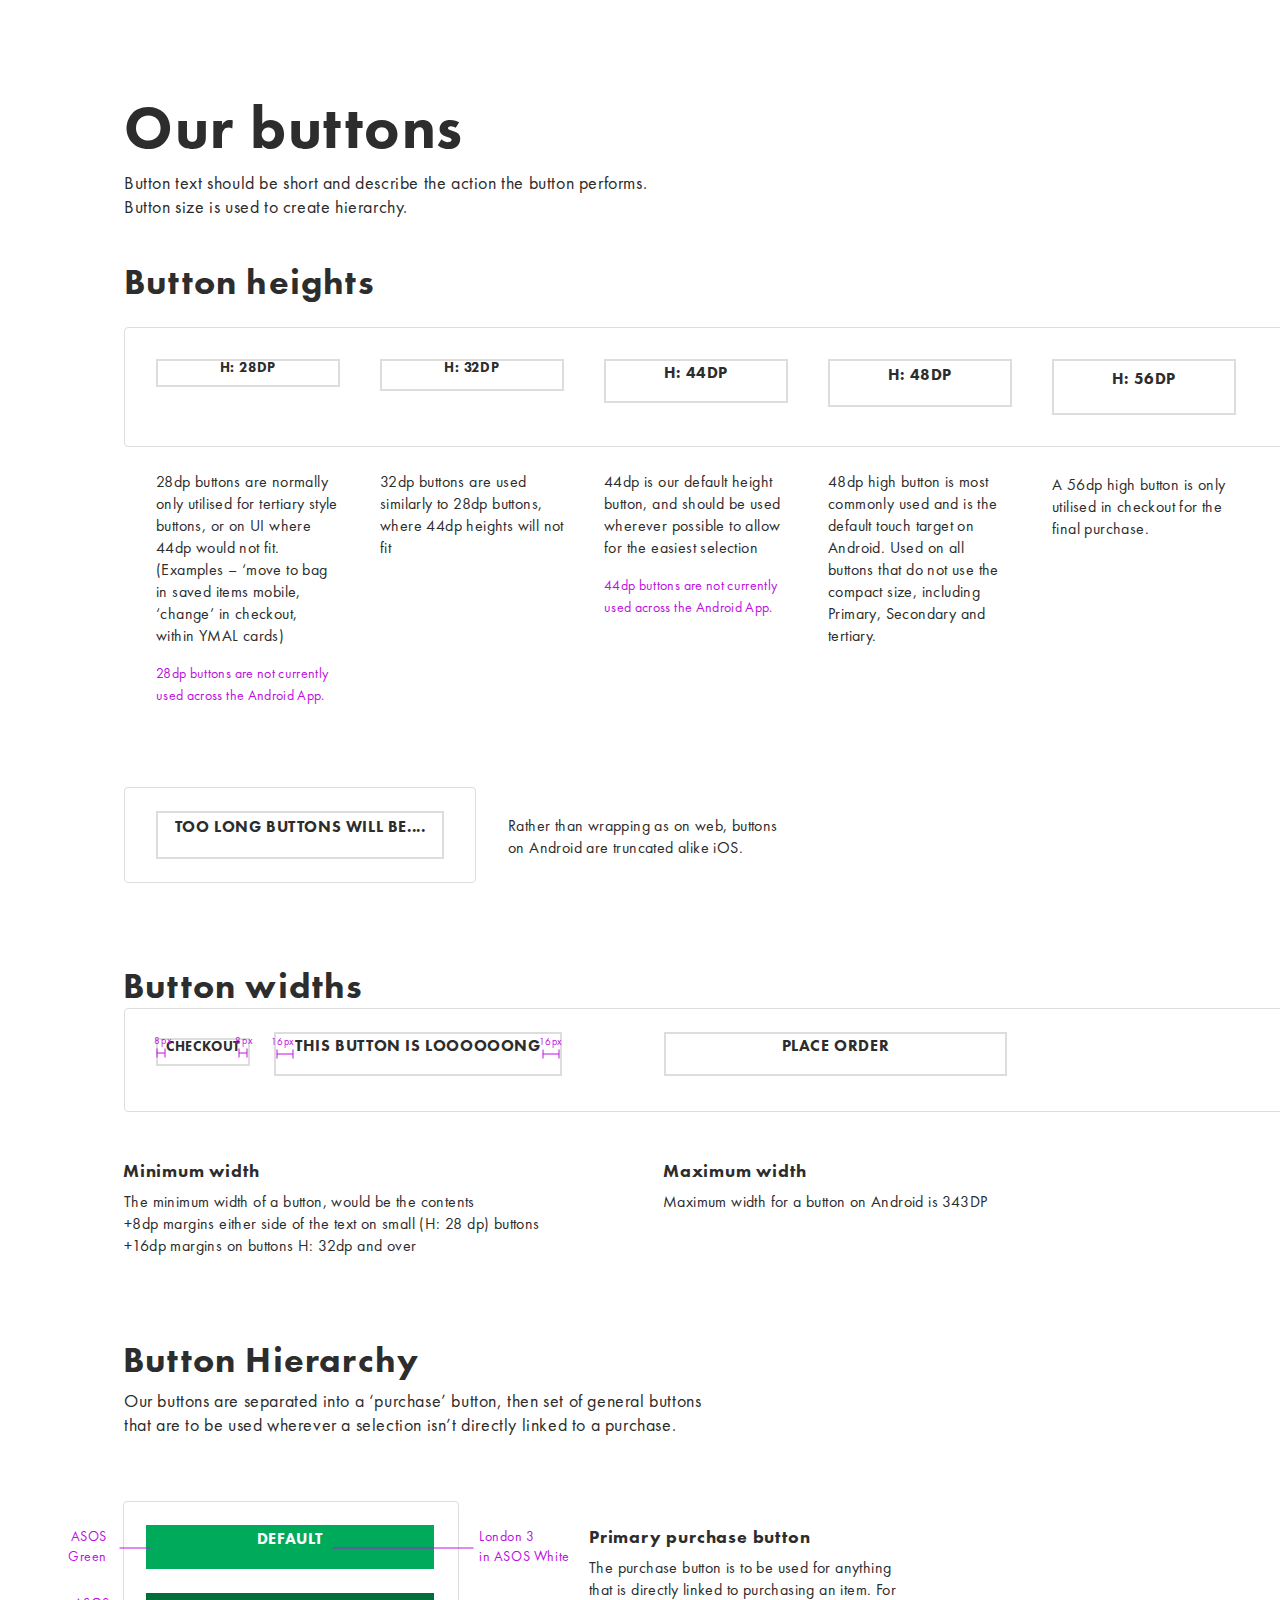
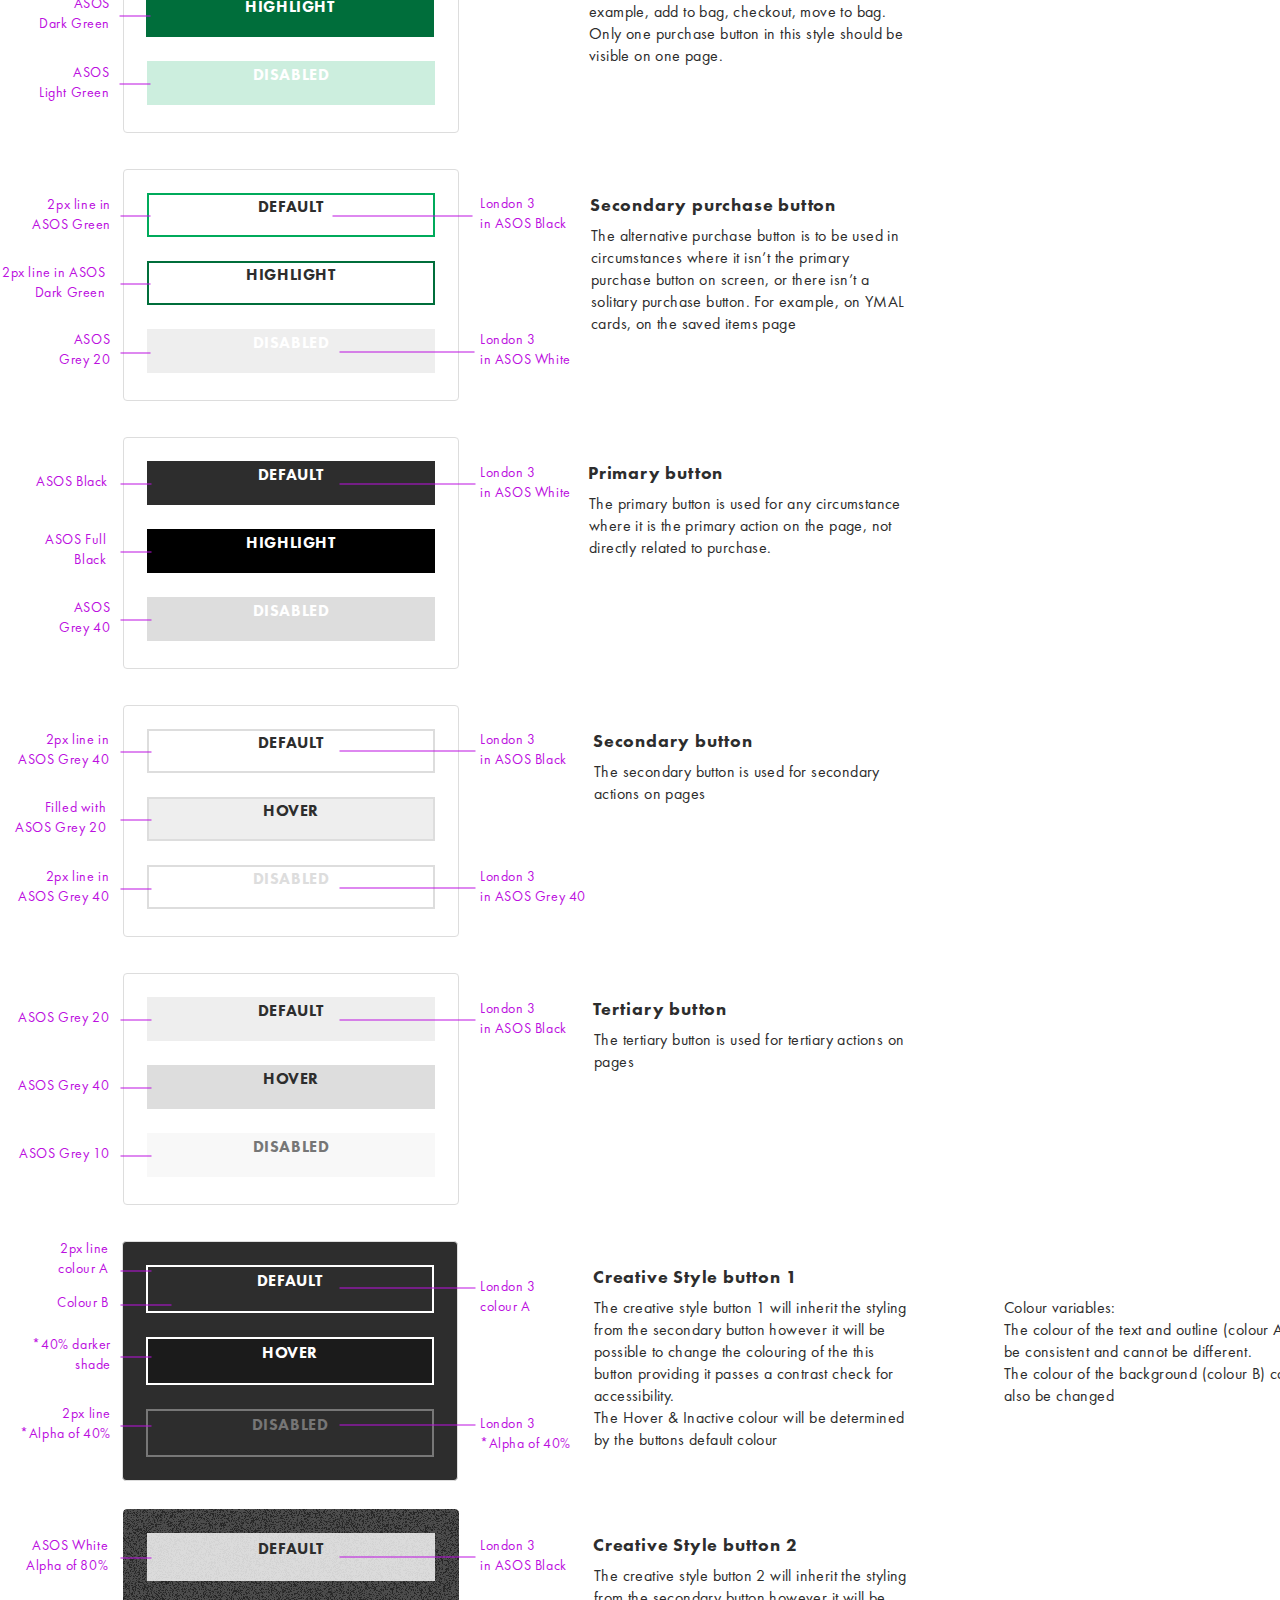
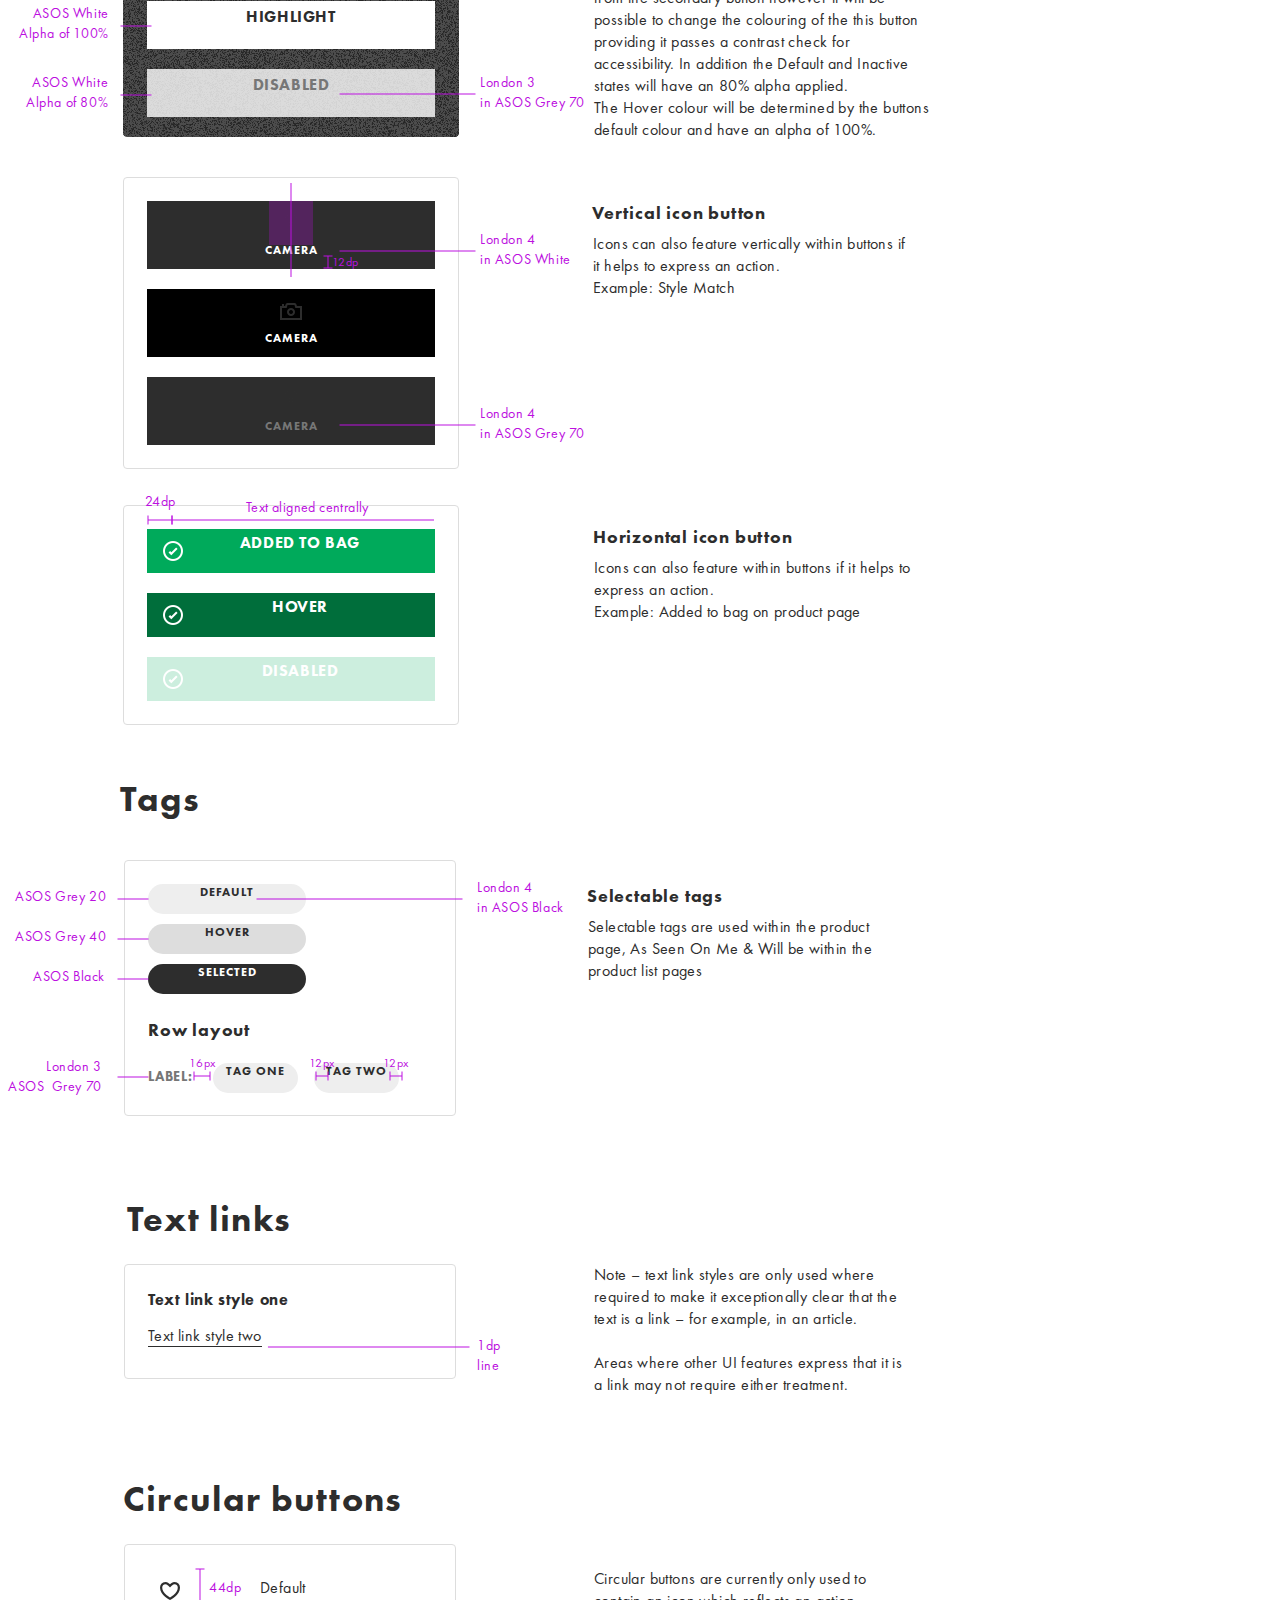
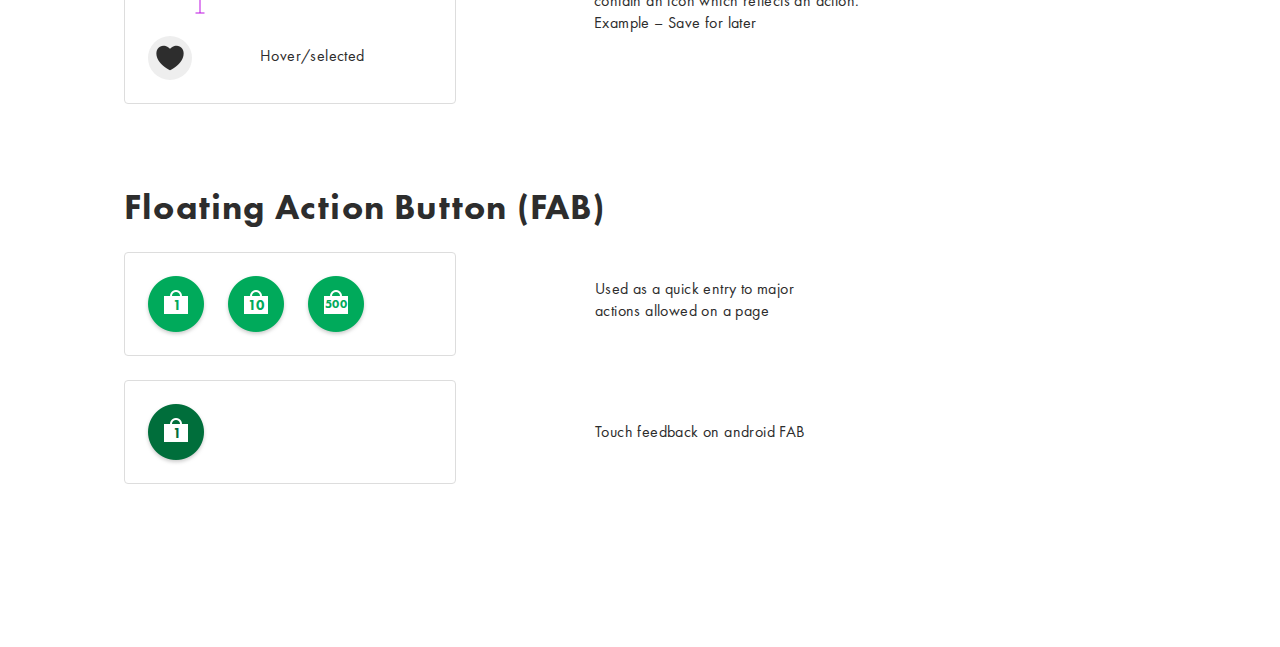
<file: buttonsandroid/buttonsandroid.html>
<!DOCTYPE html>
<html>
    <head>
        <link href="./img/favicon.png" rel="shortcut icon"/>
        <meta charset="utf-8"/>
        <meta content="width=1440px, maximum-scale=1.0" name="viewport"/>
        <link href="./css/buttonsAndroid.css" rel="stylesheet" type="text/css"/>
        <meta content="Launchpad by Anima" name="author">
        </meta>
    </head>
    <body style="margin: 0;
 background: rgba(255, 255, 255, 1.0);">
        <input id="anPageName" name="page" type="hidden" value="buttonsandroid"/>
        <form action="none" class="buttonsandroid" method="post" name="none">
            <div style="width: 1440px; height: 100%; position:relative; margin:auto;">
                <div class="fab">
                    <div class="floatingactionbutt">
                        Floating Action Button (FAB)
                    </div>
                    <div class="buttonsfabtouchfeedback">
                        <div class="touchfeedbackonan">
                            Touch feedback on android FAB
                        </div>
                        <div class="bgtablecopy2">
                        </div>
                        <div class="androidbuttonsfabbag1itemtouchfeedback">
                            <img anima-src="./img/buttons--android-fab@2x.png" class="fab1" src="[data-uri]"/>
                            <img anima-src="./img/buttons--android-bag@2x.png" class="bag" src="[data-uri]"/>
                            <div class="a1">
                                1
                            </div>
                        </div>
                    </div>
                    <div class="itemcount">
                        <div class="usedasaquickentr">
                            Used as a quick entry to major<br />actions allowed on a page
                        </div>
                        <div class="bgtablecopy">
                        </div>
                        <div class="androidbuttonsfabbag500items">
                            <img anima-src="./img/buttons--android-fab 3@2x.png" class="fab1" src="[data-uri]"/>
                            <img anima-src="./img/buttons--android-bag 2.png" class="bag" src="[data-uri]"/>
                            <div class="a500">
                                <span class="span1">50</span><span class="span2">0</span>
                            </div>
                        </div>
                        <div class="androidbuttonsfabbag10items">
                            <img anima-src="./img/buttons--android-fab 3@2x.png" class="fab1" src="[data-uri]"/>
                            <img anima-src="./img/buttons--android-bag 2.png" class="bag" src="[data-uri]"/>
                            <div class="a10">
                                10
                            </div>
                        </div>
                        <div class="androidbuttonsfabbag1item">
                            <img anima-src="./img/buttons--android-fab 3@2x.png" class="fab1" src="[data-uri]"/>
                            <img anima-src="./img/buttons--android-bag 3@2x.png" class="bag" src="[data-uri]"/>
                            <div class="a1">
                                1
                            </div>
                        </div>
                    </div>
                </div>
                <div class="circularbuttons">
                    <div class="circularbuttons1">
                        Circular buttons
                    </div>
                    <div class="bgtablecopy">
                    </div>
                    <div class="default">
                        Default
                    </div>
                    <div class="hoverselected">
                        Hover/selected
                    </div>
                    <div class="circularbuttonsare">
                        Circular buttons are currently only used to contain an icon which reflects an action. <br />Example – Save for later
                    </div>
                    <div class="buttonscircularbuttonssaveforlaterselected">
                        <div class="background">
                        </div>
                        <div class="buttonscircularbuttonssaveforlaterselected1">
                            <div class="rectangle2copy">
                            </div>
                            <div class="iconsproductsavedforlater">
                                <img anima-src="./img/buttons--android-iconsproductsaved-for-later@2x.png" class="iconsproductsavedforlater1" src="[data-uri]"/>
                            </div>
                        </div>
                    </div>
                    <div class="buttonscircularbuttonssaveforlaterdefault">
                        <div class="background">
                        </div>
                        <div class="buttonscircularbuttonssaveforlaterdefault1">
                            <div class="rectangle2copy">
                            </div>
                            <div class="iconsproductsaveforlater">
                                <div class="background1">
                                </div>
                                <img anima-src="./img/buttons--android-webiconsproductsave-for-later.png" class="webiconsproductsaveforlater" src="[data-uri]"/>
                            </div>
                        </div>
                    </div>
                    <div class="markup">
                        <img anima-src="./img/buttons--android-line-copy@2x.png" class="linecopy" src="[data-uri]"/>
                        <div class="a44dp">
                            44dp
                        </div>
                    </div>
                </div>
                <div class="textlinks">
                    <div class="bgtablecopy">
                    </div>
                    <div class="noteu2013textlinksty">
                        Note – text link styles are only used where required to make it exceptionally clear that the text is a link – for example, in an article. <br /><br />Areas where other UI features express that it is a link may not require either treatment.
                    </div>
                    <div class="examples">
                        <div class="a2">
                            <div class="default">
                                <img anima-src="./img/buttons--android-line@2x.png" class="line" src="[data-uri]"/>
                                <div class="textlinkstyletwo">
                                    Text link style two
                                </div>
                            </div>
                        </div>
                        <div class="a1">
                            <div class="textlinkstyleone">
                                Text link style one
                            </div>
                        </div>
                    </div>
                    <div class="textlinks1">
                        Text links
                    </div>
                    <div class="markup">
                        <div class="a1dpline">
                            1dp line
                        </div>
                        <img anima-src="./img/buttons--android-line-3-copy-21@2x.png" class="line3copy21" src="[data-uri]"/>
                    </div>
                </div>
                <div class="tags">
                    <div class="tags2">
                        <div class="selectabletags">
                            Selectable tags
                        </div>
                        <div class="selectabletagsare">
                            Selectable tags are used within the product page, As Seen On Me &amp; Will be within the product list pages
                        </div>
                        <div class="bgtablecopy">
                        </div>
                        <div class="row">
                            <div class="example">
                                <div class="buttonstagsdefault2">
                                    <div class="rectangle891">
                                    </div>
                                    <div class="default">
                                        TAG TWO
                                    </div>
                                </div>
                                <div class="buttonstagsdefault1">
                                    <div class="rectangle891">
                                    </div>
                                    <div class="default">
                                        TAG ONE
                                    </div>
                                </div>
                                <div class="label">
                                    LABEL:
                                </div>
                            </div>
                            <div class="rowlayout">
                                Row layout
                            </div>
                            <div class="markup1">
                            </div>
                        </div>
                        <div class="buttonstagsselected">
                            <div class="rectangle891">
                            </div>
                            <div class="selected">
                                SELECTED
                            </div>
                        </div>
                        <div class="buttonstagshover">
                            <div class="rectangle891">
                            </div>
                            <div class="hover">
                                HOVER
                            </div>
                        </div>
                        <div class="buttonstagsdefault">
                            <div class="rectangle891">
                            </div>
                            <div class="default">
                                DEFAULT
                            </div>
                        </div>
                    </div>
                    <div class="markup">
                        <img anima-src="./img/buttons--android-line-2 1@2x.png" class="line22" src="[data-uri]"/>
                        <div class="a12px">
                            12px
                        </div>
                        <img anima-src="./img/buttons--android-line-2-copy-3@2x.png" class="line2copy" src="[data-uri]"/>
                        <div class="a16px">
                            16px
                        </div>
                        <img anima-src="./img/buttons--android-line-2 1@2x.png" class="line211" src="[data-uri]"/>
                        <div class="a12px1">
                            12px
                        </div>
                        <div class="asosgrey20">
                            ASOS Grey 20
                        </div>
                        <img anima-src="./img/buttons--android-line-3-copy-18@2x.png" class="line3copy21" src="[data-uri]"/>
                        <div class="asosgrey40">
                            ASOS Grey 40
                        </div>
                        <img anima-src="./img/buttons--android-line-3-copy-18@2x.png" class="line3copy22" src="[data-uri]"/>
                        <div class="asosblack">
                            ASOS Black
                        </div>
                        <img anima-src="./img/buttons--android-line-3-copy-18@2x.png" class="line3copy23" src="[data-uri]"/>
                        <div class="london3asosgrey7">
                            London 3<br />ASOS  Grey 70
                        </div>
                        <img anima-src="./img/buttons--android-line-3-copy-18@2x.png" class="line3copy24" src="[data-uri]"/>
                        <div class="london4inasosbla">
                            London 4 <br />in ASOS Black
                        </div>
                        <img anima-src="./img/buttons--android-line-3-copy-20@2x.png" class="line3copy20" src="[data-uri]"/>
                    </div>
                    <div class="tags1">
                        Tags
                    </div>
                </div>
                <div class="horizontaliconbuttons">
                    <div class="bgtablecopy">
                    </div>
                    <div class="buttonshorizontalicondisabled">
                        <div class="bg">
                        </div>
                        <div class="disabled">
                            DISABLED
                        </div>
                        <div class="iconsgeneraltickincircle">
                            <div class="background">
                            </div>
                            <img anima-src="./img/buttons--android-webiconsgeneraltick-in-circle 1@2x.png" class="webiconsgeneraltickincircle" src="[data-uri]"/>
                        </div>
                    </div>
                    <div class="buttonshorizontaliconhover">
                        <div class="bg">
                        </div>
                        <div class="hover">
                            HOVER
                        </div>
                        <div class="iconsgeneraltickincircle">
                            <div class="background">
                            </div>
                            <img anima-src="./img/buttons--android-webiconsgeneraltick-in-circle 1@2x.png" class="webiconsgeneraltickincircle" src="[data-uri]"/>
                        </div>
                    </div>
                    <div class="buttonshorizontalicondefault">
                        <div class="bg">
                        </div>
                        <div class="addedtobag">
                            ADDED TO BAG
                        </div>
                        <div class="iconsgeneraltickincircle">
                            <div class="background">
                            </div>
                            <img anima-src="./img/buttons--android-webiconsgeneraltick-in-circle 1@2x.png" class="webiconsgeneraltickincircle" src="[data-uri]"/>
                        </div>
                    </div>
                    <div class="markup">
                        <img anima-src="./img/buttons--android-line 1@2x.png" class="line" src="[data-uri]"/>
                        <div class="textalignedcentral">
                            Text aligned centrally
                        </div>
                        <div class="a24dp">
                            24dp
                        </div>
                        <img anima-src="./img/buttons--android-line-2 2@2x.png" class="line22" src="[data-uri]"/>
                    </div>
                    <div class="horizontaliconbutt">
                        Horizontal icon button
                    </div>
                    <div class="iconscanalsofeatu">
                        Icons can also feature within buttons if it helps to express an action. <br />Example: Added to bag on product page
                    </div>
                </div>
                <div class="verticaliconbuttons">
                    <div class="iconscanalsofeatu">
                        Icons can also feature vertically within buttons if it helps to express an action.<br />Example: Style Match
                    </div>
                    <div class="verticaliconbutton">
                        Vertical icon button
                    </div>
                    <div class="bgtable1">
                    </div>
                    <div class="buttonsverticalicondisabled">
                        <div class="buttonsverticalicondisabled1">
                            <div class="bg">
                            </div>
                            <div class="iconsdevicescamera">
                                <div class="background">
                                </div>
                                <img anima-src="./img/buttons--android-webiconsdevicescamera 1.png" class="webiconsdevicescamera" src="[data-uri]"/>
                            </div>
                            <div class="addtobag">
                                CAMERA
                            </div>
                        </div>
                    </div>
                    <div class="buttonsverticaliconhover">
                        <div class="buttonsverticaliconhover1">
                            <div class="bg">
                            </div>
                            <div class="iconsdevicescamera">
                                <div class="background">
                                </div>
                                <img anima-src="./img/buttons--android-webiconsdevicescamera 1.png" class="webiconsdevicescamera" src="[data-uri]"/>
                            </div>
                            <div class="addtobag">
                                CAMERA
                            </div>
                        </div>
                    </div>
                    <div class="buttonsverticalicondefault">
                        <div class="buttonsverticalicondefault1">
                            <div class="bg">
                            </div>
                            <div class="iconsdevicescamera">
                                <div class="background">
                                </div>
                                <img anima-src="./img/buttons--android-webiconsdevicescamera 1.png" class="webiconsdevicescamera" src="[data-uri]"/>
                            </div>
                            <div class="addtobag">
                                CAMERA
                            </div>
                        </div>
                    </div>
                    <div class="markup">
                        <div class="rectangle3">
                        </div>
                        <img anima-src="./img/buttons--android-line 2@2x.png" class="line" src="[data-uri]"/>
                        <div class="london4inasoswhi">
                            London 4<br />in ASOS White
                        </div>
                        <img anima-src="./img/buttons--android-line-3-copy-14@2x.png" class="line3copy28" src="[data-uri]"/>
                        <div class="london4inasosgre">
                            London 4<br />in ASOS Grey 70
                        </div>
                        <img anima-src="./img/buttons--android-line-3-copy-14@2x.png" class="line3copy29" src="[data-uri]"/>
                        <img anima-src="./img/buttons--android-line-2 3@2x.png" class="line22" src="[data-uri]"/>
                        <div class="a12dp">
                            12dp
                        </div>
                    </div>
                </div>
                <div class="creativebutton2">
                    <div class="thecreativestyleb">
                        The creative style button 2 will inherit the styling from the secondary button however it will be possible to change the colouring of the this button providing it passes a contrast check for accessibility. In addition the Default and Inactive states will have an 80% alpha applied.<br />The Hover colour will be determined by the buttons default colour and have an alpha of 100%.
                    </div>
                    <div class="creativestylebutto">
                        Creative Style button 2
                    </div>
                    <img anima-src="./img/buttons--android-bgtable.png" class="bgtable1" src="[data-uri]"/>
                    <div class="androidbuttonscreative248heightdisabled">
                        <div class="background">
                        </div>
                        <div class="disabled">
                            DISABLED
                        </div>
                    </div>
                    <div class="androidbuttonscreative248heighthighlight">
                        <div class="background">
                        </div>
                        <div class="highlight">
                            HIGHLIGHT
                        </div>
                    </div>
                    <div class="androidbuttonscreative248heightdefault">
                        <div class="background">
                        </div>
                        <div class="default">
                            DEFAULT
                        </div>
                    </div>
                    <div class="markup">
                        <div class="asoswhitealphaof">
                            ASOS White<br />Alpha of 80%
                        </div>
                        <img anima-src="./img/buttons--android-line-3-copy-18@2x.png" class="line3copy11" src="[data-uri]"/>
                        <div class="asoswhitealphaof1">
                            ASOS White<br />Alpha of 80%
                        </div>
                        <img anima-src="./img/buttons--android-line-3-copy-18@2x.png" class="line3copy15" src="[data-uri]"/>
                        <div class="asoswhitealphaof2">
                            ASOS White<br />Alpha of 100%
                        </div>
                        <img anima-src="./img/buttons--android-line-3-copy-18@2x.png" class="line3copy12" src="[data-uri]"/>
                        <div class="london3inasosgre">
                            London 3 <br />in ASOS Grey 70
                        </div>
                        <img anima-src="./img/buttons--android-line-3-copy-14@2x.png" class="line3copy13" src="[data-uri]"/>
                        <div class="london3inasosbla">
                            London 3 <br />in ASOS Black
                        </div>
                        <img anima-src="./img/buttons--android-line-3-copy-14@2x.png" class="line3copy14" src="[data-uri]"/>
                    </div>
                </div>
                <div class="creativebutton1">
                    <div class="thecreativestyleb">
                        The creative style button 1 will inherit the styling from the secondary button however it will be possible to change the colouring of the this button providing it passes a contrast check for accessibility.<br />The Hover &amp; Inactive colour will be determined by the buttons default colour
                    </div>
                    <div class="colourvariablesth">
                        Colour variables:<br />The colour of the text and outline (colour A) will be consistent and cannot be different.<br />The colour of the background (colour B) can also be changed
                    </div>
                    <div class="creativestylebutto">
                        Creative Style button 1
                    </div>
                    <div class="bgtable1">
                    </div>
                    <div class="buttonscreative144heightdisabled">
                        <div class="backgroundcopy4">
                        </div>
                        <div class="disabled">
                            DISABLED
                        </div>
                    </div>
                    <div class="buttonscreative144heighthover">
                        <div class="backgroundcopy">
                        </div>
                        <div class="hover">
                            HOVER
                        </div>
                    </div>
                    <div class="buttonscreative144heightdefault">
                        <div class="background">
                        </div>
                        <div class="default">
                            DEFAULT
                        </div>
                    </div>
                    <div class="markup">
                        <div class="a2pxlinecoloura">
                            2px line<br />colour A
                        </div>
                        <img anima-src="./img/buttons--android-line-3-copy-18@2x.png" class="line3copy11" src="[data-uri]"/>
                        <div class="colourb">
                            Colour B
                        </div>
                        <img anima-src="./img/buttons--android-line-3-copy-11 2@2x.png" class="line3copy111" src="[data-uri]"/>
                        <div class="a2pxlinealphaof4">
                            2px line <br />*Alpha of 40%
                        </div>
                        <img anima-src="./img/buttons--android-line-3-copy-18@2x.png" class="line3copy15" src="[data-uri]"/>
                        <div class="a40darkershade">
                            *40% darker shade
                        </div>
                        <img anima-src="./img/buttons--android-line-3-copy-18@2x.png" class="line3copy12" src="[data-uri]"/>
                        <div class="london3alphaof4">
                            London 3<br />*Alpha of 40%
                        </div>
                        <img anima-src="./img/buttons--android-line-3-copy-14@2x.png" class="line3copy13" src="[data-uri]"/>
                        <div class="london3coloura">
                            London 3<br />colour A
                        </div>
                        <img anima-src="./img/buttons--android-line-3-copy-14@2x.png" class="line3copy14" src="[data-uri]"/>
                    </div>
                </div>
                <div class="buttonhierarchy">
                    <div class="tertiarybuttons">
                        <div class="thetertiarybutton">
                            The tertiary button is used for tertiary actions on pages
                        </div>
                        <div class="tertiarybutton">
                            Tertiary button
                        </div>
                        <div class="bgtable1">
                        </div>
                        <div class="buttonstertiary44heightdisabled">
                            <div class="backgroundcopy6">
                            </div>
                            <div class="disabled">
                                DISABLED
                            </div>
                        </div>
                        <div class="buttonstertiary44heighthover">
                            <div class="backgroundcopy5">
                            </div>
                            <div class="hover">
                                HOVER
                            </div>
                        </div>
                        <div class="buttonstertiary44heightdefault">
                            <div class="background">
                            </div>
                            <div class="default">
                                DEFAULT
                            </div>
                        </div>
                    </div>
                    <div class="secondarybuttons">
                        <div class="thesecondarybutton">
                            The secondary button is used for secondary actions on pages
                        </div>
                        <div class="secondarybutton">
                            Secondary button
                        </div>
                        <div class="bgtable1">
                        </div>
                        <div class="buttonssecondary44heightdisabled">
                            <div class="backgroundcopy4">
                            </div>
                            <div class="disabled">
                                DISABLED
                            </div>
                        </div>
                        <div class="buttonssecondary44heighthover">
                            <div class="backgroundcopy">
                            </div>
                            <div class="hover">
                                HOVER
                            </div>
                        </div>
                        <div class="buttonssecondary44heightdefault2">
                            <div class="background">
                            </div>
                            <div class="default">
                                DEFAULT
                            </div>
                        </div>
                    </div>
                    <div class="primarybuttons">
                        <div class="theprimarybuttoni">
                            The primary button is used for any circumstance where it is the primary action on the page, not directly related to purchase.
                        </div>
                        <div class="primarybutton">
                            Primary button
                        </div>
                        <div class="bgtable1">
                        </div>
                        <div class="buttonsprimarydisabled">
                            <div class="backgroundcopy3">
                            </div>
                            <div class="disabled">
                                DISABLED
                            </div>
                        </div>
                        <div class="buttonsprimary44heighthover">
                            <div class="backgroundcopy2">
                            </div>
                            <div class="hover">
                                HIGHLIGHT
                            </div>
                        </div>
                        <div class="buttonsprimary44heightdefault">
                            <div class="background">
                            </div>
                            <div class="default">
                                DEFAULT
                            </div>
                        </div>
                    </div>
                    <div class="secondarypurchasebutton">
                        <div class="secondarypurchaseb">
                            Secondary purchase button
                        </div>
                        <div class="thealternativepurc">
                            The alternative purchase button is to be used in circumstances where it isn’t the primary purchase button on screen, or there isn’t a solitary purchase button. For example, on YMAL cards, on the saved items page
                        </div>
                        <div class="bgtable1">
                        </div>
                        <div class="buttonspurchasesecondary44heightdisabled">
                            <div class="backgroundcopy4">
                            </div>
                            <div class="disabled">
                                DISABLED
                            </div>
                        </div>
                        <div class="buttonspurchasesecondary44heighthover">
                            <div class="backgroundcopy">
                            </div>
                            <div class="hover">
                                HIGHLIGHT
                            </div>
                        </div>
                        <div class="buttonspurchasesecondary44heightdefault">
                            <div class="background">
                            </div>
                            <div class="default">
                                DEFAULT
                            </div>
                        </div>
                    </div>
                    <div class="primarypurchasebutton">
                        <div class="thepurchasebutton">
                            The purchase button is to be used for anything that is directly linked to purchasing an item. For example, add to bag, checkout, move to bag. Only one purchase button in this style should be visible on one page.
                        </div>
                        <div class="primarypurchasebut">
                            Primary purchase button
                        </div>
                        <div class="bgtable1">
                        </div>
                        <div class="buttonspurchaseprimary44heightdisabled">
                            <div class="background">
                            </div>
                            <div class="disabled">
                                DISABLED
                            </div>
                        </div>
                        <div class="webbuttonspurchaseprimary44heighthover">
                            <div class="background">
                            </div>
                            <div class="hover">
                                HIGHLIGHT
                            </div>
                        </div>
                        <div class="webbuttonspurchaseprimary44heightdefault">
                            <div class="background">
                            </div>
                            <div class="addtobag">
                                DEFAULT
                            </div>
                        </div>
                    </div>
                    <div class="markup">
                        <div class="a2pxlineinasosgre">
                            2px line in <br />ASOS Green
                        </div>
                        <div class="a2pxlineinasosdar">
                            2px line in ASOS <br />Dark Green
                        </div>
                        <div class="asosgrey20">
                            ASOS <br />Grey 20
                        </div>
                        <div class="london3inasosbla">
                            London 3 <br />in ASOS Black
                        </div>
                        <img anima-src="./img/buttons--android-line-3@2x.png" class="line3" src="[data-uri]"/>
                        <img anima-src="./img/buttons--android-line-3-copy-18@2x.png" class="line3copy2" src="[data-uri]"/>
                        <div class="asosblack">
                            ASOS Black
                        </div>
                        <img anima-src="./img/buttons--android-line-3-copy-18@2x.png" class="line3copy8" src="[data-uri]"/>
                        <div class="asosfullblack">
                            ASOS Full <br />Black
                        </div>
                        <img anima-src="./img/buttons--android-line-3-copy-18@2x.png" class="line3copy9" src="[data-uri]"/>
                        <div class="asosgrey40">
                            ASOS <br />Grey 40
                        </div>
                        <img anima-src="./img/buttons--android-line-3-copy-18@2x.png" class="line3copy10" src="[data-uri]"/>
                        <div class="a2pxlineinasosgre1">
                            2px line in <br />ASOS Grey 40
                        </div>
                        <img anima-src="./img/buttons--android-line-3-copy-18@2x.png" class="line3copy11" src="[data-uri]"/>
                        <div class="asosgrey201">
                            ASOS Grey 20
                        </div>
                        <img anima-src="./img/buttons--android-line-3-copy-18@2x.png" class="line3copy16" src="[data-uri]"/>
                        <div class="asosgrey401">
                            ASOS Grey 40
                        </div>
                        <img anima-src="./img/buttons--android-line-3-copy-18@2x.png" class="line3copy18" src="[data-uri]"/>
                        <div class="asosgrey10">
                            ASOS Grey 10
                        </div>
                        <img anima-src="./img/buttons--android-line-3-copy-18@2x.png" class="line3copy19" src="[data-uri]"/>
                        <div class="a2pxlineinasosgrecopy">
                            2px line in <br />ASOS Grey 40
                        </div>
                        <img anima-src="./img/buttons--android-line-3-copy-18@2x.png" class="line3copy15" src="[data-uri]"/>
                        <div class="filledwithasosgre">
                            Filled with <br />ASOS Grey 20
                        </div>
                        <img anima-src="./img/buttons--android-line-3-copy-18@2x.png" class="line3copy12" src="[data-uri]"/>
                        <img anima-src="./img/buttons--android-line-3-copy-18@2x.png" class="line3copy3" src="[data-uri]"/>
                        <img anima-src="./img/buttons--android-line-3-copy-18@2x.png" class="line3copy4" src="[data-uri]"/>
                        <div class="london3inasoswhi">
                            London 3 <br />in ASOS White
                        </div>
                        <img anima-src="./img/buttons--android-line-3-copy-14@2x.png" class="line3copy" src="[data-uri]"/>
                        <div class="london3inasoswhicopy">
                            London 3 <br />in ASOS White
                        </div>
                        <img anima-src="./img/buttons--android-line-3-copy-14@2x.png" class="line3copy7" src="[data-uri]"/>
                        <div class="london3inasosgre">
                            London 3 <br />in ASOS Grey 40
                        </div>
                        <img anima-src="./img/buttons--android-line-3-copy-14@2x.png" class="line3copy13" src="[data-uri]"/>
                        <div class="london3inasosbla1">
                            London 3 <br />in ASOS Black
                        </div>
                        <img anima-src="./img/buttons--android-line-3-copy-14@2x.png" class="line3copy17" src="[data-uri]"/>
                        <div class="london3inasosbla2">
                            London 3 <br />in ASOS Black
                        </div>
                        <img anima-src="./img/buttons--android-line-3-copy-14@2x.png" class="line3copy14" src="[data-uri]"/>
                        <div class="london3inasoswhi1">
                            London 3 <br />in ASOS White
                        </div>
                        <img anima-src="./img/buttons--android-line-3@2x.png" class="line31" src="[data-uri]"/>
                        <div class="asosgreen">
                            ASOS <br />Green
                        </div>
                        <img anima-src="./img/buttons--android-line-3-copy-18@2x.png" class="line3copy21" src="[data-uri]"/>
                        <img anima-src="./img/buttons--android-line-3-copy-18@2x.png" class="line3copy5" src="[data-uri]"/>
                        <img anima-src="./img/buttons--android-line-3-copy-18@2x.png" class="line3copy6" src="[data-uri]"/>
                        <div class="asosdarkgreen">
                            ASOS <br />Dark Green
                        </div>
                        <div class="asoslightgreen">
                            ASOS <br />Light Green
                        </div>
                    </div>
                    <div class="ourbuttonsaresepa">
                        Our buttons are separated into a ‘purchase’ button, then set of general buttons that are to be used wherever a selection isn’t directly linked to a purchase.
                    </div>
                    <div class="buttonhierarchy1">
                        Button Hierarchy
                    </div>
                </div>
                <div class="buttonwidths">
                    <div class="maximumwidths">
                        <div class="maximumwidth">
                            Maximum width
                        </div>
                        <div class="maximumwidthfora">
                            Maximum width for a button on Android is 343DP
                        </div>
                    </div>
                    <div class="minimumwidths">
                        <div class="theminimumwidthof">
                            The minimum width of a button, would be the contents <br />+8dp margins either side of the text on small (H: 28 dp) buttons<br />+16dp margins on buttons H: 32dp and over
                        </div>
                        <div class="minimumwidth">
                            Minimum width
                        </div>
                    </div>
                    <div class="buttonwidths1">
                        Button widths
                    </div>
                </div>
                <div class="buttonheights">
                    <div class="longtext">
                        <div class="ratherthanwrapping">
                            Rather than wrapping as on web, buttons on Android are truncated alike iOS.
                        </div>
                        <div class="bgtable1">
                        </div>
                        <div class="buttonssecondary48heightdefault">
                            <div class="background">
                            </div>
                            <div class="default">
                                TOO LONG BUTTONS WILL BE....
                            </div>
                        </div>
                    </div>
                    <div class="a56notes">
                        <div class="a56dphighbuttoni">
                            A 56dp high button is only utilised in checkout for the final purchase.
                        </div>
                    </div>
                    <div class="a48notes">
                        <div class="a48dphighbuttonis">
                            48dp high button is most commonly used and is the default touch target on Android. Used on all buttons that do not use the compact size, including Primary, Secondary and tertiary.
                        </div>
                    </div>
                    <div class="a44notes">
                        <div class="a44dpisourdefault">
                            44dp is our default height button, and should be used wherever possible to allow for the easiest selection
                        </div>
                        <div class="a44dpbuttonsarenot">
                            44dp buttons are not currently used across the Android App.
                        </div>
                    </div>
                    <div class="a32notes">
                        <div class="a32dpbuttonsareuse">
                            32dp buttons are used similarly to 28dp buttons, where 44dp heights will not fit
                        </div>
                    </div>
                    <div class="a28notes">
                        <div class="a28dpbuttonsarenor">
                            28dp buttons are normally only utilised for tertiary style buttons, or on UI where 44dp would not fit. (Examples – ‘move to bag in saved items mobile, ‘change’ in checkout, within YMAL cards)
                        </div>
                        <div class="a28dpbuttonsarenot">
                            28dp buttons are not currently used across the Android App.
                        </div>
                    </div>
                    <div class="buttonexamples">
                        <div class="bgtable1">
                        </div>
                        <div class="buttonssecondary48heightdefault">
                            <div class="background">
                            </div>
                            <div class="default">
                                H: 56DP
                            </div>
                        </div>
                        <div class="buttonssecondary48heightdefault1">
                            <div class="background">
                            </div>
                            <div class="default">
                                H: 48DP
                            </div>
                        </div>
                        <div class="buttonssecondary44heightdefault2">
                            <div class="background">
                            </div>
                            <div class="default">
                                H: 44DP
                            </div>
                        </div>
                        <div class="buttonssecondary32heightdefault">
                            <div class="background">
                            </div>
                            <div class="default">
                                H: 32DP
                            </div>
                        </div>
                        <div class="buttonssecondary28heightdefault1">
                            <div class="background">
                            </div>
                            <div class="default">
                                H: 28DP
                            </div>
                        </div>
                    </div>
                    <div class="buttonheights1">
                        Button heights
                    </div>
                </div>
                <div class="categoryheaderweb">
                    <div class="ourbuttons">
                        Our buttons
                    </div>
                    <div class="buttontextshouldb">
                        Button text should be short and describe the action the button performs.<br />Button size is used to create hierarchy.
                    </div>
                </div>
                <div class="bgtable">
                </div>
                <div class="buttonssecondary44heightdefault">
                    <div class="background">
                    </div>
                    <div class="default">
                        PLACE ORDER
                    </div>
                </div>
                <div class="buttonssecondary44heightdefault1">
                    <div class="background">
                    </div>
                    <div class="default">
                        THIS BUTTON IS LOOOOOONG
                    </div>
                </div>
                <img anima-src="./img/buttons--android-line-2-copy-3@2x.png" class="line2copy3" src="[data-uri]"/>
                <div class="a16pxcopy2">
                    16px
                </div>
                <img anima-src="./img/buttons--android-line-2-copy-3@2x.png" class="line2copy2" src="[data-uri]"/>
                <div class="a16pxcopy">
                    16px
                </div>
                <div class="buttonssecondary28heightdefault">
                    <div class="background">
                    </div>
                    <div class="default">
                        CHECKOUT
                    </div>
                </div>
                <img anima-src="./img/buttons--android-line-2 5@2x.png" class="line2" src="[data-uri]"/>
                <div class="a8px">
                    8px
                </div>
                <img anima-src="./img/buttons--android-line-2 5@2x.png" class="line21" src="[data-uri]"/>
                <div class="a8px1">
                    8px
                </div>
            </div>
        </form>
        <!-- Scripts -->
        <script>
            anima_isHidden = function(e) {
                if (!(e instanceof HTMLElement)) return !1;
                if (getComputedStyle(e).display == "none") return !0; else if (e.parentNode && anima_isHidden(e.parentNode)) return !0;
                return !1;
            };
            anima_loadAsyncSrcForTag = function(tag) {
                var elements = document.getElementsByTagName(tag);
                var toLoad = [];
                for (var i = 0; i < elements.length; i++) {
                    var e = elements[i];
                    var src = e.getAttribute("src");
                    var loaded = (src != undefined && src.length > 0 && src != '[data-uri]');
                    if (loaded) continue;
                    var asyncSrc = e.getAttribute("anima-src");
                    if (asyncSrc == undefined || asyncSrc.length == 0) continue;
                    if (anima_isHidden(e)) continue;
                    toLoad.push(e);
                }
                toLoad.sort(function(a, b) {
                    return anima_getTop(a) - anima_getTop(b);
                });
                for (var i = 0; i < toLoad.length; i++) {
                    var e = toLoad[i];
                    var asyncSrc = e.getAttribute("anima-src");
                    e.setAttribute("src", asyncSrc);
                }
            };
            anima_pauseHiddenVideos = function(tag) {
                var elements = document.getElementsByTagName("video");
                for (var i = 0; i < elements.length; i++) {
                    var e = elements[i];
                    var isPlaying = !!(e.currentTime > 0 && !e.paused && !e.ended && e.readyState > 2);
                    var isHidden = anima_isHidden(e);
                    if (!isPlaying && !isHidden && e.getAttribute("autoplay") == "autoplay") {
                        e.play();
                    } else if (isPlaying && isHidden) {
                        e.pause();
                    }
                }
            };
            anima_loadAsyncSrc = function(tag) {
                anima_loadAsyncSrcForTag("img");
                anima_loadAsyncSrcForTag("iframe");
                anima_loadAsyncSrcForTag("video");
                anima_pauseHiddenVideos();
            };
            var anima_getTop = function(e) {
                var top = 0;
                do {
                    top += e.offsetTop || 0;
                    e = e.offsetParent;
                } while (e);
                return top;
            };
            anima_loadAsyncSrc();
            anima_old_onResize = window.onresize;
            anima_new_onResize = undefined;
            anima_updateOnResize = function() {
                if (anima_new_onResize == undefined || window.onresize != anima_new_onResize) {
                    anima_new_onResize = function(x) {
                        if (anima_old_onResize != undefined) anima_old_onResize(x);
                        anima_loadAsyncSrc();
                    };
                    window.onresize = anima_new_onResize;
                    setTimeout(function() {
                        anima_updateOnResize();
                    }, 3000);
                }
            };
            anima_updateOnResize();
            setTimeout(function() {
                anima_loadAsyncSrc();
            }, 200);
        </script>
        <!-- End of Scripts -->
    </body>
</html>
</file>
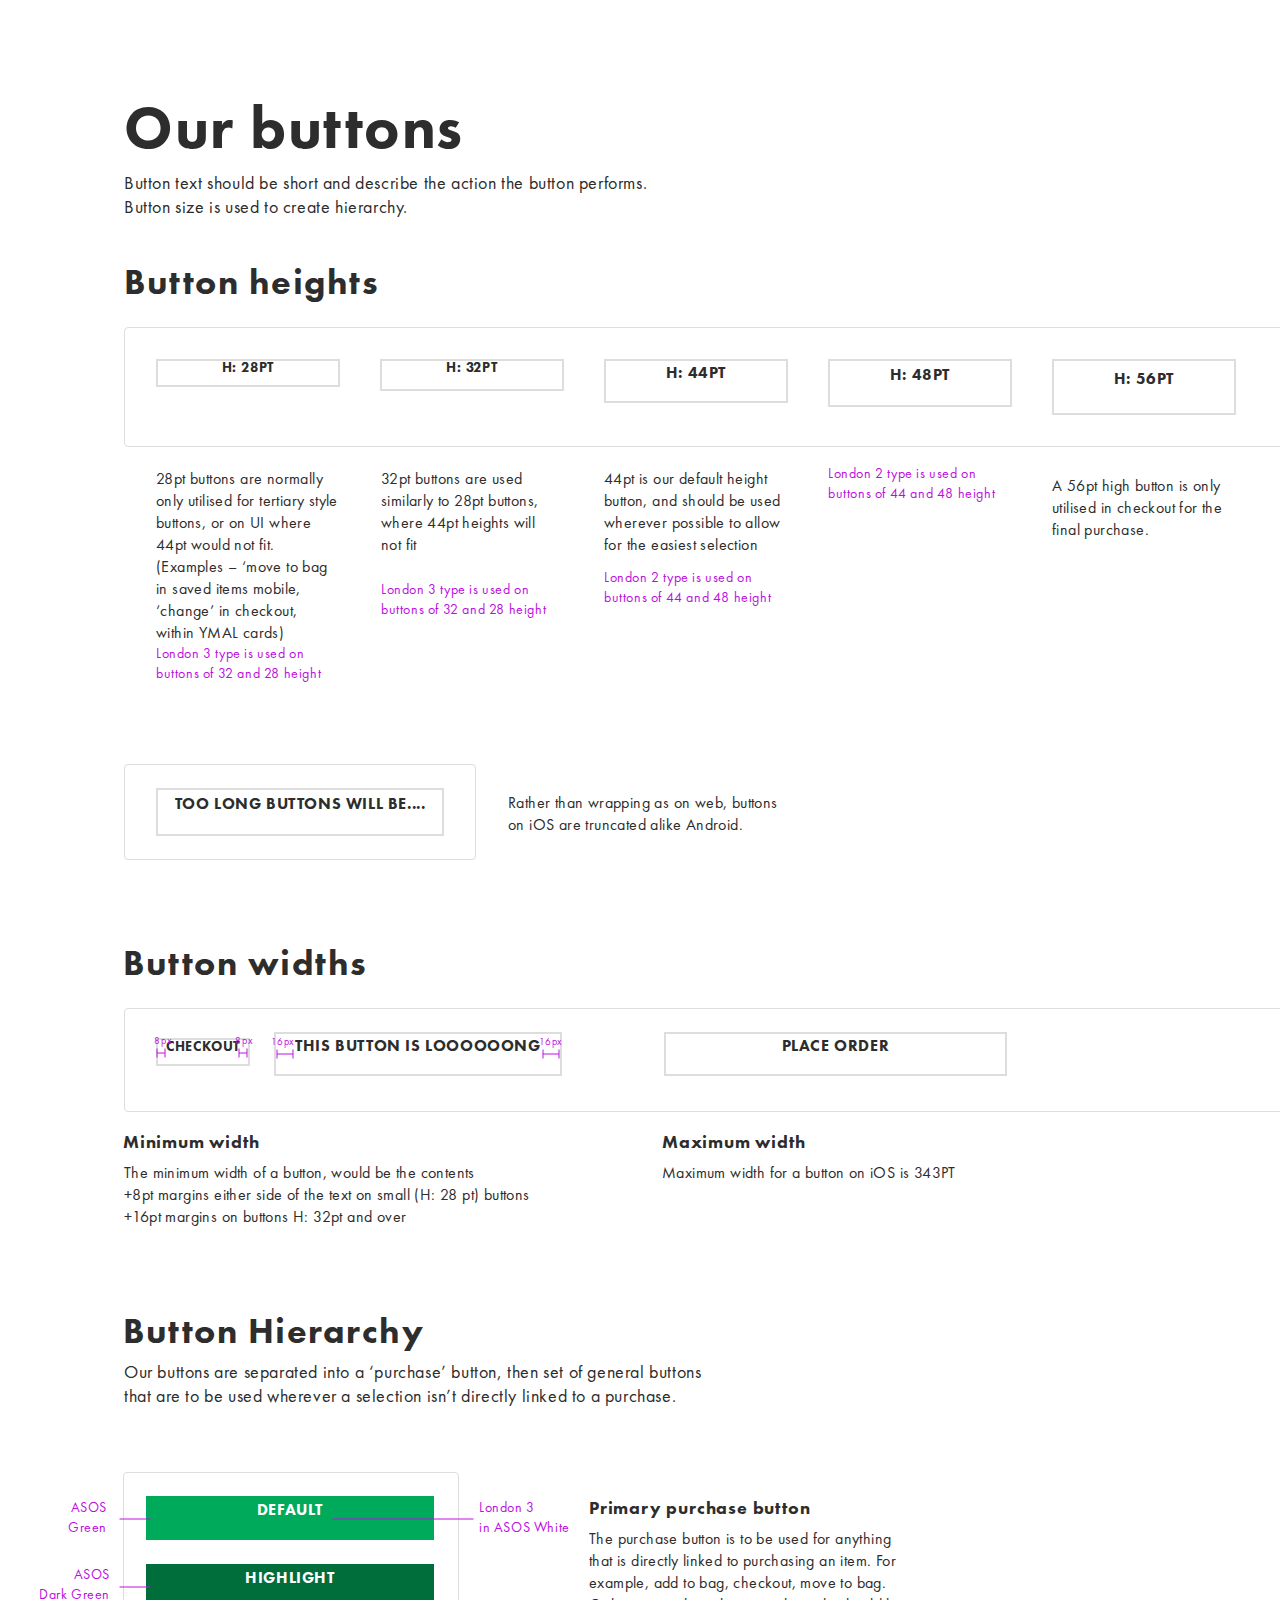
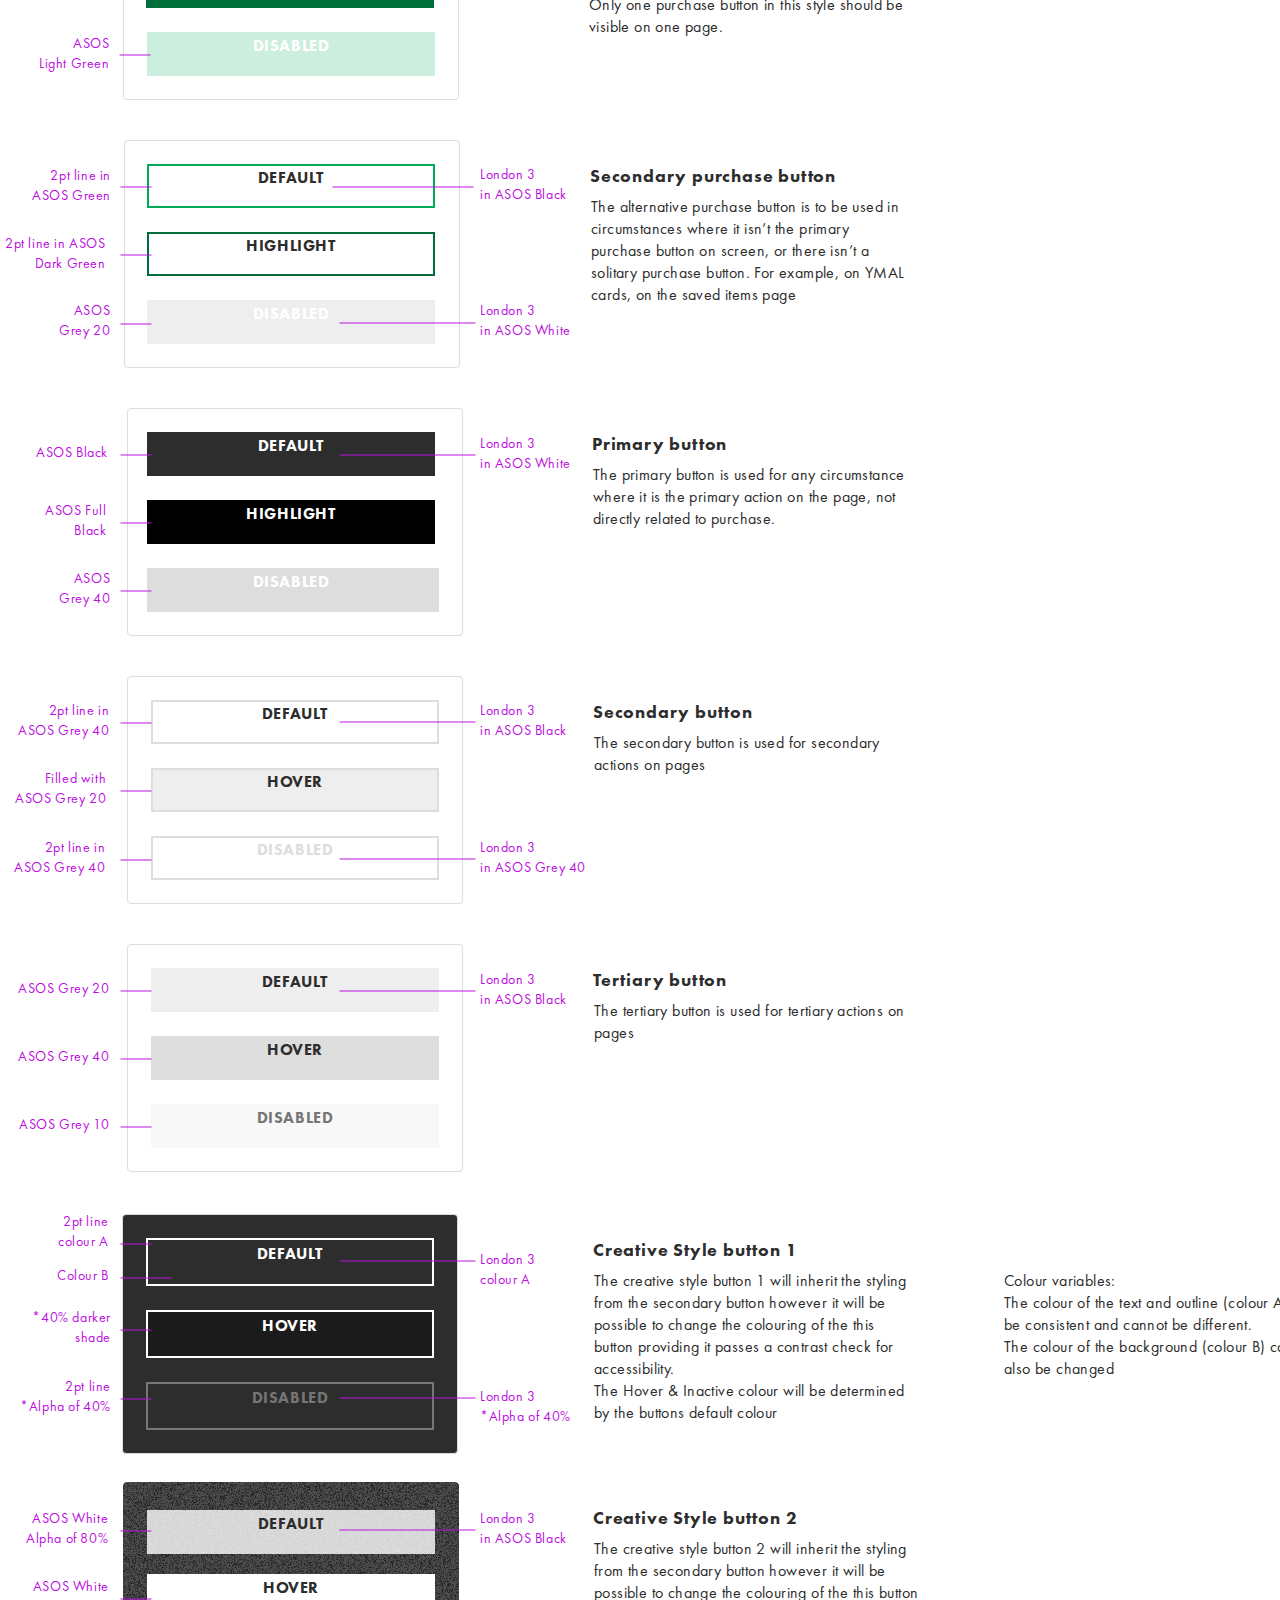
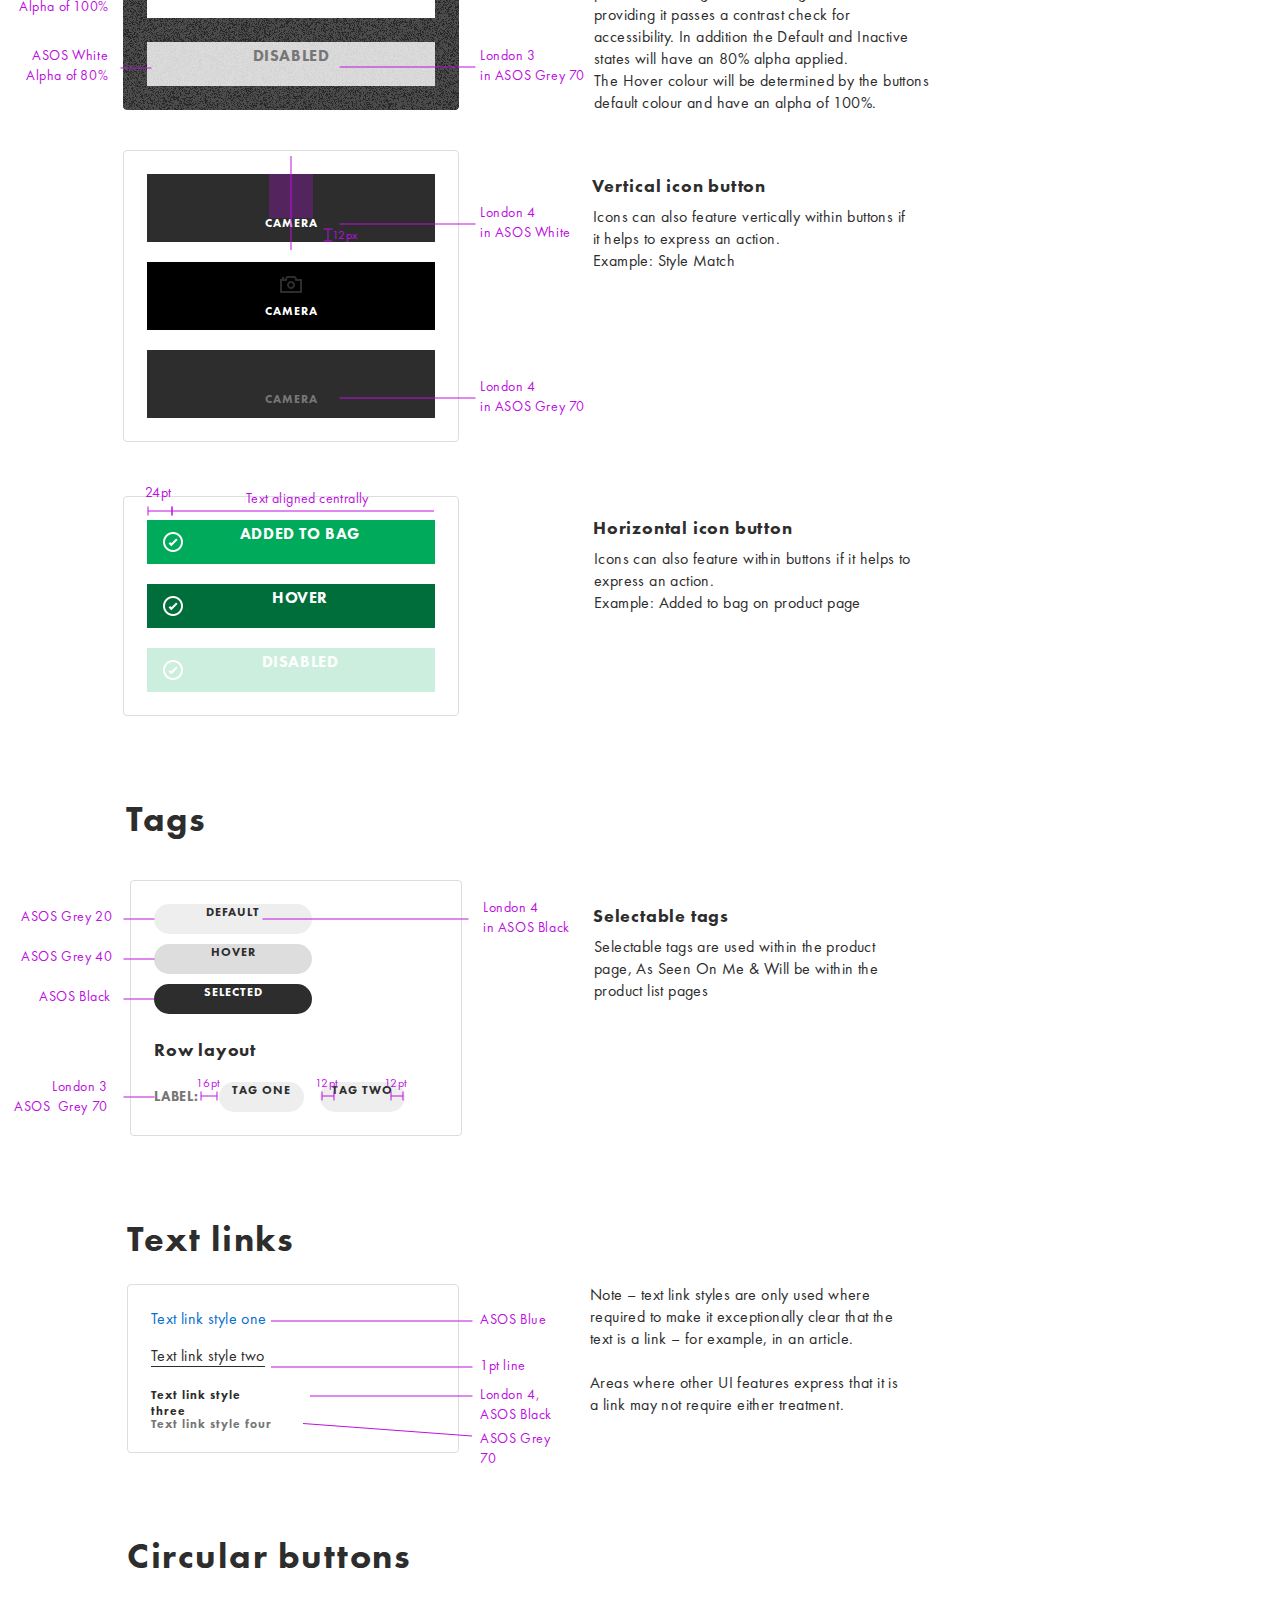
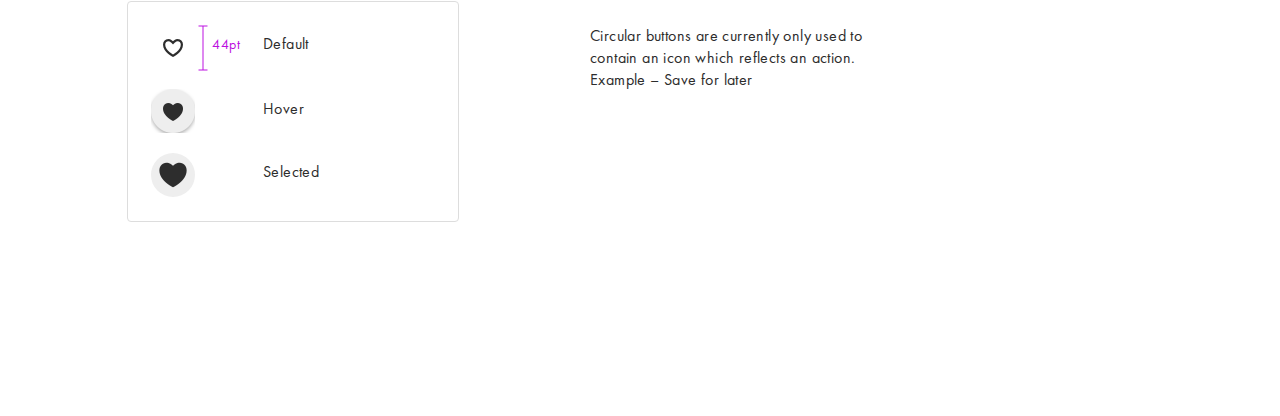
<file: buttonsios/buttonsios.html>
<!DOCTYPE html>
<html>
    <head>
        <link href="./img/favicon.png" rel="shortcut icon"/>
        <meta charset="utf-8"/>
        <meta content="width=1440px, maximum-scale=1.0" name="viewport"/>
        <link href="./css/buttonsIos.css" rel="stylesheet" type="text/css"/>
        <meta content="Launchpad by Anima" name="author">
        </meta>
    </head>
    <body style="margin: 0;
 background: rgba(255, 255, 255, 1.0);">
        <input id="anPageName" name="page" type="hidden" value="buttonsios"/>
        <form action="none" class="buttonsios" method="post" name="none">
            <div style="width: 1440px; height: 100%; position:relative; margin:auto;">
                <div class="circularbuttons">
                    <div class="circularbuttons1">
                        Circular buttons
                    </div>
                    <div class="bgtablecopy">
                    </div>
                    <div class="default">
                        Default
                    </div>
                    <div class="hover">
                        Hover
                    </div>
                    <div class="selected">
                        Selected
                    </div>
                    <div class="circularbuttonsare">
                        Circular buttons are currently only used to contain an icon which reflects an action. <br />Example – Save for later
                    </div>
                    <div class="buttonscircularbuttonssaveforlaterhover">
                        <div class="background">
                        </div>
                        <div class="buttonscircularbuttonssaveforlaterhover1">
                            <img anima-src="./img/buttons--ios-rectangle-2-copy@2x.png" class="rectangle2copy" src="[data-uri]"/>
                            <div class="iconsproductsavedforlater">
                                <img anima-src="./img/buttons--ios-iconsproductsaved-for-later@2x.png" class="iconsproductsavedforlater1" src="[data-uri]"/>
                            </div>
                        </div>
                    </div>
                    <div class="buttonscircularbuttonssaveforlaterselected">
                        <div class="background">
                        </div>
                        <div class="buttonscircularbuttonssaveforlaterselected1">
                            <div class="rectangle2copy">
                            </div>
                            <div class="iconsproductsavedforlater">
                                <img anima-src="./img/buttons--ios-iconsproductsaved-for-later 1@2x.png" class="iconsproductsavedforlater1" src="[data-uri]"/>
                            </div>
                        </div>
                    </div>
                    <div class="buttonscircularbuttonssaveforlaterdefault">
                        <div class="background">
                        </div>
                        <div class="buttonscircularbuttonssaveforlaterdefault1">
                            <div class="rectangle2copy">
                            </div>
                            <div class="iconsproductsaveforlater">
                                <div class="background1">
                                </div>
                                <img anima-src="./img/buttons--ios-webiconsproductsave-for-later.png" class="webiconsproductsaveforlater" src="[data-uri]"/>
                            </div>
                        </div>
                    </div>
                    <div class="markup">
                        <img anima-src="./img/buttons--ios-line-copy@2x.png" class="linecopy" src="[data-uri]"/>
                        <div class="a44pt">
                            44pt
                        </div>
                    </div>
                </div>
                <div class="textlinks">
                    <div class="bgtablecopy">
                    </div>
                    <div class="noteu2013textlinksty">
                        Note – text link styles are only used where required to make it exceptionally clear that the text is a link – for example, in an article. <br /><br />Areas where other UI features express that it is a link may not require either treatment.
                    </div>
                    <div class="examples">
                        <div class="a2">
                            <div class="default">
                                <img anima-src="./img/buttons--ios-line@2x.png" class="line" src="[data-uri]"/>
                                <div class="textlinkstyletwo">
                                    Text link style two
                                </div>
                            </div>
                        </div>
                        <div class="a1">
                            <div class="textlinkstyleone">
                                Text link style one
                            </div>
                            <div class="textlinkstylethre">
                                Text link style three
                            </div>
                            <div class="textlinkstylefour">
                                Text link style four
                            </div>
                        </div>
                    </div>
                    <div class="textlinks1">
                        Text links
                    </div>
                    <div class="markup">
                        <div class="asosblue">
                            ASOS Blue
                        </div>
                        <img anima-src="./img/buttons--ios-line-3-copy-21@2x.png" class="line3copy20" src="[data-uri]"/>
                        <div class="london4asosblack">
                            London 4, <br />ASOS Black
                        </div>
                        <img anima-src="./img/buttons--ios-line-3-copy-22@2x.png" class="line3copy22" src="[data-uri]"/>
                        <div class="asosgrey70">
                            ASOS Grey 70
                        </div>
                        <img anima-src="./img/buttons--ios-line-3-copy-23@2x.png" class="line3copy23" src="[data-uri]"/>
                        <div class="a1ptline">
                            1pt line
                        </div>
                        <img anima-src="./img/buttons--ios-line-3-copy-21@2x.png" class="line3copy21" src="[data-uri]"/>
                    </div>
                </div>
                <div class="tags">
                    <div class="tags2">
                        <div class="selectabletags">
                            Selectable tags
                        </div>
                        <div class="selectabletagsare">
                            Selectable tags are used within the product page, As Seen On Me &amp; Will be within the product list pages
                        </div>
                        <div class="bgtablecopy">
                        </div>
                        <div class="row">
                            <div class="example">
                                <div class="buttonstagsdefault2">
                                    <div class="rectangle891">
                                    </div>
                                    <div class="default">
                                        TAG TWO
                                    </div>
                                </div>
                                <div class="buttonstagsdefault1">
                                    <div class="rectangle891">
                                    </div>
                                    <div class="default">
                                        TAG ONE
                                    </div>
                                </div>
                                <div class="label">
                                    LABEL:
                                </div>
                            </div>
                            <div class="rowlayout">
                                Row layout
                            </div>
                            <div class="markup1">
                            </div>
                        </div>
                        <div class="buttonstagsselected">
                            <div class="rectangle891">
                            </div>
                            <div class="selected">
                                SELECTED
                            </div>
                        </div>
                        <div class="buttonstagshover">
                            <div class="rectangle891">
                            </div>
                            <div class="hover">
                                HOVER
                            </div>
                        </div>
                        <div class="buttonstagsdefault">
                            <div class="rectangle891">
                            </div>
                            <div class="default">
                                DEFAULT
                            </div>
                        </div>
                    </div>
                    <div class="markup">
                        <img anima-src="./img/buttons--ios-line-2@2x.png" class="line2" src="[data-uri]"/>
                        <div class="a12pt">
                            12pt
                        </div>
                        <img anima-src="./img/buttons--ios-line-2-copy@2x.png" class="line2copy" src="[data-uri]"/>
                        <div class="a16pt">
                            16pt
                        </div>
                        <img anima-src="./img/buttons--ios-line-2@2x.png" class="line21" src="[data-uri]"/>
                        <div class="a12pt1">
                            12pt
                        </div>
                        <div class="asosgrey20">
                            ASOS Grey 20
                        </div>
                        <img anima-src="./img/buttons--ios-line-3-copy-12 1@2x.png" class="line3copy21" src="[data-uri]"/>
                        <div class="asosgrey40">
                            ASOS Grey 40
                        </div>
                        <img anima-src="./img/buttons--ios-line-3-copy-12 1@2x.png" class="line3copy22" src="[data-uri]"/>
                        <div class="asosblack">
                            ASOS Black
                        </div>
                        <img anima-src="./img/buttons--ios-line-3-copy-12 1@2x.png" class="line3copy23" src="[data-uri]"/>
                        <div class="london3asosgrey7">
                            London 3<br />ASOS  Grey 70
                        </div>
                        <img anima-src="./img/buttons--ios-line-3-copy-12 1@2x.png" class="line3copy24" src="[data-uri]"/>
                        <div class="london4inasosbla">
                            London 4 <br />in ASOS Black
                        </div>
                        <img anima-src="./img/buttons--ios-line-3-copy-20 1@2x.png" class="line3copy20" src="[data-uri]"/>
                    </div>
                    <div class="tags1">
                        Tags
                    </div>
                </div>
                <div class="horizontaliconbuttons">
                    <div class="bgtablecopy">
                    </div>
                    <div class="buttonshorizontalicondisabled">
                        <div class="bg">
                        </div>
                        <div class="disabled">
                            DISABLED
                        </div>
                        <div class="iconsgeneraltickincircle">
                            <div class="background">
                            </div>
                            <img anima-src="./img/buttons--ios-webiconsgeneraltick-in-circle 2@2x.png" class="webiconsgeneraltickincircle" src="[data-uri]"/>
                        </div>
                    </div>
                    <div class="buttonshorizontaliconhover">
                        <div class="bg">
                        </div>
                        <div class="hover">
                            HOVER
                        </div>
                        <div class="iconsgeneraltickincircle">
                            <div class="background">
                            </div>
                            <img anima-src="./img/buttons--ios-webiconsgeneraltick-in-circle 2@2x.png" class="webiconsgeneraltickincircle" src="[data-uri]"/>
                        </div>
                    </div>
                    <div class="buttonshorizontalicondefault">
                        <div class="bg">
                        </div>
                        <div class="addedtobag">
                            ADDED TO BAG
                        </div>
                        <div class="iconsgeneraltickincircle">
                            <div class="background">
                            </div>
                            <img anima-src="./img/buttons--ios-webiconsgeneraltick-in-circle 2@2x.png" class="webiconsgeneraltickincircle" src="[data-uri]"/>
                        </div>
                    </div>
                    <div class="markup">
                        <img anima-src="./img/buttons--ios-line 1@2x.png" class="line" src="[data-uri]"/>
                        <div class="textalignedcentral">
                            Text aligned centrally
                        </div>
                        <div class="a24pt">
                            24pt
                        </div>
                        <img anima-src="./img/buttons--ios-line-2 2@2x.png" class="line2" src="[data-uri]"/>
                    </div>
                    <div class="horizontaliconbutt">
                        Horizontal icon button
                    </div>
                    <div class="iconscanalsofeatu">
                        Icons can also feature within buttons if it helps to express an action. <br />Example: Added to bag on product page
                    </div>
                </div>
                <div class="verticaliconbuttons">
                    <div class="iconscanalsofeatu">
                        Icons can also feature vertically within buttons if it helps to express an action.<br />Example: Style Match
                    </div>
                    <div class="verticaliconbutton">
                        Vertical icon button
                    </div>
                    <div class="bgtable">
                    </div>
                    <div class="buttonsverticalicondisabled">
                        <div class="buttonsverticalicondisabled1">
                            <div class="bg">
                            </div>
                            <div class="iconsdevicescamera">
                                <div class="background">
                                </div>
                                <img anima-src="./img/buttons--ios-webiconsdevicescamera 1.png" class="webiconsdevicescamera" src="[data-uri]"/>
                            </div>
                            <div class="addtobag">
                                CAMERA
                            </div>
                        </div>
                    </div>
                    <div class="buttonsverticaliconhover">
                        <div class="buttonsverticaliconhover1">
                            <div class="bg">
                            </div>
                            <div class="iconsdevicescamera">
                                <div class="background">
                                </div>
                                <img anima-src="./img/buttons--ios-webiconsdevicescamera 1.png" class="webiconsdevicescamera" src="[data-uri]"/>
                            </div>
                            <div class="addtobag">
                                CAMERA
                            </div>
                        </div>
                    </div>
                    <div class="buttonsverticalicondefault">
                        <div class="buttonsverticalicondefault1">
                            <div class="bg">
                            </div>
                            <div class="iconsdevicescamera">
                                <div class="background">
                                </div>
                                <img anima-src="./img/buttons--ios-webiconsdevicescamera 1.png" class="webiconsdevicescamera" src="[data-uri]"/>
                            </div>
                            <div class="addtobag">
                                CAMERA
                            </div>
                        </div>
                    </div>
                    <div class="markup">
                        <div class="rectangle3">
                        </div>
                        <img anima-src="./img/buttons--ios-line 2@2x.png" class="line" src="[data-uri]"/>
                        <div class="london4inasoswhi">
                            London 4<br />in ASOS White
                        </div>
                        <img anima-src="./img/buttons--ios-line-3-copy-13 1@2x.png" class="line3copy28" src="[data-uri]"/>
                        <div class="london4inasosgre">
                            London 4<br />in ASOS Grey 70
                        </div>
                        <img anima-src="./img/buttons--ios-line-3-copy-13 1@2x.png" class="line3copy29" src="[data-uri]"/>
                        <img anima-src="./img/buttons--ios-line-2 3@2x.png" class="line2" src="[data-uri]"/>
                        <div class="a12px">
                            12px
                        </div>
                    </div>
                </div>
                <div class="creativebutton2">
                    <div class="thecreativestyleb">
                        The creative style button 2 will inherit the styling from the secondary button however it will be possible to change the colouring of the this button providing it passes a contrast check for accessibility. In addition the Default and Inactive states will have an 80% alpha applied.<br />The Hover colour will be determined by the buttons default colour and have an alpha of 100%.
                    </div>
                    <div class="creativestylebutto">
                        Creative Style button 2
                    </div>
                    <img anima-src="./img/buttons--ios-bgtable.png" class="bgtable" src="[data-uri]"/>
                    <div class="buttonscreative244heightdisabled">
                        <div class="background">
                        </div>
                        <div class="disabled">
                            DISABLED
                        </div>
                    </div>
                    <div class="buttonscreative244heighthover">
                        <div class="background">
                        </div>
                        <div class="hover">
                            HOVER
                        </div>
                    </div>
                    <div class="buttonscreative244heightdefault">
                        <div class="background">
                        </div>
                        <div class="default">
                            DEFAULT
                        </div>
                    </div>
                    <div class="markup">
                        <div class="asoswhitealphaof">
                            ASOS White<br />Alpha of 80%
                        </div>
                        <img anima-src="./img/buttons--ios-line-3-copy-12 1@2x.png" class="line3copy11" src="[data-uri]"/>
                        <div class="asoswhitealphaof1">
                            ASOS White<br />Alpha of 80%
                        </div>
                        <img anima-src="./img/buttons--ios-line-3-copy-12 1@2x.png" class="line3copy15" src="[data-uri]"/>
                        <div class="asoswhitealphaof2">
                            ASOS White<br />Alpha of 100%
                        </div>
                        <img anima-src="./img/buttons--ios-line-3-copy-12 1@2x.png" class="line3copy12" src="[data-uri]"/>
                        <div class="london3inasosgre">
                            London 3 <br />in ASOS Grey 70
                        </div>
                        <img anima-src="./img/buttons--ios-line-3-copy-13 1@2x.png" class="line3copy13" src="[data-uri]"/>
                        <div class="london3inasosbla">
                            London 3 <br />in ASOS Black
                        </div>
                        <img anima-src="./img/buttons--ios-line-3-copy-13 1@2x.png" class="line3copy14" src="[data-uri]"/>
                    </div>
                </div>
                <div class="creativebutton1">
                    <div class="thecreativestyleb">
                        The creative style button 1 will inherit the styling from the secondary button however it will be possible to change the colouring of the this button providing it passes a contrast check for accessibility.<br />The Hover &amp; Inactive colour will be determined by the buttons default colour
                    </div>
                    <div class="colourvariablesth">
                        Colour variables:<br />The colour of the text and outline (colour A) will be consistent and cannot be different.<br />The colour of the background (colour B) can also be changed
                    </div>
                    <div class="creativestylebutto">
                        Creative Style button 1
                    </div>
                    <div class="bgtable">
                    </div>
                    <div class="buttonscreative144heightdisabled">
                        <div class="backgroundcopy4">
                        </div>
                        <div class="disabled">
                            DISABLED
                        </div>
                    </div>
                    <div class="buttonscreative144heighthover">
                        <div class="backgroundcopy">
                        </div>
                        <div class="hover">
                            HOVER
                        </div>
                    </div>
                    <div class="buttonscreative144heightdefault">
                        <div class="background">
                        </div>
                        <div class="default">
                            DEFAULT
                        </div>
                    </div>
                    <div class="markup">
                        <div class="a2ptlinecoloura">
                            2pt line<br />colour A
                        </div>
                        <img anima-src="./img/buttons--ios-line-3-copy-12 1@2x.png" class="line3copy11" src="[data-uri]"/>
                        <div class="colourb">
                            Colour B
                        </div>
                        <img anima-src="./img/buttons--ios-line-3-copy-11 2@2x.png" class="line3copy111" src="[data-uri]"/>
                        <div class="a2ptlinealphaof4">
                            2pt line <br />*Alpha of 40%
                        </div>
                        <img anima-src="./img/buttons--ios-line-3-copy-12 1@2x.png" class="line3copy15" src="[data-uri]"/>
                        <div class="a40darkershade">
                            *40% darker shade
                        </div>
                        <img anima-src="./img/buttons--ios-line-3-copy-12 1@2x.png" class="line3copy12" src="[data-uri]"/>
                        <div class="london3alphaof4">
                            London 3<br />*Alpha of 40%
                        </div>
                        <img anima-src="./img/buttons--ios-line-3-copy-13 1@2x.png" class="line3copy13" src="[data-uri]"/>
                        <div class="london3coloura">
                            London 3<br />colour A
                        </div>
                        <img anima-src="./img/buttons--ios-line-3-copy-13 1@2x.png" class="line3copy14" src="[data-uri]"/>
                    </div>
                </div>
                <div class="buttonhierarchy">
                    <div class="tertiarybuttons">
                        <div class="thetertiarybutton">
                            The tertiary button is used for tertiary actions on pages
                        </div>
                        <div class="tertiarybutton">
                            Tertiary button
                        </div>
                        <div class="bgtable">
                        </div>
                        <div class="buttonstertiary44heightdisabled">
                            <div class="backgroundcopy6">
                            </div>
                            <div class="disabled">
                                DISABLED
                            </div>
                        </div>
                        <div class="buttonstertiary44heighthover">
                            <div class="backgroundcopy5">
                            </div>
                            <div class="hover">
                                HOVER
                            </div>
                        </div>
                        <div class="buttonstertiary44heightdefault">
                            <div class="background">
                            </div>
                            <div class="default">
                                DEFAULT
                            </div>
                        </div>
                    </div>
                    <div class="secondarybuttons">
                        <div class="thesecondarybutton">
                            The secondary button is used for secondary actions on pages
                        </div>
                        <div class="secondarybutton">
                            Secondary button
                        </div>
                        <div class="bgtable">
                        </div>
                        <div class="buttonssecondary44heightdisabled">
                            <div class="backgroundcopy4">
                            </div>
                            <div class="disabled">
                                DISABLED
                            </div>
                        </div>
                        <div class="buttonssecondary44heighthover">
                            <div class="backgroundcopy">
                            </div>
                            <div class="hover">
                                HOVER
                            </div>
                        </div>
                        <div class="buttonssecondary44heightdefault">
                            <div class="background">
                            </div>
                            <div class="default">
                                DEFAULT
                            </div>
                        </div>
                    </div>
                    <div class="primarybuttons">
                        <div class="theprimarybuttoni">
                            The primary button is used for any circumstance where it is the primary action on the page, not directly related to purchase.
                        </div>
                        <div class="primarybutton">
                            Primary button
                        </div>
                        <div class="bgtable">
                        </div>
                        <div class="buttonsprimaryinactive">
                            <div class="backgroundcopy3">
                            </div>
                            <div class="inactivecopy">
                                INACTIVE
                            </div>
                        </div>
                        <div class="buttonsprimarydisabled">
                            <div class="backgroundcopy3">
                            </div>
                            <div class="disabled">
                                DISABLED
                            </div>
                        </div>
                        <div class="buttonsprimary44heighthover">
                            <div class="backgroundcopy2">
                            </div>
                            <div class="hover">
                                HIGHLIGHT
                            </div>
                        </div>
                        <div class="buttonsprimary44heightdefault">
                            <div class="background">
                            </div>
                            <div class="default">
                                DEFAULT
                            </div>
                        </div>
                    </div>
                    <div class="secondarypurchasebutton">
                        <div class="secondarypurchaseb">
                            Secondary purchase button
                        </div>
                        <div class="thealternativepurc">
                            The alternative purchase button is to be used in circumstances where it isn’t the primary purchase button on screen, or there isn’t a solitary purchase button. For example, on YMAL cards, on the saved items page
                        </div>
                        <div class="bgtable">
                        </div>
                        <div class="buttonspurchasesecondary44heightdisabled">
                            <div class="backgroundcopy4">
                            </div>
                            <div class="disabled">
                                DISABLED
                            </div>
                        </div>
                        <div class="buttonspurchasesecondary44heighthover">
                            <div class="backgroundcopy">
                            </div>
                            <div class="hover">
                                HIGHLIGHT
                            </div>
                        </div>
                        <div class="buttonspurchasesecondary44heightdefault">
                            <div class="background">
                            </div>
                            <div class="default">
                                DEFAULT
                            </div>
                        </div>
                    </div>
                    <div class="primarypurchasebutton">
                        <div class="thepurchasebutton">
                            The purchase button is to be used for anything that is directly linked to purchasing an item. For example, add to bag, checkout, move to bag. Only one purchase button in this style should be visible on one page.
                        </div>
                        <div class="primarypurchasebut">
                            Primary purchase button
                        </div>
                        <div class="bgtable">
                        </div>
                        <div class="buttonspurchaseprimary44heightdisabled">
                            <div class="background">
                            </div>
                            <div class="disabled">
                                DISABLED
                            </div>
                        </div>
                        <div class="webbuttonspurchaseprimary44heighthover">
                            <div class="background">
                            </div>
                            <div class="hover">
                                HIGHLIGHT
                            </div>
                        </div>
                        <div class="webbuttonspurchaseprimary44heightdefault">
                            <div class="background">
                            </div>
                            <div class="addtobag">
                                DEFAULT
                            </div>
                        </div>
                    </div>
                    <div class="markup">
                        <div class="a2ptlineinasosgre">
                            2pt line in <br />ASOS Green
                        </div>
                        <div class="a2ptlineinasosdar">
                            2pt line in ASOS <br />Dark Green
                        </div>
                        <div class="asosgrey20">
                            ASOS <br />Grey 20
                        </div>
                        <div class="london3inasosbla">
                            London 3 <br />in ASOS Black
                        </div>
                        <img anima-src="./img/buttons--ios-line-3 1@2x.png" class="line3" src="[data-uri]"/>
                        <img anima-src="./img/buttons--ios-line-3-copy-12 1@2x.png" class="line3copy2" src="[data-uri]"/>
                        <div class="asosblack">
                            ASOS Black
                        </div>
                        <img anima-src="./img/buttons--ios-line-3-copy-12 1@2x.png" class="line3copy8" src="[data-uri]"/>
                        <div class="asosfullblack">
                            ASOS Full <br />Black
                        </div>
                        <img anima-src="./img/buttons--ios-line-3-copy-12 1@2x.png" class="line3copy9" src="[data-uri]"/>
                        <div class="asosgrey40">
                            ASOS <br />Grey 40
                        </div>
                        <img anima-src="./img/buttons--ios-line-3-copy-12 1@2x.png" class="line3copy10" src="[data-uri]"/>
                        <div class="a2ptlineinasosgre1">
                            2pt line in <br />ASOS Grey 40
                        </div>
                        <img anima-src="./img/buttons--ios-line-3-copy-12 1@2x.png" class="line3copy11" src="[data-uri]"/>
                        <div class="asosgrey201">
                            ASOS Grey 20
                        </div>
                        <img anima-src="./img/buttons--ios-line-3-copy-12 1@2x.png" class="line3copy16" src="[data-uri]"/>
                        <div class="asosgrey401">
                            ASOS Grey 40
                        </div>
                        <img anima-src="./img/buttons--ios-line-3-copy-12 1@2x.png" class="line3copy18" src="[data-uri]"/>
                        <div class="asosgrey10">
                            ASOS Grey 10
                        </div>
                        <img anima-src="./img/buttons--ios-line-3-copy-12 1@2x.png" class="line3copy19" src="[data-uri]"/>
                        <div class="a2ptlineinasosgre2">
                            2pt line in <br />ASOS Grey 40
                        </div>
                        <img anima-src="./img/buttons--ios-line-3-copy-12 1@2x.png" class="line3copy15" src="[data-uri]"/>
                        <div class="filledwithasosgre">
                            Filled with <br />ASOS Grey 20
                        </div>
                        <img anima-src="./img/buttons--ios-line-3-copy-12 1@2x.png" class="line3copy12" src="[data-uri]"/>
                        <img anima-src="./img/buttons--ios-line-3-copy-12 1@2x.png" class="line3copy3" src="[data-uri]"/>
                        <img anima-src="./img/buttons--ios-line-3-copy-12 1@2x.png" class="line3copy4" src="[data-uri]"/>
                        <div class="london3inasoswhi">
                            London 3 <br />in ASOS White
                        </div>
                        <img anima-src="./img/buttons--ios-line-3-copy-13 1@2x.png" class="line3copy" src="[data-uri]"/>
                        <div class="london3inasoswhicopy">
                            London 3 <br />in ASOS White
                        </div>
                        <img anima-src="./img/buttons--ios-line-3-copy-13 1@2x.png" class="line3copy7" src="[data-uri]"/>
                        <div class="london3inasosgre">
                            London 3 <br />in ASOS Grey 40
                        </div>
                        <img anima-src="./img/buttons--ios-line-3-copy-13 1@2x.png" class="line3copy13" src="[data-uri]"/>
                        <div class="london3inasosbla1">
                            London 3 <br />in ASOS Black
                        </div>
                        <img anima-src="./img/buttons--ios-line-3-copy-13 1@2x.png" class="line3copy17" src="[data-uri]"/>
                        <div class="london3inasosbla2">
                            London 3 <br />in ASOS Black
                        </div>
                        <img anima-src="./img/buttons--ios-line-3-copy-13 1@2x.png" class="line3copy14" src="[data-uri]"/>
                        <div class="london3inasoswhi1">
                            London 3 <br />in ASOS White
                        </div>
                        <img anima-src="./img/buttons--ios-line-3 1@2x.png" class="line31" src="[data-uri]"/>
                        <div class="asosgreen">
                            ASOS <br />Green
                        </div>
                        <img anima-src="./img/buttons--ios-line-3-copy-12 1@2x.png" class="line3copy21" src="[data-uri]"/>
                        <img anima-src="./img/buttons--ios-line-3-copy-12 1@2x.png" class="line3copy5" src="[data-uri]"/>
                        <img anima-src="./img/buttons--ios-line-3-copy-12 1@2x.png" class="line3copy6" src="[data-uri]"/>
                        <div class="asosdarkgreen">
                            ASOS <br />Dark Green
                        </div>
                        <div class="asoslightgreen">
                            ASOS <br />Light Green
                        </div>
                    </div>
                    <div class="ourbuttonsaresepa">
                        Our buttons are separated into a ‘purchase’ button, then set of general buttons that are to be used wherever a selection isn’t directly linked to a purchase.
                    </div>
                    <div class="buttonhierarchy1">
                        Button Hierarchy
                    </div>
                </div>
                <div class="buttonwidths">
                    <div class="maximumwidths">
                        <div class="maximumwidth">
                            Maximum width
                        </div>
                        <div class="maximumwidthfora">
                            Maximum width for a button on iOS is 343PT
                        </div>
                    </div>
                    <div class="minimumwidths">
                        <div class="theminimumwidthof">
                            The minimum width of a button, would be the contents <br />+8pt margins either side of the text on small (H: 28 pt) buttons<br />+16pt margins on buttons H: 32pt and over
                        </div>
                        <div class="minimumwidth">
                            Minimum width
                        </div>
                    </div>
                    <div class="buttonwidths1">
                        Button widths
                    </div>
                    <div class="bgtable">
                    </div>
                    <div class="buttonssecondary44heightdefault">
                        <div class="background">
                        </div>
                        <div class="default">
                            PLACE ORDER
                        </div>
                    </div>
                    <div class="buttonssecondary44heightdefault1">
                        <div class="background">
                        </div>
                        <div class="default">
                            THIS BUTTON IS LOOOOOONG
                        </div>
                    </div>
                    <img anima-src="./img/buttons--ios-line-2-copy@2x.png" class="line2copy3" src="[data-uri]"/>
                    <div class="a16pxcopy2">
                        16px
                    </div>
                    <img anima-src="./img/buttons--ios-line-2-copy@2x.png" class="line2copy2" src="[data-uri]"/>
                    <div class="a16pxcopy">
                        16px
                    </div>
                    <div class="buttonssecondary28heightdefault">
                        <div class="background">
                        </div>
                        <div class="default">
                            CHECKOUT
                        </div>
                    </div>
                    <img anima-src="./img/buttons--ios-line-2 5@2x.png" class="line2" src="[data-uri]"/>
                    <div class="a8px">
                        8px
                    </div>
                    <img anima-src="./img/buttons--ios-line-2 5@2x.png" class="line21" src="[data-uri]"/>
                    <div class="a8px1">
                        8px
                    </div>
                </div>
                <div class="a48notes">
                    <div class="london2typeisusecopy">
                        London 2 type is used on buttons of 44 and 48 height
                    </div>
                </div>
                <div class="a56pthighbuttoni">
                    A 56pt high button is only utilised in checkout for the final purchase.
                </div>
                <div class="a44notes">
                    <div class="a44ptisourdefault">
                        44pt is our default height button, and should be used wherever possible to allow for the easiest selection
                    </div>
                    <div class="london2typeisuse">
                        London 2 type is used on buttons of 44 and 48 height
                    </div>
                </div>
                <div class="a32notes">
                    <div class="a32ptbuttonsareuse">
                        32pt buttons are used similarly to 28pt buttons, where 44pt heights will not fit
                    </div>
                    <div class="london3typeisuse">
                        London 3 type is used on buttons of 32 and 28 height
                    </div>
                </div>
                <div class="a28notes">
                    <div class="london3typeisuse">
                        London 3 type is used on buttons of 32 and 28 height
                    </div>
                    <div class="a28ptbuttonsarenor">
                        28pt buttons are normally only utilised for tertiary style buttons, or on UI where 44pt would not fit. (Examples – ‘move to bag in saved items mobile, ‘change’ in checkout, within YMAL cards)
                    </div>
                </div>
                <div class="buttonexamples">
                    <div class="bgtable">
                    </div>
                    <div class="buttonssecondary48heightdefault">
                        <div class="background">
                        </div>
                        <div class="default">
                            H: 56PT
                        </div>
                    </div>
                    <div class="buttonssecondary48heightdefault1">
                        <div class="background">
                        </div>
                        <div class="default">
                            H: 48PT
                        </div>
                    </div>
                    <div class="buttonssecondary44heightdefault">
                        <div class="background">
                        </div>
                        <div class="default">
                            H: 44PT
                        </div>
                    </div>
                    <div class="buttonssecondary32heightdefault">
                        <div class="background">
                        </div>
                        <div class="default">
                            H: 32PT
                        </div>
                    </div>
                    <div class="buttonssecondary28heightdefault">
                        <div class="background">
                        </div>
                        <div class="default">
                            H: 28PT
                        </div>
                    </div>
                </div>
                <div class="buttonheights">
                    Button heights
                </div>
                <div class="categoryheaderweb">
                    <div class="ourbuttons">
                        Our buttons
                    </div>
                    <div class="buttontextshouldb">
                        Button text should be short and describe the action the button performs.<br />Button size is used to create hierarchy.
                    </div>
                </div>
                <div class="longtext">
                    <div class="ratherthanwrapping">
                        Rather than wrapping as on web, buttons on iOS are truncated alike Android.
                    </div>
                    <div class="bgtable">
                    </div>
                    <div class="buttonssecondary48heightdefault">
                        <div class="background">
                        </div>
                        <div class="default">
                            TOO LONG BUTTONS WILL BE....
                        </div>
                    </div>
                </div>
            </div>
        </form>
        <!-- Scripts -->
        <script>
            anima_isHidden = function(e) {
                if (!(e instanceof HTMLElement)) return !1;
                if (getComputedStyle(e).display == "none") return !0; else if (e.parentNode && anima_isHidden(e.parentNode)) return !0;
                return !1;
            };
            anima_loadAsyncSrcForTag = function(tag) {
                var elements = document.getElementsByTagName(tag);
                var toLoad = [];
                for (var i = 0; i < elements.length; i++) {
                    var e = elements[i];
                    var src = e.getAttribute("src");
                    var loaded = (src != undefined && src.length > 0 && src != '[data-uri]');
                    if (loaded) continue;
                    var asyncSrc = e.getAttribute("anima-src");
                    if (asyncSrc == undefined || asyncSrc.length == 0) continue;
                    if (anima_isHidden(e)) continue;
                    toLoad.push(e);
                }
                toLoad.sort(function(a, b) {
                    return anima_getTop(a) - anima_getTop(b);
                });
                for (var i = 0; i < toLoad.length; i++) {
                    var e = toLoad[i];
                    var asyncSrc = e.getAttribute("anima-src");
                    e.setAttribute("src", asyncSrc);
                }
            };
            anima_pauseHiddenVideos = function(tag) {
                var elements = document.getElementsByTagName("video");
                for (var i = 0; i < elements.length; i++) {
                    var e = elements[i];
                    var isPlaying = !!(e.currentTime > 0 && !e.paused && !e.ended && e.readyState > 2);
                    var isHidden = anima_isHidden(e);
                    if (!isPlaying && !isHidden && e.getAttribute("autoplay") == "autoplay") {
                        e.play();
                    } else if (isPlaying && isHidden) {
                        e.pause();
                    }
                }
            };
            anima_loadAsyncSrc = function(tag) {
                anima_loadAsyncSrcForTag("img");
                anima_loadAsyncSrcForTag("iframe");
                anima_loadAsyncSrcForTag("video");
                anima_pauseHiddenVideos();
            };
            var anima_getTop = function(e) {
                var top = 0;
                do {
                    top += e.offsetTop || 0;
                    e = e.offsetParent;
                } while (e);
                return top;
            };
            anima_loadAsyncSrc();
            anima_old_onResize = window.onresize;
            anima_new_onResize = undefined;
            anima_updateOnResize = function() {
                if (anima_new_onResize == undefined || window.onresize != anima_new_onResize) {
                    anima_new_onResize = function(x) {
                        if (anima_old_onResize != undefined) anima_old_onResize(x);
                        anima_loadAsyncSrc();
                    };
                    window.onresize = anima_new_onResize;
                    setTimeout(function() {
                        anima_updateOnResize();
                    }, 3000);
                }
            };
            anima_updateOnResize();
            setTimeout(function() {
                anima_loadAsyncSrc();
            }, 200);
        </script>
        <!-- End of Scripts -->
    </body>
</html>
</file>
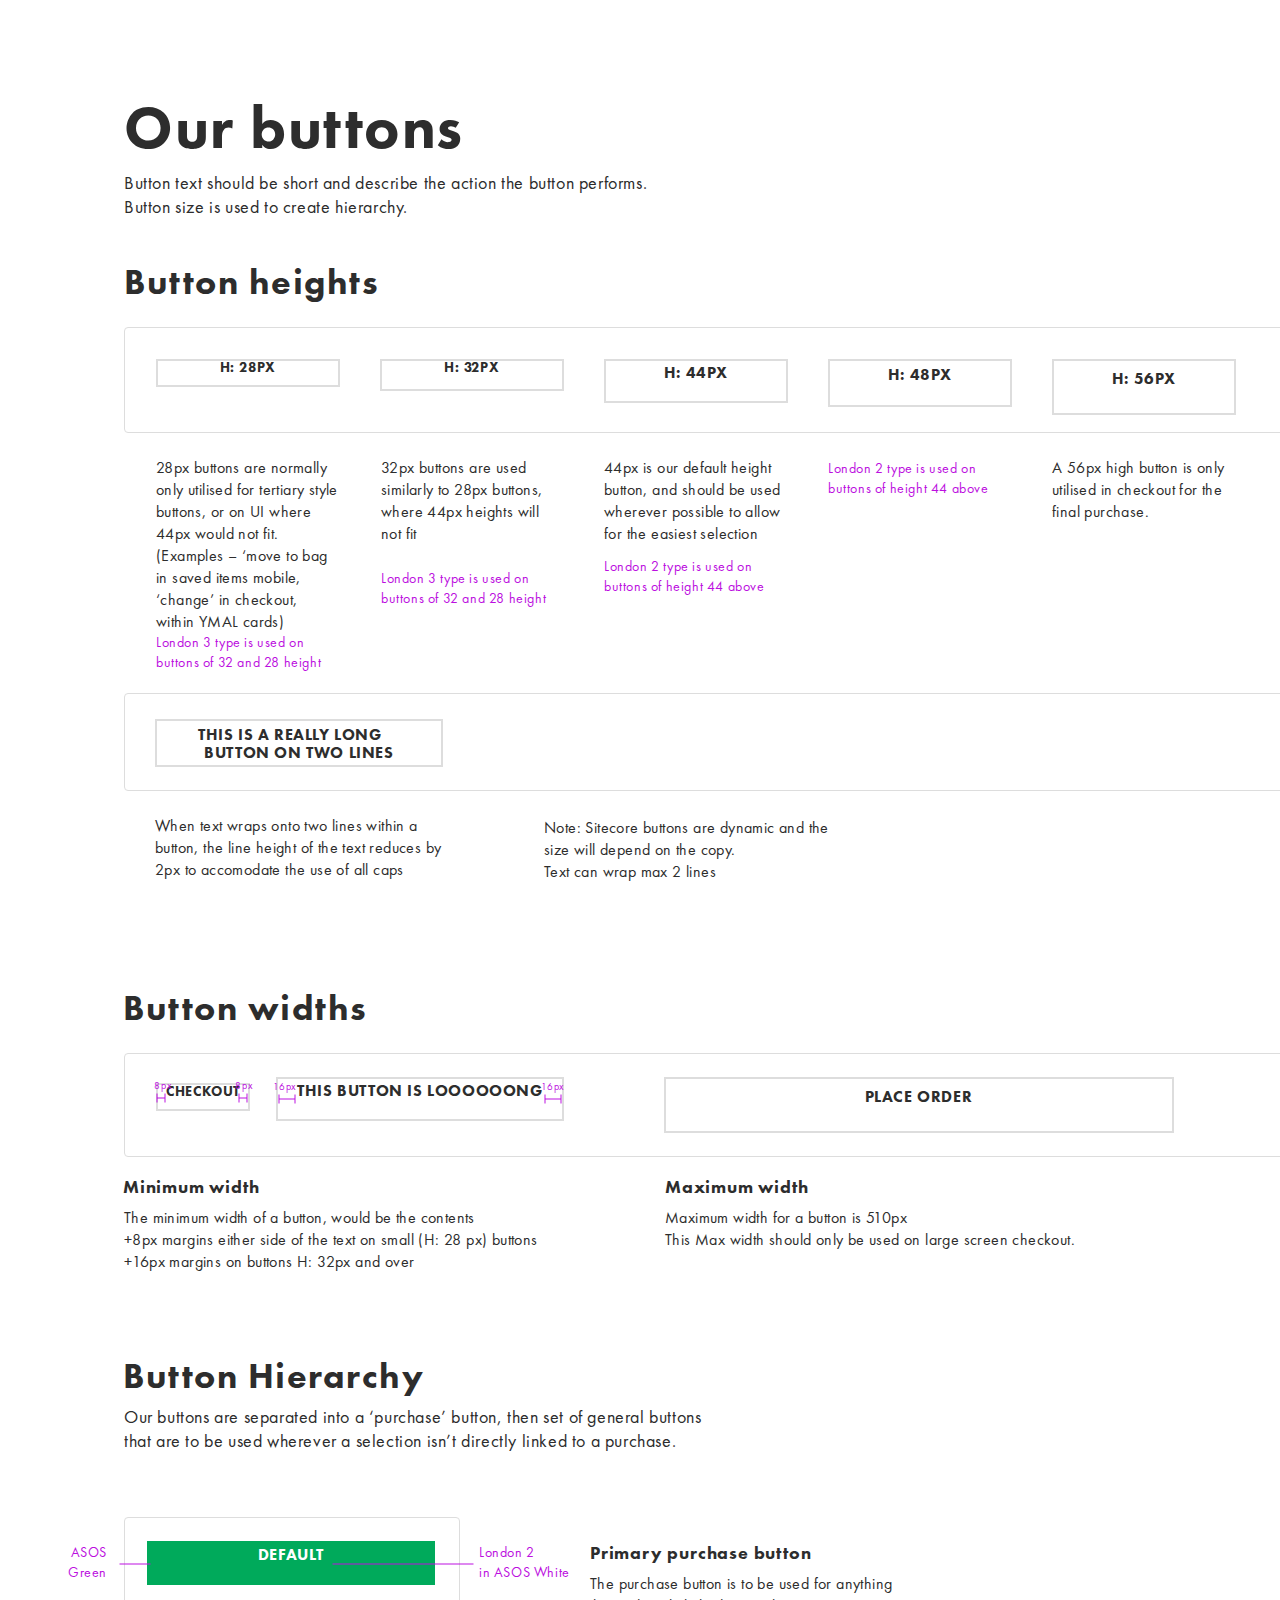
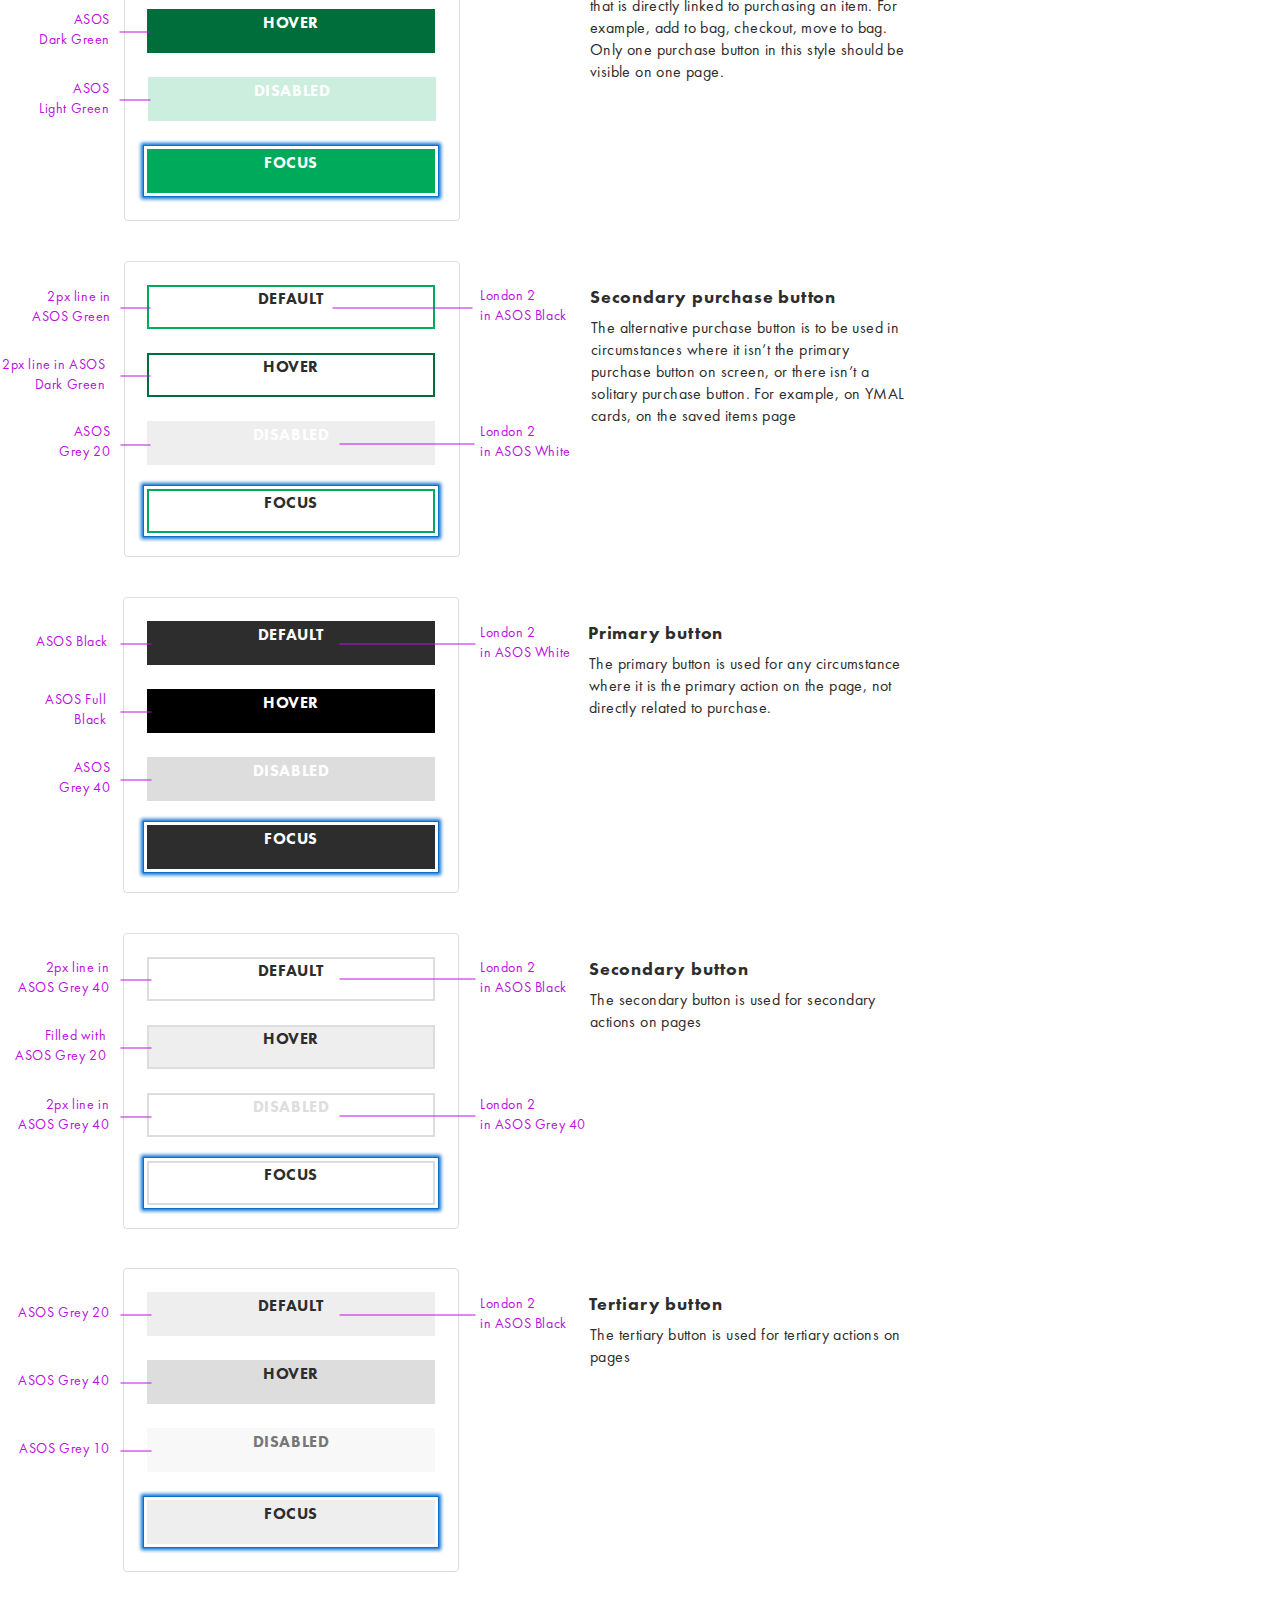
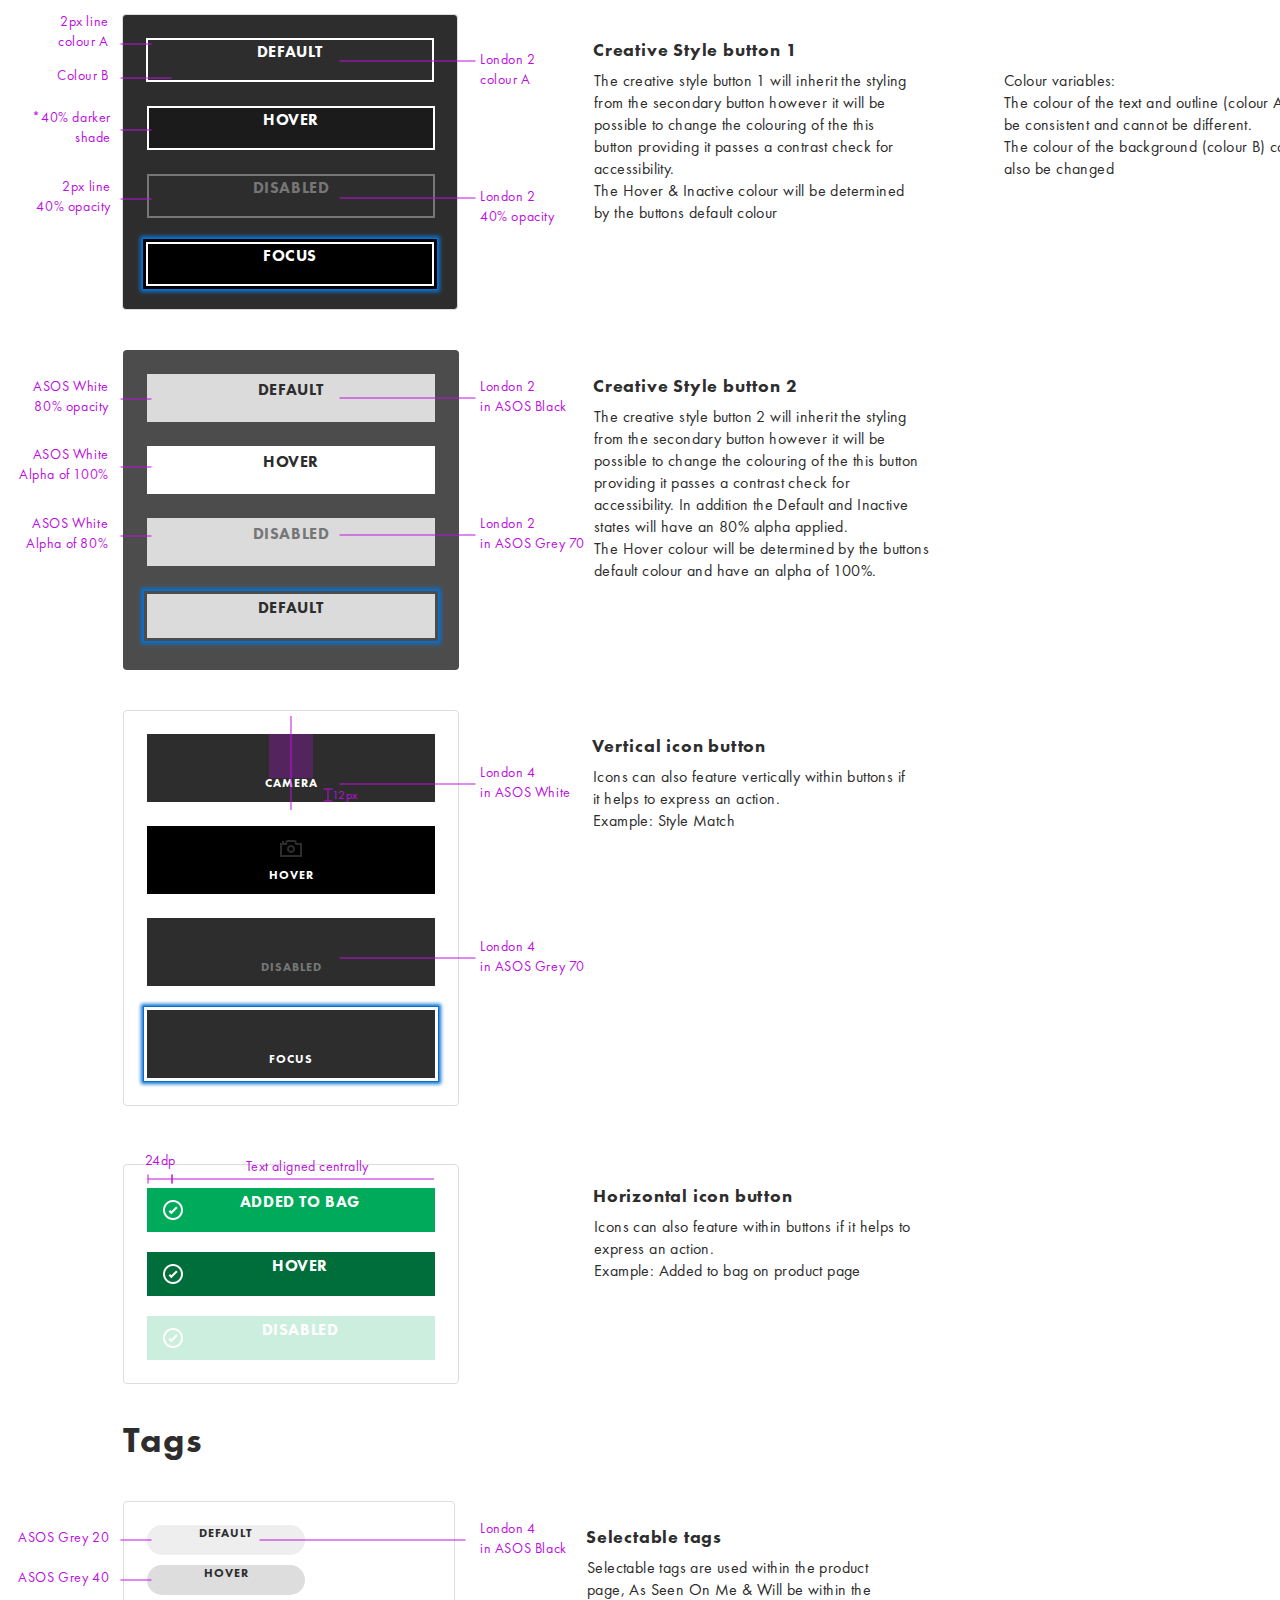
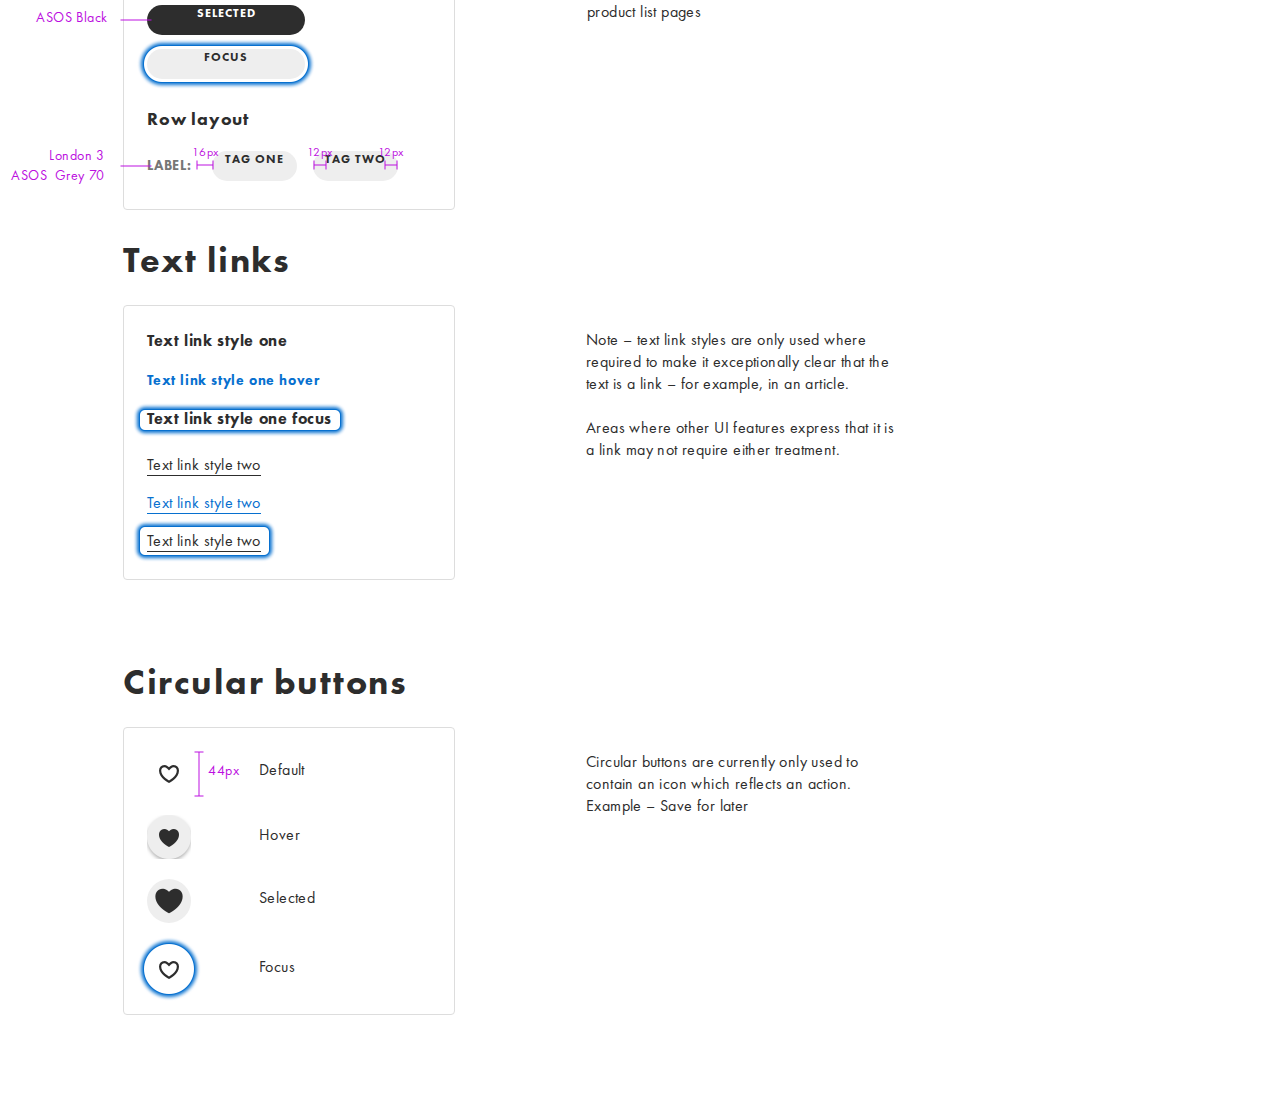
<file: buttonsweb/buttonsweb.html>
<!DOCTYPE html>
<html>
    <head>
        <link href="./img/favicon.png" rel="shortcut icon"/>
        <meta charset="utf-8"/>
        <meta content="width=1440px, maximum-scale=1.0" name="viewport"/>
        <link href="./css/buttonsWeb.css" rel="stylesheet" type="text/css"/>
        <meta content="Launchpad by Anima" name="author">
        </meta>
    </head>
    <body style="margin: 0;
 background: rgba(255, 255, 255, 1.0);">
        <input id="anPageName" name="page" type="hidden" value="buttonsweb"/>
        <form action="none" class="buttonsweb" method="post" name="none">
            <div style="width: 1440px; height: 100%; position:relative; margin:auto;">
                <div class="circularbuttons">
                    <div class="circularbuttons1">
                        Circular buttons
                    </div>
                    <div class="bgtablecopy">
                    </div>
                    <div class="default">
                        Default
                    </div>
                    <div class="hover">
                        Hover
                    </div>
                    <div class="selected">
                        Selected
                    </div>
                    <div class="focus">
                        Focus
                    </div>
                    <div class="circularbuttonsare">
                        Circular buttons are currently only used to contain an icon which reflects an action. <br />Example – Save for later
                    </div>
                    <img anima-src="./img/buttons--web-oval@2x.png" class="oval" src="[data-uri]"/>
                    <div class="buttonscircularbuttonssaveforlaterhover">
                        <div class="background">
                        </div>
                        <div class="buttonscircularbuttonssaveforlaterhover1">
                            <img anima-src="./img/buttons--web-rectangle-2-copy@2x.png" class="rectangle2copy" src="[data-uri]"/>
                            <div class="iconsproductsavedforlater">
                                <img anima-src="./img/buttons--web-iconsproductsaved-for-later@2x.png" class="iconsproductsavedforlater1" src="[data-uri]"/>
                            </div>
                        </div>
                    </div>
                    <div class="buttonscircularbuttonssaveforlaterselected">
                        <div class="background">
                        </div>
                        <div class="buttonscircularbuttonssaveforlaterselected1">
                            <div class="rectangle2copy">
                            </div>
                            <div class="iconsproductsavedforlater">
                                <img anima-src="./img/buttons--web-iconsproductsaved-for-later 1@2x.png" class="iconsproductsavedforlater1" src="[data-uri]"/>
                            </div>
                        </div>
                    </div>
                    <div class="buttonscircularbuttonssaveforlaterdefault">
                        <div class="background">
                        </div>
                        <div class="buttonscircularbuttonssaveforlaterdefault1">
                            <div class="rectangle2copy">
                            </div>
                            <div class="iconsproductsaveforlater">
                                <div class="background1">
                                </div>
                                <img anima-src="./img/buttons--web-webiconsproductsave-for-later.png" class="webiconsproductsaveforlater" src="[data-uri]"/>
                            </div>
                        </div>
                    </div>
                    <div class="buttonscircularbuttonssaveforlaterdefaultcopy">
                        <div class="background">
                        </div>
                        <div class="buttonscircularbuttonssaveforlaterdefault1">
                            <div class="rectangle2copy">
                            </div>
                            <div class="iconsproductsaveforlater">
                                <div class="background1">
                                </div>
                                <img anima-src="./img/buttons--web-webiconsproductsave-for-later.png" class="webiconsproductsaveforlater" src="[data-uri]"/>
                            </div>
                        </div>
                    </div>
                    <div class="markup">
                        <img anima-src="./img/buttons--web-line-copy@2x.png" class="linecopy" src="[data-uri]"/>
                        <div class="a44px">
                            44px
                        </div>
                    </div>
                </div>
                <div class="textlinks">
                    <div class="bgtablecopy">
                    </div>
                    <div class="noteu2013textlinksty">
                        Note – text link styles are only used where required to make it exceptionally clear that the text is a link – for example, in an article. <br /><br />Areas where other UI features express that it is a link may not require either treatment.
                    </div>
                    <div class="examples">
                        <div class="a2">
                            <div class="defaultcopy">
                                <img anima-src="./img/buttons--web-rectangle-4-copy-2@2x.png" class="rectangle4copy2" src="[data-uri]"/>
                                <img anima-src="./img/buttons--web-line@2x.png" class="line" src="[data-uri]"/>
                                <div class="textlinkstyletwo">
                                    Text link style two
                                </div>
                            </div>
                            <div class="hover">
                                <img anima-src="./img/buttons--web-line-copy-2@2x.png" class="linecopy2" src="[data-uri]"/>
                                <div class="textlinkstyletwocopy">
                                    Text link style two
                                </div>
                            </div>
                            <div class="default">
                                <img anima-src="./img/buttons--web-line@2x.png" class="line" src="[data-uri]"/>
                                <div class="textlinkstyletwo">
                                    Text link style two
                                </div>
                            </div>
                        </div>
                        <div class="a1">
                            <div class="focus">
                                <img anima-src="./img/buttons--web-rectangle-4-copy-2 1@2x.png" class="rectangle4copy2" src="[data-uri]"/>
                                <div class="textlinkstyleone">
                                    Text link style one focus
                                </div>
                            </div>
                            <div class="hover">
                                <div class="textlinkstyleone">
                                    Text link style one hover
                                </div>
                            </div>
                            <div class="default">
                                <div class="textlinkstyleone">
                                    Text link style one
                                </div>
                            </div>
                        </div>
                    </div>
                    <div class="textlinks1">
                        Text links
                    </div>
                </div>
                <div class="tags">
                    <div class="tags2">
                        <div class="selectabletags">
                            Selectable tags
                        </div>
                        <div class="selectabletagsare">
                            Selectable tags are used within the product page, As Seen On Me &amp; Will be within the product list pages
                        </div>
                        <div class="bgtablecopy">
                        </div>
                        <div class="row">
                            <div class="example">
                                <div class="buttonstagsdefault2">
                                    <div class="rectangle891">
                                    </div>
                                    <div class="default">
                                        TAG TWO
                                    </div>
                                </div>
                                <div class="buttonstagsdefault11">
                                    <div class="rectangle891">
                                    </div>
                                    <div class="default">
                                        TAG ONE
                                    </div>
                                </div>
                                <div class="label">
                                    LABEL:
                                </div>
                            </div>
                            <div class="rowlayout">
                                Row layout
                            </div>
                            <div class="markup1">
                                <img anima-src="./img/buttons--web-line-2 1@2x.png" class="line2" src="[data-uri]"/>
                                <div class="a12px">
                                    12px
                                </div>
                                <img anima-src="./img/buttons--web-line-2-copy@2x.png" class="line2copy" src="[data-uri]"/>
                                <div class="a16px">
                                    16px
                                </div>
                                <img anima-src="./img/buttons--web-line-2 1@2x.png" class="line21" src="[data-uri]"/>
                                <div class="a12px1">
                                    12px
                                </div>
                                <div class="london3asosgrey7">
                                    London 3<br />ASOS  Grey 70
                                </div>
                                <img anima-src="./img/buttons--web-line-3-copy-12 2@2x.png" class="line3copy24" src="[data-uri]"/>
                            </div>
                        </div>
                        <img anima-src="./img/buttons--web-rectangle-2@2x.png" class="rectangle2" src="[data-uri]"/>
                        <div class="buttonstagsdefault">
                            <div class="rectangle891">
                            </div>
                            <div class="default">
                                FOCUS
                            </div>
                        </div>
                        <div class="buttonstagsselected">
                            <div class="rectangle891">
                            </div>
                            <div class="selected">
                                SELECTED
                            </div>
                        </div>
                        <div class="buttonstagshover">
                            <div class="rectangle891">
                            </div>
                            <div class="hover">
                                HOVER
                            </div>
                        </div>
                        <div class="buttonstagsdefault1">
                            <div class="rectangle891">
                            </div>
                            <div class="default">
                                DEFAULT
                            </div>
                        </div>
                        <div class="markup">
                            <div class="asosgrey20">
                                ASOS Grey 20
                            </div>
                            <img anima-src="./img/buttons--web-line-3-copy-12 2@2x.png" class="line3copy21" src="[data-uri]"/>
                            <div class="asosgrey40">
                                ASOS Grey 40
                            </div>
                            <img anima-src="./img/buttons--web-line-3-copy-12 2@2x.png" class="line3copy22" src="[data-uri]"/>
                            <div class="asosblack">
                                ASOS Black
                            </div>
                            <img anima-src="./img/buttons--web-line-3-copy-12 2@2x.png" class="line3copy23" src="[data-uri]"/>
                            <div class="london4inasosbla">
                                London 4 <br />in ASOS Black
                            </div>
                            <img anima-src="./img/buttons--web-line-3-copy-20@2x.png" class="line3copy20" src="[data-uri]"/>
                        </div>
                    </div>
                    <div class="tags1">
                        Tags
                    </div>
                </div>
                <div class="horizontaliconbuttons">
                    <div class="bgtablecopy">
                    </div>
                    <div class="buttonshorizontalicondisabled">
                        <div class="bg">
                        </div>
                        <div class="disabled">
                            DISABLED
                        </div>
                        <div class="iconsgeneraltickincircle">
                            <div class="background">
                            </div>
                            <img anima-src="./img/buttons--web-webiconsgeneraltick-in-circle 2@2x.png" class="webiconsgeneraltickincircle" src="[data-uri]"/>
                        </div>
                    </div>
                    <div class="buttonshorizontaliconhover">
                        <div class="bg">
                        </div>
                        <div class="hover">
                            HOVER
                        </div>
                        <div class="iconsgeneraltickincircle">
                            <div class="background">
                            </div>
                            <img anima-src="./img/buttons--web-webiconsgeneraltick-in-circle 2@2x.png" class="webiconsgeneraltickincircle" src="[data-uri]"/>
                        </div>
                    </div>
                    <div class="buttonshorizontalicondefault">
                        <div class="bg">
                        </div>
                        <div class="addedtobag">
                            ADDED TO BAG
                        </div>
                        <div class="iconsgeneraltickincircle">
                            <div class="background">
                            </div>
                            <img anima-src="./img/buttons--web-webiconsgeneraltick-in-circle 2@2x.png" class="webiconsgeneraltickincircle" src="[data-uri]"/>
                        </div>
                    </div>
                    <div class="markup">
                        <img anima-src="./img/buttons--web-line 2@2x.png" class="line" src="[data-uri]"/>
                        <div class="textalignedcentral">
                            Text aligned centrally
                        </div>
                        <div class="a24dp">
                            24dp
                        </div>
                        <img anima-src="./img/buttons--web-line-2 2@2x.png" class="line2" src="[data-uri]"/>
                    </div>
                    <div class="horizontaliconbutt">
                        Horizontal icon button
                    </div>
                    <div class="iconscanalsofeatu">
                        Icons can also feature within buttons if it helps to express an action. <br />Example: Added to bag on product page
                    </div>
                </div>
                <div class="buttonhierarchy">
                    <div class="verticaliconbuttons">
                        <div class="iconscanalsofeatu">
                            Icons can also feature vertically within buttons if it helps to express an action.<br />Example: Style Match
                        </div>
                        <div class="verticaliconbutton">
                            Vertical icon button
                        </div>
                        <div class="bgtable">
                        </div>
                        <img anima-src="./img/buttons--web-rectangle@2x.png" class="rectangle" src="[data-uri]"/>
                        <div class="buttonsverticalicondefaultcopy">
                            <div class="buttonsverticalicondefault1">
                                <div class="bg">
                                </div>
                                <div class="iconsdevicescamera">
                                    <div class="background">
                                    </div>
                                    <img anima-src="./img/buttons--web-webiconsdevicescamera.png" class="webiconsdevicescamera" src="[data-uri]"/>
                                </div>
                                <div class="addtobag">
                                    FOCUS
                                </div>
                            </div>
                        </div>
                        <div class="buttonsverticalicondisabled">
                            <div class="buttonsverticalicondisabled1">
                                <div class="bg">
                                </div>
                                <div class="iconsdevicescamera">
                                    <div class="background">
                                    </div>
                                    <img anima-src="./img/buttons--web-webiconsdevicescamera.png" class="webiconsdevicescamera" src="[data-uri]"/>
                                </div>
                                <div class="addtobag">
                                    DISABLED
                                </div>
                            </div>
                        </div>
                        <div class="buttonsverticaliconhover">
                            <div class="buttonsverticaliconhover1">
                                <div class="bg">
                                </div>
                                <div class="iconsdevicescamera">
                                    <div class="background">
                                    </div>
                                    <img anima-src="./img/buttons--web-webiconsdevicescamera.png" class="webiconsdevicescamera" src="[data-uri]"/>
                                </div>
                                <div class="addtobag">
                                    HOVER
                                </div>
                            </div>
                        </div>
                        <div class="buttonsverticalicondefault">
                            <div class="buttonsverticalicondefault1">
                                <div class="bg">
                                </div>
                                <div class="iconsdevicescamera">
                                    <div class="background">
                                    </div>
                                    <img anima-src="./img/buttons--web-webiconsdevicescamera.png" class="webiconsdevicescamera" src="[data-uri]"/>
                                </div>
                                <div class="addtobag">
                                    CAMERA
                                </div>
                            </div>
                        </div>
                        <div class="markup">
                            <div class="rectangle3">
                            </div>
                            <img anima-src="./img/buttons--web-line 3@2x.png" class="line" src="[data-uri]"/>
                            <div class="london4inasoswhi">
                                London 4<br />in ASOS White
                            </div>
                            <img anima-src="./img/buttons--web-line-3-copy-13@2x.png" class="line3copy28" src="[data-uri]"/>
                            <div class="london4inasosgre">
                                London 4<br />in ASOS Grey 70
                            </div>
                            <img anima-src="./img/buttons--web-line-3-copy-13@2x.png" class="line3copy29" src="[data-uri]"/>
                            <img anima-src="./img/buttons--web-line-2 3@2x.png" class="line2" src="[data-uri]"/>
                            <div class="a12px">
                                12px
                            </div>
                        </div>
                    </div>
                    <div class="creativebutton2">
                        <div class="thecreativestyleb">
                            The creative style button 2 will inherit the styling from the secondary button however it will be possible to change the colouring of the this button providing it passes a contrast check for accessibility. In addition the Default and Inactive states will have an 80% alpha applied.<br />The Hover colour will be determined by the buttons default colour and have an alpha of 100%.
                        </div>
                        <div class="creativestylebutto">
                            Creative Style button 2
                        </div>
                        <div class="bgtable">
                        </div>
                        <img anima-src="./img/buttons--web-rectangle 1@2x.png" class="rectangle" src="[data-uri]"/>
                        <div class="buttonscreative244heightdisabled">
                            <div class="background">
                            </div>
                            <div class="disabled">
                                DISABLED
                            </div>
                        </div>
                        <div class="buttonscreative244heighthover">
                            <div class="background">
                            </div>
                            <div class="hover">
                                HOVER
                            </div>
                        </div>
                        <div class="buttonscreative244heightdefault">
                            <div class="background">
                            </div>
                            <div class="default">
                                DEFAULT
                            </div>
                        </div>
                        <div class="buttonscreative244heightdefault1">
                            <div class="background">
                            </div>
                            <div class="default">
                                DEFAULT
                            </div>
                        </div>
                        <div class="markup">
                            <div class="asoswhite80opaci">
                                ASOS White<br />80% opacity
                            </div>
                            <img anima-src="./img/buttons--web-line-3-copy-12 2@2x.png" class="line3copy11" src="[data-uri]"/>
                            <div class="asoswhitealphaof">
                                ASOS White<br />Alpha of 80%
                            </div>
                            <img anima-src="./img/buttons--web-line-3-copy-12 2@2x.png" class="line3copy15" src="[data-uri]"/>
                            <div class="asoswhitealphaof1">
                                ASOS White<br />Alpha of 100%
                            </div>
                            <img anima-src="./img/buttons--web-line-3-copy-12 2@2x.png" class="line3copy12" src="[data-uri]"/>
                            <div class="london2inasosgre">
                                London 2 <br />in ASOS Grey 70
                            </div>
                            <img anima-src="./img/buttons--web-line-3-copy-13@2x.png" class="line3copy13" src="[data-uri]"/>
                            <div class="london2inasosbla">
                                London 2 <br />in ASOS Black
                            </div>
                            <img anima-src="./img/buttons--web-line-3-copy-13@2x.png" class="line3copy14" src="[data-uri]"/>
                        </div>
                    </div>
                    <div class="creativebutton1">
                        <div class="thecreativestyleb">
                            The creative style button 1 will inherit the styling from the secondary button however it will be possible to change the colouring of the this button providing it passes a contrast check for accessibility.<br />The Hover &amp; Inactive colour will be determined by the buttons default colour
                        </div>
                        <div class="colourvariablesth">
                            Colour variables:<br />The colour of the text and outline (colour A) will be consistent and cannot be different.<br />The colour of the background (colour B) can also be changed
                        </div>
                        <div class="creativestylebutto">
                            Creative Style button 1
                        </div>
                        <div class="bgtable">
                        </div>
                        <img anima-src="./img/buttons--web-rectangle 2@2x.png" class="rectangle" src="[data-uri]"/>
                        <div class="buttonscreative144heightdefault">
                            <div class="background">
                            </div>
                            <div class="default">
                                FOCUS
                            </div>
                        </div>
                        <div class="buttonscreative144heightdisabled">
                            <div class="backgroundcopy4">
                            </div>
                            <div class="disabled">
                                DISABLED
                            </div>
                        </div>
                        <div class="buttonscreative144heighthover">
                            <div class="backgroundcopy">
                            </div>
                            <div class="hover">
                                HOVER
                            </div>
                        </div>
                        <div class="buttonscreative144heightdefault1">
                            <div class="background">
                            </div>
                            <div class="default">
                                DEFAULT
                            </div>
                        </div>
                        <div class="markup">
                            <div class="a2pxlinecoloura">
                                2px line<br />colour A
                            </div>
                            <img anima-src="./img/buttons--web-line-3-copy-12 2@2x.png" class="line3copy11" src="[data-uri]"/>
                            <div class="colourb">
                                Colour B
                            </div>
                            <img anima-src="./img/buttons--web-line-3-copy-11 2@2x.png" class="line3copy111" src="[data-uri]"/>
                            <div class="a2pxline40opacity">
                                2px line <br />40% opacity
                            </div>
                            <img anima-src="./img/buttons--web-line-3-copy-12 2@2x.png" class="line3copy15" src="[data-uri]"/>
                            <div class="a40darkershade">
                                *40% darker shade
                            </div>
                            <img anima-src="./img/buttons--web-line-3-copy-12 2@2x.png" class="line3copy12" src="[data-uri]"/>
                            <div class="london240opacity">
                                London 2<br />40% opacity
                            </div>
                            <img anima-src="./img/buttons--web-line-3-copy-13@2x.png" class="line3copy13" src="[data-uri]"/>
                            <div class="london2coloura">
                                London 2<br />colour A
                            </div>
                            <img anima-src="./img/buttons--web-line-3-copy-13@2x.png" class="line3copy14" src="[data-uri]"/>
                        </div>
                    </div>
                    <div class="tertiarybuttons">
                        <div class="thetertiarybutton">
                            The tertiary button is used for tertiary actions on pages
                        </div>
                        <div class="tertiarybutton">
                            Tertiary button
                        </div>
                        <div class="bgtable">
                        </div>
                        <img anima-src="./img/buttons--web-rectangle 7@2x.png" class="rectangle" src="[data-uri]"/>
                        <div class="buttonstertiary44heightdefault">
                            <div class="background">
                            </div>
                            <div class="default">
                                FOCUS
                            </div>
                        </div>
                        <div class="buttonstertiary44heightdisabled">
                            <div class="backgroundcopy6">
                            </div>
                            <div class="disabled">
                                DISABLED
                            </div>
                        </div>
                        <div class="buttonstertiary44heighthover">
                            <div class="backgroundcopy5">
                            </div>
                            <div class="hover">
                                HOVER
                            </div>
                        </div>
                        <div class="buttonstertiary44heightdefault1">
                            <div class="background">
                            </div>
                            <div class="default">
                                DEFAULT
                            </div>
                        </div>
                        <div class="markup">
                            <div class="asosgrey20">
                                ASOS Grey 20
                            </div>
                            <img anima-src="./img/buttons--web-line-3-copy-12 2@2x.png" class="line3copy16" src="[data-uri]"/>
                            <div class="asosgrey40">
                                ASOS Grey 40
                            </div>
                            <img anima-src="./img/buttons--web-line-3-copy-12 2@2x.png" class="line3copy18" src="[data-uri]"/>
                            <div class="asosgrey10">
                                ASOS Grey 10
                            </div>
                            <img anima-src="./img/buttons--web-line-3-copy-12 2@2x.png" class="line3copy19" src="[data-uri]"/>
                            <div class="london2inasosbla">
                                London 2 <br />in ASOS Black
                            </div>
                            <img anima-src="./img/buttons--web-line-3-copy-13@2x.png" class="line3copy17" src="[data-uri]"/>
                        </div>
                    </div>
                    <div class="secondarybuttons">
                        <div class="thesecondarybutton">
                            The secondary button is used for secondary actions on pages
                        </div>
                        <div class="secondarybutton">
                            Secondary button
                        </div>
                        <div class="bgtable">
                        </div>
                        <img anima-src="./img/buttons--web-rectangle 7@2x.png" class="rectangle" src="[data-uri]"/>
                        <div class="buttonssecondary44heightdefault">
                            <div class="background">
                            </div>
                            <div class="default">
                                FOCUS
                            </div>
                        </div>
                        <div class="buttonssecondary44heightdisabled">
                            <div class="backgroundcopy4">
                            </div>
                            <div class="disabled">
                                DISABLED
                            </div>
                        </div>
                        <div class="buttonssecondary44heighthover">
                            <div class="backgroundcopy">
                            </div>
                            <div class="hover">
                                HOVER
                            </div>
                        </div>
                        <div class="buttonssecondary44heightdefault1">
                            <div class="background">
                            </div>
                            <div class="default">
                                DEFAULT
                            </div>
                        </div>
                        <div class="markup">
                            <div class="a2pxlineinasosgre">
                                2px line in <br />ASOS Grey 40
                            </div>
                            <img anima-src="./img/buttons--web-line-3-copy-12 2@2x.png" class="line3copy11" src="[data-uri]"/>
                            <div class="a2pxlineinasosgrecopy">
                                2px line in <br />ASOS Grey 40
                            </div>
                            <img anima-src="./img/buttons--web-line-3-copy-12 2@2x.png" class="line3copy15" src="[data-uri]"/>
                            <div class="filledwithasosgre">
                                Filled with <br />ASOS Grey 20
                            </div>
                            <img anima-src="./img/buttons--web-line-3-copy-12 2@2x.png" class="line3copy12" src="[data-uri]"/>
                            <div class="london2inasosgre">
                                London 2 <br />in ASOS Grey 40
                            </div>
                            <img anima-src="./img/buttons--web-line-3-copy-13@2x.png" class="line3copy13" src="[data-uri]"/>
                            <div class="london2inasosbla">
                                London 2<br />in ASOS Black
                            </div>
                            <img anima-src="./img/buttons--web-line-3-copy-13@2x.png" class="line3copy14" src="[data-uri]"/>
                        </div>
                    </div>
                    <div class="primarybuttons">
                        <div class="theprimarybuttoni">
                            The primary button is used for any circumstance where it is the primary action on the page, not directly related to purchase.
                        </div>
                        <div class="primarybutton">
                            Primary button
                        </div>
                        <div class="bgtable">
                        </div>
                        <img anima-src="./img/buttons--web-rectangle 7@2x.png" class="rectangle" src="[data-uri]"/>
                        <div class="buttonsprimary44heightdefault">
                            <div class="background">
                            </div>
                            <div class="default">
                                FOCUS
                            </div>
                        </div>
                        <div class="buttonsprimarydisabled">
                            <div class="backgroundcopy3">
                            </div>
                            <div class="disabled">
                                DISABLED
                            </div>
                        </div>
                        <div class="buttonsprimary44heighthover">
                            <div class="backgroundcopy2">
                            </div>
                            <div class="hover">
                                HOVER
                            </div>
                        </div>
                        <div class="buttonsprimary44heightdefault1">
                            <div class="background">
                            </div>
                            <div class="default">
                                DEFAULT
                            </div>
                        </div>
                        <div class="markup">
                            <div class="asosblack">
                                ASOS Black
                            </div>
                            <img anima-src="./img/buttons--web-line-3-copy-12 2@2x.png" class="line3copy8" src="[data-uri]"/>
                            <div class="asosfullblack">
                                ASOS Full <br />Black
                            </div>
                            <img anima-src="./img/buttons--web-line-3-copy-12 2@2x.png" class="line3copy9" src="[data-uri]"/>
                            <div class="asosgrey40">
                                ASOS <br />Grey 40
                            </div>
                            <img anima-src="./img/buttons--web-line-3-copy-12 2@2x.png" class="line3copy10" src="[data-uri]"/>
                            <div class="london2inasoswhi">
                                London 2 <br />in ASOS White
                            </div>
                            <img anima-src="./img/buttons--web-line-3-copy-13@2x.png" class="line3copy7" src="[data-uri]"/>
                        </div>
                    </div>
                    <div class="secondarypurchasebutton">
                        <div class="secondarypurchaseb">
                            Secondary purchase button
                        </div>
                        <div class="thealternativepurc">
                            The alternative purchase button is to be used in circumstances where it isn’t the primary purchase button on screen, or there isn’t a solitary purchase button. For example, on YMAL cards, on the saved items page
                        </div>
                        <div class="bgtable">
                        </div>
                        <img anima-src="./img/buttons--web-rectangle 7@2x.png" class="rectangle" src="[data-uri]"/>
                        <div class="buttonspurchasesecondary44heightdefault">
                            <div class="background">
                            </div>
                            <div class="default">
                                FOCUS
                            </div>
                        </div>
                        <div class="buttonspurchasesecondary44heightdisabled">
                            <div class="backgroundcopy4">
                            </div>
                            <div class="disabled">
                                DISABLED
                            </div>
                        </div>
                        <div class="buttonspurchasesecondary44heighthover">
                            <div class="backgroundcopy">
                            </div>
                            <div class="hover">
                                HOVER
                            </div>
                        </div>
                        <div class="buttonspurchasesecondary44heightdefault1">
                            <div class="background">
                            </div>
                            <div class="default">
                                DEFAULT
                            </div>
                        </div>
                        <div class="markup">
                            <div class="a2pxlineinasosgre">
                                2px line in <br />ASOS Green
                            </div>
                            <div class="a2pxlineinasosdar">
                                2px line in ASOS <br />Dark Green
                            </div>
                            <div class="asosgrey20">
                                ASOS <br />Grey 20
                            </div>
                            <div class="london2inasosbla">
                                London 2 <br />in ASOS Black
                            </div>
                            <img anima-src="./img/buttons--web-line-3@2x.png" class="line3" src="[data-uri]"/>
                            <img anima-src="./img/buttons--web-line-3-copy-12 2@2x.png" class="line3copy2" src="[data-uri]"/>
                            <img anima-src="./img/buttons--web-line-3-copy-12 2@2x.png" class="line3copy3" src="[data-uri]"/>
                            <img anima-src="./img/buttons--web-line-3-copy-12 2@2x.png" class="line3copy4" src="[data-uri]"/>
                            <div class="london2inasoswhi">
                                London 2 <br />in ASOS White
                            </div>
                            <img anima-src="./img/buttons--web-line-3-copy-13@2x.png" class="line3copy" src="[data-uri]"/>
                        </div>
                    </div>
                    <div class="primarypurchasebutton">
                        <div class="thepurchasebutton">
                            The purchase button is to be used for anything that is directly linked to purchasing an item. For example, add to bag, checkout, move to bag. Only one purchase button in this style should be visible on one page.
                        </div>
                        <div class="primarypurchasebut">
                            Primary purchase button
                        </div>
                        <div class="bgtable">
                        </div>
                        <img anima-src="./img/buttons--web-rectangle 7@2x.png" class="rectangle" src="[data-uri]"/>
                        <div class="buttonspurchaseprimary44heightdisabled">
                            <div class="background">
                            </div>
                            <div class="disabled">
                                DISABLED
                            </div>
                        </div>
                        <div class="webbuttonspurchaseprimary44heighthover">
                            <div class="background">
                            </div>
                            <div class="hover">
                                HOVER
                            </div>
                        </div>
                        <div class="webbuttonspurchaseprimary44heightdefault">
                            <div class="background">
                            </div>
                            <div class="addtobag">
                                DEFAULT
                            </div>
                        </div>
                        <div class="webbuttonspurchaseprimary44heightdefault1">
                            <div class="background">
                            </div>
                            <div class="addtobag">
                                FOCUS
                            </div>
                        </div>
                        <div class="markup">
                            <div class="london2inasoswhi">
                                London 2 <br />in ASOS White
                            </div>
                            <img anima-src="./img/buttons--web-line-3@2x.png" class="line3" src="[data-uri]"/>
                            <div class="asosgreen">
                                ASOS <br />Green
                            </div>
                            <img anima-src="./img/buttons--web-line-3-copy-12 2@2x.png" class="line3copy2" src="[data-uri]"/>
                            <img anima-src="./img/buttons--web-line-3-copy-12 2@2x.png" class="line3copy5" src="[data-uri]"/>
                            <img anima-src="./img/buttons--web-line-3-copy-12 2@2x.png" class="line3copy6" src="[data-uri]"/>
                            <div class="asosdarkgreen">
                                ASOS <br />Dark Green
                            </div>
                            <div class="asoslightgreen">
                                ASOS <br />Light Green
                            </div>
                        </div>
                    </div>
                    <div class="ourbuttonsaresepa">
                        Our buttons are separated into a ‘purchase’ button, then set of general buttons that are to be used wherever a selection isn’t directly linked to a purchase.
                    </div>
                    <div class="buttonhierarchy1">
                        Button Hierarchy
                    </div>
                </div>
                <div class="buttonwidths">
                    <div class="bgtable">
                    </div>
                    <div class="maximumwidths">
                        <div class="maximumwidth">
                            Maximum width
                        </div>
                        <div class="background">
                        </div>
                        <div class="checkout">
                            CHECKOUT
                        </div>
                        <div class="maximumwidthfora">
                            Maximum width for a button is 510px <br />This Max width should only be used on large screen checkout.
                        </div>
                        <div class="buttonssecondary48heightdefault">
                            <div class="background1">
                            </div>
                            <div class="default">
                                PLACE ORDER
                            </div>
                        </div>
                    </div>
                    <div class="minimumwidths">
                        <div class="theminimumwidthof">
                            The minimum width of a button, would be the contents <br />+8px margins either side of the text on small (H: 28 px) buttons<br />+16px margins on buttons H: 32px and over
                        </div>
                        <div class="minimumwidth">
                            Minimum width
                        </div>
                        <div class="minimumstretched">
                            <div class="buttonssecondary44heightdefault">
                                <div class="background">
                                </div>
                                <div class="default">
                                    THIS BUTTON IS LOOOOOONG
                                </div>
                            </div>
                            <div class="markup">
                                <img anima-src="./img/buttons--web-line-2-copy@2x.png" class="line2" src="[data-uri]"/>
                                <div class="a16px">
                                    16px
                                </div>
                                <img anima-src="./img/buttons--web-line-2-copy@2x.png" class="line21" src="[data-uri]"/>
                                <div class="a16px1">
                                    16px
                                </div>
                            </div>
                        </div>
                        <div class="minimumcheckout">
                            <div class="buttonssecondary28heightdefault">
                                <div class="background">
                                </div>
                                <div class="default">
                                    CHECKOUT
                                </div>
                            </div>
                            <div class="markup">
                                <img anima-src="./img/buttons--web-line-2 6@2x.png" class="line2" src="[data-uri]"/>
                                <div class="a8px">
                                    8px
                                </div>
                                <img anima-src="./img/buttons--web-line-2 6@2x.png" class="line21" src="[data-uri]"/>
                                <div class="a8px1">
                                    8px
                                </div>
                            </div>
                        </div>
                    </div>
                    <div class="buttonwidths1">
                        Button widths
                    </div>
                </div>
                <div class="buttonheights">
                    <div class="a2linebutton">
                        <div class="notesitecorebutto">
                            Note: Sitecore buttons are dynamic and the size will depend on the copy. <br />Text can wrap max 2 lines
                        </div>
                        <div class="whentextwrapsonto">
                            When text wraps onto two lines within a button, the line height of the text reduces by 2px to accomodate the use of all caps<br /><br />
                        </div>
                        <div class="bgtable1">
                        </div>
                        <div class="buttonssecondary48heightdefault2">
                            <div class="background">
                            </div>
                            <div class="default">
                                THIS IS A REALLY LONG     BUTTON ON TWO LINES
                            </div>
                        </div>
                    </div>
                    <div class="bgtable">
                    </div>
                    <div class="buttonssecondary32heightdefault">
                        <div class="background">
                        </div>
                        <div class="default">
                            H: 32PX
                        </div>
                    </div>
                    <div class="webbuttonssecondary28heightdefault">
                        <div class="background">
                        </div>
                        <div class="default">
                            H: 28PX
                        </div>
                    </div>
                    <div class="a56pxhighbuttoni">
                        A 56px high button is only utilised in checkout for the final purchase.
                    </div>
                    <div class="buttonssecondary48heightdefault">
                        <div class="background">
                        </div>
                        <div class="default">
                            H: 48PX
                        </div>
                    </div>
                    <div class="buttonssecondary48heightdefault1">
                        <div class="background">
                        </div>
                        <div class="default">
                            H: 56PX
                        </div>
                    </div>
                    <div class="a44pxisourdefault">
                        44px is our default height button, and should be used wherever possible to allow for the easiest selection
                    </div>
                    <div class="london2typeisuse">
                        London 2 type is used on buttons of height 44 above
                    </div>
                    <div class="london2typeisuse1">
                        London 2 type is used on buttons of height 44 above
                    </div>
                    <div class="buttonssecondary44heightdefault">
                        <div class="background">
                        </div>
                        <div class="default">
                            H: 44PX
                        </div>
                    </div>
                    <div class="a32pxbuttonsareuse">
                        32px buttons are used similarly to 28px buttons, where 44px heights will not fit
                    </div>
                    <div class="london3typeisuse">
                        London 3 type is used on buttons of 32 and 28 height
                    </div>
                    <div class="london3typeisuse1">
                        London 3 type is used on buttons of 32 and 28 height
                    </div>
                    <div class="a28pxbuttonsarenor">
                        28px buttons are normally only utilised for tertiary style buttons, or on UI where 44px would not fit. (Examples – ‘move to bag in saved items mobile, ‘change’ in checkout, within YMAL cards)
                    </div>
                    <div class="buttonheights1">
                        Button heights
                    </div>
                </div>
                <div class="categoryheaderweb">
                    <div class="ourbuttons">
                        Our buttons
                    </div>
                    <div class="buttontextshouldb">
                        Button text should be short and describe the action the button performs.<br />Button size is used to create hierarchy.
                    </div>
                </div>
            </div>
        </form>
        <!-- Scripts -->
        <script>
            anima_isHidden = function(e) {
                if (!(e instanceof HTMLElement)) return !1;
                if (getComputedStyle(e).display == "none") return !0; else if (e.parentNode && anima_isHidden(e.parentNode)) return !0;
                return !1;
            };
            anima_loadAsyncSrcForTag = function(tag) {
                var elements = document.getElementsByTagName(tag);
                var toLoad = [];
                for (var i = 0; i < elements.length; i++) {
                    var e = elements[i];
                    var src = e.getAttribute("src");
                    var loaded = (src != undefined && src.length > 0 && src != '[data-uri]');
                    if (loaded) continue;
                    var asyncSrc = e.getAttribute("anima-src");
                    if (asyncSrc == undefined || asyncSrc.length == 0) continue;
                    if (anima_isHidden(e)) continue;
                    toLoad.push(e);
                }
                toLoad.sort(function(a, b) {
                    return anima_getTop(a) - anima_getTop(b);
                });
                for (var i = 0; i < toLoad.length; i++) {
                    var e = toLoad[i];
                    var asyncSrc = e.getAttribute("anima-src");
                    e.setAttribute("src", asyncSrc);
                }
            };
            anima_pauseHiddenVideos = function(tag) {
                var elements = document.getElementsByTagName("video");
                for (var i = 0; i < elements.length; i++) {
                    var e = elements[i];
                    var isPlaying = !!(e.currentTime > 0 && !e.paused && !e.ended && e.readyState > 2);
                    var isHidden = anima_isHidden(e);
                    if (!isPlaying && !isHidden && e.getAttribute("autoplay") == "autoplay") {
                        e.play();
                    } else if (isPlaying && isHidden) {
                        e.pause();
                    }
                }
            };
            anima_loadAsyncSrc = function(tag) {
                anima_loadAsyncSrcForTag("img");
                anima_loadAsyncSrcForTag("iframe");
                anima_loadAsyncSrcForTag("video");
                anima_pauseHiddenVideos();
            };
            var anima_getTop = function(e) {
                var top = 0;
                do {
                    top += e.offsetTop || 0;
                    e = e.offsetParent;
                } while (e);
                return top;
            };
            anima_loadAsyncSrc();
            anima_old_onResize = window.onresize;
            anima_new_onResize = undefined;
            anima_updateOnResize = function() {
                if (anima_new_onResize == undefined || window.onresize != anima_new_onResize) {
                    anima_new_onResize = function(x) {
                        if (anima_old_onResize != undefined) anima_old_onResize(x);
                        anima_loadAsyncSrc();
                    };
                    window.onresize = anima_new_onResize;
                    setTimeout(function() {
                        anima_updateOnResize();
                    }, 3000);
                }
            };
            anima_updateOnResize();
            setTimeout(function() {
                anima_loadAsyncSrc();
            }, 200);
        </script>
        <!-- End of Scripts -->
    </body>
</html>
</file>
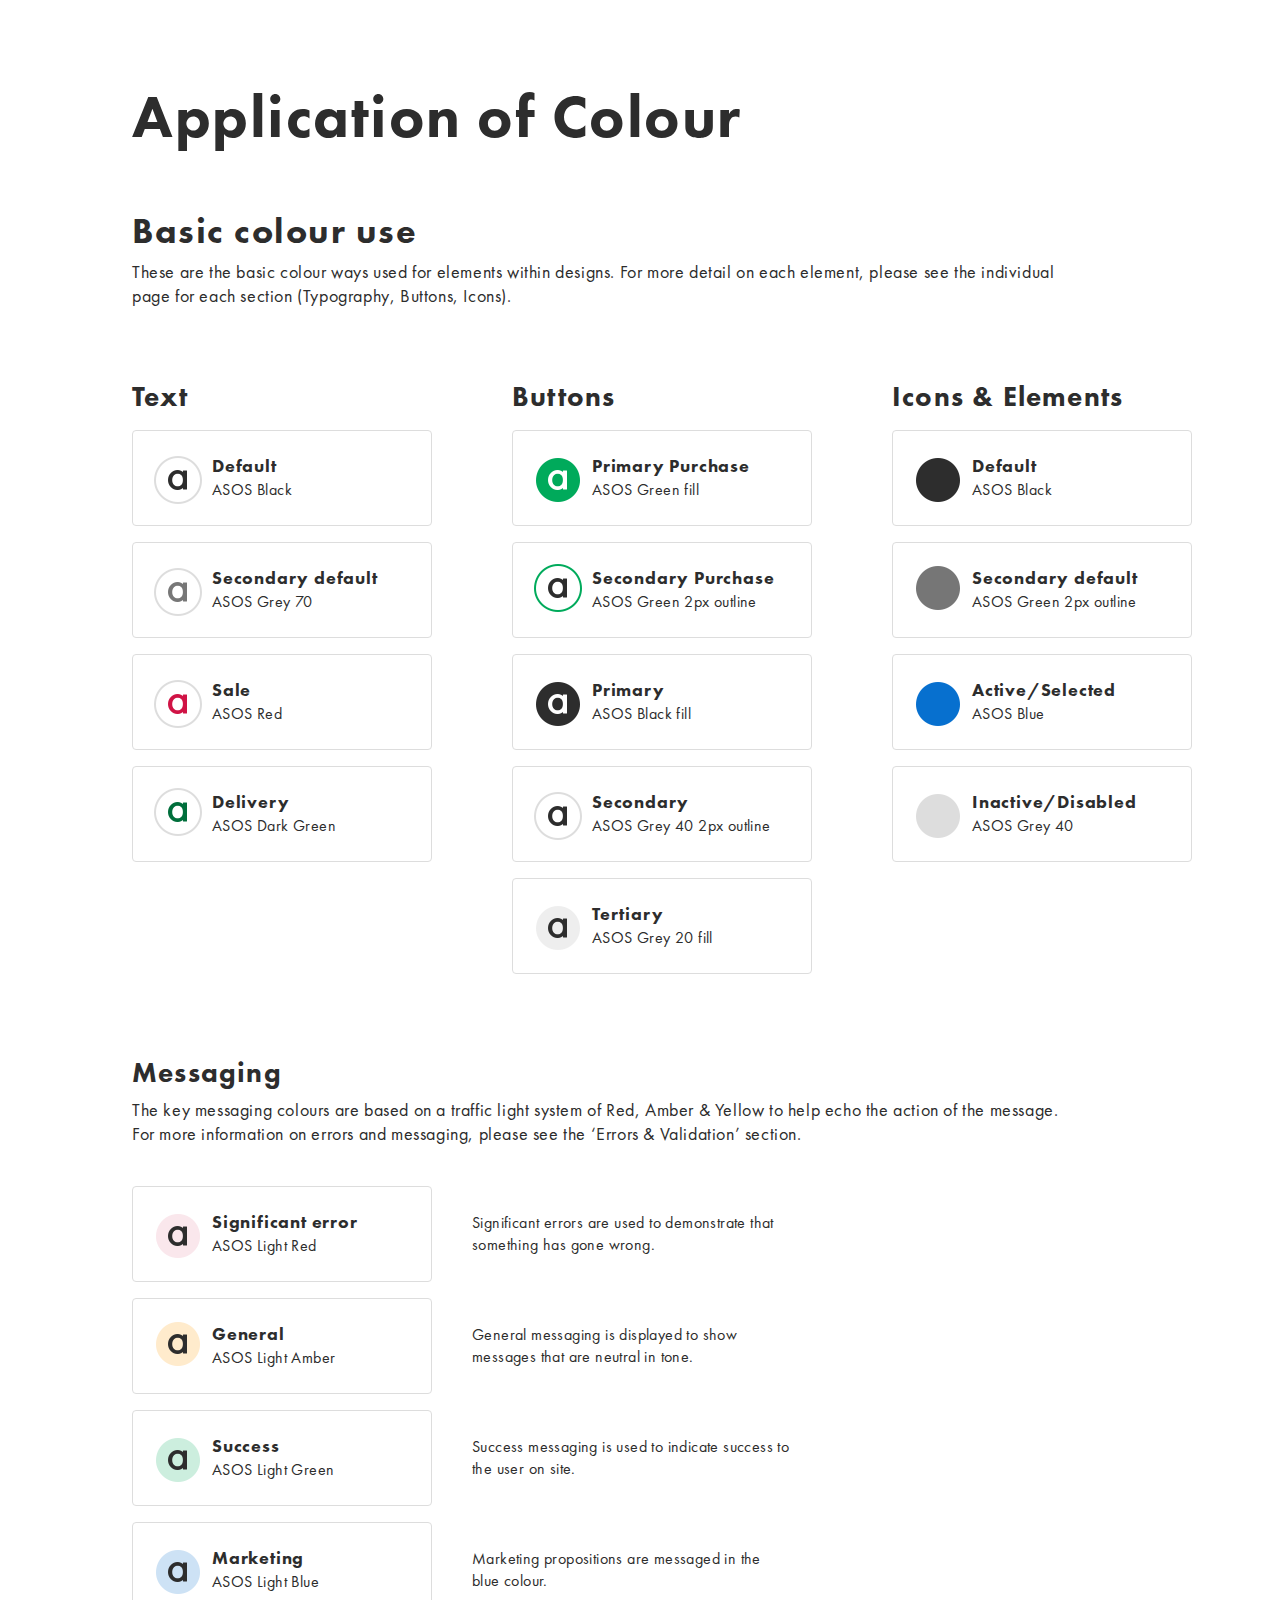
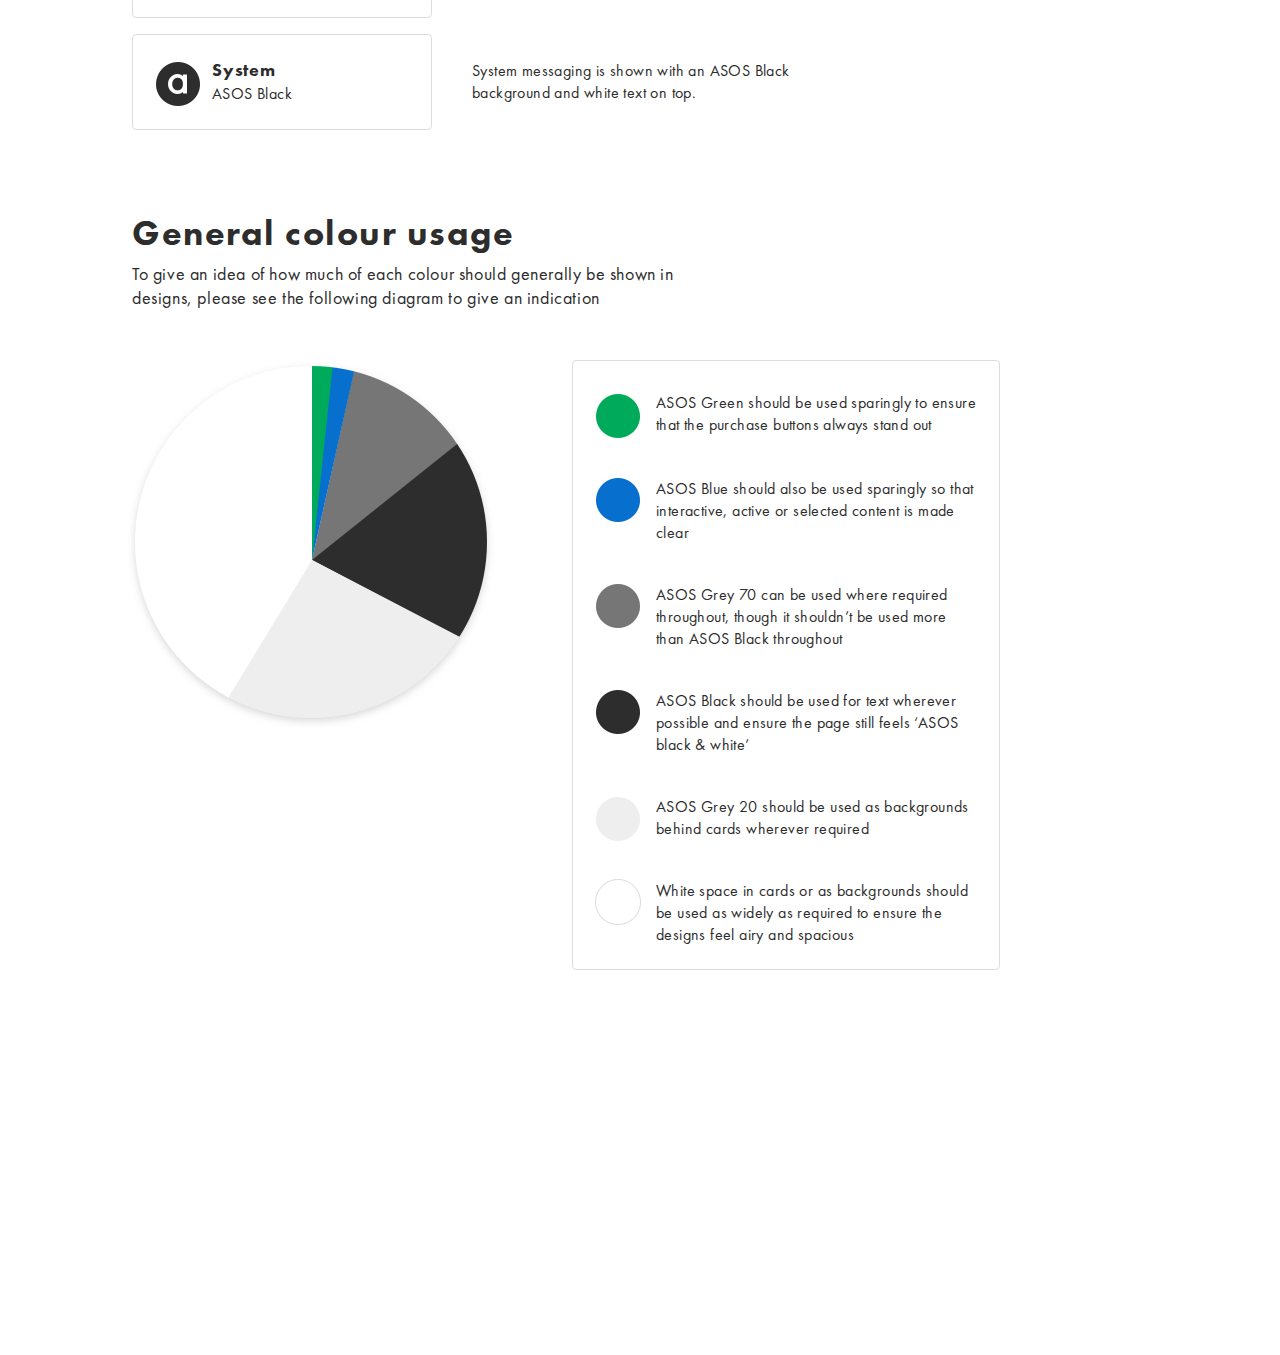
<file: colourapplicationofcolour/colourapplicationofcolour.html>
<!DOCTYPE html>
<html>
    <head>
        <link href="./img/favicon.png" rel="shortcut icon"/>
        <meta charset="utf-8"/>
        <meta content="width=1440px, maximum-scale=1.0" name="viewport"/>
        <link href="./css/colourApplicationOfColour.css" rel="stylesheet" type="text/css"/>
        <meta content="Launchpad by Anima" name="author">
        </meta>
    </head>
    <body style="margin: 0;
 background: rgba(255, 255, 255, 1.0);">
        <input id="anPageName" name="page" type="hidden" value="colourapplicationofcolour"/>
        <form action="none" class="colourapplicationofcolour" method="post" name="none">
            <div style="width: 1440px; height: 100%; position:relative; margin:auto;">
                <div class="generalcolourusage">
                    <div class="bgtablecopy4">
                    </div>
                    <div class="asoswhite">
                        <div class="whitespaceincards">
                            White space in cards or as backgrounds should be used as widely as required to ensure the designs feel airy and spacious
                        </div>
                        <img anima-src="./img/colour--application-of-colour-swatch-copy@2x.png" class="swatchcopy" src="[data-uri]"/>
                    </div>
                    <div class="asosgrey20">
                        <div class="asosgrey20should">
                            ASOS Grey 20 should be used as backgrounds behind cards wherever required
                        </div>
                        <div class="swatch">
                            <img anima-src="./img/colour--application-of-colour-swatch@2x.png" class="swatch1" src="[data-uri]"/>
                        </div>
                    </div>
                    <div class="asosblack">
                        <div class="asosblackshouldbe">
                            ASOS Black should be used for text wherever possible and ensure the page still feels ‘ASOS black &amp; white’
                        </div>
                        <div class="example">
                            <div class="swatch">
                                <img anima-src="./img/colour--application-of-colour-swatch 1@2x.png" class="swatch1" src="[data-uri]"/>
                            </div>
                        </div>
                    </div>
                    <div class="asosgrey40">
                        <div class="asosgrey70canbe">
                            ASOS Grey 70 can be used where required throughout, though it shouldn’t be used more than ASOS Black throughout
                        </div>
                        <div class="example">
                            <div class="swatch">
                                <img anima-src="./img/colour--application-of-colour-swatch 2@2x.png" class="swatch1" src="[data-uri]"/>
                            </div>
                        </div>
                    </div>
                    <div class="asosblue">
                        <div class="asosblueshouldals">
                            ASOS Blue should also be used sparingly so that interactive, active or selected content is made clear
                        </div>
                        <div class="example">
                            <div class="swatch">
                                <img anima-src="./img/colour--application-of-colour-swatch 3@2x.png" class="swatch1" src="[data-uri]"/>
                            </div>
                        </div>
                    </div>
                    <div class="asosgreen">
                        <div class="asosgreenshouldbe">
                            ASOS Green should be used sparingly to ensure that the purchase buttons always stand out
                        </div>
                        <div class="example">
                            <div class="swatch">
                                <img anima-src="./img/colour--application-of-colour-swatch 4@2x.png" class="swatch1" src="[data-uri]"/>
                            </div>
                        </div>
                    </div>
                    <div class="percentageofuse">
                        <img anima-src="./img/colour--application-of-colour-percentage-of-use.png" class="percentageofuse1" src="[data-uri]"/>
                    </div>
                    <div class="togiveanideaofh">
                        To give an idea of how much of each colour should generally be shown in designs, please see the following diagram to give an indication
                    </div>
                    <div class="generalcolourusage1">
                        General colour usage
                    </div>
                </div>
                <div class="messaging">
                    <div class="system">
                        <div class="systemmessagingis">
                            System messaging is shown with an ASOS Black background and white text on top.
                        </div>
                        <div class="example">
                            <div class="bgtablecopy4">
                            </div>
                            <div class="asosblack">
                                ASOS Black
                            </div>
                            <div class="name">
                                System
                            </div>
                            <div class="swatch">
                                <img anima-src="./img/colour--application-of-colour-swatch 1@2x.png" class="swatch1" src="[data-uri]"/>
                                <img anima-src="./img/colour--application-of-colour-alistasos-copy 6@2x.png" class="alistasoscopy" src="[data-uri]"/>
                            </div>
                        </div>
                    </div>
                    <div class="marketing">
                        <div class="marketingpropositio">
                            Marketing propositions are messaged in the blue colour.
                        </div>
                        <div class="example">
                            <div class="bgtablecopy">
                            </div>
                            <div class="asoslightblue">
                                ASOS Light Blue
                            </div>
                            <div class="name">
                                Marketing
                            </div>
                            <div class="swatch">
                                <img anima-src="./img/colour--application-of-colour-swatch 6@2x.png" class="swatch1" src="[data-uri]"/>
                                <img anima-src="./img/colour--application-of-colour-textcolour@2x.png" class="alistasoscopy" src="[data-uri]"/>
                            </div>
                        </div>
                    </div>
                    <div class="success">
                        <div class="successmessagingis">
                            Success messaging is used to indicate success to the user on site.
                        </div>
                        <div class="example">
                            <div class="bgtablecopy3">
                            </div>
                            <div class="asoslightgreen">
                                ASOS Light Green
                            </div>
                            <div class="name">
                                Success
                            </div>
                            <div class="swatch">
                                <img anima-src="./img/colour--application-of-colour-swatch 7@2x.png" class="swatch1" src="[data-uri]"/>
                                <img anima-src="./img/colour--application-of-colour-textcolour@2x.png" class="alistasoscopy" src="[data-uri]"/>
                            </div>
                        </div>
                    </div>
                    <div class="general">
                        <div class="generalmessagingis">
                            General messaging is displayed to show messages that are neutral in tone.
                        </div>
                        <div class="example">
                            <div class="bgtablecopy2">
                            </div>
                            <div class="asoslightamber">
                                ASOS Light Amber
                            </div>
                            <div class="name">
                                General
                            </div>
                            <div class="swatch">
                                <img anima-src="./img/colour--application-of-colour-swatch 8@2x.png" class="swatch1" src="[data-uri]"/>
                                <img anima-src="./img/colour--application-of-colour-textcolour@2x.png" class="alistasoscopy" src="[data-uri]"/>
                            </div>
                        </div>
                    </div>
                    <div class="significanterror">
                        <div class="significanterrorsa">
                            Significant errors are used to demonstrate that something has gone wrong.
                        </div>
                        <div class="example">
                            <div class="bgtable">
                            </div>
                            <div class="asoslightred">
                                ASOS Light Red
                            </div>
                            <div class="significanterror1">
                                Significant error
                            </div>
                            <div class="swatch">
                                <img anima-src="./img/colour--application-of-colour-swatch 9@2x.png" class="swatch1" src="[data-uri]"/>
                                <img anima-src="./img/colour--application-of-colour-textcolour@2x.png" class="textcolour" src="[data-uri]"/>
                            </div>
                        </div>
                    </div>
                    <div class="thekeymessagingco">
                        The key messaging colours are based on a traffic light system of Red, Amber &amp; Yellow to help echo the action of the message. <br />For more information on errors and messaging, please see the ‘Errors &amp; Validation’ section.
                    </div>
                    <div class="messaging1">
                        Messaging
                    </div>
                </div>
                <div class="buttons">
                    <div class="tertiary">
                        <div class="example">
                            <div class="bgtablecopy4">
                            </div>
                            <div class="asosgrey20fill">
                                ASOS Grey 20 fill
                            </div>
                            <div class="tertiary1">
                                Tertiary
                            </div>
                            <div class="swatch">
                                <img anima-src="./img/colour--application-of-colour-swatch 10@2x.png" class="swatch1" src="[data-uri]"/>
                                <img anima-src="./img/colour--application-of-colour-textcolour@2x.png" class="alistasoscopy" src="[data-uri]"/>
                            </div>
                        </div>
                    </div>
                    <div class="secondary">
                        <div class="example">
                            <div class="bgtablecopy">
                            </div>
                            <div class="asosgrey402pxout">
                                ASOS Grey 40 2px outline
                            </div>
                            <div class="secondary1">
                                Secondary
                            </div>
                            <div class="swatch">
                                <img anima-src="./img/colour--application-of-colour-swatch 11@2x.png" class="swatch1" src="[data-uri]"/>
                                <img anima-src="./img/colour--application-of-colour-textcolour@2x.png" class="alistasoscopy" src="[data-uri]"/>
                            </div>
                        </div>
                    </div>
                    <div class="primary">
                        <div class="example">
                            <div class="bgtablecopy3">
                            </div>
                            <div class="asosblackfill">
                                ASOS Black fill
                            </div>
                            <div class="primary1">
                                Primary
                            </div>
                            <div class="swatch">
                                <img anima-src="./img/colour--application-of-colour-swatch 12@2x.png" class="swatch1" src="[data-uri]"/>
                                <img anima-src="./img/colour--application-of-colour-alistasos-copy 6@2x.png" class="alistasoscopy" src="[data-uri]"/>
                            </div>
                        </div>
                    </div>
                    <div class="secondarypurchase">
                        <div class="example">
                            <div class="bgtablecopy2">
                            </div>
                            <div class="asosgreen2pxoutli">
                                ASOS Green 2px outline
                            </div>
                            <div class="secondarypurchase1">
                                Secondary Purchase
                            </div>
                            <div class="swatch">
                                <img anima-src="./img/colour--application-of-colour-swatch 13@2x.png" class="swatch1" src="[data-uri]"/>
                                <img anima-src="./img/colour--application-of-colour-textcolour@2x.png" class="alistasoscopy" src="[data-uri]"/>
                            </div>
                        </div>
                    </div>
                    <div class="primarypurchase">
                        <div class="example">
                            <div class="bgtable">
                            </div>
                            <div class="asosgreenfill">
                                ASOS Green fill
                            </div>
                            <div class="primarypurchase1">
                                Primary Purchase
                            </div>
                            <div class="swatch">
                                <img anima-src="./img/colour--application-of-colour-swatch 14@2x.png" class="swatch1" src="[data-uri]"/>
                                <img anima-src="./img/colour--application-of-colour-alistasos-copy 6@2x.png" class="textcolour" src="[data-uri]"/>
                            </div>
                        </div>
                    </div>
                    <div class="buttons1">
                        Buttons
                    </div>
                </div>
                <div class="iconselements">
                    <div class="inactivedisabled">
                        <div class="example">
                            <div class="bgtablecopy">
                            </div>
                            <div class="asosgrey40">
                                ASOS Grey 40
                            </div>
                            <div class="inactivedisabled1">
                                Inactive/Disabled
                            </div>
                            <div class="swatch">
                                <img anima-src="./img/colour--application-of-colour-swatch 15@2x.png" class="swatch1" src="[data-uri]"/>
                            </div>
                        </div>
                    </div>
                    <div class="activeselected">
                        <div class="example">
                            <div class="bgtablecopy3">
                            </div>
                            <div class="asosblue">
                                ASOS Blue
                            </div>
                            <div class="activeselected1">
                                Active/Selected
                            </div>
                            <div class="swatch">
                                <img anima-src="./img/colour--application-of-colour-swatch 16@2x.png" class="swatch1" src="[data-uri]"/>
                            </div>
                        </div>
                    </div>
                    <div class="secondarydefault">
                        <div class="example">
                            <div class="bgtablecopy2">
                            </div>
                            <div class="asosgreen2pxoutli">
                                ASOS Green 2px outline
                            </div>
                            <div class="secondarydefault1">
                                Secondary default
                            </div>
                            <div class="swatch">
                                <img anima-src="./img/colour--application-of-colour-swatch 17@2x.png" class="swatch1" src="[data-uri]"/>
                            </div>
                        </div>
                    </div>
                    <div class="default">
                        <div class="example">
                            <div class="bgtable">
                            </div>
                            <div class="asosblack">
                                ASOS Black
                            </div>
                            <div class="default1">
                                Default
                            </div>
                            <div class="swatch">
                                <img anima-src="./img/colour--application-of-colour-swatch 1@2x.png" class="swatch1" src="[data-uri]"/>
                            </div>
                        </div>
                    </div>
                    <div class="iconselements1">
                        Icons &amp; Elements
                    </div>
                </div>
                <div class="text">
                    <div class="delivery">
                        <div class="example">
                            <div class="bgtablecopy2">
                            </div>
                            <div class="asosdarkgreen">
                                ASOS Dark Green
                            </div>
                            <div class="delivery1">
                                Delivery
                            </div>
                            <div class="swatch">
                                <img anima-src="./img/colour--application-of-colour-swatch 11@2x.png" class="swatch1" src="[data-uri]"/>
                                <img anima-src="./img/colour--application-of-colour-alistasos-copy 8@2x.png" class="alistasoscopy" src="[data-uri]"/>
                            </div>
                        </div>
                    </div>
                    <div class="sale">
                        <div class="example">
                            <div class="bgtable">
                            </div>
                            <div class="asosred">
                                ASOS Red
                            </div>
                            <div class="sale1">
                                Sale
                            </div>
                            <div class="swatch">
                                <img anima-src="./img/colour--application-of-colour-swatch 11@2x.png" class="swatch1" src="[data-uri]"/>
                                <img anima-src="./img/colour--application-of-colour-textcolour 2@2x.png" class="textcolour" src="[data-uri]"/>
                            </div>
                        </div>
                    </div>
                    <div class="grey">
                        <div class="example">
                            <div class="bgtablecopy3">
                            </div>
                            <div class="asosgrey70">
                                ASOS Grey 70
                            </div>
                            <div class="secondarydefault">
                                Secondary default
                            </div>
                            <div class="swatch">
                                <img anima-src="./img/colour--application-of-colour-swatch 11@2x.png" class="swatch1" src="[data-uri]"/>
                                <img anima-src="./img/colour--application-of-colour-alistasos-copy 9@2x.png" class="alistasoscopy" src="[data-uri]"/>
                            </div>
                        </div>
                    </div>
                    <div class="default">
                        <div class="example">
                            <div class="bgtablecopy3">
                            </div>
                            <div class="asosblack">
                                ASOS Black
                            </div>
                            <div class="default1">
                                Default
                            </div>
                            <div class="swatch">
                                <img anima-src="./img/colour--application-of-colour-swatch 11@2x.png" class="swatch1" src="[data-uri]"/>
                                <img anima-src="./img/colour--application-of-colour-textcolour@2x.png" class="alistasoscopy" src="[data-uri]"/>
                            </div>
                        </div>
                    </div>
                    <div class="text1">
                        Text
                    </div>
                </div>
                <div class="thesearethebasic">
                    These are the basic colour ways used for elements within designs. For more detail on each element, please see the individual page for each section (Typography, Buttons, Icons).
                </div>
                <div class="basiccolouruse">
                    Basic colour use
                </div>
                <div class="applicationofcolou">
                    Application of Colour
                </div>
            </div>
        </form>
        <!-- Scripts -->
        <script>
            anima_isHidden = function(e) {
                if (!(e instanceof HTMLElement)) return !1;
                if (getComputedStyle(e).display == "none") return !0; else if (e.parentNode && anima_isHidden(e.parentNode)) return !0;
                return !1;
            };
            anima_loadAsyncSrcForTag = function(tag) {
                var elements = document.getElementsByTagName(tag);
                var toLoad = [];
                for (var i = 0; i < elements.length; i++) {
                    var e = elements[i];
                    var src = e.getAttribute("src");
                    var loaded = (src != undefined && src.length > 0 && src != '[data-uri]');
                    if (loaded) continue;
                    var asyncSrc = e.getAttribute("anima-src");
                    if (asyncSrc == undefined || asyncSrc.length == 0) continue;
                    if (anima_isHidden(e)) continue;
                    toLoad.push(e);
                }
                toLoad.sort(function(a, b) {
                    return anima_getTop(a) - anima_getTop(b);
                });
                for (var i = 0; i < toLoad.length; i++) {
                    var e = toLoad[i];
                    var asyncSrc = e.getAttribute("anima-src");
                    e.setAttribute("src", asyncSrc);
                }
            };
            anima_pauseHiddenVideos = function(tag) {
                var elements = document.getElementsByTagName("video");
                for (var i = 0; i < elements.length; i++) {
                    var e = elements[i];
                    var isPlaying = !!(e.currentTime > 0 && !e.paused && !e.ended && e.readyState > 2);
                    var isHidden = anima_isHidden(e);
                    if (!isPlaying && !isHidden && e.getAttribute("autoplay") == "autoplay") {
                        e.play();
                    } else if (isPlaying && isHidden) {
                        e.pause();
                    }
                }
            };
            anima_loadAsyncSrc = function(tag) {
                anima_loadAsyncSrcForTag("img");
                anima_loadAsyncSrcForTag("iframe");
                anima_loadAsyncSrcForTag("video");
                anima_pauseHiddenVideos();
            };
            var anima_getTop = function(e) {
                var top = 0;
                do {
                    top += e.offsetTop || 0;
                    e = e.offsetParent;
                } while (e);
                return top;
            };
            anima_loadAsyncSrc();
            anima_old_onResize = window.onresize;
            anima_new_onResize = undefined;
            anima_updateOnResize = function() {
                if (anima_new_onResize == undefined || window.onresize != anima_new_onResize) {
                    anima_new_onResize = function(x) {
                        if (anima_old_onResize != undefined) anima_old_onResize(x);
                        anima_loadAsyncSrc();
                    };
                    window.onresize = anima_new_onResize;
                    setTimeout(function() {
                        anima_updateOnResize();
                    }, 3000);
                }
            };
            anima_updateOnResize();
            setTimeout(function() {
                anima_loadAsyncSrc();
            }, 200);
        </script>
        <!-- End of Scripts -->
    </body>
</html>
</file>
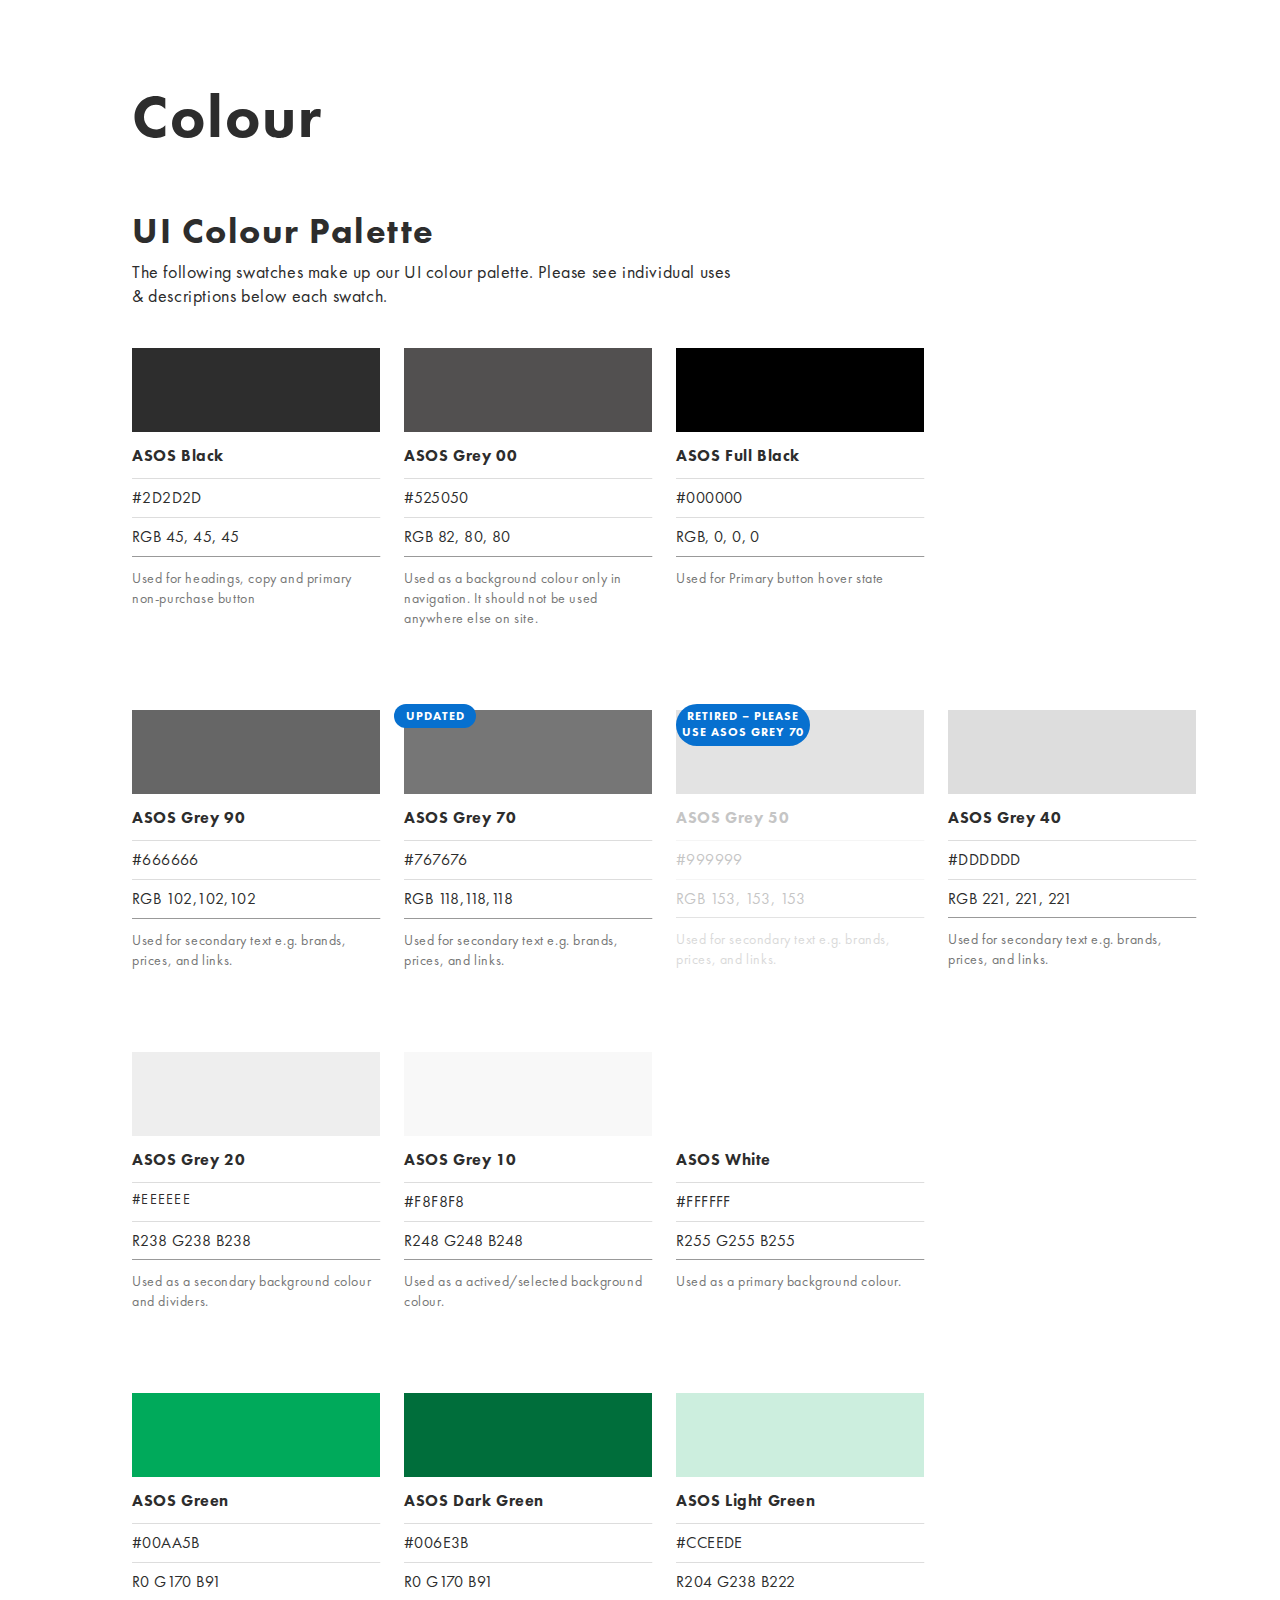
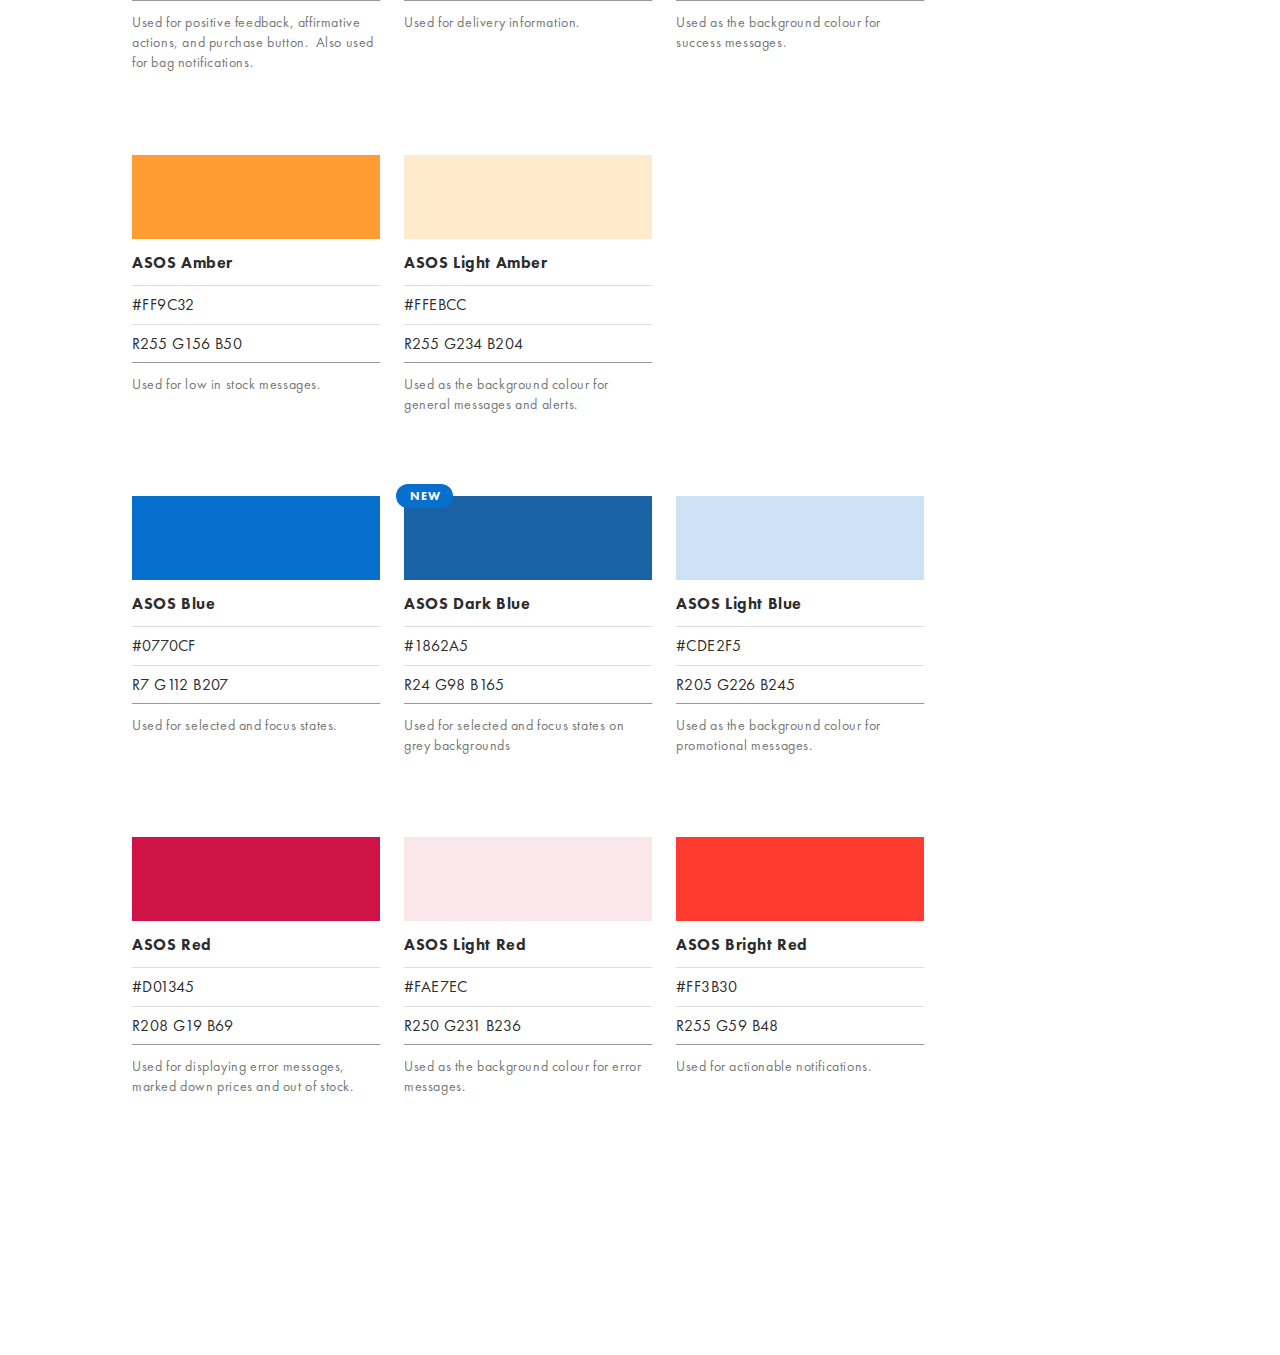
<file: colouruipalette/colouruipalette.html>
<!DOCTYPE html>
<html>
    <head>
        <link href="./img/favicon.png" rel="shortcut icon"/>
        <meta charset="utf-8"/>
        <meta content="width=1440px, maximum-scale=1.0" name="viewport"/>
        <link href="./css/colourUiPalette.css" rel="stylesheet" type="text/css"/>
        <meta content="Launchpad by Anima" name="author">
        </meta>
    </head>
    <body style="margin: 0;
 background: rgba(255, 255, 255, 1.0);">
        <input id="anPageName" name="page" type="hidden" value="colouruipalette"/>
        <form action="none" class="colouruipalette" method="post" name="none">
            <div style="width: 1440px; height: 100%; position:relative; margin:auto;">
                <div class="red">
                    <div class="asoslegacyred">
                        <img anima-src="./img/colour--ui-palette-line 11@2x.png" class="line" src="[data-uri]"/>
                        <div class="asosbrightred">
                            ASOS Bright Red
                        </div>
                        <div class="ff3b30">
                            #FF3B30
                        </div>
                        <div class="r255g59b48">
                            R255 G59 B48
                        </div>
                        <img anima-src="./img/colour--ui-palette-line 11@2x.png" class="line1" src="[data-uri]"/>
                        <img anima-src="./img/colour--ui-palette-line-copy-18@2x.png" class="linecopy20" src="[data-uri]"/>
                        <div class="colour1">
                        </div>
                        <div class="usedforactionable">
                            Used for actionable notifications.
                        </div>
                    </div>
                    <div class="asoslightred">
                        <div class="usedasthebackgrou">
                            Used as the background colour for error messages.
                        </div>
                        <img anima-src="./img/colour--ui-palette-line-copy-18@2x.png" class="linecopy19" src="[data-uri]"/>
                        <div class="r250g231b236">
                            R250 G231 B236
                        </div>
                        <img anima-src="./img/colour--ui-palette-line 11@2x.png" class="line" src="[data-uri]"/>
                        <div class="fae7ec">
                            #FAE7EC
                        </div>
                        <img anima-src="./img/colour--ui-palette-line 11@2x.png" class="line1" src="[data-uri]"/>
                        <div class="asoslightred1">
                            ASOS Light Red
                        </div>
                        <div class="colour1">
                        </div>
                    </div>
                    <div class="asosred">
                        <div class="usedfordisplaying">
                            Used for displaying error messages, marked down prices and out of stock.
                        </div>
                        <img anima-src="./img/colour--ui-palette-line-copy-18@2x.png" class="linecopy18" src="[data-uri]"/>
                        <div class="r208g19b69">
                            R208 G19 B69
                        </div>
                        <img anima-src="./img/colour--ui-palette-line 11@2x.png" class="line" src="[data-uri]"/>
                        <div class="d01345">
                            #D01345
                        </div>
                        <img anima-src="./img/colour--ui-palette-line 11@2x.png" class="line1" src="[data-uri]"/>
                        <div class="asosred1">
                            ASOS Red
                        </div>
                        <div class="colour1">
                        </div>
                    </div>
                </div>
                <div class="blue">
                    <div class="asoslightblue">
                        <div class="usedasthebackgrou">
                            Used as the background colour for promotional messages.
                        </div>
                        <img anima-src="./img/colour--ui-palette-line 11@2x.png" class="line" src="[data-uri]"/>
                        <div class="r205g226b245">
                            R205 G226 B245
                        </div>
                        <img anima-src="./img/colour--ui-palette-line-copy-18@2x.png" class="linecopy17" src="[data-uri]"/>
                        <div class="cde2f5">
                            #CDE2F5
                        </div>
                        <img anima-src="./img/colour--ui-palette-line 11@2x.png" class="line1" src="[data-uri]"/>
                        <div class="asoslightblue1">
                            ASOS Light Blue
                        </div>
                        <div class="colour1">
                        </div>
                    </div>
                    <div class="asosblue">
                        <div class="usedforselectedan">
                            Used for selected and focus states.
                        </div>
                        <img anima-src="./img/colour--ui-palette-line-copy-18@2x.png" class="linecopy16" src="[data-uri]"/>
                        <div class="r7g112b207">
                            R7 G112 B207
                        </div>
                        <img anima-src="./img/colour--ui-palette-line 11@2x.png" class="line" src="[data-uri]"/>
                        <div class="a0770cf">
                            #0770CF
                        </div>
                        <img anima-src="./img/colour--ui-palette-line 11@2x.png" class="line1" src="[data-uri]"/>
                        <div class="asosblue1">
                            ASOS Blue
                        </div>
                        <div class="colour1">
                        </div>
                    </div>
                    <div class="asosbluecopy">
                        <div class="usedforselectedan">
                            Used for selected and focus states on grey backgrounds
                        </div>
                        <img anima-src="./img/colour--ui-palette-line-copy-18@2x.png" class="linecopy16" src="[data-uri]"/>
                        <div class="r24g98b165">
                            R24 G98 B165
                        </div>
                        <img anima-src="./img/colour--ui-palette-line 11@2x.png" class="line" src="[data-uri]"/>
                        <div class="a1862a5">
                            #1862A5
                        </div>
                        <img anima-src="./img/colour--ui-palette-line 11@2x.png" class="line1" src="[data-uri]"/>
                        <div class="asosdarkblue">
                            ASOS Dark Blue
                        </div>
                        <div class="colour1">
                        </div>
                        <div class="updatedbadge">
                            <div class="rectangle5">
                            </div>
                            <div class="new">
                                NEW
                            </div>
                        </div>
                    </div>
                </div>
                <div class="amber">
                    <div class="asoslightamber">
                        <div class="usedasthebackgrou">
                            Used as the background colour for general messages and alerts.
                        </div>
                        <img anima-src="./img/colour--ui-palette-line-copy-18@2x.png" class="linecopy15" src="[data-uri]"/>
                        <div class="r255g234b204">
                            R255 G234 B204
                        </div>
                        <img anima-src="./img/colour--ui-palette-line 11@2x.png" class="line" src="[data-uri]"/>
                        <div class="ffebcc">
                            #FFEBCC
                        </div>
                        <img anima-src="./img/colour--ui-palette-line 11@2x.png" class="line1" src="[data-uri]"/>
                        <div class="asoslightamber1">
                            ASOS Light Amber
                        </div>
                        <div class="colour1">
                        </div>
                    </div>
                    <div class="asosamber">
                        <img anima-src="./img/colour--ui-palette-line 11@2x.png" class="line" src="[data-uri]"/>
                        <div class="asosamber1">
                            ASOS Amber
                        </div>
                        <div class="ff9c32">
                            #FF9C32
                        </div>
                        <div class="r255g156b50">
                            R255 G156 B50
                        </div>
                        <img anima-src="./img/colour--ui-palette-line 11@2x.png" class="line1" src="[data-uri]"/>
                        <img anima-src="./img/colour--ui-palette-line-copy-18@2x.png" class="linecopy14" src="[data-uri]"/>
                        <div class="colour1">
                        </div>
                        <div class="usedforlowinstoc">
                            Used for low in stock messages.
                        </div>
                    </div>
                </div>
                <div class="green">
                    <div class="asoslightgreen">
                        <img anima-src="./img/colour--ui-palette-line-copy-18@2x.png" class="linecopy13" src="[data-uri]"/>
                        <div class="r204g238b222">
                            R204 G238 B222
                        </div>
                        <img anima-src="./img/colour--ui-palette-line 11@2x.png" class="line" src="[data-uri]"/>
                        <div class="cceede">
                            #CCEEDE
                        </div>
                        <img anima-src="./img/colour--ui-palette-line 11@2x.png" class="line1" src="[data-uri]"/>
                        <div class="asoslightgreen1">
                            ASOS Light Green
                        </div>
                        <div class="colour1">
                        </div>
                        <div class="usedasthebackgrou">
                            Used as the background colour for success messages.
                        </div>
                    </div>
                    <div class="asosdarkgreen">
                        <img anima-src="./img/colour--ui-palette-line-copy-18@2x.png" class="linecopy12" src="[data-uri]"/>
                        <div class="r0g170b91">
                            R0 G170 B91
                        </div>
                        <img anima-src="./img/colour--ui-palette-line 11@2x.png" class="line" src="[data-uri]"/>
                        <div class="a006e3b">
                            #006E3B
                        </div>
                        <img anima-src="./img/colour--ui-palette-line 11@2x.png" class="line1" src="[data-uri]"/>
                        <div class="asosdarkgreen1">
                            ASOS Dark Green
                        </div>
                        <div class="colour1">
                        </div>
                        <div class="usedfordeliveryin">
                            Used for delivery information.
                        </div>
                    </div>
                    <div class="asosgreen">
                        <div class="usedforpositivefe">
                            Used for positive feedback, affirmative actions, and purchase button.  Also used for bag notifications.
                        </div>
                        <img anima-src="./img/colour--ui-palette-line-copy-18@2x.png" class="linecopy11" src="[data-uri]"/>
                        <div class="r0g170b91">
                            R0 G170 B91
                        </div>
                        <img anima-src="./img/colour--ui-palette-line 11@2x.png" class="line" src="[data-uri]"/>
                        <div class="a00aa5b">
                            #00AA5B
                        </div>
                        <img anima-src="./img/colour--ui-palette-line 11@2x.png" class="line1" src="[data-uri]"/>
                        <div class="asosgreen1">
                            ASOS Green
                        </div>
                        <div class="colour1">
                        </div>
                    </div>
                </div>
                <div class="lightgreyswhite">
                    <div class="asoswhite">
                        <img anima-src="./img/colour--ui-palette-line 11@2x.png" class="line" src="[data-uri]"/>
                        <div class="asoswhite1">
                            ASOS White
                        </div>
                        <div class="ffffff">
                            #FFFFFF
                        </div>
                        <div class="r255g255b255">
                            R255 G255 B255
                        </div>
                        <img anima-src="./img/colour--ui-palette-line 11@2x.png" class="line1" src="[data-uri]"/>
                        <img anima-src="./img/colour--ui-palette-line-copy-18@2x.png" class="linecopy10" src="[data-uri]"/>
                        <div class="colour1">
                        </div>
                        <div class="usedasaprimaryba">
                            Used as a primary background colour.
                        </div>
                    </div>
                    <div class="asosgrey10">
                        <div class="usedasaactivedse">
                            Used as a actived/selected background colour.
                        </div>
                        <img anima-src="./img/colour--ui-palette-line-copy-18@2x.png" class="linecopy9" src="[data-uri]"/>
                        <div class="f8f8f8">
                            #F8F8F8
                        </div>
                        <img anima-src="./img/colour--ui-palette-line 11@2x.png" class="line" src="[data-uri]"/>
                        <div class="r248g248b248">
                            R248 G248 B248
                        </div>
                        <img anima-src="./img/colour--ui-palette-line 11@2x.png" class="line1" src="[data-uri]"/>
                        <div class="asosgrey101">
                            ASOS Grey 10
                        </div>
                        <div class="colour1">
                        </div>
                    </div>
                    <div class="asosgrey20">
                        <img anima-src="./img/colour--ui-palette-line-copy-18@2x.png" class="linecopy8" src="[data-uri]"/>
                        <div class="r238g238b238">
                            R238 G238 B238
                        </div>
                        <img anima-src="./img/colour--ui-palette-line 11@2x.png" class="line" src="[data-uri]"/>
                        <div class="eeeeee">
                            #EEEEEE
                        </div>
                        <img anima-src="./img/colour--ui-palette-line 11@2x.png" class="line1" src="[data-uri]"/>
                        <div class="asosgrey201">
                            ASOS Grey 20
                        </div>
                        <div class="colour1">
                        </div>
                        <div class="usedasasecondary">
                            Used as a secondary background colour and dividers.
                        </div>
                    </div>
                </div>
                <div class="midgreys">
                    <div class="asosgrey40">
                        <img anima-src="./img/colour--ui-palette-line 11@2x.png" class="line" src="[data-uri]"/>
                        <div class="asosgrey401">
                            ASOS Grey 40
                        </div>
                        <div class="dddddd">
                            #DDDDDD
                        </div>
                        <div class="rgb221221221">
                            RGB 221, 221, 221
                        </div>
                        <img anima-src="./img/colour--ui-palette-line 11@2x.png" class="line1" src="[data-uri]"/>
                        <img anima-src="./img/colour--ui-palette-line-copy-18@2x.png" class="linecopy7" src="[data-uri]"/>
                        <div class="colour1">
                        </div>
                        <div class="usedforsecondaryt">
                            Used for secondary text e.g. brands, prices, and links.
                        </div>
                    </div>
                    <div class="asosgrey50">
                        <img anima-src="./img/colour--ui-palette-line 11@2x.png" class="line" src="[data-uri]"/>
                        <div class="asosgrey501">
                            ASOS Grey 50
                        </div>
                        <div class="a999999">
                            #999999
                        </div>
                        <div class="rgb153153153">
                            RGB 153, 153, 153
                        </div>
                        <img anima-src="./img/colour--ui-palette-line 11@2x.png" class="line1" src="[data-uri]"/>
                        <img anima-src="./img/colour--ui-palette-line-copy-18@2x.png" class="linecopy6" src="[data-uri]"/>
                        <div class="colour1">
                        </div>
                        <div class="usedforsecondaryt">
                            Used for secondary text e.g. brands, prices, and links.
                        </div>
                    </div>
                    <div class="asosgrey70">
                        <img anima-src="./img/colour--ui-palette-line 11@2x.png" class="line" src="[data-uri]"/>
                        <div class="asosgrey701">
                            ASOS Grey 70
                        </div>
                        <div class="a767676">
                            #767676
                        </div>
                        <div class="rgb118118118">
                            RGB 118,118,118
                        </div>
                        <img anima-src="./img/colour--ui-palette-line 11@2x.png" class="line1" src="[data-uri]"/>
                        <img anima-src="./img/colour--ui-palette-line-copy-18@2x.png" class="linecopy5" src="[data-uri]"/>
                        <div class="colour1">
                        </div>
                        <div class="usedforsecondaryt">
                            Used for secondary text e.g. brands, prices, and links.
                        </div>
                    </div>
                    <div class="asosgrey90">
                        <div class="usedforsecondaryt">
                            Used for secondary text e.g. brands, prices, and links.
                        </div>
                        <img anima-src="./img/colour--ui-palette-line-copy-18@2x.png" class="linecopy4" src="[data-uri]"/>
                        <div class="rgb102102102">
                            RGB 102,102,102
                        </div>
                        <img anima-src="./img/colour--ui-palette-line 11@2x.png" class="line" src="[data-uri]"/>
                        <div class="a666666">
                            #666666
                        </div>
                        <img anima-src="./img/colour--ui-palette-line 11@2x.png" class="line1" src="[data-uri]"/>
                        <div class="asosgrey901">
                            ASOS Grey 90
                        </div>
                        <div class="colour1">
                        </div>
                    </div>
                    <div class="updatedbadge">
                        <div class="rectangle5">
                        </div>
                        <div class="updated">
                            UPDATED
                        </div>
                    </div>
                    <div class="updatedbadgecopy">
                        <div class="rectangle5">
                        </div>
                        <div class="retiredu2013pleaseuse">
                            RETIRED – PLEASE USE ASOS GREY 70
                        </div>
                    </div>
                </div>
                <div class="blackdarkgreys">
                    <div class="asosfullblack">
                        <img anima-src="./img/colour--ui-palette-line-copy-18@2x.png" class="linecopy3" src="[data-uri]"/>
                        <div class="rgb000">
                            RGB, 0, 0, 0
                        </div>
                        <img anima-src="./img/colour--ui-palette-line 11@2x.png" class="line" src="[data-uri]"/>
                        <div class="a000000">
                            #000000
                        </div>
                        <img anima-src="./img/colour--ui-palette-line 11@2x.png" class="line1" src="[data-uri]"/>
                        <div class="asosfullblack1">
                            ASOS Full Black
                        </div>
                        <div class="colour1">
                        </div>
                        <div class="usedforprimarybut">
                            Used for Primary button hover state
                        </div>
                    </div>
                    <div class="asosgrey00">
                        <div class="usedasabackground">
                            Used as a background colour only in navigation. It should not be used anywhere else on site.
                        </div>
                        <img anima-src="./img/colour--ui-palette-line-copy-18@2x.png" class="linecopy2" src="[data-uri]"/>
                        <div class="rgb828080">
                            RGB 82, 80, 80
                        </div>
                        <img anima-src="./img/colour--ui-palette-line 11@2x.png" class="line" src="[data-uri]"/>
                        <div class="a525050">
                            #525050
                        </div>
                        <img anima-src="./img/colour--ui-palette-line 11@2x.png" class="line1" src="[data-uri]"/>
                        <div class="asosgrey001">
                            ASOS Grey 00
                        </div>
                        <div class="colour1">
                        </div>
                    </div>
                    <div class="asosblack">
                        <div class="usedforheadingsc">
                            Used for headings, copy and primary non-purchase button
                        </div>
                        <img anima-src="./img/colour--ui-palette-line-copy-18@2x.png" class="linecopy" src="[data-uri]"/>
                        <div class="rgb454545">
                            RGB 45, 45, 45
                        </div>
                        <img anima-src="./img/colour--ui-palette-line 11@2x.png" class="line" src="[data-uri]"/>
                        <div class="a2d2d2d">
                            #2D2D2D
                        </div>
                        <img anima-src="./img/colour--ui-palette-line 11@2x.png" class="line1" src="[data-uri]"/>
                        <div class="asosblack1">
                            ASOS Black
                        </div>
                        <div class="colour1">
                        </div>
                    </div>
                </div>
                <div class="thefollowingswatch">
                    The following swatches make up our UI colour palette. Please see individual uses &amp; descriptions below each swatch.
                </div>
                <div class="uicolourpalette">
                    UI Colour Palette
                </div>
                <div class="colour">
                    Colour
                </div>
            </div>
        </form>
        <!-- Scripts -->
        <script>
            anima_isHidden = function(e) {
                if (!(e instanceof HTMLElement)) return !1;
                if (getComputedStyle(e).display == "none") return !0; else if (e.parentNode && anima_isHidden(e.parentNode)) return !0;
                return !1;
            };
            anima_loadAsyncSrcForTag = function(tag) {
                var elements = document.getElementsByTagName(tag);
                var toLoad = [];
                for (var i = 0; i < elements.length; i++) {
                    var e = elements[i];
                    var src = e.getAttribute("src");
                    var loaded = (src != undefined && src.length > 0 && src != '[data-uri]');
                    if (loaded) continue;
                    var asyncSrc = e.getAttribute("anima-src");
                    if (asyncSrc == undefined || asyncSrc.length == 0) continue;
                    if (anima_isHidden(e)) continue;
                    toLoad.push(e);
                }
                toLoad.sort(function(a, b) {
                    return anima_getTop(a) - anima_getTop(b);
                });
                for (var i = 0; i < toLoad.length; i++) {
                    var e = toLoad[i];
                    var asyncSrc = e.getAttribute("anima-src");
                    e.setAttribute("src", asyncSrc);
                }
            };
            anima_pauseHiddenVideos = function(tag) {
                var elements = document.getElementsByTagName("video");
                for (var i = 0; i < elements.length; i++) {
                    var e = elements[i];
                    var isPlaying = !!(e.currentTime > 0 && !e.paused && !e.ended && e.readyState > 2);
                    var isHidden = anima_isHidden(e);
                    if (!isPlaying && !isHidden && e.getAttribute("autoplay") == "autoplay") {
                        e.play();
                    } else if (isPlaying && isHidden) {
                        e.pause();
                    }
                }
            };
            anima_loadAsyncSrc = function(tag) {
                anima_loadAsyncSrcForTag("img");
                anima_loadAsyncSrcForTag("iframe");
                anima_loadAsyncSrcForTag("video");
                anima_pauseHiddenVideos();
            };
            var anima_getTop = function(e) {
                var top = 0;
                do {
                    top += e.offsetTop || 0;
                    e = e.offsetParent;
                } while (e);
                return top;
            };
            anima_loadAsyncSrc();
            anima_old_onResize = window.onresize;
            anima_new_onResize = undefined;
            anima_updateOnResize = function() {
                if (anima_new_onResize == undefined || window.onresize != anima_new_onResize) {
                    anima_new_onResize = function(x) {
                        if (anima_old_onResize != undefined) anima_old_onResize(x);
                        anima_loadAsyncSrc();
                    };
                    window.onresize = anima_new_onResize;
                    setTimeout(function() {
                        anima_updateOnResize();
                    }, 3000);
                }
            };
            anima_updateOnResize();
            setTimeout(function() {
                anima_loadAsyncSrc();
            }, 200);
        </script>
        <!-- End of Scripts -->
    </body>
</html>
</file>
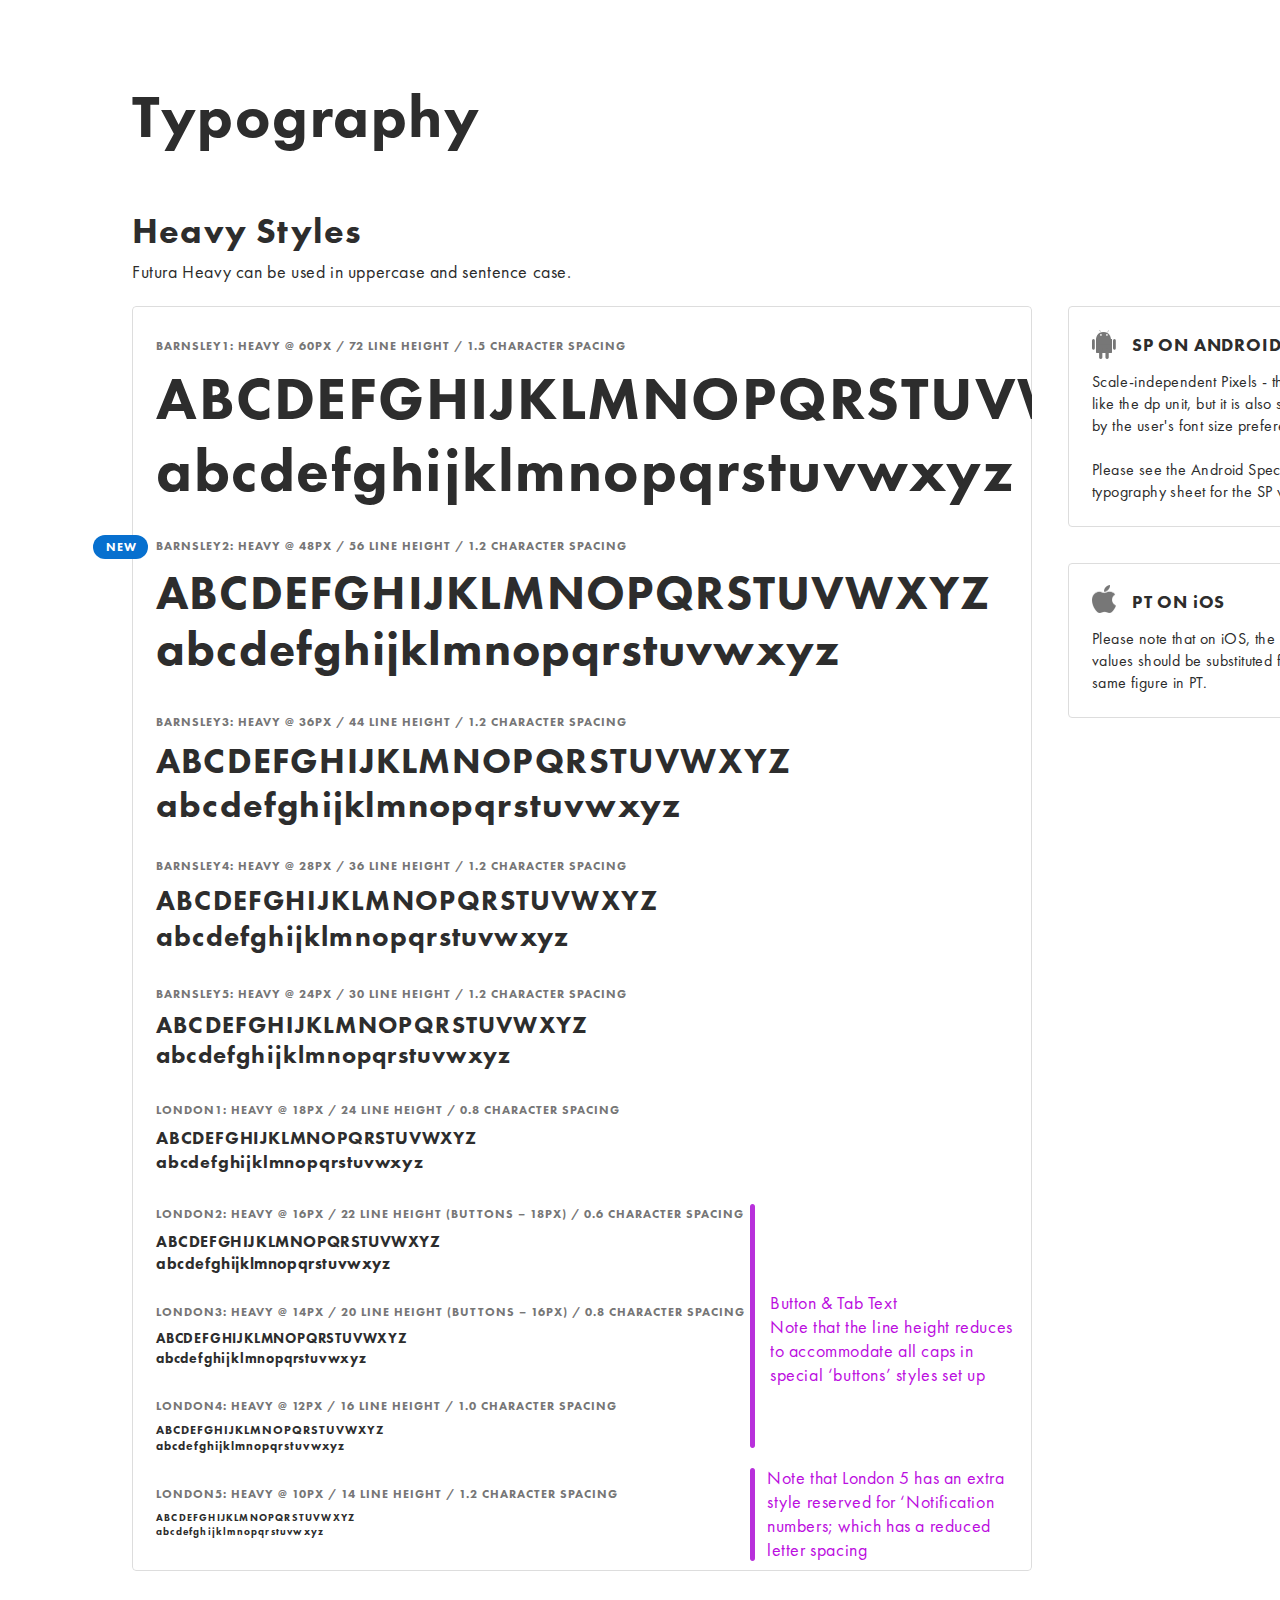
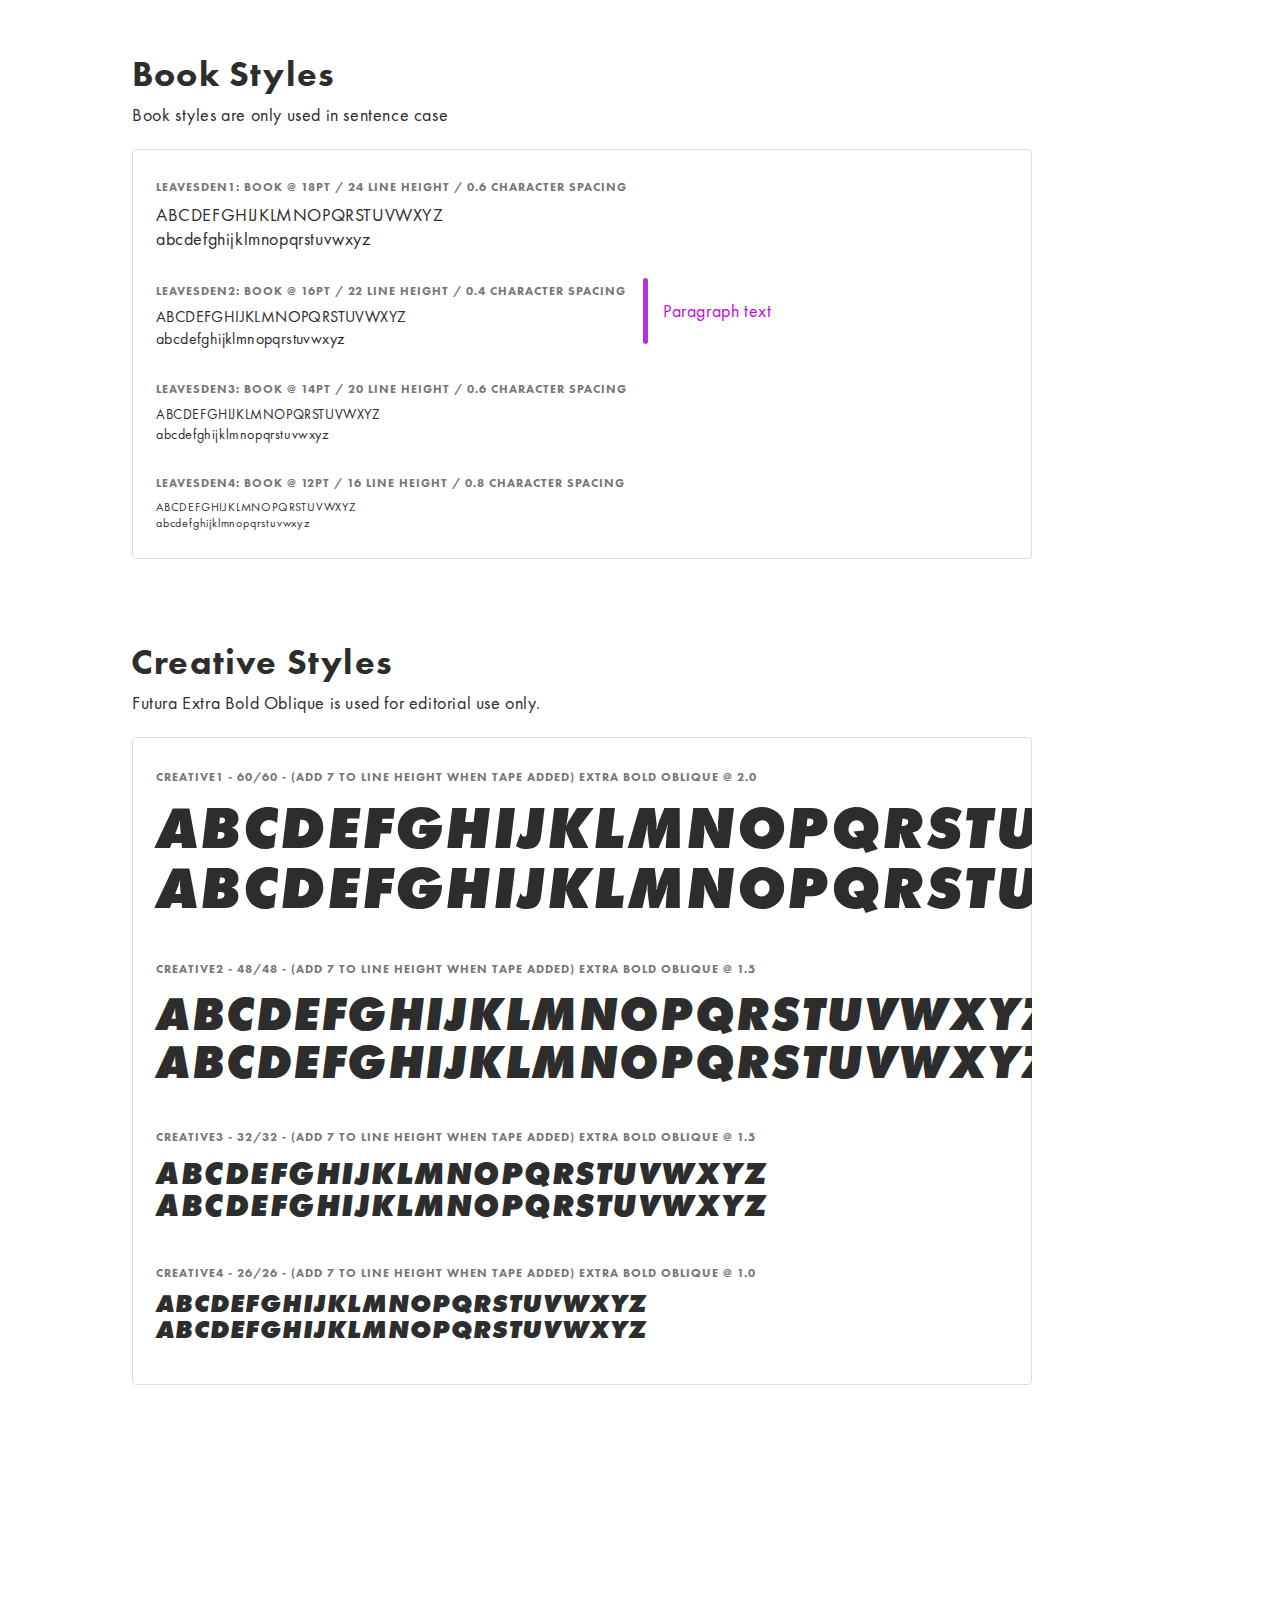
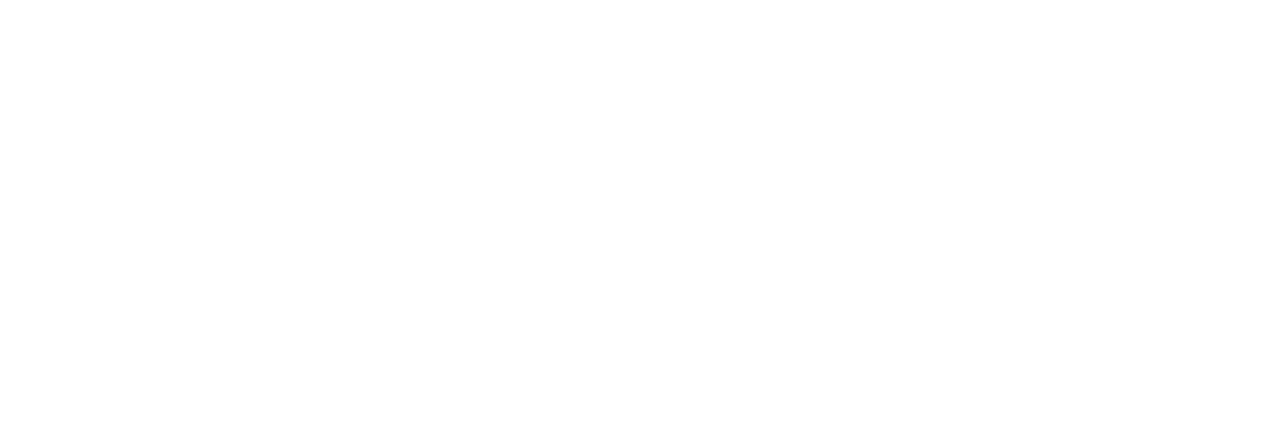
<file: typography/typography.html>
<!DOCTYPE html>
<html>
    <head>
        <link href="./img/favicon.png" rel="shortcut icon"/>
        <meta charset="utf-8"/>
        <meta content="width=1440px, maximum-scale=1.0" name="viewport"/>
        <link href="./css/typography.css" rel="stylesheet" type="text/css"/>
        <meta content="Launchpad by Anima" name="author">
        </meta>
    </head>
    <body style="margin: 0;
 background: rgba(255, 255, 255, 1.0);">
        <input id="anPageName" name="page" type="hidden" value="typography"/>
        <form action="none" class="typography" method="post" name="none">
            <div style="width: 1440px; height: 100%; position:relative; margin:auto;">
                <div class="creativestyles">
                    <div class="type">
                        <div class="bgtable">
                        </div>
                        <div class="creative4">
                            <div class="abcdefghijklmnopqrst">
                                ABCDEFGHIJKLMNOPQRSTUVWXYZ<br />ABCDEFGHIJKLMNOPQRSTUVWXYZ
                            </div>
                            <div class="creative42626">
                                CREATIVE4 - 26/26 - (ADD 7 TO LINE HEIGHT WHEN TAPE ADDED) EXTRA BOLD OBLIQUE @ 1.0
                            </div>
                        </div>
                        <div class="creative3">
                            <div class="abcdefghijklmnopqrst">
                                ABCDEFGHIJKLMNOPQRSTUVWXYZ<br />ABCDEFGHIJKLMNOPQRSTUVWXYZ
                            </div>
                            <div class="creative33232">
                                CREATIVE3 - 32/32 - (ADD 7 TO LINE HEIGHT WHEN TAPE ADDED) EXTRA BOLD OBLIQUE @ 1.5
                            </div>
                        </div>
                        <div class="creative2">
                            <div class="abcdefghijklmnopqrst">
                                ABCDEFGHIJKLMNOPQRSTUVWXYZ<br />ABCDEFGHIJKLMNOPQRSTUVWXYZ
                            </div>
                            <div class="creative24848">
                                CREATIVE2 - 48/48 - (ADD 7 TO LINE HEIGHT WHEN TAPE ADDED) EXTRA BOLD OBLIQUE @ 1.5
                            </div>
                        </div>
                        <div class="creative1">
                            <div class="abcdefghijklmnopqrst">
                                ABCDEFGHIJKLMNOPQRSTUVWXYZ<br />ABCDEFGHIJKLMNOPQRSTUVWXYZ
                            </div>
                            <div class="creative16060">
                                CREATIVE1 - 60/60 - (ADD 7 TO LINE HEIGHT WHEN TAPE ADDED) EXTRA BOLD OBLIQUE @ 2.0
                            </div>
                        </div>
                    </div>
                    <div class="futuraextraboldob">
                        Futura Extra Bold Oblique is used for editorial use only.
                    </div>
                    <div class="creativestyles1">
                        Creative Styles
                    </div>
                </div>
                <div class="bookstyles">
                    <div class="type">
                        <div class="bgtable">
                        </div>
                        <div class="hemel4">
                            <div class="abcdefghijklmnopqrst">
                                ABCDEFGHIJKLMNOPQRSTUVWXYZ<br />abcdefghijklmnopqrstuvwxyz
                            </div>
                            <div class="leavesden4book1">
                                LEAVESDEN4: BOOK @ 12PT / 16 LINE HEIGHT / 0.8 CHARACTER SPACING
                            </div>
                        </div>
                        <div class="hemel3">
                            <div class="abcdefghijklmnopqrst">
                                ABCDEFGHIJKLMNOPQRSTUVWXYZ<br />abcdefghijklmnopqrstuvwxyz
                            </div>
                            <div class="leavesden3book1">
                                LEAVESDEN3: BOOK @ 14PT / 20 LINE HEIGHT / 0.6 CHARACTER SPACING
                            </div>
                        </div>
                        <div class="hemel2">
                            <div class="abcdefghijklmnopqrst">
                                ABCDEFGHIJKLMNOPQRSTUVWXYZ<br />abcdefghijklmnopqrstuvwxyz
                            </div>
                            <div class="leavesden2book1">
                                LEAVESDEN2: BOOK @ 16PT / 22 LINE HEIGHT / 0.4 CHARACTER SPACING
                            </div>
                        </div>
                        <img anima-src="./img/typography-line@2x.png" class="line" src="[data-uri]"/>
                        <div class="paragraphtext">
                            Paragraph text
                        </div>
                        <div class="hemel1">
                            <div class="abcdefghijklmnopqrst">
                                ABCDEFGHIJKLMNOPQRSTUVWXYZ<br />abcdefghijklmnopqrstuvwxyz
                            </div>
                            <div class="leavesden1book1">
                                LEAVESDEN1: BOOK @ 18PT / 24 LINE HEIGHT / 0.6 CHARACTER SPACING
                            </div>
                        </div>
                    </div>
                    <div class="bookstyles1">
                        Book Styles
                    </div>
                    <div class="bookstylesareonly">
                        Book styles are only used in sentence case
                    </div>
                </div>
                <div class="heavystyles">
                    <div class="type">
                        <div class="bgtable">
                        </div>
                        <div class="londonstyles">
                            <div class="london5">
                                <div class="abcdefghijklmnopqrst">
                                    ABCDEFGHIJKLMNOPQRSTUVWXYZ<br />abcdefghijklmnopqrstuvwxyz
                                </div>
                                <div class="london5heavy10p">
                                    LONDON5: HEAVY @ 10PX / 14 LINE HEIGHT / 1.2 CHARACTER SPACING
                                </div>
                            </div>
                            <div class="london4">
                                <div class="abcdefghijklmnopqrst">
                                    ABCDEFGHIJKLMNOPQRSTUVWXYZ<br />abcdefghijklmnopqrstuvwxyz
                                </div>
                                <div class="london4heavy12p">
                                    LONDON4: HEAVY @ 12PX / 16 LINE HEIGHT / 1.0 CHARACTER SPACING
                                </div>
                            </div>
                            <div class="london3">
                                <div class="abcdefghijklmnopqrst">
                                    ABCDEFGHIJKLMNOPQRSTUVWXYZ<br />abcdefghijklmnopqrstuvwxyz
                                </div>
                                <div class="london3heavy14p">
                                    LONDON3: HEAVY @ 14PX / 20 LINE HEIGHT (BUTTONS – 16PX) / 0.8 CHARACTER SPACING
                                </div>
                            </div>
                            <div class="london2">
                                <div class="abcdefghijklmnopqrst">
                                    ABCDEFGHIJKLMNOPQRSTUVWXYZ<br />abcdefghijklmnopqrstuvwxyz
                                </div>
                                <div class="london2heavy16p">
                                    LONDON2: HEAVY @ 16PX / 22 LINE HEIGHT (BUTTONS – 18PX) / 0.6 CHARACTER SPACING
                                </div>
                            </div>
                            <div class="london1">
                                <div class="abcdefghijklmnopqrst">
                                    ABCDEFGHIJKLMNOPQRSTUVWXYZ<br />abcdefghijklmnopqrstuvwxyz
                                </div>
                                <div class="london1heavy18p">
                                    LONDON1: HEAVY @ 18PX / 24 LINE HEIGHT / 0.8 CHARACTER SPACING
                                </div>
                            </div>
                        </div>
                        <div class="barnsleystyles">
                            <div class="barnsley5">
                                <div class="abcdefghijklmnopqrst">
                                    ABCDEFGHIJKLMNOPQRSTUVWXYZ<br />abcdefghijklmnopqrstuvwxyz
                                </div>
                                <div class="barnsley5heavy2">
                                    BARNSLEY5: HEAVY @ 24PX / 30 LINE HEIGHT / 1.2 CHARACTER SPACING
                                </div>
                            </div>
                            <div class="barnsley4">
                                <div class="abcdefghijklmnopqrst">
                                    ABCDEFGHIJKLMNOPQRSTUVWXYZ<br />abcdefghijklmnopqrstuvwxyz
                                </div>
                                <div class="barnsley4heavy2">
                                    BARNSLEY4: HEAVY @ 28PX / 36 LINE HEIGHT / 1.2 CHARACTER SPACING
                                </div>
                            </div>
                            <div class="barnsley3">
                                <div class="abcdefghijklmnopqrst">
                                    ABCDEFGHIJKLMNOPQRSTUVWXYZ<br />abcdefghijklmnopqrstuvwxyz
                                </div>
                                <div class="barnsley3heavy3">
                                    BARNSLEY3: HEAVY @ 36PX / 44 LINE HEIGHT / 1.2 CHARACTER SPACING
                                </div>
                            </div>
                            <div class="barnsley2">
                                <div class="abcdefghijklmnopqrst">
                                    ABCDEFGHIJKLMNOPQRSTUVWXYZ<br />abcdefghijklmnopqrstuvwxyz
                                </div>
                                <div class="barnsley2heavy4">
                                    BARNSLEY2: HEAVY @ 48PX / 56 LINE HEIGHT / 1.2 CHARACTER SPACING
                                </div>
                            </div>
                            <div class="barnsley1">
                                <div class="abcdefghijklmnopqrst">
                                    ABCDEFGHIJKLMNOPQRSTUVWXYZ<br />abcdefghijklmnopqrstuvwxyz
                                </div>
                                <div class="barnsley1heavy6">
                                    BARNSLEY1: HEAVY @ 60PX / 72 LINE HEIGHT / 1.5 CHARACTER SPACING
                                </div>
                            </div>
                        </div>
                    </div>
                    <div class="markup">
                        <img anima-src="./img/typography-line 1@2x.png" class="line" src="[data-uri]"/>
                        <div class="buttontabtextno">
                            Button &amp; Tab Text<br />Note that the line height reduces <br />to accommodate all caps in <br />special ‘buttons’ styles set up
                        </div>
                        <img anima-src="./img/typography-line-copy@2x.png" class="linecopy" src="[data-uri]"/>
                        <div class="notethatlondon5h">
                            Note that London 5 has an extra style reserved for ‘Notification numbers; which has a reduced letter spacing
                        </div>
                    </div>
                    <div class="heavystyles1">
                        Heavy Styles
                    </div>
                    <div class="futuraheavycanbe">
                        Futura Heavy can be used in uppercase and sentence case.
                    </div>
                </div>
                <div class="iosnote">
                    <div class="rectangle">
                    </div>
                    <div class="pleasenotethaton">
                        Please note that on iOS, the PX values should be substituted for the same figure in PT.
                    </div>
                    <div class="ptonios">
                        PT ON iOS
                    </div>
                    <img anima-src="./img/typography-apple-icon@2x.png" class="appleicon" src="[data-uri]"/>
                </div>
                <div class="androidnote">
                    <div class="rectangle">
                    </div>
                    <div class="evo">
                        <img anima-src="./img/typography-fill-1@2x.png" class="fill1" src="[data-uri]"/>
                        <img anima-src="./img/typography-fill-2@2x.png" class="fill2" src="[data-uri]"/>
                        <img anima-src="./img/typography-fill-3@2x.png" class="fill3" src="[data-uri]"/>
                        <img anima-src="./img/typography-fill-3@2x.png" class="fill4" src="[data-uri]"/>
                        <img anima-src="./img/typography-fill-5@2x.png" class="fill5" src="[data-uri]"/>
                        <img anima-src="./img/typography-fill-7@2x.png" class="fill6" src="[data-uri]"/>
                        <img anima-src="./img/typography-fill-7@2x.png" class="fill7" src="[data-uri]"/>
                        <img anima-src="./img/typography-fill-8@2x.png" class="fill8" src="[data-uri]"/>
                        <div class="group13">
                            <img anima-src="./img/typography-group-13@2x.png" class="group131" src="[data-uri]"/>
                        </div>
                    </div>
                    <div class="scaleindependentpi">
                        Scale-independent Pixels - this is like the dp unit, but it is also scaled by the user's font size preference.<br /><br />Please see the Android Specific typography sheet for the SP values
                    </div>
                    <div class="sponandroid">
                        SP ON ANDROID
                    </div>
                </div>
                <div class="typography1">
                    Typography
                </div>
                <div class="newbadge">
                    <div class="rectangle5">
                    </div>
                    <div class="new">
                        NEW
                    </div>
                </div>
            </div>
        </form>
        <!-- Scripts -->
        <script>
            anima_isHidden = function(e) {
                if (!(e instanceof HTMLElement)) return !1;
                if (getComputedStyle(e).display == "none") return !0; else if (e.parentNode && anima_isHidden(e.parentNode)) return !0;
                return !1;
            };
            anima_loadAsyncSrcForTag = function(tag) {
                var elements = document.getElementsByTagName(tag);
                var toLoad = [];
                for (var i = 0; i < elements.length; i++) {
                    var e = elements[i];
                    var src = e.getAttribute("src");
                    var loaded = (src != undefined && src.length > 0 && src != '[data-uri]');
                    if (loaded) continue;
                    var asyncSrc = e.getAttribute("anima-src");
                    if (asyncSrc == undefined || asyncSrc.length == 0) continue;
                    if (anima_isHidden(e)) continue;
                    toLoad.push(e);
                }
                toLoad.sort(function(a, b) {
                    return anima_getTop(a) - anima_getTop(b);
                });
                for (var i = 0; i < toLoad.length; i++) {
                    var e = toLoad[i];
                    var asyncSrc = e.getAttribute("anima-src");
                    e.setAttribute("src", asyncSrc);
                }
            };
            anima_pauseHiddenVideos = function(tag) {
                var elements = document.getElementsByTagName("video");
                for (var i = 0; i < elements.length; i++) {
                    var e = elements[i];
                    var isPlaying = !!(e.currentTime > 0 && !e.paused && !e.ended && e.readyState > 2);
                    var isHidden = anima_isHidden(e);
                    if (!isPlaying && !isHidden && e.getAttribute("autoplay") == "autoplay") {
                        e.play();
                    } else if (isPlaying && isHidden) {
                        e.pause();
                    }
                }
            };
            anima_loadAsyncSrc = function(tag) {
                anima_loadAsyncSrcForTag("img");
                anima_loadAsyncSrcForTag("iframe");
                anima_loadAsyncSrcForTag("video");
                anima_pauseHiddenVideos();
            };
            var anima_getTop = function(e) {
                var top = 0;
                do {
                    top += e.offsetTop || 0;
                    e = e.offsetParent;
                } while (e);
                return top;
            };
            anima_loadAsyncSrc();
            anima_old_onResize = window.onresize;
            anima_new_onResize = undefined;
            anima_updateOnResize = function() {
                if (anima_new_onResize == undefined || window.onresize != anima_new_onResize) {
                    anima_new_onResize = function(x) {
                        if (anima_old_onResize != undefined) anima_old_onResize(x);
                        anima_loadAsyncSrc();
                    };
                    window.onresize = anima_new_onResize;
                    setTimeout(function() {
                        anima_updateOnResize();
                    }, 3000);
                }
            };
            anima_updateOnResize();
            setTimeout(function() {
                anima_loadAsyncSrc();
            }, 200);
        </script>
        <!-- End of Scripts -->
    </body>
</html>
</file>
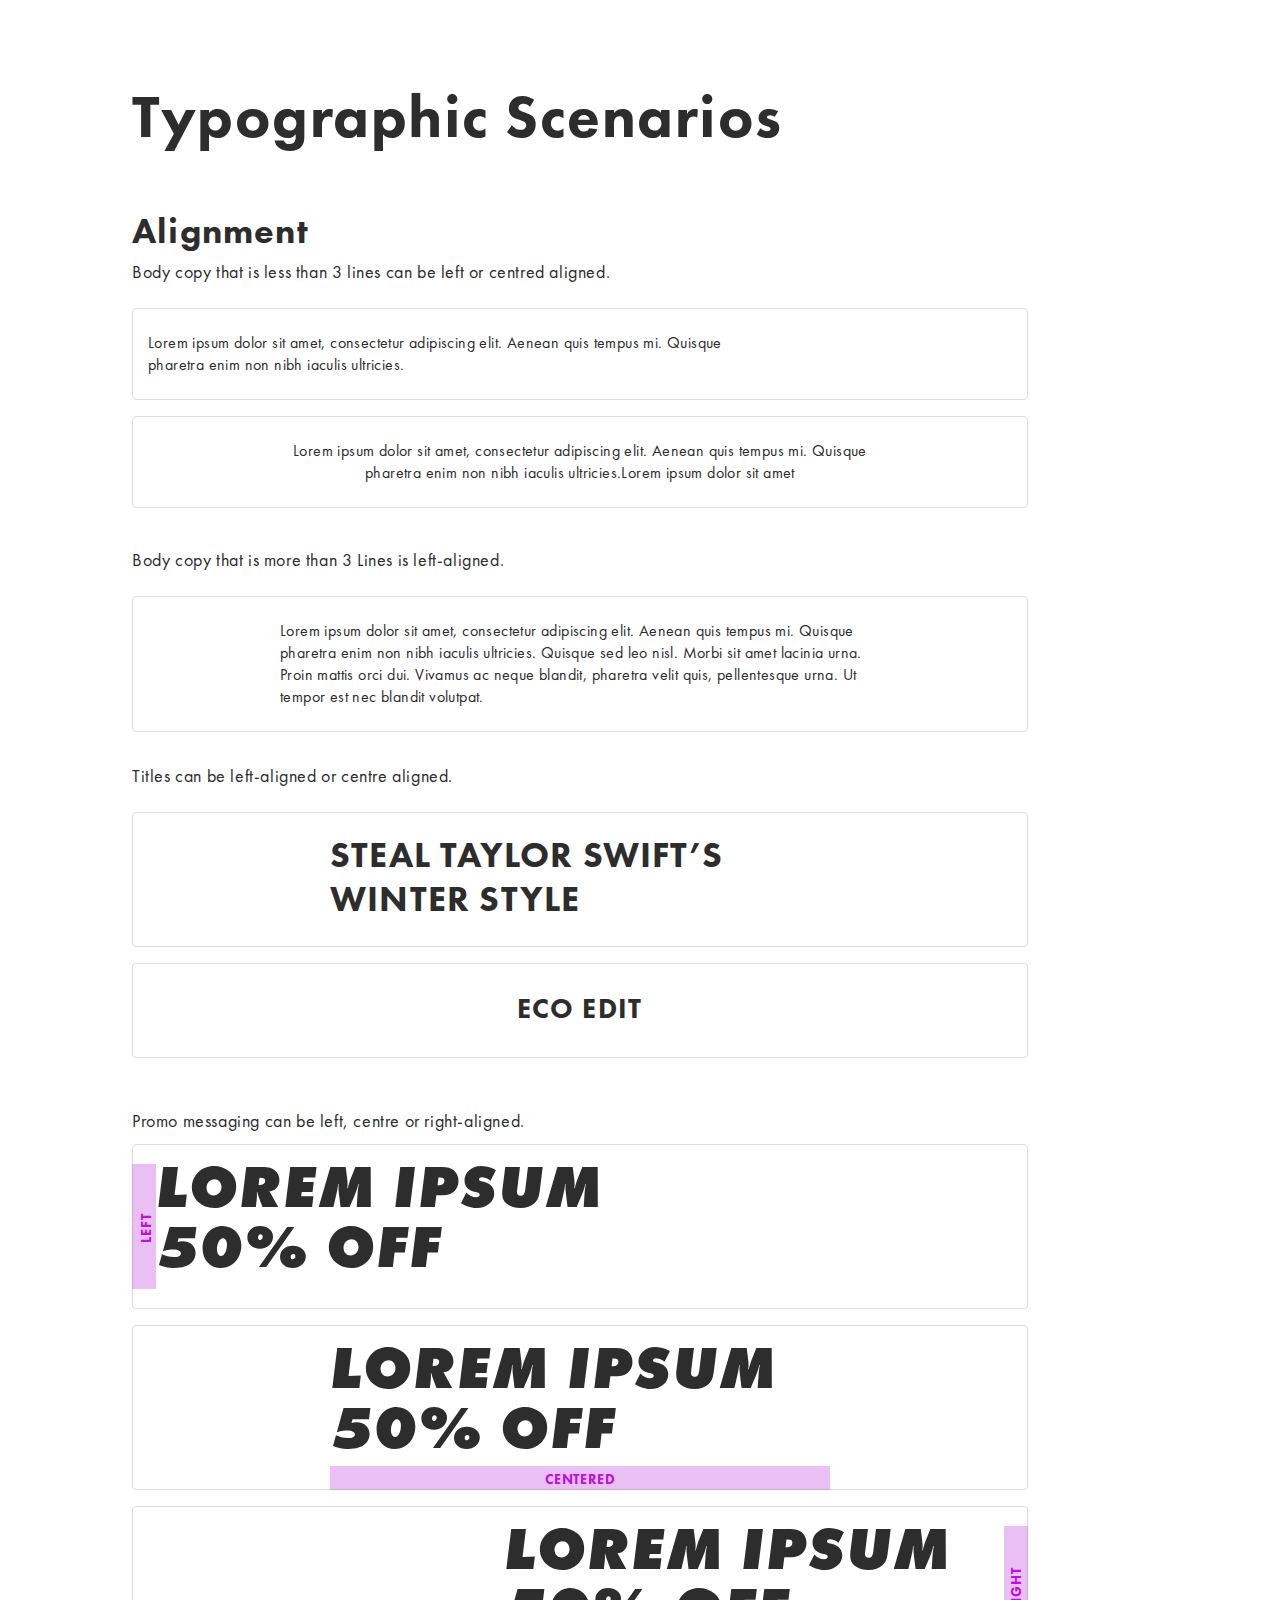
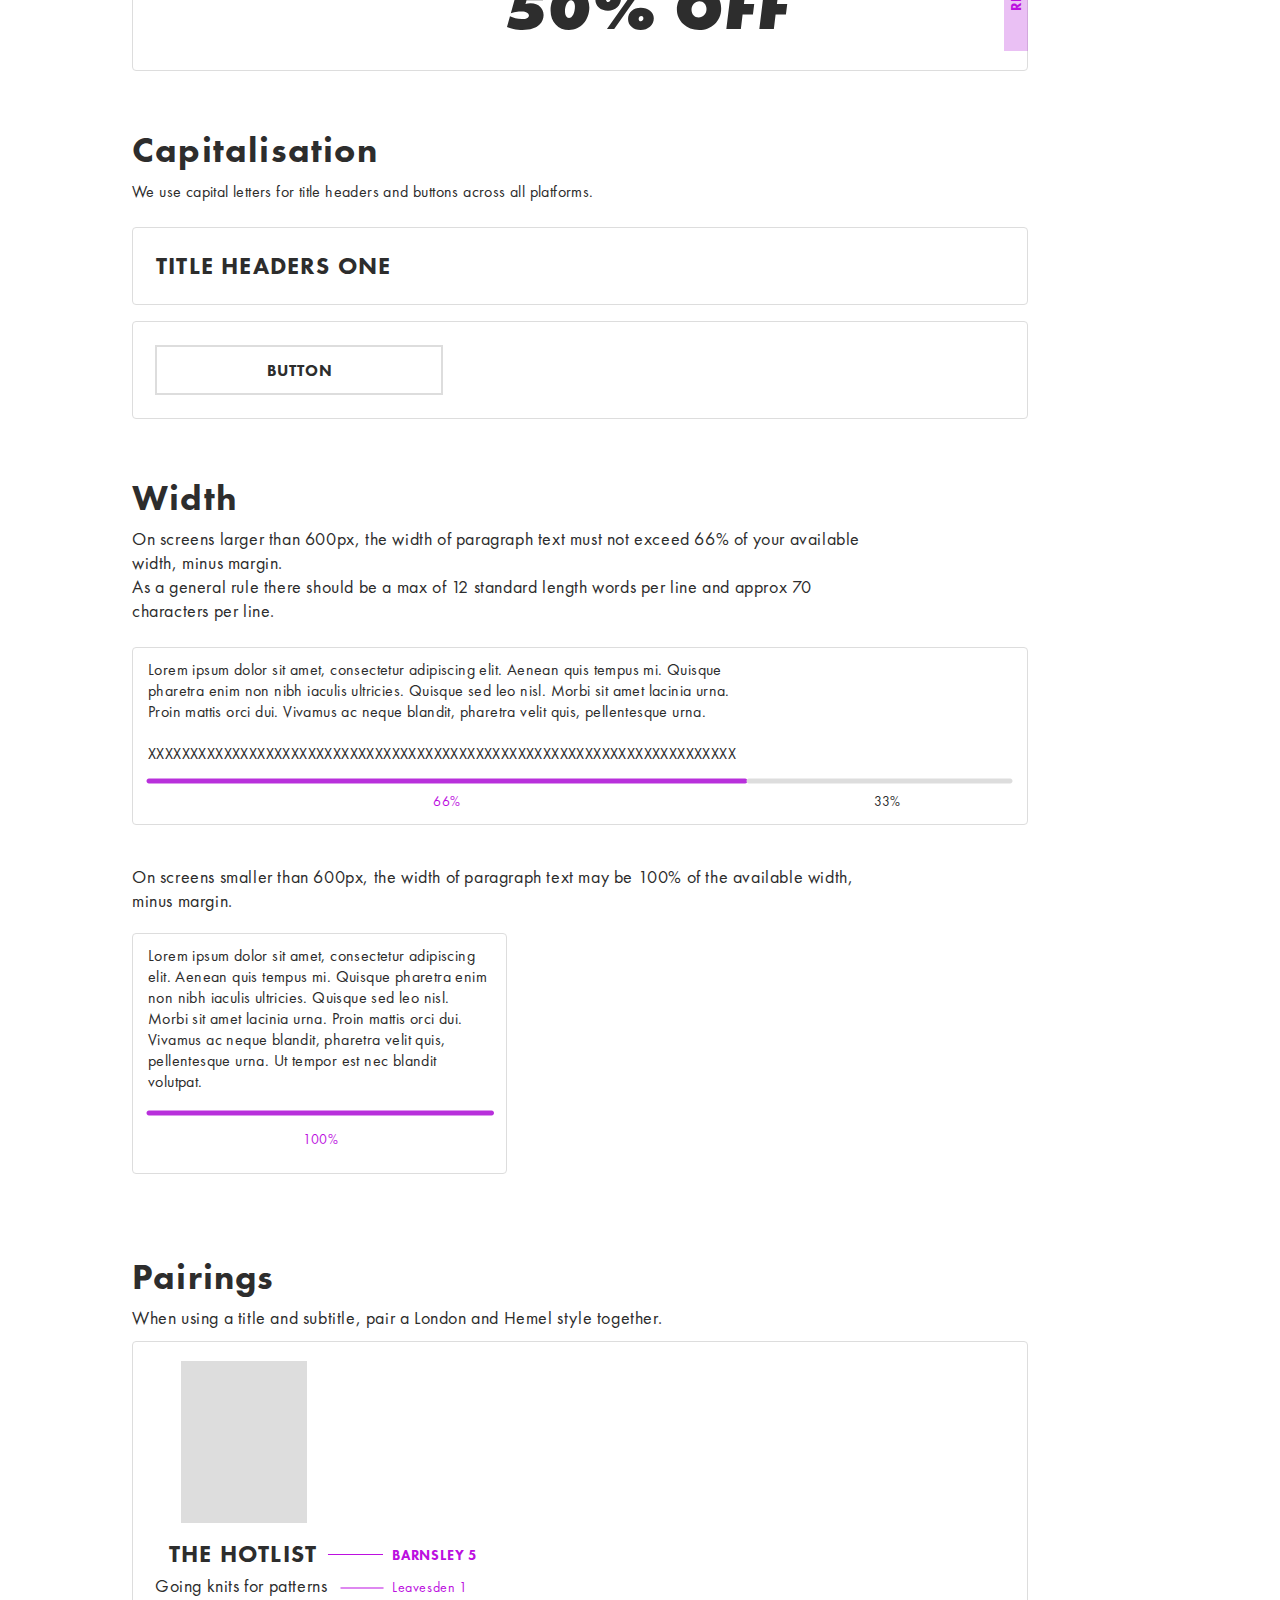
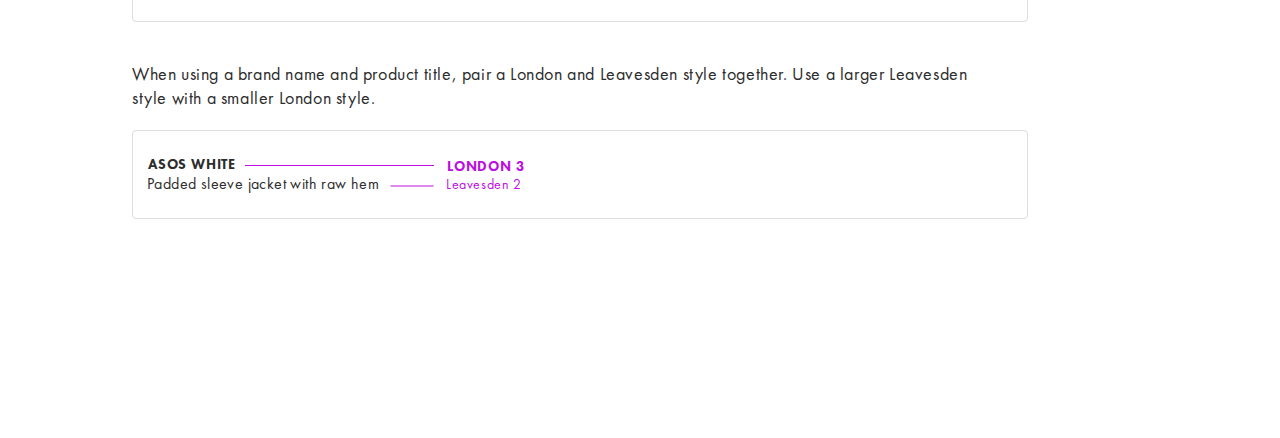
<file: typographyscenarios/typographyscenarios.html>
<!DOCTYPE html>
<html>
    <head>
        <link href="./img/favicon.png" rel="shortcut icon"/>
        <meta charset="utf-8"/>
        <meta content="width=1440px, maximum-scale=1.0" name="viewport"/>
        <link href="./css/typographyScenarios.css" rel="stylesheet" type="text/css"/>
        <meta content="Launchpad by Anima" name="author">
        </meta>
    </head>
    <body style="margin: 0;
 background: rgba(255, 255, 255, 1.0);">
        <input id="anPageName" name="page" type="hidden" value="typographyscenarios"/>
        <form action="none" class="typographyscenarios" method="post" name="none">
            <div style="width: 1440px; height: 100%; position:relative; margin:auto;">
                <div class="pairings">
                    <div class="example2">
                        <div class="asoswhite">
                            <div class="rectangle">
                            </div>
                            <div class="asoswhite1">
                                ASOS WHITE
                            </div>
                            <div class="paddedsleevejacket">
                                Padded sleeve jacket with raw hem
                            </div>
                            <div class="london3">
                                LONDON 3
                            </div>
                            <img anima-src="./img/typography--scenarios-line-2@2x.png" class="line2" src="[data-uri]"/>
                            <img anima-src="./img/typography--scenarios-line-2-copy 1@2x.png" class="line2copy" src="[data-uri]"/>
                            <div class="leavesden2">
                                Leavesden 2
                            </div>
                        </div>
                        <div class="whenusingabrandn">
                            When using a brand name and product title, pair a London and Leavesden style together. Use a larger Leavesden style with a smaller London style.
                        </div>
                    </div>
                    <div class="example1">
                        <div class="rectangle">
                        </div>
                        <div class="markup">
                            <div class="barnsley5">
                                BARNSLEY 5
                            </div>
                            <div class="leavesden1">
                                Leavesden 1
                            </div>
                            <img anima-src="./img/typography--scenarios-line-2 1@2x.png" class="line2" src="[data-uri]"/>
                            <img anima-src="./img/typography--scenarios-line-2-copy 1@2x.png" class="line2copy" src="[data-uri]"/>
                        </div>
                        <div class="hotlist">
                            <div class="goingknitsforpatt">
                                Going knits for patterns
                            </div>
                            <div class="thehotlist">
                                THE HOTLIST
                            </div>
                            <div class="rectangle3">
                            </div>
                        </div>
                    </div>
                    <div class="whenusingatitlea">
                        When using a title and subtitle, pair a London and Hemel style together.
                    </div>
                    <div class="pairings1">
                        Pairings
                    </div>
                </div>
                <div class="textwidth">
                    <div class="smallscreens">
                        <div class="diagram">
                            <div class="rectangle">
                            </div>
                            <div class="a100">
                                100%
                            </div>
                            <img anima-src="./img/typography--scenarios-line.png" class="line" src="[data-uri]"/>
                        </div>
                        <div class="loremipsumdolorsi">
                            Lorem ipsum dolor sit amet, consectetur adipiscing elit. Aenean quis tempus mi. Quisque pharetra enim non nibh iaculis ultricies. Quisque sed leo nisl. Morbi sit amet lacinia urna. Proin mattis orci dui. Vivamus ac neque blandit, pharetra velit quis, pellentesque urna. Ut tempor est nec blandit volutpat.
                        </div>
                        <div class="onscreenssmallert">
                            On screens smaller than 600px, the width of paragraph text may be 100% of the available width, minus margin.
                        </div>
                    </div>
                    <div class="largerscreens">
                        <div class="rectangle">
                        </div>
                        <div class="loremipsumdolorsi">
                            Lorem ipsum dolor sit amet, consectetur adipiscing elit. Aenean quis tempus mi. Quisque pharetra enim non nibh iaculis ultricies. Quisque sed leo nisl. Morbi sit amet lacinia urna. Proin mattis orci dui. Vivamus ac neque blandit, pharetra velit quis, pellentesque urna.<br /><br />XXXXXXXXXXXXXXXXXXXXXXXXXXXXXXXXXXXXXXXXXXXXXXXXXXXXXXXXXXXXXXXXXXXXXX
                        </div>
                        <img anima-src="./img/typography--scenarios-line 1.png" class="line" src="[data-uri]"/>
                        <div class="a66">
                            66%
                        </div>
                        <img anima-src="./img/typography--scenarios-line 2@2x.png" class="line1" src="[data-uri]"/>
                        <div class="a33">
                            33%
                        </div>
                    </div>
                    <div class="onscreenslargerth">
                        On screens larger than 600px, the width of paragraph text must not exceed 66% of your available width, minus margin.<br />As a general rule there should be a max of 12 standard length words per line and approx 70 characters per line.
                    </div>
                    <div class="width">
                        Width
                    </div>
                </div>
                <div class="capitalisation">
                    <div class="buttons">
                        <div class="rectanglecopy3">
                        </div>
                        <div class="cta">
                            <div class="rectangle4">
                            </div>
                            <div class="button">
                                BUTTON
                            </div>
                        </div>
                    </div>
                    <div class="titles1">
                        <div class="rectangle">
                        </div>
                        <div class="titleheadersone">
                            TITLE HEADERS ONE
                        </div>
                    </div>
                    <div class="weusecapitallette">
                        We use capital letters for title headers and buttons across all platforms.
                    </div>
                    <div class="capitalisation1">
                        Capitalisation
                    </div>
                </div>
                <div class="promomessaging">
                    <div class="promorightaligned">
                        <div class="rectanglecopy2">
                        </div>
                        <div class="loremipsum50offcopy2">
                            LOREM IPSUM <br />50% OFF
                        </div>
                        <div class="rectangle2">
                        </div>
                        <div class="right">
                            RIGHT
                        </div>
                    </div>
                    <div class="promocentrealigned">
                        <div class="rectanglecopy">
                        </div>
                        <div class="loremipsum50offcopy">
                            LOREM IPSUM <br />50% OFF
                        </div>
                        <div class="rectangle2">
                        </div>
                        <div class="centered">
                            CENTERED
                        </div>
                    </div>
                    <div class="promoleftaligned">
                        <div class="rectangle">
                        </div>
                        <div class="loremipsum50off">
                            LOREM IPSUM <br />50% OFF
                        </div>
                        <div class="rectangle2">
                        </div>
                        <div class="left">
                            LEFT
                        </div>
                    </div>
                    <div class="promomessagingcan">
                        Promo messaging can be left, centre or right-aligned.
                    </div>
                </div>
                <div class="titles">
                    <div class="titlecentred">
                        <div class="rectangle">
                        </div>
                        <div class="ecoedit">
                            ECO EDIT
                        </div>
                    </div>
                    <div class="title2linesleftaligned">
                        <div class="rectangle">
                        </div>
                        <div class="stealtaylorswiftu2019s">
                            STEAL TAYLOR SWIFT’S WINTER STYLE
                        </div>
                    </div>
                    <div class="titlescanbelefta">
                        Titles can be left-aligned or centre aligned.
                    </div>
                </div>
                <div class="bodycopy">
                    <div class="a3linesleftaligned">
                        <div class="rectangle">
                        </div>
                        <div class="loremipsumdolorsi">
                            Lorem ipsum dolor sit amet, consectetur adipiscing elit. Aenean quis tempus mi. Quisque pharetra enim non nibh iaculis ultricies. Quisque sed leo nisl. Morbi sit amet lacinia urna. Proin mattis orci dui. Vivamus ac neque blandit, pharetra velit quis, pellentesque urna. Ut tempor est nec blandit volutpat.
                        </div>
                    </div>
                    <div class="bodycopythatismo">
                        Body copy that is more than 3 Lines is left-aligned.
                    </div>
                    <div class="centrealigned">
                        <div class="rectangle">
                        </div>
                        <div class="loremipsumdolorsi">
                            Lorem ipsum dolor sit amet, consectetur adipiscing elit. Aenean quis tempus mi. Quisque pharetra enim non nibh iaculis ultricies.Lorem ipsum dolor sit amet
                        </div>
                    </div>
                    <div class="leftaligned">
                        <div class="rectangle">
                        </div>
                        <div class="loremipsumdolorsi">
                            Lorem ipsum dolor sit amet, consectetur adipiscing elit. Aenean quis tempus mi. Quisque pharetra enim non nibh iaculis ultricies.
                        </div>
                    </div>
                    <div class="bodycopythatisle">
                        Body copy that is less than 3 lines can be left or centred aligned.
                    </div>
                </div>
                <div class="alignment">
                    Alignment
                </div>
                <div class="typographicscenario">
                    Typographic Scenarios
                </div>
            </div>
        </form>
        <!-- Scripts -->
        <script>
            anima_isHidden = function(e) {
                if (!(e instanceof HTMLElement)) return !1;
                if (getComputedStyle(e).display == "none") return !0; else if (e.parentNode && anima_isHidden(e.parentNode)) return !0;
                return !1;
            };
            anima_loadAsyncSrcForTag = function(tag) {
                var elements = document.getElementsByTagName(tag);
                var toLoad = [];
                for (var i = 0; i < elements.length; i++) {
                    var e = elements[i];
                    var src = e.getAttribute("src");
                    var loaded = (src != undefined && src.length > 0 && src != '[data-uri]');
                    if (loaded) continue;
                    var asyncSrc = e.getAttribute("anima-src");
                    if (asyncSrc == undefined || asyncSrc.length == 0) continue;
                    if (anima_isHidden(e)) continue;
                    toLoad.push(e);
                }
                toLoad.sort(function(a, b) {
                    return anima_getTop(a) - anima_getTop(b);
                });
                for (var i = 0; i < toLoad.length; i++) {
                    var e = toLoad[i];
                    var asyncSrc = e.getAttribute("anima-src");
                    e.setAttribute("src", asyncSrc);
                }
            };
            anima_pauseHiddenVideos = function(tag) {
                var elements = document.getElementsByTagName("video");
                for (var i = 0; i < elements.length; i++) {
                    var e = elements[i];
                    var isPlaying = !!(e.currentTime > 0 && !e.paused && !e.ended && e.readyState > 2);
                    var isHidden = anima_isHidden(e);
                    if (!isPlaying && !isHidden && e.getAttribute("autoplay") == "autoplay") {
                        e.play();
                    } else if (isPlaying && isHidden) {
                        e.pause();
                    }
                }
            };
            anima_loadAsyncSrc = function(tag) {
                anima_loadAsyncSrcForTag("img");
                anima_loadAsyncSrcForTag("iframe");
                anima_loadAsyncSrcForTag("video");
                anima_pauseHiddenVideos();
            };
            var anima_getTop = function(e) {
                var top = 0;
                do {
                    top += e.offsetTop || 0;
                    e = e.offsetParent;
                } while (e);
                return top;
            };
            anima_loadAsyncSrc();
            anima_old_onResize = window.onresize;
            anima_new_onResize = undefined;
            anima_updateOnResize = function() {
                if (anima_new_onResize == undefined || window.onresize != anima_new_onResize) {
                    anima_new_onResize = function(x) {
                        if (anima_old_onResize != undefined) anima_old_onResize(x);
                        anima_loadAsyncSrc();
                    };
                    window.onresize = anima_new_onResize;
                    setTimeout(function() {
                        anima_updateOnResize();
                    }, 3000);
                }
            };
            anima_updateOnResize();
            setTimeout(function() {
                anima_loadAsyncSrc();
            }, 200);
        </script>
        <!-- End of Scripts -->
    </body>
</html>
</file>
<file: buttonsandroid/css/buttonsAndroid.css>
@font-face {
  font-family: "FuturaPTHeavy-Reg";
  src: url('../fonts/FTN75.otf') format("opentype");
}
@font-face {
  font-family: "FuturaPTBook-Reg";
  src: url('../fonts/FTN45.otf') format("opentype");
}

.buttonsandroid {
  width               : 100%;
  min-width           : 1440px;
  height              : 100vh;
  min-height          : 5447px;
  position            : relative;
  overflow            : hidden;
  margin              : 0px;
  background-color    : rgba(255, 255, 255, 1.0);
}
a {
  text-decoration     : none;
}
div {
  -webkit-text-size-adjust: none;
}
div {
  -webkit-text-size-adjust: none;
}
.buttonsandroid .fab {
  background-color    : rgba(255,255,255,0.0);
  top                 : 4984px;
  height              : 300px;
  width               : 791px;
  position            : absolute;
  margin              : 0;
  left                : 124px;
  -ms-transform       : rotate(0deg); /* IE 9 */
  -webkit-transform   : rotate(0deg); /* Chrome, Safari, Opera */
  transform           : rotate(0deg);
}
.buttonsandroid .fab .floatingactionbutt {
  background-color    : rgba(255,255,255,0.0);
  top                 : 0px;
  height              : auto;
  width               : 523px;
  position            : absolute;
  margin              : 0;
  left                : 0px;
  -ms-transform       : rotate(0deg); /* IE 9 */
  -webkit-transform   : rotate(0deg); /* Chrome, Safari, Opera */
  transform           : rotate(0deg);
  font-family         : "FuturaPTHeavy-Reg", Helvetica, Arial, serif;
  font-size           : 36.0px;
  color               : rgba(45, 45, 45, 1.0);
  text-align          : left;
  letter-spacing      : 1.2px;
  line-height         : 44.0px;
}
.buttonsandroid .fab .buttonsfabtouchfeedback {
  background-color    : rgba(255,255,255,0.0);
  top                 : 196px;
  height              : 104px;
  width               : 791px;
  position            : absolute;
  margin              : 0;
  left                : 0px;
  -ms-transform       : rotate(0deg); /* IE 9 */
  -webkit-transform   : rotate(0deg); /* Chrome, Safari, Opera */
  transform           : rotate(0deg);
}
.buttonsandroid .fab .buttonsfabtouchfeedback .touchfeedbackonan {
  background-color    : rgba(255,255,255,0.0);
  top                 : 41px;
  height              : auto;
  width               : 320px;
  position            : absolute;
  margin              : 0;
  left                : 471px;
  -ms-transform       : rotate(0deg); /* IE 9 */
  -webkit-transform   : rotate(0deg); /* Chrome, Safari, Opera */
  transform           : rotate(0deg);
  font-family         : "FuturaPTBook-Reg", Helvetica, Arial, serif;
  font-size           : 16.0px;
  color               : rgba(45, 45, 45, 1.0);
  text-align          : left;
  letter-spacing      : 0.4px;
  line-height         : 22.0px;
}
.buttonsandroid .fab .buttonsfabtouchfeedback .bgtablecopy2 {
  background-color    : rgba(255, 255, 255, 1.0);
  top                 : 0px;
  height              : 102px;
  width               : 330px;
  position            : absolute;
  margin              : 0;
  left                : 0px;
  border-radius       : 4px;
  border-style        : solid;
  border-width        : 1px;
  border-color        : rgba(221, 221, 221, 1.0);
  -ms-transform       : rotate(0deg); /* IE 9 */
  -webkit-transform   : rotate(0deg); /* Chrome, Safari, Opera */
  transform           : rotate(0deg);
}
.buttonsandroid .fab .buttonsfabtouchfeedback .androidbuttonsfabbag1itemtouchfeedback {
  background-color    : rgba(255,255,255,0.0);
  top                 : 22px;
  height              : 64px;
  width               : 64px;
  position            : absolute;
  margin              : 0;
  left                : 20px;
  -ms-transform       : rotate(0deg); /* IE 9 */
  -webkit-transform   : rotate(0deg); /* Chrome, Safari, Opera */
  transform           : rotate(0deg);
}
.buttonsandroid .fab .buttonsfabtouchfeedback .androidbuttonsfabbag1itemtouchfeedback .fab1 {
  background-color    : rgba(255,255,255,0.0);
  top                 : 0px;
  height              : 64px;
  width               : 64px;
  position            : absolute;
  margin              : 0;
  left                : 0px;
  -ms-transform       : rotate(0deg); /* IE 9 */
  -webkit-transform   : rotate(0deg); /* Chrome, Safari, Opera */
  transform           : rotate(0deg);
}
.buttonsandroid .fab .buttonsfabtouchfeedback .androidbuttonsfabbag1itemtouchfeedback .bag {
  background-color    : rgba(255,255,255,0.0);
  top                 : 16px;
  height              : 24px;
  width               : 24px;
  position            : absolute;
  margin              : 0;
  left                : 20px;
  -ms-transform       : rotate(0deg); /* IE 9 */
  -webkit-transform   : rotate(0deg); /* Chrome, Safari, Opera */
  transform           : rotate(0deg);
}
.buttonsandroid .fab .buttonsfabtouchfeedback .androidbuttonsfabbag1itemtouchfeedback .a1 {
  background-color    : rgba(255,255,255,0.0);
  top                 : 21px;
  height              : auto;
  width               : 25px;
  position            : absolute;
  margin              : 0;
  left                : 21px;
  -ms-transform       : rotate(0deg); /* IE 9 */
  -webkit-transform   : rotate(0deg); /* Chrome, Safari, Opera */
  transform           : rotate(0deg);
  font-family         : "FuturaPTHeavy-Reg", Helvetica, Arial, serif;
  font-size           : 14.0px;
  color               : rgba(0, 110, 59, 1.0);
  text-align          : center;
  letter-spacing      : 0.8px;
  line-height         : 20.0px;
}
.buttonsandroid .fab .itemcount {
  background-color    : rgba(255,255,255,0.0);
  top                 : 68px;
  height              : 104px;
  width               : 791px;
  position            : absolute;
  margin              : 0;
  left                : 0px;
  -ms-transform       : rotate(0deg); /* IE 9 */
  -webkit-transform   : rotate(0deg); /* Chrome, Safari, Opera */
  transform           : rotate(0deg);
}
.buttonsandroid .fab .itemcount .usedasaquickentr {
  background-color    : rgba(255,255,255,0.0);
  top                 : 26px;
  height              : auto;
  width               : 320px;
  position            : absolute;
  margin              : 0;
  left                : 471px;
  -ms-transform       : rotate(0deg); /* IE 9 */
  -webkit-transform   : rotate(0deg); /* Chrome, Safari, Opera */
  transform           : rotate(0deg);
  font-family         : "FuturaPTBook-Reg", Helvetica, Arial, serif;
  font-size           : 16.0px;
  color               : rgba(45, 45, 45, 1.0);
  text-align          : left;
  letter-spacing      : 0.4px;
  line-height         : 22.0px;
}
.buttonsandroid .fab .itemcount .bgtablecopy {
  background-color    : rgba(255, 255, 255, 1.0);
  top                 : 0px;
  height              : 102px;
  width               : 330px;
  position            : absolute;
  margin              : 0;
  left                : 0px;
  border-radius       : 4px;
  border-style        : solid;
  border-width        : 1px;
  border-color        : rgba(221, 221, 221, 1.0);
  -ms-transform       : rotate(0deg); /* IE 9 */
  -webkit-transform   : rotate(0deg); /* Chrome, Safari, Opera */
  transform           : rotate(0deg);
}
.buttonsandroid .fab .itemcount .androidbuttonsfabbag500items {
  background-color    : rgba(255,255,255,0.0);
  top                 : 22px;
  height              : 64px;
  width               : 64px;
  position            : absolute;
  margin              : 0;
  left                : 180px;
  -ms-transform       : rotate(0deg); /* IE 9 */
  -webkit-transform   : rotate(0deg); /* Chrome, Safari, Opera */
  transform           : rotate(0deg);
}
.buttonsandroid .fab .itemcount .androidbuttonsfabbag500items .fab1 {
  background-color    : rgba(255,255,255,0.0);
  top                 : 0px;
  height              : 64px;
  width               : 64px;
  position            : absolute;
  margin              : 0;
  left                : 0px;
  -ms-transform       : rotate(0deg); /* IE 9 */
  -webkit-transform   : rotate(0deg); /* Chrome, Safari, Opera */
  transform           : rotate(0deg);
}
.buttonsandroid .fab .itemcount .androidbuttonsfabbag500items .bag {
  background-color    : rgba(255,255,255,0.0);
  top                 : 16px;
  height              : 24px;
  width               : 24px;
  position            : absolute;
  margin              : 0;
  left                : 20px;
  -ms-transform       : rotate(0deg); /* IE 9 */
  -webkit-transform   : rotate(0deg); /* Chrome, Safari, Opera */
  transform           : rotate(0deg);
}
.buttonsandroid .fab .itemcount .androidbuttonsfabbag500items .a500 {
  background-color    : rgba(255,255,255,0.0);
  top                 : 22px;
  height              : auto;
  width               : 26px;
  position            : absolute;
  margin              : 0;
  left                : 19px;
  -ms-transform       : rotate(0deg); /* IE 9 */
  -webkit-transform   : rotate(0deg); /* Chrome, Safari, Opera */
  transform           : rotate(0deg);
  font-family         : "FuturaPTHeavy-Reg", Helvetica, Arial, serif;
  font-size           : 12.0px;
  color               : rgba(0, 170, 91, 1.0);
  text-align          : center;
  letter-spacing      : 0.5px;
  line-height         : 16.0px;
}
.buttonsandroid .fab .itemcount .androidbuttonsfabbag500items .a500 .span1 {
  
}
.buttonsandroid .fab .itemcount .androidbuttonsfabbag500items .a500 .span2 {
  
}
.buttonsandroid .fab .itemcount .androidbuttonsfabbag10items {
  background-color    : rgba(255,255,255,0.0);
  top                 : 22px;
  height              : 64px;
  width               : 64px;
  position            : absolute;
  margin              : 0;
  left                : 100px;
  -ms-transform       : rotate(0deg); /* IE 9 */
  -webkit-transform   : rotate(0deg); /* Chrome, Safari, Opera */
  transform           : rotate(0deg);
}
.buttonsandroid .fab .itemcount .androidbuttonsfabbag10items .fab1 {
  background-color    : rgba(255,255,255,0.0);
  top                 : 0px;
  height              : 64px;
  width               : 64px;
  position            : absolute;
  margin              : 0;
  left                : 0px;
  -ms-transform       : rotate(0deg); /* IE 9 */
  -webkit-transform   : rotate(0deg); /* Chrome, Safari, Opera */
  transform           : rotate(0deg);
}
.buttonsandroid .fab .itemcount .androidbuttonsfabbag10items .bag {
  background-color    : rgba(255,255,255,0.0);
  top                 : 16px;
  height              : 24px;
  width               : 24px;
  position            : absolute;
  margin              : 0;
  left                : 20px;
  -ms-transform       : rotate(0deg); /* IE 9 */
  -webkit-transform   : rotate(0deg); /* Chrome, Safari, Opera */
  transform           : rotate(0deg);
}
.buttonsandroid .fab .itemcount .androidbuttonsfabbag10items .a10 {
  background-color    : rgba(255,255,255,0.0);
  top                 : 21px;
  height              : auto;
  width               : 25px;
  position            : absolute;
  margin              : 0;
  left                : 20px;
  -ms-transform       : rotate(0deg); /* IE 9 */
  -webkit-transform   : rotate(0deg); /* Chrome, Safari, Opera */
  transform           : rotate(0deg);
  font-family         : "FuturaPTHeavy-Reg", Helvetica, Arial, serif;
  font-size           : 14.0px;
  color               : rgba(0, 170, 91, 1.0);
  text-align          : center;
  letter-spacing      : 0.8px;
  line-height         : 20.0px;
}
.buttonsandroid .fab .itemcount .androidbuttonsfabbag1item {
  background-color    : rgba(255,255,255,0.0);
  top                 : 22px;
  height              : 64px;
  width               : 64px;
  position            : absolute;
  margin              : 0;
  left                : 20px;
  -ms-transform       : rotate(0deg); /* IE 9 */
  -webkit-transform   : rotate(0deg); /* Chrome, Safari, Opera */
  transform           : rotate(0deg);
}
.buttonsandroid .fab .itemcount .androidbuttonsfabbag1item .fab1 {
  background-color    : rgba(255,255,255,0.0);
  top                 : 0px;
  height              : 64px;
  width               : 64px;
  position            : absolute;
  margin              : 0;
  left                : 0px;
  -ms-transform       : rotate(0deg); /* IE 9 */
  -webkit-transform   : rotate(0deg); /* Chrome, Safari, Opera */
  transform           : rotate(0deg);
}
.buttonsandroid .fab .itemcount .androidbuttonsfabbag1item .bag {
  background-color    : rgba(255,255,255,0.0);
  top                 : 16px;
  height              : 25px;
  width               : 24px;
  position            : absolute;
  margin              : 0;
  left                : 20px;
  -ms-transform       : rotate(0deg); /* IE 9 */
  -webkit-transform   : rotate(0deg); /* Chrome, Safari, Opera */
  transform           : rotate(0deg);
}
.buttonsandroid .fab .itemcount .androidbuttonsfabbag1item .a1 {
  background-color    : rgba(255,255,255,0.0);
  top                 : 21px;
  height              : auto;
  width               : 25px;
  position            : absolute;
  margin              : 0;
  left                : 21px;
  -ms-transform       : rotate(0deg); /* IE 9 */
  -webkit-transform   : rotate(0deg); /* Chrome, Safari, Opera */
  transform           : rotate(0deg);
  font-family         : "FuturaPTHeavy-Reg", Helvetica, Arial, serif;
  font-size           : 14.0px;
  color               : rgba(0, 170, 91, 1.0);
  text-align          : center;
  letter-spacing      : 0.8px;
  line-height         : 20.0px;
}
.buttonsandroid .circularbuttons {
  background-color    : rgba(255,255,255,0.0);
  top                 : 4676px;
  height              : 228px;
  width               : 791px;
  position            : absolute;
  margin              : 0;
  left                : 123px;
  -ms-transform       : rotate(0deg); /* IE 9 */
  -webkit-transform   : rotate(0deg); /* Chrome, Safari, Opera */
  transform           : rotate(0deg);
}
.buttonsandroid .circularbuttons .circularbuttons1 {
  background-color    : rgba(255,255,255,0.0);
  top                 : 0px;
  height              : auto;
  width               : 523px;
  position            : absolute;
  margin              : 0;
  left                : 0px;
  -ms-transform       : rotate(0deg); /* IE 9 */
  -webkit-transform   : rotate(0deg); /* Chrome, Safari, Opera */
  transform           : rotate(0deg);
  font-family         : "FuturaPTHeavy-Reg", Helvetica, Arial, serif;
  font-size           : 36.0px;
  color               : rgba(45, 45, 45, 1.0);
  text-align          : left;
  letter-spacing      : 1.2px;
  line-height         : 44.0px;
}
.buttonsandroid .circularbuttons .bgtablecopy {
  background-color    : rgba(255, 255, 255, 1.0);
  top                 : 68px;
  height              : 158px;
  width               : 330px;
  position            : absolute;
  margin              : 0;
  left                : 1px;
  border-radius       : 4px;
  border-style        : solid;
  border-width        : 1px;
  border-color        : rgba(221, 221, 221, 1.0);
  -ms-transform       : rotate(0deg); /* IE 9 */
  -webkit-transform   : rotate(0deg); /* Chrome, Safari, Opera */
  transform           : rotate(0deg);
}
.buttonsandroid .circularbuttons .default {
  background-color    : rgba(255,255,255,0.0);
  top                 : 101px;
  height              : auto;
  width               : 73px;
  position            : absolute;
  margin              : 0;
  left                : 137px;
  -ms-transform       : rotate(0deg); /* IE 9 */
  -webkit-transform   : rotate(0deg); /* Chrome, Safari, Opera */
  transform           : rotate(0deg);
  font-family         : "FuturaPTBook-Reg", Helvetica, Arial, serif;
  font-size           : 16.0px;
  color               : rgba(45, 45, 45, 1.0);
  text-align          : left;
  letter-spacing      : 0.4px;
  line-height         : 22.0px;
}
.buttonsandroid .circularbuttons .hoverselected {
  background-color    : rgba(255,255,255,0.0);
  top                 : 169px;
  height              : auto;
  width               : 119px;
  position            : absolute;
  margin              : 0;
  left                : 137px;
  -ms-transform       : rotate(0deg); /* IE 9 */
  -webkit-transform   : rotate(0deg); /* Chrome, Safari, Opera */
  transform           : rotate(0deg);
  font-family         : "FuturaPTBook-Reg", Helvetica, Arial, serif;
  font-size           : 16.0px;
  color               : rgba(45, 45, 45, 1.0);
  text-align          : left;
  letter-spacing      : 0.4px;
  line-height         : 22.0px;
}
.buttonsandroid .circularbuttons .circularbuttonsare {
  background-color    : rgba(255,255,255,0.0);
  top                 : 92px;
  height              : auto;
  width               : 320px;
  position            : absolute;
  margin              : 0;
  left                : 471px;
  -ms-transform       : rotate(0deg); /* IE 9 */
  -webkit-transform   : rotate(0deg); /* Chrome, Safari, Opera */
  transform           : rotate(0deg);
  font-family         : "FuturaPTBook-Reg", Helvetica, Arial, serif;
  font-size           : 16.0px;
  color               : rgba(45, 45, 45, 1.0);
  text-align          : left;
  letter-spacing      : 0.4px;
  line-height         : 22.0px;
}
.buttonsandroid .circularbuttons .buttonscircularbuttonssaveforlaterselected {
  background-color    : rgba(255,255,255,0.0);
  top                 : 160px;
  height              : 44px;
  width               : 44px;
  position            : absolute;
  margin              : 0;
  left                : 25px;
  overflow            : hidden;
  -ms-transform       : rotate(0deg); /* IE 9 */
  -webkit-transform   : rotate(0deg); /* Chrome, Safari, Opera */
  transform           : rotate(0deg);
}
.buttonsandroid .circularbuttons .buttonscircularbuttonssaveforlaterselected .background {
  background-color    : rgba(255,255,255,0.0);
  top                 : 0px;
  height              : 44px;
  width               : 44px;
  position            : absolute;
  margin              : 0;
  left                : 0px;
  -ms-transform       : rotate(0deg); /* IE 9 */
  -webkit-transform   : rotate(0deg); /* Chrome, Safari, Opera */
  transform           : rotate(0deg);
}
.buttonsandroid .circularbuttons .buttonscircularbuttonssaveforlaterselected .buttonscircularbuttonssaveforlaterselected1 {
  background-color    : rgba(255,255,255,0.0);
  top                 : 0px;
  height              : 44px;
  width               : 44px;
  position            : absolute;
  margin              : 0;
  left                : 0px;
  -ms-transform       : rotate(0deg); /* IE 9 */
  -webkit-transform   : rotate(0deg); /* Chrome, Safari, Opera */
  transform           : rotate(0deg);
}
.buttonsandroid .circularbuttons .buttonscircularbuttonssaveforlaterselected .buttonscircularbuttonssaveforlaterselected1 .rectangle2copy {
  background-color    : rgba(238, 238, 238, 1.0);
  top                 : 0px;
  height              : 44px;
  width               : 44px;
  position            : absolute;
  margin              : 0;
  left                : 0px;
  border-radius       : 22px;
  -ms-transform       : rotate(0deg); /* IE 9 */
  -webkit-transform   : rotate(0deg); /* Chrome, Safari, Opera */
  transform           : rotate(0deg);
}
.buttonsandroid .circularbuttons .buttonscircularbuttonssaveforlaterselected .buttonscircularbuttonssaveforlaterselected1 .iconsproductsavedforlater {
  background-color    : rgba(255,255,255,0.0);
  top                 : 9px;
  height              : 26px;
  width               : 28px;
  position            : absolute;
  margin              : 0;
  left                : 8px;
  -ms-transform       : rotate(0deg); /* IE 9 */
  -webkit-transform   : rotate(0deg); /* Chrome, Safari, Opera */
  transform           : rotate(0deg);
}
.buttonsandroid .circularbuttons .buttonscircularbuttonssaveforlaterselected .buttonscircularbuttonssaveforlaterselected1 .iconsproductsavedforlater .iconsproductsavedforlater1 {
  background-color    : rgba(255,255,255,0.0);
  top                 : 0px;
  height              : 26px;
  width               : 28px;
  position            : relative;
  margin              : 0;
  left                : 0px;
  -ms-transform       : rotate(0deg); /* IE 9 */
  -webkit-transform   : rotate(0deg); /* Chrome, Safari, Opera */
  transform           : rotate(0deg);
}
.buttonsandroid .circularbuttons .buttonscircularbuttonssaveforlaterdefault {
  background-color    : rgba(255,255,255,0.0);
  top                 : 92px;
  height              : 44px;
  width               : 44px;
  position            : absolute;
  margin              : 0;
  left                : 25px;
  overflow            : hidden;
  -ms-transform       : rotate(0deg); /* IE 9 */
  -webkit-transform   : rotate(0deg); /* Chrome, Safari, Opera */
  transform           : rotate(0deg);
}
.buttonsandroid .circularbuttons .buttonscircularbuttonssaveforlaterdefault .background {
  background-color    : rgba(255,255,255,0.0);
  top                 : 0px;
  height              : 44px;
  width               : 44px;
  position            : absolute;
  margin              : 0;
  left                : 0px;
  -ms-transform       : rotate(0deg); /* IE 9 */
  -webkit-transform   : rotate(0deg); /* Chrome, Safari, Opera */
  transform           : rotate(0deg);
}
.buttonsandroid .circularbuttons .buttonscircularbuttonssaveforlaterdefault .buttonscircularbuttonssaveforlaterdefault1 {
  background-color    : rgba(255,255,255,0.0);
  top                 : 0px;
  height              : 45px;
  width               : 44px;
  position            : absolute;
  margin              : 0;
  left                : 0px;
  -ms-transform       : rotate(0deg); /* IE 9 */
  -webkit-transform   : rotate(0deg); /* Chrome, Safari, Opera */
  transform           : rotate(0deg);
}
.buttonsandroid .circularbuttons .buttonscircularbuttonssaveforlaterdefault .buttonscircularbuttonssaveforlaterdefault1 .rectangle2copy {
  background-color    : rgba(255, 255, 255, 1.0);
  top                 : 0px;
  height              : 44px;
  width               : 44px;
  position            : absolute;
  margin              : 0;
  left                : 0px;
  border-radius       : 22px;
  -ms-transform       : rotate(0deg); /* IE 9 */
  -webkit-transform   : rotate(0deg); /* Chrome, Safari, Opera */
  transform           : rotate(0deg);
}
.buttonsandroid .circularbuttons .buttonscircularbuttonssaveforlaterdefault .buttonscircularbuttonssaveforlaterdefault1 .iconsproductsaveforlater {
  background-color    : rgba(255,255,255,0.0);
  top                 : 1px;
  height              : 44px;
  width               : 44px;
  position            : absolute;
  margin              : 0;
  left                : 0px;
  overflow            : hidden;
  -ms-transform       : rotate(0deg); /* IE 9 */
  -webkit-transform   : rotate(0deg); /* Chrome, Safari, Opera */
  transform           : rotate(0deg);
}
.buttonsandroid .circularbuttons .buttonscircularbuttonssaveforlaterdefault .buttonscircularbuttonssaveforlaterdefault1 .iconsproductsaveforlater .background1 {
  background-color    : rgba(255,255,255,0.0);
  top                 : 0px;
  height              : 44px;
  width               : 44px;
  position            : absolute;
  margin              : 0;
  left                : 0px;
  -ms-transform       : rotate(0deg); /* IE 9 */
  -webkit-transform   : rotate(0deg); /* Chrome, Safari, Opera */
  transform           : rotate(0deg);
}
.buttonsandroid .circularbuttons .buttonscircularbuttonssaveforlaterdefault .buttonscircularbuttonssaveforlaterdefault1 .iconsproductsaveforlater .webiconsproductsaveforlater {
  background-color    : rgba(255,255,255,0.0);
  top                 : 13px;
  height              : 18px;
  width               : 20px;
  position            : absolute;
  margin              : 0;
  left                : 12px;
  -ms-transform       : rotate(0deg); /* IE 9 */
  -webkit-transform   : rotate(0deg); /* Chrome, Safari, Opera */
  transform           : rotate(0deg);
}
.buttonsandroid .circularbuttons .markup {
  background-color    : rgba(255,255,255,0.0);
  top                 : 92px;
  height              : 46px;
  width               : 43px;
  position            : absolute;
  margin              : 0;
  left                : 72px;
  -ms-transform       : rotate(0deg); /* IE 9 */
  -webkit-transform   : rotate(0deg); /* Chrome, Safari, Opera */
  transform           : rotate(0deg);
}
.buttonsandroid .circularbuttons .markup .linecopy {
  background-color    : rgba(255,255,255,0.0);
  top                 : 0px;
  height              : 46px;
  width               : 10px;
  position            : absolute;
  margin              : 0;
  left                : 0px;
  -ms-transform       : rotate(0deg); /* IE 9 */
  -webkit-transform   : rotate(0deg); /* Chrome, Safari, Opera */
  transform           : rotate(0deg);
}
.buttonsandroid .circularbuttons .markup .a44dp {
  background-color    : rgba(255,255,255,0.0);
  top                 : 10px;
  height              : auto;
  width               : auto;
  position            : absolute;
  margin              : 0;
  left                : 14px;
  -ms-transform       : rotate(0deg); /* IE 9 */
  -webkit-transform   : rotate(0deg); /* Chrome, Safari, Opera */
  transform           : rotate(0deg);
  font-family         : "FuturaPTBook-Reg", Helvetica, Arial, serif;
  font-size           : 14.0px;
  color               : rgba(188, 15, 224, 1.0);
  text-align          : left;
  letter-spacing      : 0.6px;
  line-height         : 20.0px;
}
.buttonsandroid .textlinks {
  background-color    : rgba(255,255,255,0.0);
  top                 : 4396px;
  height              : 200px;
  width               : 790px;
  position            : absolute;
  margin              : 0;
  left                : 124px;
  -ms-transform       : rotate(0deg); /* IE 9 */
  -webkit-transform   : rotate(0deg); /* Chrome, Safari, Opera */
  transform           : rotate(0deg);
}
.buttonsandroid .textlinks .bgtablecopy {
  background-color    : rgba(255, 255, 255, 1.0);
  top                 : 68px;
  height              : 113px;
  width               : 330px;
  position            : absolute;
  margin              : 0;
  left                : 0px;
  border-radius       : 4px;
  border-style        : solid;
  border-width        : 1px;
  border-color        : rgba(221, 221, 221, 1.0);
  -ms-transform       : rotate(0deg); /* IE 9 */
  -webkit-transform   : rotate(0deg); /* Chrome, Safari, Opera */
  transform           : rotate(0deg);
}
.buttonsandroid .textlinks .noteu2013textlinksty {
  background-color    : rgba(255,255,255,0.0);
  top                 : 68px;
  height              : auto;
  width               : 320px;
  position            : absolute;
  margin              : 0;
  left                : 470px;
  -ms-transform       : rotate(0deg); /* IE 9 */
  -webkit-transform   : rotate(0deg); /* Chrome, Safari, Opera */
  transform           : rotate(0deg);
  font-family         : "FuturaPTBook-Reg", Helvetica, Arial, serif;
  font-size           : 16.0px;
  color               : rgba(45, 45, 45, 1.0);
  text-align          : left;
  letter-spacing      : 0.4px;
  line-height         : 22.0px;
}
.buttonsandroid .textlinks .examples {
  background-color    : rgba(255,255,255,0.0);
  top                 : 92px;
  height              : 67px;
  width               : 242px;
  position            : absolute;
  margin              : 0;
  left                : 24px;
  -ms-transform       : rotate(0deg); /* IE 9 */
  -webkit-transform   : rotate(0deg); /* Chrome, Safari, Opera */
  transform           : rotate(0deg);
}
.buttonsandroid .textlinks .examples .a2 {
  background-color    : rgba(255,255,255,0.0);
  top                 : 37px;
  height              : 30px;
  width               : 242px;
  position            : absolute;
  margin              : 0;
  left                : 0px;
  -ms-transform       : rotate(0deg); /* IE 9 */
  -webkit-transform   : rotate(0deg); /* Chrome, Safari, Opera */
  transform           : rotate(0deg);
}
.buttonsandroid .textlinks .examples .a2 .default {
  background-color    : rgba(255,255,255,0.0);
  top                 : 0px;
  height              : 30px;
  width               : 242px;
  position            : relative;
  margin              : 0;
  left                : 0px;
  -ms-transform       : rotate(0deg); /* IE 9 */
  -webkit-transform   : rotate(0deg); /* Chrome, Safari, Opera */
  transform           : rotate(0deg);
}
.buttonsandroid .textlinks .examples .a2 .default .line {
  background-color    : rgba(255,255,255,0.0);
  top                 : 20px;
  height              : 3px;
  width               : 115px;
  position            : absolute;
  margin              : 0;
  left                : 0px;
  -ms-transform       : rotate(0deg); /* IE 9 */
  -webkit-transform   : rotate(0deg); /* Chrome, Safari, Opera */
  transform           : rotate(0deg);
}
.buttonsandroid .textlinks .examples .a2 .default .textlinkstyletwo {
  background-color    : rgba(255,255,255,0.0);
  top                 : 0px;
  height              : auto;
  width               : 244px;
  position            : absolute;
  margin              : 0;
  left                : 0px;
  -ms-transform       : rotate(0deg); /* IE 9 */
  -webkit-transform   : rotate(0deg); /* Chrome, Safari, Opera */
  transform           : rotate(0deg);
  font-family         : "FuturaPTBook-Reg", Helvetica, Arial, serif;
  font-size           : 16.0px;
  color               : rgba(45, 45, 45, 1.0);
  text-align          : left;
  letter-spacing      : 0.4px;
  line-height         : 22.0px;
}
.buttonsandroid .textlinks .examples .a1 {
  background-color    : rgba(255,255,255,0.0);
  top                 : 0px;
  height              : 23px;
  width               : 141px;
  position            : absolute;
  margin              : 0;
  left                : 0px;
  -ms-transform       : rotate(0deg); /* IE 9 */
  -webkit-transform   : rotate(0deg); /* Chrome, Safari, Opera */
  transform           : rotate(0deg);
}
.buttonsandroid .textlinks .examples .a1 .textlinkstyleone {
  background-color    : rgba(255,255,255,0.0);
  top                 : 0px;
  height              : auto;
  width               : auto;
  position            : absolute;
  margin              : 0;
  left                : 0px;
  -ms-transform       : rotate(0deg); /* IE 9 */
  -webkit-transform   : rotate(0deg); /* Chrome, Safari, Opera */
  transform           : rotate(0deg);
  font-family         : "FuturaPTHeavy-Reg", Helvetica, Arial, serif;
  font-size           : 16.0px;
  color               : rgba(45, 45, 45, 1.0);
  text-align          : left;
  letter-spacing      : 0.6px;
  line-height         : 22.0px;
}
.buttonsandroid .textlinks .textlinks1 {
  background-color    : rgba(255,255,255,0.0);
  top                 : 0px;
  height              : auto;
  width               : 523px;
  position            : absolute;
  margin              : 0;
  left                : 3px;
  -ms-transform       : rotate(0deg); /* IE 9 */
  -webkit-transform   : rotate(0deg); /* Chrome, Safari, Opera */
  transform           : rotate(0deg);
  font-family         : "FuturaPTHeavy-Reg", Helvetica, Arial, serif;
  font-size           : 36.0px;
  color               : rgba(45, 45, 45, 1.0);
  text-align          : left;
  letter-spacing      : 1.2px;
  line-height         : 44.0px;
}
.buttonsandroid .textlinks .markup {
  background-color    : rgba(255,255,255,0.0);
  top                 : 140px;
  height              : 20px;
  width               : 259px;
  position            : absolute;
  margin              : 0;
  left                : 143px;
  -ms-transform       : rotate(0deg); /* IE 9 */
  -webkit-transform   : rotate(0deg); /* Chrome, Safari, Opera */
  transform           : rotate(0deg);
}
.buttonsandroid .textlinks .markup .a1dpline {
  background-color    : rgba(255,255,255,0.0);
  top                 : 0px;
  height              : auto;
  width               : auto;
  position            : absolute;
  margin              : 0;
  left                : 210px;
  -ms-transform       : rotate(0deg); /* IE 9 */
  -webkit-transform   : rotate(0deg); /* Chrome, Safari, Opera */
  transform           : rotate(0deg);
  font-family         : "FuturaPTBook-Reg", Helvetica, Arial, serif;
  font-size           : 14.0px;
  color               : rgba(188, 15, 224, 1.0);
  text-align          : left;
  letter-spacing      : 0.6px;
  line-height         : 20.0px;
}
.buttonsandroid .textlinks .markup .line3copy21 {
  background-color    : rgba(255,255,255,0.0);
  top                 : 9px;
  height              : 3px;
  width               : 203px;
  position            : absolute;
  margin              : 0;
  left                : 0px;
  -ms-transform       : rotate(0deg); /* IE 9 */
  -webkit-transform   : rotate(0deg); /* Chrome, Safari, Opera */
  transform           : rotate(0deg);
}
.buttonsandroid .tags {
  background-color    : rgba(255,255,255,0.0);
  top                 : 3976px;
  height              : 340px;
  width               : 1099px;
  position            : absolute;
  margin              : 0;
  left                : 10px;
  -ms-transform       : rotate(0deg); /* IE 9 */
  -webkit-transform   : rotate(0deg); /* Chrome, Safari, Opera */
  transform           : rotate(0deg);
}
.buttonsandroid .tags .tags2 {
  background-color    : rgba(255,255,255,0.0);
  top                 : 84px;
  height              : 256px;
  width               : 1099px;
  position            : absolute;
  margin              : 0;
  left                : 0px;
  -ms-transform       : rotate(0deg); /* IE 9 */
  -webkit-transform   : rotate(0deg); /* Chrome, Safari, Opera */
  transform           : rotate(0deg);
}
.buttonsandroid .tags .tags2 .selectabletags {
  background-color    : rgba(255,255,255,0.0);
  top                 : 24px;
  height              : auto;
  width               : 523px;
  position            : absolute;
  margin              : 0;
  left                : 577px;
  -ms-transform       : rotate(0deg); /* IE 9 */
  -webkit-transform   : rotate(0deg); /* Chrome, Safari, Opera */
  transform           : rotate(0deg);
  font-family         : "FuturaPTHeavy-Reg", Helvetica, Arial, serif;
  font-size           : 18.0px;
  color               : rgba(45, 45, 45, 1.0);
  text-align          : left;
  letter-spacing      : 0.8px;
  line-height         : 24.0px;
}
.buttonsandroid .tags .tags2 .selectabletagsare {
  background-color    : rgba(255,255,255,0.0);
  top                 : 56px;
  height              : auto;
  width               : 320px;
  position            : absolute;
  margin              : 0;
  left                : 578px;
  -ms-transform       : rotate(0deg); /* IE 9 */
  -webkit-transform   : rotate(0deg); /* Chrome, Safari, Opera */
  transform           : rotate(0deg);
  font-family         : "FuturaPTBook-Reg", Helvetica, Arial, serif;
  font-size           : 16.0px;
  color               : rgba(45, 45, 45, 1.0);
  text-align          : left;
  letter-spacing      : 0.4px;
  line-height         : 22.0px;
}
.buttonsandroid .tags .tags2 .bgtablecopy {
  background-color    : rgba(255, 255, 255, 1.0);
  top                 : 0px;
  height              : 254px;
  width               : 330px;
  position            : absolute;
  margin              : 0;
  left                : 114px;
  border-radius       : 4px;
  border-style        : solid;
  border-width        : 1px;
  border-color        : rgba(221, 221, 221, 1.0);
  -ms-transform       : rotate(0deg); /* IE 9 */
  -webkit-transform   : rotate(0deg); /* Chrome, Safari, Opera */
  transform           : rotate(0deg);
}
.buttonsandroid .tags .tags2 .row {
  background-color    : rgba(255,255,255,0.0);
  top                 : 18px;
  height              : 219px;
  width               : 660px;
  position            : absolute;
  margin              : 0;
  left                : 0px;
  -ms-transform       : rotate(0deg); /* IE 9 */
  -webkit-transform   : rotate(0deg); /* Chrome, Safari, Opera */
  transform           : rotate(0deg);
}
.buttonsandroid .tags .tags2 .row .example {
  background-color    : rgba(255,255,255,0.0);
  top                 : 185px;
  height              : 30px;
  width               : 251px;
  position            : absolute;
  margin              : 0;
  left                : 138px;
  -ms-transform       : rotate(0deg); /* IE 9 */
  -webkit-transform   : rotate(0deg); /* Chrome, Safari, Opera */
  transform           : rotate(0deg);
}
.buttonsandroid .tags .tags2 .row .example .buttonstagsdefault2 {
  background-color    : rgba(255,255,255,0.0);
  top                 : 0px;
  height              : 30px;
  width               : 85px;
  position            : absolute;
  margin              : 0;
  left                : 166px;
  -ms-transform       : rotate(0deg); /* IE 9 */
  -webkit-transform   : rotate(0deg); /* Chrome, Safari, Opera */
  transform           : rotate(0deg);
}
.buttonsandroid .tags .tags2 .row .example .buttonstagsdefault2 .rectangle891 {
  background-color    : rgba(238, 238, 238, 1.0);
  top                 : 0px;
  height              : 30px;
  width               : 85px;
  position            : absolute;
  margin              : 0;
  left                : 0px;
  border-radius       : 15px;
  -ms-transform       : rotate(0deg); /* IE 9 */
  -webkit-transform   : rotate(0deg); /* Chrome, Safari, Opera */
  transform           : rotate(0deg);
}
.buttonsandroid .tags .tags2 .row .example .buttonstagsdefault2 .default {
  background-color    : rgba(255,255,255,0.0);
  top                 : 1px;
  height              : auto;
  width               : 74px;
  position            : absolute;
  margin              : 0;
  left                : 5px;
  -ms-transform       : rotate(0deg); /* IE 9 */
  -webkit-transform   : rotate(0deg); /* Chrome, Safari, Opera */
  transform           : rotate(0deg);
  font-family         : "FuturaPTHeavy-Reg", Helvetica, Arial, serif;
  font-size           : 12.0px;
  color               : rgba(45, 45, 45, 1.0);
  text-align          : center;
  letter-spacing      : 1.0px;
  line-height         : 14.0px;
}
.buttonsandroid .tags .tags2 .row .example .buttonstagsdefault1 {
  background-color    : rgba(255,255,255,0.0);
  top                 : 0px;
  height              : 30px;
  width               : 85px;
  position            : absolute;
  margin              : 0;
  left                : 65px;
  -ms-transform       : rotate(0deg); /* IE 9 */
  -webkit-transform   : rotate(0deg); /* Chrome, Safari, Opera */
  transform           : rotate(0deg);
}
.buttonsandroid .tags .tags2 .row .example .buttonstagsdefault1 .rectangle891 {
  background-color    : rgba(238, 238, 238, 1.0);
  top                 : 0px;
  height              : 30px;
  width               : 85px;
  position            : absolute;
  margin              : 0;
  left                : 0px;
  border-radius       : 15px;
  -ms-transform       : rotate(0deg); /* IE 9 */
  -webkit-transform   : rotate(0deg); /* Chrome, Safari, Opera */
  transform           : rotate(0deg);
}
.buttonsandroid .tags .tags2 .row .example .buttonstagsdefault1 .default {
  background-color    : rgba(255,255,255,0.0);
  top                 : 1px;
  height              : auto;
  width               : 74px;
  position            : absolute;
  margin              : 0;
  left                : 5px;
  -ms-transform       : rotate(0deg); /* IE 9 */
  -webkit-transform   : rotate(0deg); /* Chrome, Safari, Opera */
  transform           : rotate(0deg);
  font-family         : "FuturaPTHeavy-Reg", Helvetica, Arial, serif;
  font-size           : 12.0px;
  color               : rgba(45, 45, 45, 1.0);
  text-align          : center;
  letter-spacing      : 1.0px;
  line-height         : 14.0px;
}
.buttonsandroid .tags .tags2 .row .example .label {
  background-color    : rgba(255,255,255,0.0);
  top                 : 3px;
  height              : auto;
  width               : auto;
  position            : absolute;
  margin              : 0;
  left                : 0px;
  -ms-transform       : rotate(0deg); /* IE 9 */
  -webkit-transform   : rotate(0deg); /* Chrome, Safari, Opera */
  transform           : rotate(0deg);
  font-family         : "FuturaPTHeavy-Reg", Helvetica, Arial, serif;
  font-size           : 14.0px;
  color               : rgba(118, 118, 118, 1.0);
  text-align          : left;
  letter-spacing      : 0.8px;
  line-height         : 20.0px;
}
.buttonsandroid .tags .tags2 .row .rowlayout {
  background-color    : rgba(255,255,255,0.0);
  top                 : 140px;
  height              : auto;
  width               : 523px;
  position            : absolute;
  margin              : 0;
  left                : 138px;
  -ms-transform       : rotate(0deg); /* IE 9 */
  -webkit-transform   : rotate(0deg); /* Chrome, Safari, Opera */
  transform           : rotate(0deg);
  font-family         : "FuturaPTHeavy-Reg", Helvetica, Arial, serif;
  font-size           : 18.0px;
  color               : rgba(45, 45, 45, 1.0);
  text-align          : left;
  letter-spacing      : 0.8px;
  line-height         : 24.0px;
}
.buttonsandroid .tags .tags2 .row .markup1 {
  background-color    : rgba(255,255,255,0.0);
  top                 : 0px;
  height              : 219px;
  width               : 555px;
  position            : absolute;
  margin              : 0;
  left                : 0px;
  -ms-transform       : rotate(0deg); /* IE 9 */
  -webkit-transform   : rotate(0deg); /* Chrome, Safari, Opera */
  transform           : rotate(0deg);
}
.buttonsandroid .tags .tags2 .buttonstagsselected {
  background-color    : rgba(255,255,255,0.0);
  top                 : 104px;
  height              : 30px;
  width               : 158px;
  position            : absolute;
  margin              : 0;
  left                : 138px;
  -ms-transform       : rotate(0deg); /* IE 9 */
  -webkit-transform   : rotate(0deg); /* Chrome, Safari, Opera */
  transform           : rotate(0deg);
}
.buttonsandroid .tags .tags2 .buttonstagsselected .rectangle891 {
  background-color    : rgba(45, 45, 45, 1.0);
  top                 : 0px;
  height              : 30px;
  width               : 158px;
  position            : absolute;
  margin              : 0;
  left                : 0px;
  border-radius       : 15px;
  -ms-transform       : rotate(0deg); /* IE 9 */
  -webkit-transform   : rotate(0deg); /* Chrome, Safari, Opera */
  transform           : rotate(0deg);
}
.buttonsandroid .tags .tags2 .buttonstagsselected .selected {
  background-color    : rgba(255,255,255,0.0);
  top                 : 1px;
  height              : auto;
  width               : 136px;
  position            : absolute;
  margin              : 0;
  left                : 11px;
  -ms-transform       : rotate(0deg); /* IE 9 */
  -webkit-transform   : rotate(0deg); /* Chrome, Safari, Opera */
  transform           : rotate(0deg);
  font-family         : "FuturaPTHeavy-Reg", Helvetica, Arial, serif;
  font-size           : 12.0px;
  color               : rgba(255, 255, 255, 1.0);
  text-align          : center;
  letter-spacing      : 1.0px;
  line-height         : 14.0px;
}
.buttonsandroid .tags .tags2 .buttonstagshover {
  background-color    : rgba(255,255,255,0.0);
  top                 : 64px;
  height              : 30px;
  width               : 158px;
  position            : absolute;
  margin              : 0;
  left                : 138px;
  -ms-transform       : rotate(0deg); /* IE 9 */
  -webkit-transform   : rotate(0deg); /* Chrome, Safari, Opera */
  transform           : rotate(0deg);
}
.buttonsandroid .tags .tags2 .buttonstagshover .rectangle891 {
  background-color    : rgba(221, 221, 221, 1.0);
  top                 : 0px;
  height              : 30px;
  width               : 158px;
  position            : absolute;
  margin              : 0;
  left                : 0px;
  border-radius       : 15px;
  -ms-transform       : rotate(0deg); /* IE 9 */
  -webkit-transform   : rotate(0deg); /* Chrome, Safari, Opera */
  transform           : rotate(0deg);
}
.buttonsandroid .tags .tags2 .buttonstagshover .hover {
  background-color    : rgba(255,255,255,0.0);
  top                 : 1px;
  height              : auto;
  width               : 136px;
  position            : absolute;
  margin              : 0;
  left                : 11px;
  -ms-transform       : rotate(0deg); /* IE 9 */
  -webkit-transform   : rotate(0deg); /* Chrome, Safari, Opera */
  transform           : rotate(0deg);
  font-family         : "FuturaPTHeavy-Reg", Helvetica, Arial, serif;
  font-size           : 12.0px;
  color               : rgba(45, 45, 45, 1.0);
  text-align          : center;
  letter-spacing      : 1.0px;
  line-height         : 14.0px;
}
.buttonsandroid .tags .tags2 .buttonstagsdefault {
  background-color    : rgba(255,255,255,0.0);
  top                 : 24px;
  height              : 30px;
  width               : 158px;
  position            : absolute;
  margin              : 0;
  left                : 138px;
  -ms-transform       : rotate(0deg); /* IE 9 */
  -webkit-transform   : rotate(0deg); /* Chrome, Safari, Opera */
  transform           : rotate(0deg);
}
.buttonsandroid .tags .tags2 .buttonstagsdefault .rectangle891 {
  background-color    : rgba(238, 238, 238, 1.0);
  top                 : 0px;
  height              : 30px;
  width               : 158px;
  position            : absolute;
  margin              : 0;
  left                : 0px;
  border-radius       : 15px;
  -ms-transform       : rotate(0deg); /* IE 9 */
  -webkit-transform   : rotate(0deg); /* Chrome, Safari, Opera */
  transform           : rotate(0deg);
}
.buttonsandroid .tags .tags2 .buttonstagsdefault .default {
  background-color    : rgba(255,255,255,0.0);
  top                 : 1px;
  height              : auto;
  width               : 136px;
  position            : absolute;
  margin              : 0;
  left                : 11px;
  -ms-transform       : rotate(0deg); /* IE 9 */
  -webkit-transform   : rotate(0deg); /* Chrome, Safari, Opera */
  transform           : rotate(0deg);
  font-family         : "FuturaPTHeavy-Reg", Helvetica, Arial, serif;
  font-size           : 12.0px;
  color               : rgba(45, 45, 45, 1.0);
  text-align          : center;
  letter-spacing      : 1.0px;
  line-height         : 14.0px;
}
.buttonsandroid .tags .markup {
  background-color    : rgba(255,255,255,0.0);
  top                 : 102px;
  height              : 219px;
  width               : 555px;
  position            : absolute;
  margin              : 0;
  left                : 0px;
  -ms-transform       : rotate(0deg); /* IE 9 */
  -webkit-transform   : rotate(0deg); /* Chrome, Safari, Opera */
  transform           : rotate(0deg);
}
.buttonsandroid .tags .markup .line22 {
  background-color    : rgba(255,255,255,0.0);
  top                 : 193px;
  height              : 10px;
  width               : 14px;
  position            : absolute;
  margin              : 0;
  left                : 305px;
  -ms-transform       : rotate(0deg); /* IE 9 */
  -webkit-transform   : rotate(0deg); /* Chrome, Safari, Opera */
  transform           : rotate(0deg);
}
.buttonsandroid .tags .markup .a12px {
  background-color    : rgba(255,255,255,0.0);
  top                 : 177px;
  height              : auto;
  width               : auto;
  position            : absolute;
  margin              : 0;
  left                : 299px;
  -ms-transform       : rotate(0deg); /* IE 9 */
  -webkit-transform   : rotate(0deg); /* Chrome, Safari, Opera */
  transform           : rotate(0deg);
  font-family         : "FuturaPTBook-Reg", Helvetica, Arial, serif;
  font-size           : 12.0px;
  color               : rgba(188, 15, 224, 1.0);
  text-align          : left;
  letter-spacing      : 0.8px;
  line-height         : 16.0px;
}
.buttonsandroid .tags .markup .line2copy {
  background-color    : rgba(255,255,255,0.0);
  top                 : 193px;
  height              : 10px;
  width               : 18px;
  position            : absolute;
  margin              : 0;
  left                : 183px;
  -ms-transform       : rotate(0deg); /* IE 9 */
  -webkit-transform   : rotate(0deg); /* Chrome, Safari, Opera */
  transform           : rotate(0deg);
}
.buttonsandroid .tags .markup .a16px {
  background-color    : rgba(255,255,255,0.0);
  top                 : 177px;
  height              : auto;
  width               : auto;
  position            : absolute;
  margin              : 0;
  left                : 179px;
  -ms-transform       : rotate(0deg); /* IE 9 */
  -webkit-transform   : rotate(0deg); /* Chrome, Safari, Opera */
  transform           : rotate(0deg);
  font-family         : "FuturaPTBook-Reg", Helvetica, Arial, serif;
  font-size           : 12.0px;
  color               : rgba(188, 15, 224, 1.0);
  text-align          : left;
  letter-spacing      : 0.8px;
  line-height         : 16.0px;
}
.buttonsandroid .tags .markup .line211 {
  background-color    : rgba(255,255,255,0.0);
  top                 : 193px;
  height              : 10px;
  width               : 14px;
  position            : absolute;
  margin              : 0;
  left                : 379px;
  -ms-transform       : rotate(0deg); /* IE 9 */
  -webkit-transform   : rotate(0deg); /* Chrome, Safari, Opera */
  transform           : rotate(0deg);
}
.buttonsandroid .tags .markup .a12px1 {
  background-color    : rgba(255,255,255,0.0);
  top                 : 177px;
  height              : auto;
  width               : auto;
  position            : absolute;
  margin              : 0;
  left                : 373px;
  -ms-transform       : rotate(0deg); /* IE 9 */
  -webkit-transform   : rotate(0deg); /* Chrome, Safari, Opera */
  transform           : rotate(0deg);
  font-family         : "FuturaPTBook-Reg", Helvetica, Arial, serif;
  font-size           : 12.0px;
  color               : rgba(188, 15, 224, 1.0);
  text-align          : left;
  letter-spacing      : 0.8px;
  line-height         : 16.0px;
}
.buttonsandroid .tags .markup .asosgrey20 {
  background-color    : rgba(255,255,255,0.0);
  top                 : 9px;
  height              : auto;
  width               : auto;
  position            : absolute;
  margin              : 0;
  left                : 5px;
  -ms-transform       : rotate(0deg); /* IE 9 */
  -webkit-transform   : rotate(0deg); /* Chrome, Safari, Opera */
  transform           : rotate(0deg);
  font-family         : "FuturaPTBook-Reg", Helvetica, Arial, serif;
  font-size           : 14.0px;
  color               : rgba(188, 15, 224, 1.0);
  text-align          : right;
  letter-spacing      : 0.6px;
  line-height         : 20.0px;
}
.buttonsandroid .tags .markup .line3copy21 {
  background-color    : rgba(255,255,255,0.0);
  top                 : 20px;
  height              : 2px;
  width               : 32px;
  position            : absolute;
  margin              : 0;
  left                : 107px;
  -ms-transform       : rotate(0deg); /* IE 9 */
  -webkit-transform   : rotate(0deg); /* Chrome, Safari, Opera */
  transform           : rotate(0deg);
}
.buttonsandroid .tags .markup .asosgrey40 {
  background-color    : rgba(255,255,255,0.0);
  top                 : 49px;
  height              : auto;
  width               : auto;
  position            : absolute;
  margin              : 0;
  left                : 5px;
  -ms-transform       : rotate(0deg); /* IE 9 */
  -webkit-transform   : rotate(0deg); /* Chrome, Safari, Opera */
  transform           : rotate(0deg);
  font-family         : "FuturaPTBook-Reg", Helvetica, Arial, serif;
  font-size           : 14.0px;
  color               : rgba(188, 15, 224, 1.0);
  text-align          : right;
  letter-spacing      : 0.6px;
  line-height         : 20.0px;
}
.buttonsandroid .tags .markup .line3copy22 {
  background-color    : rgba(255,255,255,0.0);
  top                 : 60px;
  height              : 2px;
  width               : 32px;
  position            : absolute;
  margin              : 0;
  left                : 107px;
  -ms-transform       : rotate(0deg); /* IE 9 */
  -webkit-transform   : rotate(0deg); /* Chrome, Safari, Opera */
  transform           : rotate(0deg);
}
.buttonsandroid .tags .markup .asosblack {
  background-color    : rgba(255,255,255,0.0);
  top                 : 89px;
  height              : auto;
  width               : auto;
  position            : absolute;
  margin              : 0;
  left                : 23px;
  -ms-transform       : rotate(0deg); /* IE 9 */
  -webkit-transform   : rotate(0deg); /* Chrome, Safari, Opera */
  transform           : rotate(0deg);
  font-family         : "FuturaPTBook-Reg", Helvetica, Arial, serif;
  font-size           : 14.0px;
  color               : rgba(188, 15, 224, 1.0);
  text-align          : right;
  letter-spacing      : 0.6px;
  line-height         : 20.0px;
}
.buttonsandroid .tags .markup .line3copy23 {
  background-color    : rgba(255,255,255,0.0);
  top                 : 100px;
  height              : 2px;
  width               : 32px;
  position            : absolute;
  margin              : 0;
  left                : 107px;
  -ms-transform       : rotate(0deg); /* IE 9 */
  -webkit-transform   : rotate(0deg); /* Chrome, Safari, Opera */
  transform           : rotate(0deg);
}
.buttonsandroid .tags .markup .london3asosgrey7 {
  background-color    : rgba(255,255,255,0.0);
  top                 : 179px;
  height              : auto;
  width               : auto;
  position            : absolute;
  margin              : 0;
  left                : -2px;
  -ms-transform       : rotate(0deg); /* IE 9 */
  -webkit-transform   : rotate(0deg); /* Chrome, Safari, Opera */
  transform           : rotate(0deg);
  font-family         : "FuturaPTBook-Reg", Helvetica, Arial, serif;
  font-size           : 14.0px;
  color               : rgba(188, 15, 224, 1.0);
  text-align          : right;
  letter-spacing      : 0.6px;
  line-height         : 20.0px;
}
.buttonsandroid .tags .markup .line3copy24 {
  background-color    : rgba(255,255,255,0.0);
  top                 : 198px;
  height              : 2px;
  width               : 32px;
  position            : absolute;
  margin              : 0;
  left                : 107px;
  -ms-transform       : rotate(0deg); /* IE 9 */
  -webkit-transform   : rotate(0deg); /* Chrome, Safari, Opera */
  transform           : rotate(0deg);
}
.buttonsandroid .tags .markup .london4inasosbla {
  background-color    : rgba(255,255,255,0.0);
  top                 : 0px;
  height              : auto;
  width               : auto;
  position            : absolute;
  margin              : 0;
  left                : 467px;
  -ms-transform       : rotate(0deg); /* IE 9 */
  -webkit-transform   : rotate(0deg); /* Chrome, Safari, Opera */
  transform           : rotate(0deg);
  font-family         : "FuturaPTBook-Reg", Helvetica, Arial, serif;
  font-size           : 14.0px;
  color               : rgba(188, 15, 224, 1.0);
  text-align          : left;
  letter-spacing      : 0.6px;
  line-height         : 20.0px;
}
.buttonsandroid .tags .markup .line3copy20 {
  background-color    : rgba(255,255,255,0.0);
  top                 : 20px;
  height              : 2px;
  width               : 207px;
  position            : absolute;
  margin              : 0;
  left                : 246px;
  -ms-transform       : rotate(0deg); /* IE 9 */
  -webkit-transform   : rotate(0deg); /* Chrome, Safari, Opera */
  transform           : rotate(0deg);
}
.buttonsandroid .tags .tags1 {
  background-color    : rgba(255,255,255,0.0);
  top                 : 0px;
  height              : auto;
  width               : 524px;
  position            : absolute;
  margin              : 0;
  left                : 110px;
  -ms-transform       : rotate(0deg); /* IE 9 */
  -webkit-transform   : rotate(0deg); /* Chrome, Safari, Opera */
  transform           : rotate(0deg);
  font-family         : "FuturaPTHeavy-Reg", Helvetica, Arial, serif;
  font-size           : 36.0px;
  color               : rgba(45, 45, 45, 1.0);
  text-align          : left;
  letter-spacing      : 1.5px;
  line-height         : 44.0px;
}
.buttonsandroid .horizontaliconbuttons {
  background-color    : rgba(255,255,255,0.0);
  top                 : 3691px;
  height              : 234px;
  width               : 992px;
  position            : absolute;
  margin              : 0;
  left                : 123px;
  -ms-transform       : rotate(0deg); /* IE 9 */
  -webkit-transform   : rotate(0deg); /* Chrome, Safari, Opera */
  transform           : rotate(0deg);
}
.buttonsandroid .horizontaliconbuttons .bgtablecopy {
  background-color    : rgba(255, 255, 255, 1.0);
  top                 : 14px;
  height              : 218px;
  width               : 334px;
  position            : absolute;
  margin              : 0;
  left                : 0px;
  border-radius       : 4px;
  border-style        : solid;
  border-width        : 1px;
  border-color        : rgba(221, 221, 221, 1.0);
  -ms-transform       : rotate(0deg); /* IE 9 */
  -webkit-transform   : rotate(0deg); /* Chrome, Safari, Opera */
  transform           : rotate(0deg);
}
.buttonsandroid .horizontaliconbuttons .buttonshorizontalicondisabled {
  background-color    : rgba(255,255,255,0.0);
  top                 : 166px;
  height              : 44px;
  width               : 288px;
  position            : absolute;
  margin              : 0;
  left                : 24px;
  -ms-transform       : rotate(0deg); /* IE 9 */
  -webkit-transform   : rotate(0deg); /* Chrome, Safari, Opera */
  transform           : rotate(0deg);
}
.buttonsandroid .horizontaliconbuttons .buttonshorizontalicondisabled .bg {
  background-color    : rgba(204, 238, 222, 1.0);
  top                 : 0px;
  height              : 44px;
  width               : 288px;
  position            : absolute;
  margin              : 0;
  left                : 0px;
  -ms-transform       : rotate(0deg); /* IE 9 */
  -webkit-transform   : rotate(0deg); /* Chrome, Safari, Opera */
  transform           : rotate(0deg);
}
.buttonsandroid .horizontaliconbuttons .buttonshorizontalicondisabled .disabled {
  background-color    : rgba(255,255,255,0.0);
  top                 : 4px;
  height              : auto;
  width               : 212px;
  position            : absolute;
  margin              : 0;
  left                : 47px;
  -ms-transform       : rotate(0deg); /* IE 9 */
  -webkit-transform   : rotate(0deg); /* Chrome, Safari, Opera */
  transform           : rotate(0deg);
  font-family         : "FuturaPTHeavy-Reg", Helvetica, Arial, serif;
  font-size           : 16.0px;
  color               : rgba(255, 255, 255, 1.0);
  text-align          : center;
  letter-spacing      : 0.6px;
  line-height         : 18.0px;
}
.buttonsandroid .horizontaliconbuttons .buttonshorizontalicondisabled .iconsgeneraltickincircle {
  background-color    : rgba(255,255,255,0.0);
  top                 : 0px;
  height              : 44px;
  width               : 44px;
  position            : absolute;
  margin              : 0;
  left                : 4px;
  overflow            : hidden;
  -ms-transform       : rotate(0deg); /* IE 9 */
  -webkit-transform   : rotate(0deg); /* Chrome, Safari, Opera */
  transform           : rotate(0deg);
}
.buttonsandroid .horizontaliconbuttons .buttonshorizontalicondisabled .iconsgeneraltickincircle .background {
  background-color    : rgba(255,255,255,0.0);
  top                 : 0px;
  height              : 44px;
  width               : 44px;
  position            : absolute;
  margin              : 0;
  left                : 0px;
  -ms-transform       : rotate(0deg); /* IE 9 */
  -webkit-transform   : rotate(0deg); /* Chrome, Safari, Opera */
  transform           : rotate(0deg);
}
.buttonsandroid .horizontaliconbuttons .buttonshorizontalicondisabled .iconsgeneraltickincircle .webiconsgeneraltickincircle {
  background-color    : rgba(255,255,255,0.0);
  top                 : 12px;
  height              : 20px;
  width               : 20px;
  position            : absolute;
  margin              : 0;
  left                : 12px;
  -ms-transform       : rotate(0deg); /* IE 9 */
  -webkit-transform   : rotate(0deg); /* Chrome, Safari, Opera */
  transform           : rotate(0deg);
}
.buttonsandroid .horizontaliconbuttons .buttonshorizontaliconhover {
  background-color    : rgba(255,255,255,0.0);
  top                 : 102px;
  height              : 44px;
  width               : 288px;
  position            : absolute;
  margin              : 0;
  left                : 24px;
  -ms-transform       : rotate(0deg); /* IE 9 */
  -webkit-transform   : rotate(0deg); /* Chrome, Safari, Opera */
  transform           : rotate(0deg);
}
.buttonsandroid .horizontaliconbuttons .buttonshorizontaliconhover .bg {
  background-color    : rgba(0, 110, 59, 1.0);
  top                 : 0px;
  height              : 44px;
  width               : 288px;
  position            : absolute;
  margin              : 0;
  left                : 0px;
  -ms-transform       : rotate(0deg); /* IE 9 */
  -webkit-transform   : rotate(0deg); /* Chrome, Safari, Opera */
  transform           : rotate(0deg);
}
.buttonsandroid .horizontaliconbuttons .buttonshorizontaliconhover .hover {
  background-color    : rgba(255,255,255,0.0);
  top                 : 4px;
  height              : auto;
  width               : 212px;
  position            : absolute;
  margin              : 0;
  left                : 47px;
  -ms-transform       : rotate(0deg); /* IE 9 */
  -webkit-transform   : rotate(0deg); /* Chrome, Safari, Opera */
  transform           : rotate(0deg);
  font-family         : "FuturaPTHeavy-Reg", Helvetica, Arial, serif;
  font-size           : 16.0px;
  color               : rgba(255, 255, 255, 1.0);
  text-align          : center;
  letter-spacing      : 0.6px;
  line-height         : 18.0px;
}
.buttonsandroid .horizontaliconbuttons .buttonshorizontaliconhover .iconsgeneraltickincircle {
  background-color    : rgba(255,255,255,0.0);
  top                 : 0px;
  height              : 44px;
  width               : 44px;
  position            : absolute;
  margin              : 0;
  left                : 4px;
  overflow            : hidden;
  -ms-transform       : rotate(0deg); /* IE 9 */
  -webkit-transform   : rotate(0deg); /* Chrome, Safari, Opera */
  transform           : rotate(0deg);
}
.buttonsandroid .horizontaliconbuttons .buttonshorizontaliconhover .iconsgeneraltickincircle .background {
  background-color    : rgba(255,255,255,0.0);
  top                 : 0px;
  height              : 44px;
  width               : 44px;
  position            : absolute;
  margin              : 0;
  left                : 0px;
  -ms-transform       : rotate(0deg); /* IE 9 */
  -webkit-transform   : rotate(0deg); /* Chrome, Safari, Opera */
  transform           : rotate(0deg);
}
.buttonsandroid .horizontaliconbuttons .buttonshorizontaliconhover .iconsgeneraltickincircle .webiconsgeneraltickincircle {
  background-color    : rgba(255,255,255,0.0);
  top                 : 12px;
  height              : 20px;
  width               : 20px;
  position            : absolute;
  margin              : 0;
  left                : 12px;
  -ms-transform       : rotate(0deg); /* IE 9 */
  -webkit-transform   : rotate(0deg); /* Chrome, Safari, Opera */
  transform           : rotate(0deg);
}
.buttonsandroid .horizontaliconbuttons .buttonshorizontalicondefault {
  background-color    : rgba(255,255,255,0.0);
  top                 : 38px;
  height              : 44px;
  width               : 288px;
  position            : absolute;
  margin              : 0;
  left                : 24px;
  -ms-transform       : rotate(0deg); /* IE 9 */
  -webkit-transform   : rotate(0deg); /* Chrome, Safari, Opera */
  transform           : rotate(0deg);
}
.buttonsandroid .horizontaliconbuttons .buttonshorizontalicondefault .bg {
  background-color    : rgba(0, 170, 91, 1.0);
  top                 : 0px;
  height              : 44px;
  width               : 288px;
  position            : absolute;
  margin              : 0;
  left                : 0px;
  -ms-transform       : rotate(0deg); /* IE 9 */
  -webkit-transform   : rotate(0deg); /* Chrome, Safari, Opera */
  transform           : rotate(0deg);
}
.buttonsandroid .horizontaliconbuttons .buttonshorizontalicondefault .addedtobag {
  background-color    : rgba(255,255,255,0.0);
  top                 : 4px;
  height              : auto;
  width               : 212px;
  position            : absolute;
  margin              : 0;
  left                : 47px;
  -ms-transform       : rotate(0deg); /* IE 9 */
  -webkit-transform   : rotate(0deg); /* Chrome, Safari, Opera */
  transform           : rotate(0deg);
  font-family         : "FuturaPTHeavy-Reg", Helvetica, Arial, serif;
  font-size           : 16.0px;
  color               : rgba(255, 255, 255, 1.0);
  text-align          : center;
  letter-spacing      : 0.6px;
  line-height         : 18.0px;
}
.buttonsandroid .horizontaliconbuttons .buttonshorizontalicondefault .iconsgeneraltickincircle {
  background-color    : rgba(255,255,255,0.0);
  top                 : 0px;
  height              : 44px;
  width               : 44px;
  position            : absolute;
  margin              : 0;
  left                : 4px;
  overflow            : hidden;
  -ms-transform       : rotate(0deg); /* IE 9 */
  -webkit-transform   : rotate(0deg); /* Chrome, Safari, Opera */
  transform           : rotate(0deg);
}
.buttonsandroid .horizontaliconbuttons .buttonshorizontalicondefault .iconsgeneraltickincircle .background {
  background-color    : rgba(255,255,255,0.0);
  top                 : 0px;
  height              : 44px;
  width               : 44px;
  position            : absolute;
  margin              : 0;
  left                : 0px;
  -ms-transform       : rotate(0deg); /* IE 9 */
  -webkit-transform   : rotate(0deg); /* Chrome, Safari, Opera */
  transform           : rotate(0deg);
}
.buttonsandroid .horizontaliconbuttons .buttonshorizontalicondefault .iconsgeneraltickincircle .webiconsgeneraltickincircle {
  background-color    : rgba(255,255,255,0.0);
  top                 : 12px;
  height              : 20px;
  width               : 20px;
  position            : absolute;
  margin              : 0;
  left                : 12px;
  -ms-transform       : rotate(0deg); /* IE 9 */
  -webkit-transform   : rotate(0deg); /* Chrome, Safari, Opera */
  transform           : rotate(0deg);
}
.buttonsandroid .horizontaliconbuttons .markup {
  background-color    : rgba(255,255,255,0.0);
  top                 : 0px;
  height              : 34px;
  width               : 290px;
  position            : absolute;
  margin              : 0;
  left                : 22px;
  -ms-transform       : rotate(0deg); /* IE 9 */
  -webkit-transform   : rotate(0deg); /* Chrome, Safari, Opera */
  transform           : rotate(0deg);
}
.buttonsandroid .horizontaliconbuttons .markup .line {
  background-color    : rgba(255,255,255,0.0);
  top                 : 16px;
  height              : 26px;
  width               : 10px;
  position            : absolute;
  margin              : 0;
  left                : 10px;
  -ms-transform       : rotate(-270deg); /* IE 9 */
  -webkit-transform   : rotate(-270deg); /* Chrome, Safari, Opera */
  transform           : rotate(-270deg);
}
.buttonsandroid .horizontaliconbuttons .markup .textalignedcentral {
  background-color    : rgba(255,255,255,0.0);
  top                 : 6px;
  height              : auto;
  width               : auto;
  position            : absolute;
  margin              : 0;
  left                : 101px;
  -ms-transform       : rotate(0deg); /* IE 9 */
  -webkit-transform   : rotate(0deg); /* Chrome, Safari, Opera */
  transform           : rotate(0deg);
  font-family         : "FuturaPTBook-Reg", Helvetica, Arial, serif;
  font-size           : 14.0px;
  color               : rgba(188, 15, 224, 1.0);
  text-align          : left;
  letter-spacing      : 0.4px;
  line-height         : 22.0px;
}
.buttonsandroid .horizontaliconbuttons .markup .a24dp {
  background-color    : rgba(255,255,255,0.0);
  top                 : 0px;
  height              : auto;
  width               : auto;
  position            : absolute;
  margin              : 0;
  left                : 0px;
  -ms-transform       : rotate(0deg); /* IE 9 */
  -webkit-transform   : rotate(0deg); /* Chrome, Safari, Opera */
  transform           : rotate(0deg);
  font-family         : "FuturaPTBook-Reg", Helvetica, Arial, serif;
  font-size           : 14.0px;
  color               : rgba(188, 15, 224, 1.0);
  text-align          : left;
  letter-spacing      : 0.4px;
  line-height         : 22.0px;
}
.buttonsandroid .horizontaliconbuttons .markup .line22 {
  background-color    : rgba(255,255,255,0.0);
  top                 : 24px;
  height              : 10px;
  width               : 263px;
  position            : absolute;
  margin              : 0;
  left                : 26px;
  -ms-transform       : rotate(0deg); /* IE 9 */
  -webkit-transform   : rotate(0deg); /* Chrome, Safari, Opera */
  transform           : rotate(0deg);
}
.buttonsandroid .horizontaliconbuttons .horizontaliconbutt {
  background-color    : rgba(255,255,255,0.0);
  top                 : 34px;
  height              : auto;
  width               : 523px;
  position            : absolute;
  margin              : 0;
  left                : 470px;
  -ms-transform       : rotate(0deg); /* IE 9 */
  -webkit-transform   : rotate(0deg); /* Chrome, Safari, Opera */
  transform           : rotate(0deg);
  font-family         : "FuturaPTHeavy-Reg", Helvetica, Arial, serif;
  font-size           : 18.0px;
  color               : rgba(45, 45, 45, 1.0);
  text-align          : left;
  letter-spacing      : 0.8px;
  line-height         : 24.0px;
}
.buttonsandroid .horizontaliconbuttons .iconscanalsofeatu {
  background-color    : rgba(255,255,255,0.0);
  top                 : 66px;
  height              : auto;
  width               : 320px;
  position            : absolute;
  margin              : 0;
  left                : 471px;
  -ms-transform       : rotate(0deg); /* IE 9 */
  -webkit-transform   : rotate(0deg); /* Chrome, Safari, Opera */
  transform           : rotate(0deg);
  font-family         : "FuturaPTBook-Reg", Helvetica, Arial, serif;
  font-size           : 16.0px;
  color               : rgba(45, 45, 45, 1.0);
  text-align          : left;
  letter-spacing      : 0.4px;
  line-height         : 22.0px;
}
.buttonsandroid .verticaliconbuttons {
  background-color    : rgba(255,255,255,0.0);
  top                 : 3377px;
  height              : 292px;
  width               : 790px;
  position            : absolute;
  margin              : 0;
  left                : 123px;
  -ms-transform       : rotate(0deg); /* IE 9 */
  -webkit-transform   : rotate(0deg); /* Chrome, Safari, Opera */
  transform           : rotate(0deg);
}
.buttonsandroid .verticaliconbuttons .iconscanalsofeatu {
  background-color    : rgba(255,255,255,0.0);
  top                 : 56px;
  height              : auto;
  width               : 320px;
  position            : absolute;
  margin              : 0;
  left                : 470px;
  -ms-transform       : rotate(0deg); /* IE 9 */
  -webkit-transform   : rotate(0deg); /* Chrome, Safari, Opera */
  transform           : rotate(0deg);
  font-family         : "FuturaPTBook-Reg", Helvetica, Arial, serif;
  font-size           : 16.0px;
  color               : rgba(45, 45, 45, 1.0);
  text-align          : left;
  letter-spacing      : 0.4px;
  line-height         : 22.0px;
}
.buttonsandroid .verticaliconbuttons .verticaliconbutton {
  background-color    : rgba(255,255,255,0.0);
  top                 : 24px;
  height              : auto;
  width               : 321px;
  position            : absolute;
  margin              : 0;
  left                : 469px;
  -ms-transform       : rotate(0deg); /* IE 9 */
  -webkit-transform   : rotate(0deg); /* Chrome, Safari, Opera */
  transform           : rotate(0deg);
  font-family         : "FuturaPTHeavy-Reg", Helvetica, Arial, serif;
  font-size           : 18.0px;
  color               : rgba(45, 45, 45, 1.0);
  text-align          : left;
  letter-spacing      : 0.8px;
  line-height         : 24.0px;
}
.buttonsandroid .verticaliconbuttons .bgtable1 {
  background-color    : rgba(255, 255, 255, 1.0);
  top                 : 0px;
  height              : 290px;
  width               : 334px;
  position            : absolute;
  margin              : 0;
  left                : 0px;
  border-radius       : 4px;
  border-style        : solid;
  border-width        : 1px;
  border-color        : rgba(221, 221, 221, 1.0);
  -ms-transform       : rotate(0deg); /* IE 9 */
  -webkit-transform   : rotate(0deg); /* Chrome, Safari, Opera */
  transform           : rotate(0deg);
}
.buttonsandroid .verticaliconbuttons .buttonsverticalicondisabled {
  background-color    : rgba(255,255,255,0.0);
  top                 : 200px;
  height              : 68px;
  width               : 288px;
  position            : absolute;
  margin              : 0;
  left                : 24px;
  -ms-transform       : rotate(0deg); /* IE 9 */
  -webkit-transform   : rotate(0deg); /* Chrome, Safari, Opera */
  transform           : rotate(0deg);
}
.buttonsandroid .verticaliconbuttons .buttonsverticalicondisabled .buttonsverticalicondisabled1 {
  background-color    : rgba(255,255,255,0.0);
  top                 : 0px;
  height              : 68px;
  width               : 288px;
  position            : relative;
  margin              : 0;
  left                : 0px;
  -ms-transform       : rotate(0deg); /* IE 9 */
  -webkit-transform   : rotate(0deg); /* Chrome, Safari, Opera */
  transform           : rotate(0deg);
}
.buttonsandroid .verticaliconbuttons .buttonsverticalicondisabled .buttonsverticalicondisabled1 .bg {
  background-color    : rgba(45, 45, 45, 1.0);
  top                 : 0px;
  height              : 68px;
  width               : 288px;
  position            : absolute;
  margin              : 0;
  left                : 0px;
  -ms-transform       : rotate(0deg); /* IE 9 */
  -webkit-transform   : rotate(0deg); /* Chrome, Safari, Opera */
  transform           : rotate(0deg);
}
.buttonsandroid .verticaliconbuttons .buttonsverticalicondisabled .buttonsverticalicondisabled1 .iconsdevicescamera {
  background-color    : rgba(255,255,255,0.0);
  top                 : 0px;
  height              : 44px;
  width               : 44px;
  position            : absolute;
  margin              : 0;
  left                : 122px;
  overflow            : hidden;
  -ms-transform       : rotate(0deg); /* IE 9 */
  -webkit-transform   : rotate(0deg); /* Chrome, Safari, Opera */
  transform           : rotate(0deg);
}
.buttonsandroid .verticaliconbuttons .buttonsverticalicondisabled .buttonsverticalicondisabled1 .iconsdevicescamera .background {
  background-color    : rgba(255,255,255,0.0);
  top                 : 0px;
  height              : 44px;
  width               : 44px;
  position            : absolute;
  margin              : 0;
  left                : 0px;
  -ms-transform       : rotate(0deg); /* IE 9 */
  -webkit-transform   : rotate(0deg); /* Chrome, Safari, Opera */
  transform           : rotate(0deg);
}
.buttonsandroid .verticaliconbuttons .buttonsverticalicondisabled .buttonsverticalicondisabled1 .iconsdevicescamera .webiconsdevicescamera {
  background-color    : rgba(255,255,255,0.0);
  top                 : 14px;
  height              : 17px;
  width               : 22px;
  position            : absolute;
  margin              : 0;
  left                : 11px;
  -ms-transform       : rotate(0deg); /* IE 9 */
  -webkit-transform   : rotate(0deg); /* Chrome, Safari, Opera */
  transform           : rotate(0deg);
}
.buttonsandroid .verticaliconbuttons .buttonsverticalicondisabled .buttonsverticalicondisabled1 .addtobag {
  background-color    : rgba(255,255,255,0.0);
  top                 : 42px;
  height              : auto;
  width               : 258px;
  position            : absolute;
  margin              : 0;
  left                : 15px;
  -ms-transform       : rotate(0deg); /* IE 9 */
  -webkit-transform   : rotate(0deg); /* Chrome, Safari, Opera */
  transform           : rotate(0deg);
  font-family         : "FuturaPTHeavy-Reg", Helvetica, Arial, serif;
  font-size           : 12.0px;
  color               : rgba(119, 119, 119, 1.0);
  text-align          : center;
  letter-spacing      : 1.0px;
  line-height         : 14.0px;
}
.buttonsandroid .verticaliconbuttons .buttonsverticaliconhover {
  background-color    : rgba(255,255,255,0.0);
  top                 : 112px;
  height              : 68px;
  width               : 288px;
  position            : absolute;
  margin              : 0;
  left                : 24px;
  -ms-transform       : rotate(0deg); /* IE 9 */
  -webkit-transform   : rotate(0deg); /* Chrome, Safari, Opera */
  transform           : rotate(0deg);
}
.buttonsandroid .verticaliconbuttons .buttonsverticaliconhover .buttonsverticaliconhover1 {
  background-color    : rgba(255,255,255,0.0);
  top                 : 0px;
  height              : 68px;
  width               : 288px;
  position            : relative;
  margin              : 0;
  left                : 0px;
  -ms-transform       : rotate(0deg); /* IE 9 */
  -webkit-transform   : rotate(0deg); /* Chrome, Safari, Opera */
  transform           : rotate(0deg);
}
.buttonsandroid .verticaliconbuttons .buttonsverticaliconhover .buttonsverticaliconhover1 .bg {
  background-color    : rgba(0, 0, 0, 1.0);
  top                 : 0px;
  height              : 68px;
  width               : 288px;
  position            : absolute;
  margin              : 0;
  left                : 0px;
  -ms-transform       : rotate(0deg); /* IE 9 */
  -webkit-transform   : rotate(0deg); /* Chrome, Safari, Opera */
  transform           : rotate(0deg);
}
.buttonsandroid .verticaliconbuttons .buttonsverticaliconhover .buttonsverticaliconhover1 .iconsdevicescamera {
  background-color    : rgba(255,255,255,0.0);
  top                 : 0px;
  height              : 44px;
  width               : 44px;
  position            : absolute;
  margin              : 0;
  left                : 122px;
  overflow            : hidden;
  -ms-transform       : rotate(0deg); /* IE 9 */
  -webkit-transform   : rotate(0deg); /* Chrome, Safari, Opera */
  transform           : rotate(0deg);
}
.buttonsandroid .verticaliconbuttons .buttonsverticaliconhover .buttonsverticaliconhover1 .iconsdevicescamera .background {
  background-color    : rgba(255,255,255,0.0);
  top                 : 0px;
  height              : 44px;
  width               : 44px;
  position            : absolute;
  margin              : 0;
  left                : 0px;
  -ms-transform       : rotate(0deg); /* IE 9 */
  -webkit-transform   : rotate(0deg); /* Chrome, Safari, Opera */
  transform           : rotate(0deg);
}
.buttonsandroid .verticaliconbuttons .buttonsverticaliconhover .buttonsverticaliconhover1 .iconsdevicescamera .webiconsdevicescamera {
  background-color    : rgba(255,255,255,0.0);
  top                 : 14px;
  height              : 17px;
  width               : 22px;
  position            : absolute;
  margin              : 0;
  left                : 11px;
  -ms-transform       : rotate(0deg); /* IE 9 */
  -webkit-transform   : rotate(0deg); /* Chrome, Safari, Opera */
  transform           : rotate(0deg);
}
.buttonsandroid .verticaliconbuttons .buttonsverticaliconhover .buttonsverticaliconhover1 .addtobag {
  background-color    : rgba(255,255,255,0.0);
  top                 : 42px;
  height              : auto;
  width               : 258px;
  position            : absolute;
  margin              : 0;
  left                : 15px;
  -ms-transform       : rotate(0deg); /* IE 9 */
  -webkit-transform   : rotate(0deg); /* Chrome, Safari, Opera */
  transform           : rotate(0deg);
  font-family         : "FuturaPTHeavy-Reg", Helvetica, Arial, serif;
  font-size           : 12.0px;
  color               : rgba(255, 255, 255, 1.0);
  text-align          : center;
  letter-spacing      : 1.0px;
  line-height         : 14.0px;
}
.buttonsandroid .verticaliconbuttons .buttonsverticalicondefault {
  background-color    : rgba(255,255,255,0.0);
  top                 : 24px;
  height              : 68px;
  width               : 288px;
  position            : absolute;
  margin              : 0;
  left                : 24px;
  -ms-transform       : rotate(0deg); /* IE 9 */
  -webkit-transform   : rotate(0deg); /* Chrome, Safari, Opera */
  transform           : rotate(0deg);
}
.buttonsandroid .verticaliconbuttons .buttonsverticalicondefault .buttonsverticalicondefault1 {
  background-color    : rgba(255,255,255,0.0);
  top                 : 0px;
  height              : 68px;
  width               : 288px;
  position            : relative;
  margin              : 0;
  left                : 0px;
  -ms-transform       : rotate(0deg); /* IE 9 */
  -webkit-transform   : rotate(0deg); /* Chrome, Safari, Opera */
  transform           : rotate(0deg);
}
.buttonsandroid .verticaliconbuttons .buttonsverticalicondefault .buttonsverticalicondefault1 .bg {
  background-color    : rgba(45, 45, 45, 1.0);
  top                 : 0px;
  height              : 68px;
  width               : 288px;
  position            : absolute;
  margin              : 0;
  left                : 0px;
  -ms-transform       : rotate(0deg); /* IE 9 */
  -webkit-transform   : rotate(0deg); /* Chrome, Safari, Opera */
  transform           : rotate(0deg);
}
.buttonsandroid .verticaliconbuttons .buttonsverticalicondefault .buttonsverticalicondefault1 .iconsdevicescamera {
  background-color    : rgba(255,255,255,0.0);
  top                 : 0px;
  height              : 44px;
  width               : 44px;
  position            : absolute;
  margin              : 0;
  left                : 122px;
  overflow            : hidden;
  -ms-transform       : rotate(0deg); /* IE 9 */
  -webkit-transform   : rotate(0deg); /* Chrome, Safari, Opera */
  transform           : rotate(0deg);
}
.buttonsandroid .verticaliconbuttons .buttonsverticalicondefault .buttonsverticalicondefault1 .iconsdevicescamera .background {
  background-color    : rgba(255,255,255,0.0);
  top                 : 0px;
  height              : 44px;
  width               : 44px;
  position            : absolute;
  margin              : 0;
  left                : 0px;
  -ms-transform       : rotate(0deg); /* IE 9 */
  -webkit-transform   : rotate(0deg); /* Chrome, Safari, Opera */
  transform           : rotate(0deg);
}
.buttonsandroid .verticaliconbuttons .buttonsverticalicondefault .buttonsverticalicondefault1 .iconsdevicescamera .webiconsdevicescamera {
  background-color    : rgba(255,255,255,0.0);
  top                 : 14px;
  height              : 17px;
  width               : 22px;
  position            : absolute;
  margin              : 0;
  left                : 11px;
  -ms-transform       : rotate(0deg); /* IE 9 */
  -webkit-transform   : rotate(0deg); /* Chrome, Safari, Opera */
  transform           : rotate(0deg);
}
.buttonsandroid .verticaliconbuttons .buttonsverticalicondefault .buttonsverticalicondefault1 .addtobag {
  background-color    : rgba(255,255,255,0.0);
  top                 : 42px;
  height              : auto;
  width               : 258px;
  position            : absolute;
  margin              : 0;
  left                : 15px;
  -ms-transform       : rotate(0deg); /* IE 9 */
  -webkit-transform   : rotate(0deg); /* Chrome, Safari, Opera */
  transform           : rotate(0deg);
  font-family         : "FuturaPTHeavy-Reg", Helvetica, Arial, serif;
  font-size           : 12.0px;
  color               : rgba(255, 255, 255, 1.0);
  text-align          : center;
  letter-spacing      : 1.0px;
  line-height         : 14.0px;
}
.buttonsandroid .verticaliconbuttons .markup {
  background-color    : rgba(255,255,255,0.0);
  top                 : 6px;
  height              : 261px;
  width               : 317px;
  position            : absolute;
  margin              : 0;
  left                : 146px;
  -ms-transform       : rotate(0deg); /* IE 9 */
  -webkit-transform   : rotate(0deg); /* Chrome, Safari, Opera */
  transform           : rotate(0deg);
}
.buttonsandroid .verticaliconbuttons .markup .rectangle3 {
  background-color    : rgba(188, 15, 224, 1.0);
  top                 : 18px;
  height              : 44px;
  width               : 44px;
  position            : absolute;
  margin              : 0;
  left                : 0px;
  -ms-transform       : rotate(0deg); /* IE 9 */
  -webkit-transform   : rotate(0deg); /* Chrome, Safari, Opera */
  transform           : rotate(0deg);
  opacity             : 0.27;
}
.buttonsandroid .verticaliconbuttons .markup .line {
  background-color    : rgba(255,255,255,0.0);
  top                 : 0px;
  height              : 94px;
  width               : 3px;
  position            : absolute;
  margin              : 0;
  left                : 21px;
  -ms-transform       : rotate(0deg); /* IE 9 */
  -webkit-transform   : rotate(0deg); /* Chrome, Safari, Opera */
  transform           : rotate(0deg);
}
.buttonsandroid .verticaliconbuttons .markup .london4inasoswhi {
  background-color    : rgba(255,255,255,0.0);
  top                 : 47px;
  height              : auto;
  width               : auto;
  position            : absolute;
  margin              : 0;
  left                : 211px;
  -ms-transform       : rotate(0deg); /* IE 9 */
  -webkit-transform   : rotate(0deg); /* Chrome, Safari, Opera */
  transform           : rotate(0deg);
  font-family         : "FuturaPTBook-Reg", Helvetica, Arial, serif;
  font-size           : 14.0px;
  color               : rgba(188, 15, 224, 1.0);
  text-align          : left;
  letter-spacing      : 0.6px;
  line-height         : 20.0px;
}
.buttonsandroid .verticaliconbuttons .markup .line3copy28 {
  background-color    : rgba(255,255,255,0.0);
  top                 : 67px;
  height              : 2px;
  width               : 137px;
  position            : absolute;
  margin              : 0;
  left                : 70px;
  -ms-transform       : rotate(0deg); /* IE 9 */
  -webkit-transform   : rotate(0deg); /* Chrome, Safari, Opera */
  transform           : rotate(0deg);
}
.buttonsandroid .verticaliconbuttons .markup .london4inasosgre {
  background-color    : rgba(255,255,255,0.0);
  top                 : 221px;
  height              : auto;
  width               : auto;
  position            : absolute;
  margin              : 0;
  left                : 211px;
  -ms-transform       : rotate(0deg); /* IE 9 */
  -webkit-transform   : rotate(0deg); /* Chrome, Safari, Opera */
  transform           : rotate(0deg);
  font-family         : "FuturaPTBook-Reg", Helvetica, Arial, serif;
  font-size           : 14.0px;
  color               : rgba(188, 15, 224, 1.0);
  text-align          : left;
  letter-spacing      : 0.6px;
  line-height         : 20.0px;
}
.buttonsandroid .verticaliconbuttons .markup .line3copy29 {
  background-color    : rgba(255,255,255,0.0);
  top                 : 241px;
  height              : 2px;
  width               : 137px;
  position            : absolute;
  margin              : 0;
  left                : 70px;
  -ms-transform       : rotate(0deg); /* IE 9 */
  -webkit-transform   : rotate(0deg); /* Chrome, Safari, Opera */
  transform           : rotate(0deg);
}
.buttonsandroid .verticaliconbuttons .markup .line22 {
  background-color    : rgba(255,255,255,0.0);
  top                 : 72px;
  height              : 14px;
  width               : 10px;
  position            : absolute;
  margin              : 0;
  left                : 54px;
  -ms-transform       : rotate(0deg); /* IE 9 */
  -webkit-transform   : rotate(0deg); /* Chrome, Safari, Opera */
  transform           : rotate(0deg);
}
.buttonsandroid .verticaliconbuttons .markup .a12dp {
  background-color    : rgba(255,255,255,0.0);
  top                 : 71px;
  height              : auto;
  width               : auto;
  position            : absolute;
  margin              : 0;
  left                : 63px;
  -ms-transform       : rotate(0deg); /* IE 9 */
  -webkit-transform   : rotate(0deg); /* Chrome, Safari, Opera */
  transform           : rotate(0deg);
  font-family         : "FuturaPTBook-Reg", Helvetica, Arial, serif;
  font-size           : 12.0px;
  color               : rgba(188, 15, 224, 1.0);
  text-align          : left;
  letter-spacing      : 0.8px;
  line-height         : 16.0px;
}
.buttonsandroid .creativebutton2 {
  background-color    : rgba(255,255,255,0.0);
  top                 : 3109px;
  height              : 232px;
  width               : 909px;
  position            : absolute;
  margin              : 0;
  left                : 21px;
  -ms-transform       : rotate(0deg); /* IE 9 */
  -webkit-transform   : rotate(0deg); /* Chrome, Safari, Opera */
  transform           : rotate(0deg);
}
.buttonsandroid .creativebutton2 .thecreativestyleb {
  background-color    : rgba(255,255,255,0.0);
  top                 : 56px;
  height              : auto;
  width               : 336px;
  position            : absolute;
  margin              : 0;
  left                : 573px;
  -ms-transform       : rotate(0deg); /* IE 9 */
  -webkit-transform   : rotate(0deg); /* Chrome, Safari, Opera */
  transform           : rotate(0deg);
  font-family         : "FuturaPTBook-Reg", Helvetica, Arial, serif;
  font-size           : 16.0px;
  color               : rgba(45, 45, 45, 1.0);
  text-align          : left;
  letter-spacing      : 0.4px;
  line-height         : 22.0px;
}
.buttonsandroid .creativebutton2 .creativestylebutto {
  background-color    : rgba(255,255,255,0.0);
  top                 : 24px;
  height              : auto;
  width               : 321px;
  position            : absolute;
  margin              : 0;
  left                : 572px;
  -ms-transform       : rotate(0deg); /* IE 9 */
  -webkit-transform   : rotate(0deg); /* Chrome, Safari, Opera */
  transform           : rotate(0deg);
  font-family         : "FuturaPTHeavy-Reg", Helvetica, Arial, serif;
  font-size           : 18.0px;
  color               : rgba(45, 45, 45, 1.0);
  text-align          : left;
  letter-spacing      : 0.8px;
  line-height         : 24.0px;
}
.buttonsandroid .creativebutton2 .bgtable1 {
  background-color    : rgba(255,255,255,0.0);
  top                 : 0px;
  height              : 228px;
  width               : 336px;
  position            : absolute;
  margin              : 0;
  left                : 102px;
  -ms-transform       : rotate(0deg); /* IE 9 */
  -webkit-transform   : rotate(0deg); /* Chrome, Safari, Opera */
  transform           : rotate(0deg);
}
.buttonsandroid .creativebutton2 .androidbuttonscreative248heightdisabled {
  background-color    : rgba(255,255,255,0.0);
  top                 : 160px;
  height              : 48px;
  width               : 288px;
  position            : absolute;
  margin              : 0;
  left                : 126px;
  -ms-transform       : rotate(0deg); /* IE 9 */
  -webkit-transform   : rotate(0deg); /* Chrome, Safari, Opera */
  transform           : rotate(0deg);
}
.buttonsandroid .creativebutton2 .androidbuttonscreative248heightdisabled .background {
  background-color    : rgba(255, 255, 255, 0.8);
  top                 : 0px;
  height              : 48px;
  width               : 288px;
  position            : absolute;
  margin              : 0;
  left                : 0px;
  -ms-transform       : rotate(0deg); /* IE 9 */
  -webkit-transform   : rotate(0deg); /* Chrome, Safari, Opera */
  transform           : rotate(0deg);
}
.buttonsandroid .creativebutton2 .androidbuttonscreative248heightdisabled .disabled {
  background-color    : rgba(255,255,255,0.0);
  top                 : 6px;
  height              : auto;
  width               : 258px;
  position            : absolute;
  margin              : 0;
  left                : 15px;
  -ms-transform       : rotate(0deg); /* IE 9 */
  -webkit-transform   : rotate(0deg); /* Chrome, Safari, Opera */
  transform           : rotate(0deg);
  font-family         : "FuturaPTHeavy-Reg", Helvetica, Arial, serif;
  font-size           : 16.0px;
  color               : rgba(118, 118, 118, 1.0);
  text-align          : center;
  letter-spacing      : 0.6px;
  line-height         : 18.0px;
}
.buttonsandroid .creativebutton2 .androidbuttonscreative248heighthighlight {
  background-color    : rgba(255,255,255,0.0);
  top                 : 92px;
  height              : 48px;
  width               : 288px;
  position            : absolute;
  margin              : 0;
  left                : 126px;
  -ms-transform       : rotate(0deg); /* IE 9 */
  -webkit-transform   : rotate(0deg); /* Chrome, Safari, Opera */
  transform           : rotate(0deg);
}
.buttonsandroid .creativebutton2 .androidbuttonscreative248heighthighlight .background {
  background-color    : rgba(255, 255, 255, 1.0);
  top                 : 0px;
  height              : 48px;
  width               : 288px;
  position            : absolute;
  margin              : 0;
  left                : 0px;
  -ms-transform       : rotate(0deg); /* IE 9 */
  -webkit-transform   : rotate(0deg); /* Chrome, Safari, Opera */
  transform           : rotate(0deg);
}
.buttonsandroid .creativebutton2 .androidbuttonscreative248heighthighlight .highlight {
  background-color    : rgba(255,255,255,0.0);
  top                 : 6px;
  height              : auto;
  width               : 258px;
  position            : absolute;
  margin              : 0;
  left                : 15px;
  -ms-transform       : rotate(0deg); /* IE 9 */
  -webkit-transform   : rotate(0deg); /* Chrome, Safari, Opera */
  transform           : rotate(0deg);
  font-family         : "FuturaPTHeavy-Reg", Helvetica, Arial, serif;
  font-size           : 16.0px;
  color               : rgba(45, 45, 45, 1.0);
  text-align          : center;
  letter-spacing      : 0.6px;
  line-height         : 18.0px;
}
.buttonsandroid .creativebutton2 .androidbuttonscreative248heightdefault {
  background-color    : rgba(255,255,255,0.0);
  top                 : 24px;
  height              : 48px;
  width               : 288px;
  position            : absolute;
  margin              : 0;
  left                : 126px;
  -ms-transform       : rotate(0deg); /* IE 9 */
  -webkit-transform   : rotate(0deg); /* Chrome, Safari, Opera */
  transform           : rotate(0deg);
}
.buttonsandroid .creativebutton2 .androidbuttonscreative248heightdefault .background {
  background-color    : rgba(255, 255, 255, 1.0);
  top                 : 0px;
  height              : 48px;
  width               : 288px;
  position            : absolute;
  margin              : 0;
  left                : 0px;
  -ms-transform       : rotate(0deg); /* IE 9 */
  -webkit-transform   : rotate(0deg); /* Chrome, Safari, Opera */
  transform           : rotate(0deg);
  opacity             : 0.8;
}
.buttonsandroid .creativebutton2 .androidbuttonscreative248heightdefault .default {
  background-color    : rgba(255,255,255,0.0);
  top                 : 6px;
  height              : auto;
  width               : 258px;
  position            : absolute;
  margin              : 0;
  left                : 15px;
  -ms-transform       : rotate(0deg); /* IE 9 */
  -webkit-transform   : rotate(0deg); /* Chrome, Safari, Opera */
  transform           : rotate(0deg);
  font-family         : "FuturaPTHeavy-Reg", Helvetica, Arial, serif;
  font-size           : 16.0px;
  color               : rgba(45, 45, 45, 1.0);
  text-align          : center;
  letter-spacing      : 0.6px;
  line-height         : 18.0px;
}
.buttonsandroid .creativebutton2 .markup {
  background-color    : rgba(255,255,255,0.0);
  top                 : 27px;
  height              : 177px;
  width               : 565px;
  position            : absolute;
  margin              : 0;
  left                : 0px;
  -ms-transform       : rotate(0deg); /* IE 9 */
  -webkit-transform   : rotate(0deg); /* Chrome, Safari, Opera */
  transform           : rotate(0deg);
}
.buttonsandroid .creativebutton2 .markup .asoswhitealphaof {
  background-color    : rgba(255,255,255,0.0);
  top                 : 0px;
  height              : auto;
  width               : auto;
  position            : absolute;
  margin              : 0;
  left                : 5px;
  -ms-transform       : rotate(0deg); /* IE 9 */
  -webkit-transform   : rotate(0deg); /* Chrome, Safari, Opera */
  transform           : rotate(0deg);
  font-family         : "FuturaPTBook-Reg", Helvetica, Arial, serif;
  font-size           : 14.0px;
  color               : rgba(188, 15, 224, 1.0);
  text-align          : right;
  letter-spacing      : 0.6px;
  line-height         : 20.0px;
}
.buttonsandroid .creativebutton2 .markup .line3copy11 {
  background-color    : rgba(255,255,255,0.0);
  top                 : 21px;
  height              : 2px;
  width               : 32px;
  position            : absolute;
  margin              : 0;
  left                : 99px;
  -ms-transform       : rotate(0deg); /* IE 9 */
  -webkit-transform   : rotate(0deg); /* Chrome, Safari, Opera */
  transform           : rotate(0deg);
}
.buttonsandroid .creativebutton2 .markup .asoswhitealphaof1 {
  background-color    : rgba(255,255,255,0.0);
  top                 : 137px;
  height              : auto;
  width               : auto;
  position            : absolute;
  margin              : 0;
  left                : 5px;
  -ms-transform       : rotate(0deg); /* IE 9 */
  -webkit-transform   : rotate(0deg); /* Chrome, Safari, Opera */
  transform           : rotate(0deg);
  font-family         : "FuturaPTBook-Reg", Helvetica, Arial, serif;
  font-size           : 14.0px;
  color               : rgba(188, 15, 224, 1.0);
  text-align          : right;
  letter-spacing      : 0.6px;
  line-height         : 20.0px;
}
.buttonsandroid .creativebutton2 .markup .line3copy15 {
  background-color    : rgba(255,255,255,0.0);
  top                 : 158px;
  height              : 2px;
  width               : 32px;
  position            : absolute;
  margin              : 0;
  left                : 99px;
  -ms-transform       : rotate(0deg); /* IE 9 */
  -webkit-transform   : rotate(0deg); /* Chrome, Safari, Opera */
  transform           : rotate(0deg);
}
.buttonsandroid .creativebutton2 .markup .asoswhitealphaof2 {
  background-color    : rgba(255,255,255,0.0);
  top                 : 68px;
  height              : auto;
  width               : auto;
  position            : absolute;
  margin              : 0;
  left                : -2px;
  -ms-transform       : rotate(0deg); /* IE 9 */
  -webkit-transform   : rotate(0deg); /* Chrome, Safari, Opera */
  transform           : rotate(0deg);
  font-family         : "FuturaPTBook-Reg", Helvetica, Arial, serif;
  font-size           : 14.0px;
  color               : rgba(188, 15, 224, 1.0);
  text-align          : right;
  letter-spacing      : 0.6px;
  line-height         : 20.0px;
}
.buttonsandroid .creativebutton2 .markup .line3copy12 {
  background-color    : rgba(255,255,255,0.0);
  top                 : 89px;
  height              : 2px;
  width               : 32px;
  position            : absolute;
  margin              : 0;
  left                : 99px;
  -ms-transform       : rotate(0deg); /* IE 9 */
  -webkit-transform   : rotate(0deg); /* Chrome, Safari, Opera */
  transform           : rotate(0deg);
}
.buttonsandroid .creativebutton2 .markup .london3inasosgre {
  background-color    : rgba(255,255,255,0.0);
  top                 : 137px;
  height              : auto;
  width               : auto;
  position            : absolute;
  margin              : 0;
  left                : 459px;
  -ms-transform       : rotate(0deg); /* IE 9 */
  -webkit-transform   : rotate(0deg); /* Chrome, Safari, Opera */
  transform           : rotate(0deg);
  font-family         : "FuturaPTBook-Reg", Helvetica, Arial, serif;
  font-size           : 14.0px;
  color               : rgba(188, 15, 224, 1.0);
  text-align          : left;
  letter-spacing      : 0.6px;
  line-height         : 20.0px;
}
.buttonsandroid .creativebutton2 .markup .line3copy13 {
  background-color    : rgba(255,255,255,0.0);
  top                 : 157px;
  height              : 2px;
  width               : 137px;
  position            : absolute;
  margin              : 0;
  left                : 318px;
  -ms-transform       : rotate(0deg); /* IE 9 */
  -webkit-transform   : rotate(0deg); /* Chrome, Safari, Opera */
  transform           : rotate(0deg);
}
.buttonsandroid .creativebutton2 .markup .london3inasosbla {
  background-color    : rgba(255,255,255,0.0);
  top                 : 0px;
  height              : auto;
  width               : auto;
  position            : absolute;
  margin              : 0;
  left                : 459px;
  -ms-transform       : rotate(0deg); /* IE 9 */
  -webkit-transform   : rotate(0deg); /* Chrome, Safari, Opera */
  transform           : rotate(0deg);
  font-family         : "FuturaPTBook-Reg", Helvetica, Arial, serif;
  font-size           : 14.0px;
  color               : rgba(188, 15, 224, 1.0);
  text-align          : left;
  letter-spacing      : 0.6px;
  line-height         : 20.0px;
}
.buttonsandroid .creativebutton2 .markup .line3copy14 {
  background-color    : rgba(255,255,255,0.0);
  top                 : 20px;
  height              : 2px;
  width               : 137px;
  position            : absolute;
  margin              : 0;
  left                : 318px;
  -ms-transform       : rotate(0deg); /* IE 9 */
  -webkit-transform   : rotate(0deg); /* Chrome, Safari, Opera */
  transform           : rotate(0deg);
}
.buttonsandroid .creativebutton1 {
  background-color    : rgba(255,255,255,0.0);
  top                 : 2839px;
  height              : 242px;
  width               : 1320px;
  position            : absolute;
  margin              : 0;
  left                : 4px;
  -ms-transform       : rotate(0deg); /* IE 9 */
  -webkit-transform   : rotate(0deg); /* Chrome, Safari, Opera */
  transform           : rotate(0deg);
}
.buttonsandroid .creativebutton1 .thecreativestyleb {
  background-color    : rgba(255,255,255,0.0);
  top                 : 58px;
  height              : auto;
  width               : 320px;
  position            : absolute;
  margin              : 0;
  left                : 590px;
  -ms-transform       : rotate(0deg); /* IE 9 */
  -webkit-transform   : rotate(0deg); /* Chrome, Safari, Opera */
  transform           : rotate(0deg);
  font-family         : "FuturaPTBook-Reg", Helvetica, Arial, serif;
  font-size           : 16.0px;
  color               : rgba(45, 45, 45, 1.0);
  text-align          : left;
  letter-spacing      : 0.4px;
  line-height         : 22.0px;
}
.buttonsandroid .creativebutton1 .colourvariablesth {
  background-color    : rgba(255,255,255,0.0);
  top                 : 58px;
  height              : auto;
  width               : 320px;
  position            : absolute;
  margin              : 0;
  left                : 1000px;
  -ms-transform       : rotate(0deg); /* IE 9 */
  -webkit-transform   : rotate(0deg); /* Chrome, Safari, Opera */
  transform           : rotate(0deg);
  font-family         : "FuturaPTBook-Reg", Helvetica, Arial, serif;
  font-size           : 16.0px;
  color               : rgba(45, 45, 45, 1.0);
  text-align          : left;
  letter-spacing      : 0.4px;
  line-height         : 22.0px;
}
.buttonsandroid .creativebutton1 .creativestylebutto {
  background-color    : rgba(255,255,255,0.0);
  top                 : 26px;
  height              : auto;
  width               : 321px;
  position            : absolute;
  margin              : 0;
  left                : 589px;
  -ms-transform       : rotate(0deg); /* IE 9 */
  -webkit-transform   : rotate(0deg); /* Chrome, Safari, Opera */
  transform           : rotate(0deg);
  font-family         : "FuturaPTHeavy-Reg", Helvetica, Arial, serif;
  font-size           : 18.0px;
  color               : rgba(45, 45, 45, 1.0);
  text-align          : left;
  letter-spacing      : 0.8px;
  line-height         : 24.0px;
}
.buttonsandroid .creativebutton1 .bgtable1 {
  background-color    : rgba(45, 45, 45, 1.0);
  top                 : 2px;
  height              : 238px;
  width               : 334px;
  position            : absolute;
  margin              : 0;
  left                : 118px;
  border-radius       : 4px;
  border-style        : solid;
  border-width        : 1px;
  border-color        : rgba(221, 221, 221, 1.0);
  -ms-transform       : rotate(0deg); /* IE 9 */
  -webkit-transform   : rotate(0deg); /* Chrome, Safari, Opera */
  transform           : rotate(0deg);
}
.buttonsandroid .creativebutton1 .buttonscreative144heightdisabled {
  background-color    : rgba(255,255,255,0.0);
  top                 : 170px;
  height              : 48px;
  width               : 288px;
  position            : absolute;
  margin              : 0;
  left                : 142px;
  -ms-transform       : rotate(0deg); /* IE 9 */
  -webkit-transform   : rotate(0deg); /* Chrome, Safari, Opera */
  transform           : rotate(0deg);
}
.buttonsandroid .creativebutton1 .buttonscreative144heightdisabled .backgroundcopy4 {
  background-color    : rgba(255,255,255,0.0);
  top                 : 0px;
  height              : 44px;
  width               : 284px;
  position            : absolute;
  margin              : 0;
  left                : 0px;
  border-style        : solid;
  border-width        : 2px;
  border-color        : rgba(119, 119, 119, 1.0);
  -ms-transform       : rotate(0deg); /* IE 9 */
  -webkit-transform   : rotate(0deg); /* Chrome, Safari, Opera */
  transform           : rotate(0deg);
}
.buttonsandroid .creativebutton1 .buttonscreative144heightdisabled .disabled {
  background-color    : rgba(255,255,255,0.0);
  top                 : 6px;
  height              : auto;
  width               : 258px;
  position            : absolute;
  margin              : 0;
  left                : 15px;
  -ms-transform       : rotate(0deg); /* IE 9 */
  -webkit-transform   : rotate(0deg); /* Chrome, Safari, Opera */
  transform           : rotate(0deg);
  font-family         : "FuturaPTHeavy-Reg", Helvetica, Arial, serif;
  font-size           : 16.0px;
  color               : rgba(118, 118, 118, 1.0);
  text-align          : center;
  letter-spacing      : 0.6px;
  line-height         : 18.0px;
}
.buttonsandroid .creativebutton1 .buttonscreative144heighthover {
  background-color    : rgba(255,255,255,0.0);
  top                 : 98px;
  height              : 48px;
  width               : 288px;
  position            : absolute;
  margin              : 0;
  left                : 142px;
  -ms-transform       : rotate(0deg); /* IE 9 */
  -webkit-transform   : rotate(0deg); /* Chrome, Safari, Opera */
  transform           : rotate(0deg);
}
.buttonsandroid .creativebutton1 .buttonscreative144heighthover .backgroundcopy {
  background-color    : rgba(0, 0, 0, 0.4);
  top                 : 0px;
  height              : 44px;
  width               : 284px;
  position            : absolute;
  margin              : 0;
  left                : 0px;
  border-style        : solid;
  border-width        : 2px;
  border-color        : rgba(255, 255, 255, 1.0);
  -ms-transform       : rotate(0deg); /* IE 9 */
  -webkit-transform   : rotate(0deg); /* Chrome, Safari, Opera */
  transform           : rotate(0deg);
}
.buttonsandroid .creativebutton1 .buttonscreative144heighthover .hover {
  background-color    : rgba(255,255,255,0.0);
  top                 : 6px;
  height              : auto;
  width               : 258px;
  position            : absolute;
  margin              : 0;
  left                : 15px;
  -ms-transform       : rotate(0deg); /* IE 9 */
  -webkit-transform   : rotate(0deg); /* Chrome, Safari, Opera */
  transform           : rotate(0deg);
  font-family         : "FuturaPTHeavy-Reg", Helvetica, Arial, serif;
  font-size           : 16.0px;
  color               : rgba(255, 255, 255, 1.0);
  text-align          : center;
  letter-spacing      : 0.6px;
  line-height         : 18.0px;
}
.buttonsandroid .creativebutton1 .buttonscreative144heightdefault {
  background-color    : rgba(255,255,255,0.0);
  top                 : 26px;
  height              : 48px;
  width               : 288px;
  position            : absolute;
  margin              : 0;
  left                : 142px;
  -ms-transform       : rotate(0deg); /* IE 9 */
  -webkit-transform   : rotate(0deg); /* Chrome, Safari, Opera */
  transform           : rotate(0deg);
}
.buttonsandroid .creativebutton1 .buttonscreative144heightdefault .background {
  background-color    : rgba(255,255,255,0.0);
  top                 : 0px;
  height              : 44px;
  width               : 284px;
  position            : absolute;
  margin              : 0;
  left                : 0px;
  border-style        : solid;
  border-width        : 2px;
  border-color        : rgba(255, 255, 255, 1.0);
  -ms-transform       : rotate(0deg); /* IE 9 */
  -webkit-transform   : rotate(0deg); /* Chrome, Safari, Opera */
  transform           : rotate(0deg);
}
.buttonsandroid .creativebutton1 .buttonscreative144heightdefault .default {
  background-color    : rgba(255,255,255,0.0);
  top                 : 6px;
  height              : auto;
  width               : 258px;
  position            : absolute;
  margin              : 0;
  left                : 15px;
  -ms-transform       : rotate(0deg); /* IE 9 */
  -webkit-transform   : rotate(0deg); /* Chrome, Safari, Opera */
  transform           : rotate(0deg);
  font-family         : "FuturaPTHeavy-Reg", Helvetica, Arial, serif;
  font-size           : 16.0px;
  color               : rgba(255, 255, 255, 1.0);
  text-align          : center;
  letter-spacing      : 0.6px;
  line-height         : 18.0px;
}
.buttonsandroid .creativebutton1 .markup {
  background-color    : rgba(255,255,255,0.0);
  top                 : 0px;
  height              : 215px;
  width               : 568px;
  position            : absolute;
  margin              : 0;
  left                : 0px;
  -ms-transform       : rotate(0deg); /* IE 9 */
  -webkit-transform   : rotate(0deg); /* Chrome, Safari, Opera */
  transform           : rotate(0deg);
}
.buttonsandroid .creativebutton1 .markup .a2pxlinecoloura {
  background-color    : rgba(255,255,255,0.0);
  top                 : 0px;
  height              : auto;
  width               : auto;
  position            : absolute;
  margin              : 0;
  left                : 54px;
  -ms-transform       : rotate(0deg); /* IE 9 */
  -webkit-transform   : rotate(0deg); /* Chrome, Safari, Opera */
  transform           : rotate(0deg);
  font-family         : "FuturaPTBook-Reg", Helvetica, Arial, serif;
  font-size           : 14.0px;
  color               : rgba(188, 15, 224, 1.0);
  text-align          : right;
  letter-spacing      : 0.6px;
  line-height         : 20.0px;
}
.buttonsandroid .creativebutton1 .markup .line3copy11 {
  background-color    : rgba(255,255,255,0.0);
  top                 : 31px;
  height              : 2px;
  width               : 32px;
  position            : absolute;
  margin              : 0;
  left                : 116px;
  -ms-transform       : rotate(0deg); /* IE 9 */
  -webkit-transform   : rotate(0deg); /* Chrome, Safari, Opera */
  transform           : rotate(0deg);
}
.buttonsandroid .creativebutton1 .markup .colourb {
  background-color    : rgba(255,255,255,0.0);
  top                 : 54px;
  height              : auto;
  width               : auto;
  position            : absolute;
  margin              : 0;
  left                : 53px;
  -ms-transform       : rotate(0deg); /* IE 9 */
  -webkit-transform   : rotate(0deg); /* Chrome, Safari, Opera */
  transform           : rotate(0deg);
  font-family         : "FuturaPTBook-Reg", Helvetica, Arial, serif;
  font-size           : 14.0px;
  color               : rgba(188, 15, 224, 1.0);
  text-align          : right;
  letter-spacing      : 0.6px;
  line-height         : 20.0px;
}
.buttonsandroid .creativebutton1 .markup .line3copy111 {
  background-color    : rgba(255,255,255,0.0);
  top                 : 65px;
  height              : 2px;
  width               : 52px;
  position            : absolute;
  margin              : 0;
  left                : 116px;
  -ms-transform       : rotate(0deg); /* IE 9 */
  -webkit-transform   : rotate(0deg); /* Chrome, Safari, Opera */
  transform           : rotate(0deg);
}
.buttonsandroid .creativebutton1 .markup .a2pxlinealphaof4 {
  background-color    : rgba(255,255,255,0.0);
  top                 : 165px;
  height              : auto;
  width               : 109px;
  position            : absolute;
  margin              : 0;
  left                : -2px;
  -ms-transform       : rotate(0deg); /* IE 9 */
  -webkit-transform   : rotate(0deg); /* Chrome, Safari, Opera */
  transform           : rotate(0deg);
  font-family         : "FuturaPTBook-Reg", Helvetica, Arial, serif;
  font-size           : 14.0px;
  color               : rgba(188, 15, 224, 1.0);
  text-align          : right;
  letter-spacing      : 0.6px;
  line-height         : 20.0px;
}
.buttonsandroid .creativebutton1 .markup .line3copy15 {
  background-color    : rgba(255,255,255,0.0);
  top                 : 186px;
  height              : 2px;
  width               : 32px;
  position            : absolute;
  margin              : 0;
  left                : 116px;
  -ms-transform       : rotate(0deg); /* IE 9 */
  -webkit-transform   : rotate(0deg); /* Chrome, Safari, Opera */
  transform           : rotate(0deg);
}
.buttonsandroid .creativebutton1 .markup .a40darkershade {
  background-color    : rgba(255,255,255,0.0);
  top                 : 96px;
  height              : auto;
  width               : 89px;
  position            : absolute;
  margin              : 0;
  left                : 18px;
  -ms-transform       : rotate(0deg); /* IE 9 */
  -webkit-transform   : rotate(0deg); /* Chrome, Safari, Opera */
  transform           : rotate(0deg);
  font-family         : "FuturaPTBook-Reg", Helvetica, Arial, serif;
  font-size           : 14.0px;
  color               : rgba(188, 15, 224, 1.0);
  text-align          : right;
  letter-spacing      : 0.6px;
  line-height         : 20.0px;
}
.buttonsandroid .creativebutton1 .markup .line3copy12 {
  background-color    : rgba(255,255,255,0.0);
  top                 : 117px;
  height              : 2px;
  width               : 32px;
  position            : absolute;
  margin              : 0;
  left                : 116px;
  -ms-transform       : rotate(0deg); /* IE 9 */
  -webkit-transform   : rotate(0deg); /* Chrome, Safari, Opera */
  transform           : rotate(0deg);
}
.buttonsandroid .creativebutton1 .markup .london3alphaof4 {
  background-color    : rgba(255,255,255,0.0);
  top                 : 175px;
  height              : auto;
  width               : auto;
  position            : absolute;
  margin              : 0;
  left                : 476px;
  -ms-transform       : rotate(0deg); /* IE 9 */
  -webkit-transform   : rotate(0deg); /* Chrome, Safari, Opera */
  transform           : rotate(0deg);
  font-family         : "FuturaPTBook-Reg", Helvetica, Arial, serif;
  font-size           : 14.0px;
  color               : rgba(188, 15, 224, 1.0);
  text-align          : left;
  letter-spacing      : 0.6px;
  line-height         : 20.0px;
}
.buttonsandroid .creativebutton1 .markup .line3copy13 {
  background-color    : rgba(255,255,255,0.0);
  top                 : 185px;
  height              : 2px;
  width               : 137px;
  position            : absolute;
  margin              : 0;
  left                : 335px;
  -ms-transform       : rotate(0deg); /* IE 9 */
  -webkit-transform   : rotate(0deg); /* Chrome, Safari, Opera */
  transform           : rotate(0deg);
}
.buttonsandroid .creativebutton1 .markup .london3coloura {
  background-color    : rgba(255,255,255,0.0);
  top                 : 38px;
  height              : auto;
  width               : auto;
  position            : absolute;
  margin              : 0;
  left                : 476px;
  -ms-transform       : rotate(0deg); /* IE 9 */
  -webkit-transform   : rotate(0deg); /* Chrome, Safari, Opera */
  transform           : rotate(0deg);
  font-family         : "FuturaPTBook-Reg", Helvetica, Arial, serif;
  font-size           : 14.0px;
  color               : rgba(188, 15, 224, 1.0);
  text-align          : left;
  letter-spacing      : 0.6px;
  line-height         : 20.0px;
}
.buttonsandroid .creativebutton1 .markup .line3copy14 {
  background-color    : rgba(255,255,255,0.0);
  top                 : 48px;
  height              : 2px;
  width               : 137px;
  position            : absolute;
  margin              : 0;
  left                : 335px;
  -ms-transform       : rotate(0deg); /* IE 9 */
  -webkit-transform   : rotate(0deg); /* Chrome, Safari, Opera */
  transform           : rotate(0deg);
}
.buttonsandroid .buttonhierarchy {
  background-color    : rgba(255,255,255,0.0);
  top                 : 1337px;
  height              : 1468px;
  width               : 910px;
  position            : absolute;
  margin              : 0;
  left                : 4px;
  -ms-transform       : rotate(0deg); /* IE 9 */
  -webkit-transform   : rotate(0deg); /* Chrome, Safari, Opera */
  transform           : rotate(0deg);
}
.buttonsandroid .buttonhierarchy .tertiarybuttons {
  background-color    : rgba(255,255,255,0.0);
  top                 : 1236px;
  height              : 232px;
  width               : 791px;
  position            : absolute;
  margin              : 0;
  left                : 119px;
  -ms-transform       : rotate(0deg); /* IE 9 */
  -webkit-transform   : rotate(0deg); /* Chrome, Safari, Opera */
  transform           : rotate(0deg);
}
.buttonsandroid .buttonhierarchy .tertiarybuttons .thetertiarybutton {
  background-color    : rgba(255,255,255,0.0);
  top                 : 56px;
  height              : auto;
  width               : 320px;
  position            : absolute;
  margin              : 0;
  left                : 471px;
  -ms-transform       : rotate(0deg); /* IE 9 */
  -webkit-transform   : rotate(0deg); /* Chrome, Safari, Opera */
  transform           : rotate(0deg);
  font-family         : "FuturaPTBook-Reg", Helvetica, Arial, serif;
  font-size           : 16.0px;
  color               : rgba(45, 45, 45, 1.0);
  text-align          : left;
  letter-spacing      : 0.4px;
  line-height         : 22.0px;
}
.buttonsandroid .buttonhierarchy .tertiarybuttons .tertiarybutton {
  background-color    : rgba(255,255,255,0.0);
  top                 : 24px;
  height              : auto;
  width               : 321px;
  position            : absolute;
  margin              : 0;
  left                : 470px;
  -ms-transform       : rotate(0deg); /* IE 9 */
  -webkit-transform   : rotate(0deg); /* Chrome, Safari, Opera */
  transform           : rotate(0deg);
  font-family         : "FuturaPTHeavy-Reg", Helvetica, Arial, serif;
  font-size           : 18.0px;
  color               : rgba(45, 45, 45, 1.0);
  text-align          : left;
  letter-spacing      : 0.8px;
  line-height         : 24.0px;
}
.buttonsandroid .buttonhierarchy .tertiarybuttons .bgtable1 {
  background-color    : rgba(255, 255, 255, 1.0);
  top                 : 0px;
  height              : 230px;
  width               : 334px;
  position            : absolute;
  margin              : 0;
  left                : 0px;
  border-radius       : 4px;
  border-style        : solid;
  border-width        : 1px;
  border-color        : rgba(221, 221, 221, 1.0);
  -ms-transform       : rotate(0deg); /* IE 9 */
  -webkit-transform   : rotate(0deg); /* Chrome, Safari, Opera */
  transform           : rotate(0deg);
}
.buttonsandroid .buttonhierarchy .tertiarybuttons .buttonstertiary44heightdisabled {
  background-color    : rgba(255,255,255,0.0);
  top                 : 160px;
  height              : 44px;
  width               : 288px;
  position            : absolute;
  margin              : 0;
  left                : 24px;
  -ms-transform       : rotate(0deg); /* IE 9 */
  -webkit-transform   : rotate(0deg); /* Chrome, Safari, Opera */
  transform           : rotate(0deg);
}
.buttonsandroid .buttonhierarchy .tertiarybuttons .buttonstertiary44heightdisabled .backgroundcopy6 {
  background-color    : rgba(248, 248, 248, 1.0);
  top                 : 0px;
  height              : 44px;
  width               : 288px;
  position            : absolute;
  margin              : 0;
  left                : 0px;
  -ms-transform       : rotate(0deg); /* IE 9 */
  -webkit-transform   : rotate(0deg); /* Chrome, Safari, Opera */
  transform           : rotate(0deg);
}
.buttonsandroid .buttonhierarchy .tertiarybuttons .buttonstertiary44heightdisabled .disabled {
  background-color    : rgba(255,255,255,0.0);
  top                 : 4px;
  height              : auto;
  width               : 258px;
  position            : absolute;
  margin              : 0;
  left                : 15px;
  -ms-transform       : rotate(0deg); /* IE 9 */
  -webkit-transform   : rotate(0deg); /* Chrome, Safari, Opera */
  transform           : rotate(0deg);
  font-family         : "FuturaPTHeavy-Reg", Helvetica, Arial, serif;
  font-size           : 16.0px;
  color               : rgba(118, 118, 118, 1.0);
  text-align          : center;
  letter-spacing      : 0.6px;
  line-height         : 18.0px;
}
.buttonsandroid .buttonhierarchy .tertiarybuttons .buttonstertiary44heighthover {
  background-color    : rgba(255,255,255,0.0);
  top                 : 92px;
  height              : 44px;
  width               : 288px;
  position            : absolute;
  margin              : 0;
  left                : 24px;
  -ms-transform       : rotate(0deg); /* IE 9 */
  -webkit-transform   : rotate(0deg); /* Chrome, Safari, Opera */
  transform           : rotate(0deg);
}
.buttonsandroid .buttonhierarchy .tertiarybuttons .buttonstertiary44heighthover .backgroundcopy5 {
  background-color    : rgba(221, 221, 221, 1.0);
  top                 : 0px;
  height              : 44px;
  width               : 288px;
  position            : absolute;
  margin              : 0;
  left                : 0px;
  -ms-transform       : rotate(0deg); /* IE 9 */
  -webkit-transform   : rotate(0deg); /* Chrome, Safari, Opera */
  transform           : rotate(0deg);
}
.buttonsandroid .buttonhierarchy .tertiarybuttons .buttonstertiary44heighthover .hover {
  background-color    : rgba(255,255,255,0.0);
  top                 : 4px;
  height              : auto;
  width               : 258px;
  position            : absolute;
  margin              : 0;
  left                : 15px;
  -ms-transform       : rotate(0deg); /* IE 9 */
  -webkit-transform   : rotate(0deg); /* Chrome, Safari, Opera */
  transform           : rotate(0deg);
  font-family         : "FuturaPTHeavy-Reg", Helvetica, Arial, serif;
  font-size           : 16.0px;
  color               : rgba(45, 45, 45, 1.0);
  text-align          : center;
  letter-spacing      : 0.6px;
  line-height         : 18.0px;
}
.buttonsandroid .buttonhierarchy .tertiarybuttons .buttonstertiary44heightdefault {
  background-color    : rgba(255,255,255,0.0);
  top                 : 24px;
  height              : 44px;
  width               : 288px;
  position            : absolute;
  margin              : 0;
  left                : 24px;
  -ms-transform       : rotate(0deg); /* IE 9 */
  -webkit-transform   : rotate(0deg); /* Chrome, Safari, Opera */
  transform           : rotate(0deg);
}
.buttonsandroid .buttonhierarchy .tertiarybuttons .buttonstertiary44heightdefault .background {
  background-color    : rgba(238, 238, 238, 1.0);
  top                 : 0px;
  height              : 44px;
  width               : 288px;
  position            : absolute;
  margin              : 0;
  left                : 0px;
  -ms-transform       : rotate(0deg); /* IE 9 */
  -webkit-transform   : rotate(0deg); /* Chrome, Safari, Opera */
  transform           : rotate(0deg);
}
.buttonsandroid .buttonhierarchy .tertiarybuttons .buttonstertiary44heightdefault .default {
  background-color    : rgba(255,255,255,0.0);
  top                 : 4px;
  height              : auto;
  width               : 258px;
  position            : absolute;
  margin              : 0;
  left                : 15px;
  -ms-transform       : rotate(0deg); /* IE 9 */
  -webkit-transform   : rotate(0deg); /* Chrome, Safari, Opera */
  transform           : rotate(0deg);
  font-family         : "FuturaPTHeavy-Reg", Helvetica, Arial, serif;
  font-size           : 16.0px;
  color               : rgba(45, 45, 45, 1.0);
  text-align          : center;
  letter-spacing      : 0.6px;
  line-height         : 18.0px;
}
.buttonsandroid .buttonhierarchy .secondarybuttons {
  background-color    : rgba(255,255,255,0.0);
  top                 : 968px;
  height              : 232px;
  width               : 791px;
  position            : absolute;
  margin              : 0;
  left                : 119px;
  -ms-transform       : rotate(0deg); /* IE 9 */
  -webkit-transform   : rotate(0deg); /* Chrome, Safari, Opera */
  transform           : rotate(0deg);
}
.buttonsandroid .buttonhierarchy .secondarybuttons .thesecondarybutton {
  background-color    : rgba(255,255,255,0.0);
  top                 : 56px;
  height              : auto;
  width               : 320px;
  position            : absolute;
  margin              : 0;
  left                : 471px;
  -ms-transform       : rotate(0deg); /* IE 9 */
  -webkit-transform   : rotate(0deg); /* Chrome, Safari, Opera */
  transform           : rotate(0deg);
  font-family         : "FuturaPTBook-Reg", Helvetica, Arial, serif;
  font-size           : 16.0px;
  color               : rgba(45, 45, 45, 1.0);
  text-align          : left;
  letter-spacing      : 0.4px;
  line-height         : 22.0px;
}
.buttonsandroid .buttonhierarchy .secondarybuttons .secondarybutton {
  background-color    : rgba(255,255,255,0.0);
  top                 : 24px;
  height              : auto;
  width               : 321px;
  position            : absolute;
  margin              : 0;
  left                : 470px;
  -ms-transform       : rotate(0deg); /* IE 9 */
  -webkit-transform   : rotate(0deg); /* Chrome, Safari, Opera */
  transform           : rotate(0deg);
  font-family         : "FuturaPTHeavy-Reg", Helvetica, Arial, serif;
  font-size           : 18.0px;
  color               : rgba(45, 45, 45, 1.0);
  text-align          : left;
  letter-spacing      : 0.8px;
  line-height         : 24.0px;
}
.buttonsandroid .buttonhierarchy .secondarybuttons .bgtable1 {
  background-color    : rgba(255, 255, 255, 1.0);
  top                 : 0px;
  height              : 230px;
  width               : 334px;
  position            : absolute;
  margin              : 0;
  left                : 0px;
  border-radius       : 4px;
  border-style        : solid;
  border-width        : 1px;
  border-color        : rgba(221, 221, 221, 1.0);
  -ms-transform       : rotate(0deg); /* IE 9 */
  -webkit-transform   : rotate(0deg); /* Chrome, Safari, Opera */
  transform           : rotate(0deg);
}
.buttonsandroid .buttonhierarchy .secondarybuttons .buttonssecondary44heightdisabled {
  background-color    : rgba(255,255,255,0.0);
  top                 : 160px;
  height              : 44px;
  width               : 288px;
  position            : absolute;
  margin              : 0;
  left                : 24px;
  -ms-transform       : rotate(0deg); /* IE 9 */
  -webkit-transform   : rotate(0deg); /* Chrome, Safari, Opera */
  transform           : rotate(0deg);
}
.buttonsandroid .buttonhierarchy .secondarybuttons .buttonssecondary44heightdisabled .backgroundcopy4 {
  background-color    : rgba(255, 255, 255, 1.0);
  top                 : 0px;
  height              : 40px;
  width               : 284px;
  position            : absolute;
  margin              : 0;
  left                : 0px;
  border-style        : solid;
  border-width        : 2px;
  border-color        : rgba(221, 221, 221, 1.0);
  -ms-transform       : rotate(0deg); /* IE 9 */
  -webkit-transform   : rotate(0deg); /* Chrome, Safari, Opera */
  transform           : rotate(0deg);
}
.buttonsandroid .buttonhierarchy .secondarybuttons .buttonssecondary44heightdisabled .disabled {
  background-color    : rgba(255,255,255,0.0);
  top                 : 4px;
  height              : auto;
  width               : 258px;
  position            : absolute;
  margin              : 0;
  left                : 15px;
  -ms-transform       : rotate(0deg); /* IE 9 */
  -webkit-transform   : rotate(0deg); /* Chrome, Safari, Opera */
  transform           : rotate(0deg);
  font-family         : "FuturaPTHeavy-Reg", Helvetica, Arial, serif;
  font-size           : 16.0px;
  color               : rgba(221, 221, 221, 1.0);
  text-align          : center;
  letter-spacing      : 0.6px;
  line-height         : 18.0px;
}
.buttonsandroid .buttonhierarchy .secondarybuttons .buttonssecondary44heighthover {
  background-color    : rgba(255,255,255,0.0);
  top                 : 92px;
  height              : 44px;
  width               : 288px;
  position            : absolute;
  margin              : 0;
  left                : 24px;
  -ms-transform       : rotate(0deg); /* IE 9 */
  -webkit-transform   : rotate(0deg); /* Chrome, Safari, Opera */
  transform           : rotate(0deg);
}
.buttonsandroid .buttonhierarchy .secondarybuttons .buttonssecondary44heighthover .backgroundcopy {
  background-color    : rgba(238, 238, 238, 1.0);
  top                 : 0px;
  height              : 40px;
  width               : 284px;
  position            : absolute;
  margin              : 0;
  left                : 0px;
  border-style        : solid;
  border-width        : 2px;
  border-color        : rgba(221, 221, 221, 1.0);
  -ms-transform       : rotate(0deg); /* IE 9 */
  -webkit-transform   : rotate(0deg); /* Chrome, Safari, Opera */
  transform           : rotate(0deg);
}
.buttonsandroid .buttonhierarchy .secondarybuttons .buttonssecondary44heighthover .hover {
  background-color    : rgba(255,255,255,0.0);
  top                 : 4px;
  height              : auto;
  width               : 258px;
  position            : absolute;
  margin              : 0;
  left                : 15px;
  -ms-transform       : rotate(0deg); /* IE 9 */
  -webkit-transform   : rotate(0deg); /* Chrome, Safari, Opera */
  transform           : rotate(0deg);
  font-family         : "FuturaPTHeavy-Reg", Helvetica, Arial, serif;
  font-size           : 16.0px;
  color               : rgba(45, 45, 45, 1.0);
  text-align          : center;
  letter-spacing      : 0.6px;
  line-height         : 18.0px;
}
.buttonsandroid .buttonhierarchy .secondarybuttons .buttonssecondary44heightdefault2 {
  background-color    : rgba(255,255,255,0.0);
  top                 : 24px;
  height              : 44px;
  width               : 288px;
  position            : absolute;
  margin              : 0;
  left                : 24px;
  -ms-transform       : rotate(0deg); /* IE 9 */
  -webkit-transform   : rotate(0deg); /* Chrome, Safari, Opera */
  transform           : rotate(0deg);
}
.buttonsandroid .buttonhierarchy .secondarybuttons .buttonssecondary44heightdefault2 .background {
  background-color    : rgba(255, 255, 255, 1.0);
  top                 : 0px;
  height              : 40px;
  width               : 284px;
  position            : absolute;
  margin              : 0;
  left                : 0px;
  border-style        : solid;
  border-width        : 2px;
  border-color        : rgba(221, 221, 221, 1.0);
  -ms-transform       : rotate(0deg); /* IE 9 */
  -webkit-transform   : rotate(0deg); /* Chrome, Safari, Opera */
  transform           : rotate(0deg);
}
.buttonsandroid .buttonhierarchy .secondarybuttons .buttonssecondary44heightdefault2 .default {
  background-color    : rgba(255,255,255,0.0);
  top                 : 4px;
  height              : auto;
  width               : 258px;
  position            : absolute;
  margin              : 0;
  left                : 15px;
  -ms-transform       : rotate(0deg); /* IE 9 */
  -webkit-transform   : rotate(0deg); /* Chrome, Safari, Opera */
  transform           : rotate(0deg);
  font-family         : "FuturaPTHeavy-Reg", Helvetica, Arial, serif;
  font-size           : 16.0px;
  color               : rgba(45, 45, 45, 1.0);
  text-align          : center;
  letter-spacing      : 0.6px;
  line-height         : 18.0px;
}
.buttonsandroid .buttonhierarchy .primarybuttons {
  background-color    : rgba(255,255,255,0.0);
  top                 : 700px;
  height              : 232px;
  width               : 786px;
  position            : absolute;
  margin              : 0;
  left                : 119px;
  -ms-transform       : rotate(0deg); /* IE 9 */
  -webkit-transform   : rotate(0deg); /* Chrome, Safari, Opera */
  transform           : rotate(0deg);
}
.buttonsandroid .buttonhierarchy .primarybuttons .theprimarybuttoni {
  background-color    : rgba(255,255,255,0.0);
  top                 : 56px;
  height              : auto;
  width               : 320px;
  position            : absolute;
  margin              : 0;
  left                : 466px;
  -ms-transform       : rotate(0deg); /* IE 9 */
  -webkit-transform   : rotate(0deg); /* Chrome, Safari, Opera */
  transform           : rotate(0deg);
  font-family         : "FuturaPTBook-Reg", Helvetica, Arial, serif;
  font-size           : 16.0px;
  color               : rgba(45, 45, 45, 1.0);
  text-align          : left;
  letter-spacing      : 0.4px;
  line-height         : 22.0px;
}
.buttonsandroid .buttonhierarchy .primarybuttons .primarybutton {
  background-color    : rgba(255,255,255,0.0);
  top                 : 24px;
  height              : auto;
  width               : 321px;
  position            : absolute;
  margin              : 0;
  left                : 465px;
  -ms-transform       : rotate(0deg); /* IE 9 */
  -webkit-transform   : rotate(0deg); /* Chrome, Safari, Opera */
  transform           : rotate(0deg);
  font-family         : "FuturaPTHeavy-Reg", Helvetica, Arial, serif;
  font-size           : 18.0px;
  color               : rgba(45, 45, 45, 1.0);
  text-align          : left;
  letter-spacing      : 0.8px;
  line-height         : 24.0px;
}
.buttonsandroid .buttonhierarchy .primarybuttons .bgtable1 {
  background-color    : rgba(255, 255, 255, 1.0);
  top                 : 0px;
  height              : 230px;
  width               : 334px;
  position            : absolute;
  margin              : 0;
  left                : 0px;
  border-radius       : 4px;
  border-style        : solid;
  border-width        : 1px;
  border-color        : rgba(221, 221, 221, 1.0);
  -ms-transform       : rotate(0deg); /* IE 9 */
  -webkit-transform   : rotate(0deg); /* Chrome, Safari, Opera */
  transform           : rotate(0deg);
}
.buttonsandroid .buttonhierarchy .primarybuttons .buttonsprimarydisabled {
  background-color    : rgba(255,255,255,0.0);
  top                 : 160px;
  height              : 44px;
  width               : 288px;
  position            : absolute;
  margin              : 0;
  left                : 24px;
  -ms-transform       : rotate(0deg); /* IE 9 */
  -webkit-transform   : rotate(0deg); /* Chrome, Safari, Opera */
  transform           : rotate(0deg);
}
.buttonsandroid .buttonhierarchy .primarybuttons .buttonsprimarydisabled .backgroundcopy3 {
  background-color    : rgba(221, 221, 221, 1.0);
  top                 : 0px;
  height              : 44px;
  width               : 288px;
  position            : absolute;
  margin              : 0;
  left                : 0px;
  -ms-transform       : rotate(0deg); /* IE 9 */
  -webkit-transform   : rotate(0deg); /* Chrome, Safari, Opera */
  transform           : rotate(0deg);
}
.buttonsandroid .buttonhierarchy .primarybuttons .buttonsprimarydisabled .disabled {
  background-color    : rgba(255,255,255,0.0);
  top                 : 4px;
  height              : auto;
  width               : 258px;
  position            : absolute;
  margin              : 0;
  left                : 15px;
  -ms-transform       : rotate(0deg); /* IE 9 */
  -webkit-transform   : rotate(0deg); /* Chrome, Safari, Opera */
  transform           : rotate(0deg);
  font-family         : "FuturaPTHeavy-Reg", Helvetica, Arial, serif;
  font-size           : 16.0px;
  color               : rgba(255, 255, 255, 1.0);
  text-align          : center;
  letter-spacing      : 0.6px;
  line-height         : 18.0px;
}
.buttonsandroid .buttonhierarchy .primarybuttons .buttonsprimary44heighthover {
  background-color    : rgba(255,255,255,0.0);
  top                 : 92px;
  height              : 44px;
  width               : 288px;
  position            : absolute;
  margin              : 0;
  left                : 24px;
  -ms-transform       : rotate(0deg); /* IE 9 */
  -webkit-transform   : rotate(0deg); /* Chrome, Safari, Opera */
  transform           : rotate(0deg);
}
.buttonsandroid .buttonhierarchy .primarybuttons .buttonsprimary44heighthover .backgroundcopy2 {
  background-color    : rgba(0, 0, 0, 1.0);
  top                 : 0px;
  height              : 44px;
  width               : 288px;
  position            : absolute;
  margin              : 0;
  left                : 0px;
  -ms-transform       : rotate(0deg); /* IE 9 */
  -webkit-transform   : rotate(0deg); /* Chrome, Safari, Opera */
  transform           : rotate(0deg);
}
.buttonsandroid .buttonhierarchy .primarybuttons .buttonsprimary44heighthover .hover {
  background-color    : rgba(255,255,255,0.0);
  top                 : 4px;
  height              : auto;
  width               : 258px;
  position            : absolute;
  margin              : 0;
  left                : 15px;
  -ms-transform       : rotate(0deg); /* IE 9 */
  -webkit-transform   : rotate(0deg); /* Chrome, Safari, Opera */
  transform           : rotate(0deg);
  font-family         : "FuturaPTHeavy-Reg", Helvetica, Arial, serif;
  font-size           : 16.0px;
  color               : rgba(255, 255, 255, 1.0);
  text-align          : center;
  letter-spacing      : 0.6px;
  line-height         : 18.0px;
}
.buttonsandroid .buttonhierarchy .primarybuttons .buttonsprimary44heightdefault {
  background-color    : rgba(255,255,255,0.0);
  top                 : 24px;
  height              : 44px;
  width               : 288px;
  position            : absolute;
  margin              : 0;
  left                : 24px;
  -ms-transform       : rotate(0deg); /* IE 9 */
  -webkit-transform   : rotate(0deg); /* Chrome, Safari, Opera */
  transform           : rotate(0deg);
}
.buttonsandroid .buttonhierarchy .primarybuttons .buttonsprimary44heightdefault .background {
  background-color    : rgba(45, 45, 45, 1.0);
  top                 : 0px;
  height              : 44px;
  width               : 288px;
  position            : absolute;
  margin              : 0;
  left                : 0px;
  -ms-transform       : rotate(0deg); /* IE 9 */
  -webkit-transform   : rotate(0deg); /* Chrome, Safari, Opera */
  transform           : rotate(0deg);
}
.buttonsandroid .buttonhierarchy .primarybuttons .buttonsprimary44heightdefault .default {
  background-color    : rgba(255,255,255,0.0);
  top                 : 4px;
  height              : auto;
  width               : 258px;
  position            : absolute;
  margin              : 0;
  left                : 15px;
  -ms-transform       : rotate(0deg); /* IE 9 */
  -webkit-transform   : rotate(0deg); /* Chrome, Safari, Opera */
  transform           : rotate(0deg);
  font-family         : "FuturaPTHeavy-Reg", Helvetica, Arial, serif;
  font-size           : 16.0px;
  color               : rgba(255, 255, 255, 1.0);
  text-align          : center;
  letter-spacing      : 0.6px;
  line-height         : 18.0px;
}
.buttonsandroid .buttonhierarchy .secondarypurchasebutton {
  background-color    : rgba(255,255,255,0.0);
  top                 : 432px;
  height              : 232px;
  width               : 788px;
  position            : absolute;
  margin              : 0;
  left                : 119px;
  -ms-transform       : rotate(0deg); /* IE 9 */
  -webkit-transform   : rotate(0deg); /* Chrome, Safari, Opera */
  transform           : rotate(0deg);
}
.buttonsandroid .buttonhierarchy .secondarypurchasebutton .secondarypurchaseb {
  background-color    : rgba(255,255,255,0.0);
  top                 : 24px;
  height              : auto;
  width               : 321px;
  position            : absolute;
  margin              : 0;
  left                : 467px;
  -ms-transform       : rotate(0deg); /* IE 9 */
  -webkit-transform   : rotate(0deg); /* Chrome, Safari, Opera */
  transform           : rotate(0deg);
  font-family         : "FuturaPTHeavy-Reg", Helvetica, Arial, serif;
  font-size           : 18.0px;
  color               : rgba(45, 45, 45, 1.0);
  text-align          : left;
  letter-spacing      : 0.8px;
  line-height         : 24.0px;
}
.buttonsandroid .buttonhierarchy .secondarypurchasebutton .thealternativepurc {
  background-color    : rgba(255,255,255,0.0);
  top                 : 56px;
  height              : auto;
  width               : 320px;
  position            : absolute;
  margin              : 0;
  left                : 468px;
  -ms-transform       : rotate(0deg); /* IE 9 */
  -webkit-transform   : rotate(0deg); /* Chrome, Safari, Opera */
  transform           : rotate(0deg);
  font-family         : "FuturaPTBook-Reg", Helvetica, Arial, serif;
  font-size           : 16.0px;
  color               : rgba(45, 45, 45, 1.0);
  text-align          : left;
  letter-spacing      : 0.4px;
  line-height         : 22.0px;
}
.buttonsandroid .buttonhierarchy .secondarypurchasebutton .bgtable1 {
  background-color    : rgba(255, 255, 255, 1.0);
  top                 : 0px;
  height              : 230px;
  width               : 334px;
  position            : absolute;
  margin              : 0;
  left                : 0px;
  border-radius       : 4px;
  border-style        : solid;
  border-width        : 1px;
  border-color        : rgba(221, 221, 221, 1.0);
  -ms-transform       : rotate(0deg); /* IE 9 */
  -webkit-transform   : rotate(0deg); /* Chrome, Safari, Opera */
  transform           : rotate(0deg);
}
.buttonsandroid .buttonhierarchy .secondarypurchasebutton .buttonspurchasesecondary44heightdisabled {
  background-color    : rgba(255,255,255,0.0);
  top                 : 160px;
  height              : 44px;
  width               : 288px;
  position            : absolute;
  margin              : 0;
  left                : 24px;
  -ms-transform       : rotate(0deg); /* IE 9 */
  -webkit-transform   : rotate(0deg); /* Chrome, Safari, Opera */
  transform           : rotate(0deg);
}
.buttonsandroid .buttonhierarchy .secondarypurchasebutton .buttonspurchasesecondary44heightdisabled .backgroundcopy4 {
  background-color    : rgba(238, 238, 238, 1.0);
  top                 : 0px;
  height              : 44px;
  width               : 288px;
  position            : absolute;
  margin              : 0;
  left                : 0px;
  -ms-transform       : rotate(0deg); /* IE 9 */
  -webkit-transform   : rotate(0deg); /* Chrome, Safari, Opera */
  transform           : rotate(0deg);
}
.buttonsandroid .buttonhierarchy .secondarypurchasebutton .buttonspurchasesecondary44heightdisabled .disabled {
  background-color    : rgba(255,255,255,0.0);
  top                 : 4px;
  height              : auto;
  width               : 258px;
  position            : absolute;
  margin              : 0;
  left                : 15px;
  -ms-transform       : rotate(0deg); /* IE 9 */
  -webkit-transform   : rotate(0deg); /* Chrome, Safari, Opera */
  transform           : rotate(0deg);
  font-family         : "FuturaPTHeavy-Reg", Helvetica, Arial, serif;
  font-size           : 16.0px;
  color               : rgba(255, 255, 255, 1.0);
  text-align          : center;
  letter-spacing      : 0.6px;
  line-height         : 18.0px;
}
.buttonsandroid .buttonhierarchy .secondarypurchasebutton .buttonspurchasesecondary44heighthover {
  background-color    : rgba(255,255,255,0.0);
  top                 : 92px;
  height              : 44px;
  width               : 288px;
  position            : absolute;
  margin              : 0;
  left                : 24px;
  -ms-transform       : rotate(0deg); /* IE 9 */
  -webkit-transform   : rotate(0deg); /* Chrome, Safari, Opera */
  transform           : rotate(0deg);
}
.buttonsandroid .buttonhierarchy .secondarypurchasebutton .buttonspurchasesecondary44heighthover .backgroundcopy {
  background-color    : rgba(255,255,255,0.0);
  top                 : 0px;
  height              : 40px;
  width               : 284px;
  position            : absolute;
  margin              : 0;
  left                : 0px;
  border-style        : solid;
  border-width        : 2px;
  border-color        : rgba(0, 110, 59, 1.0);
  -ms-transform       : rotate(0deg); /* IE 9 */
  -webkit-transform   : rotate(0deg); /* Chrome, Safari, Opera */
  transform           : rotate(0deg);
}
.buttonsandroid .buttonhierarchy .secondarypurchasebutton .buttonspurchasesecondary44heighthover .hover {
  background-color    : rgba(255,255,255,0.0);
  top                 : 4px;
  height              : auto;
  width               : 258px;
  position            : absolute;
  margin              : 0;
  left                : 15px;
  -ms-transform       : rotate(0deg); /* IE 9 */
  -webkit-transform   : rotate(0deg); /* Chrome, Safari, Opera */
  transform           : rotate(0deg);
  font-family         : "FuturaPTHeavy-Reg", Helvetica, Arial, serif;
  font-size           : 16.0px;
  color               : rgba(45, 45, 45, 1.0);
  text-align          : center;
  letter-spacing      : 0.6px;
  line-height         : 18.0px;
}
.buttonsandroid .buttonhierarchy .secondarypurchasebutton .buttonspurchasesecondary44heightdefault {
  background-color    : rgba(255,255,255,0.0);
  top                 : 24px;
  height              : 44px;
  width               : 288px;
  position            : absolute;
  margin              : 0;
  left                : 24px;
  -ms-transform       : rotate(0deg); /* IE 9 */
  -webkit-transform   : rotate(0deg); /* Chrome, Safari, Opera */
  transform           : rotate(0deg);
}
.buttonsandroid .buttonhierarchy .secondarypurchasebutton .buttonspurchasesecondary44heightdefault .background {
  background-color    : rgba(255,255,255,0.0);
  top                 : 0px;
  height              : 40px;
  width               : 284px;
  position            : absolute;
  margin              : 0;
  left                : 0px;
  border-style        : solid;
  border-width        : 2px;
  border-color        : rgba(0, 170, 91, 1.0);
  -ms-transform       : rotate(0deg); /* IE 9 */
  -webkit-transform   : rotate(0deg); /* Chrome, Safari, Opera */
  transform           : rotate(0deg);
}
.buttonsandroid .buttonhierarchy .secondarypurchasebutton .buttonspurchasesecondary44heightdefault .default {
  background-color    : rgba(255,255,255,0.0);
  top                 : 4px;
  height              : auto;
  width               : 258px;
  position            : absolute;
  margin              : 0;
  left                : 15px;
  -ms-transform       : rotate(0deg); /* IE 9 */
  -webkit-transform   : rotate(0deg); /* Chrome, Safari, Opera */
  transform           : rotate(0deg);
  font-family         : "FuturaPTHeavy-Reg", Helvetica, Arial, serif;
  font-size           : 16.0px;
  color               : rgba(45, 45, 45, 1.0);
  text-align          : center;
  letter-spacing      : 0.6px;
  line-height         : 18.0px;
}
.buttonsandroid .buttonhierarchy .primarypurchasebutton {
  background-color    : rgba(255,255,255,0.0);
  top                 : 164px;
  height              : 232px;
  width               : 786px;
  position            : absolute;
  margin              : 0;
  left                : 119px;
  -ms-transform       : rotate(0deg); /* IE 9 */
  -webkit-transform   : rotate(0deg); /* Chrome, Safari, Opera */
  transform           : rotate(0deg);
}
.buttonsandroid .buttonhierarchy .primarypurchasebutton .thepurchasebutton {
  background-color    : rgba(255,255,255,0.0);
  top                 : 56px;
  height              : auto;
  width               : 320px;
  position            : absolute;
  margin              : 0;
  left                : 466px;
  -ms-transform       : rotate(0deg); /* IE 9 */
  -webkit-transform   : rotate(0deg); /* Chrome, Safari, Opera */
  transform           : rotate(0deg);
  font-family         : "FuturaPTBook-Reg", Helvetica, Arial, serif;
  font-size           : 16.0px;
  color               : rgba(45, 45, 45, 1.0);
  text-align          : left;
  letter-spacing      : 0.4px;
  line-height         : 22.0px;
}
.buttonsandroid .buttonhierarchy .primarypurchasebutton .primarypurchasebut {
  background-color    : rgba(255,255,255,0.0);
  top                 : 24px;
  height              : auto;
  width               : 321px;
  position            : absolute;
  margin              : 0;
  left                : 466px;
  -ms-transform       : rotate(0deg); /* IE 9 */
  -webkit-transform   : rotate(0deg); /* Chrome, Safari, Opera */
  transform           : rotate(0deg);
  font-family         : "FuturaPTHeavy-Reg", Helvetica, Arial, serif;
  font-size           : 18.0px;
  color               : rgba(45, 45, 45, 1.0);
  text-align          : left;
  letter-spacing      : 0.8px;
  line-height         : 24.0px;
}
.buttonsandroid .buttonhierarchy .primarypurchasebutton .bgtable1 {
  background-color    : rgba(255, 255, 255, 1.0);
  top                 : 0px;
  height              : 230px;
  width               : 334px;
  position            : absolute;
  margin              : 0;
  left                : 0px;
  border-radius       : 4px;
  border-style        : solid;
  border-width        : 1px;
  border-color        : rgba(221, 221, 221, 1.0);
  -ms-transform       : rotate(0deg); /* IE 9 */
  -webkit-transform   : rotate(0deg); /* Chrome, Safari, Opera */
  transform           : rotate(0deg);
}
.buttonsandroid .buttonhierarchy .primarypurchasebutton .buttonspurchaseprimary44heightdisabled {
  background-color    : rgba(255,255,255,0.0);
  top                 : 160px;
  height              : 44px;
  width               : 288px;
  position            : absolute;
  margin              : 0;
  left                : 24px;
  -ms-transform       : rotate(0deg); /* IE 9 */
  -webkit-transform   : rotate(0deg); /* Chrome, Safari, Opera */
  transform           : rotate(0deg);
}
.buttonsandroid .buttonhierarchy .primarypurchasebutton .buttonspurchaseprimary44heightdisabled .background {
  background-color    : rgba(204, 238, 222, 1.0);
  top                 : 0px;
  height              : 44px;
  width               : 288px;
  position            : absolute;
  margin              : 0;
  left                : 0px;
  -ms-transform       : rotate(0deg); /* IE 9 */
  -webkit-transform   : rotate(0deg); /* Chrome, Safari, Opera */
  transform           : rotate(0deg);
}
.buttonsandroid .buttonhierarchy .primarypurchasebutton .buttonspurchaseprimary44heightdisabled .disabled {
  background-color    : rgba(255,255,255,0.0);
  top                 : 4px;
  height              : auto;
  width               : 258px;
  position            : absolute;
  margin              : 0;
  left                : 15px;
  -ms-transform       : rotate(0deg); /* IE 9 */
  -webkit-transform   : rotate(0deg); /* Chrome, Safari, Opera */
  transform           : rotate(0deg);
  font-family         : "FuturaPTHeavy-Reg", Helvetica, Arial, serif;
  font-size           : 16.0px;
  color               : rgba(255, 255, 255, 1.0);
  text-align          : center;
  letter-spacing      : 0.6px;
  line-height         : 18.0px;
}
.buttonsandroid .buttonhierarchy .primarypurchasebutton .webbuttonspurchaseprimary44heighthover {
  background-color    : rgba(255,255,255,0.0);
  top                 : 92px;
  height              : 44px;
  width               : 288px;
  position            : absolute;
  margin              : 0;
  left                : 23px;
  -ms-transform       : rotate(0deg); /* IE 9 */
  -webkit-transform   : rotate(0deg); /* Chrome, Safari, Opera */
  transform           : rotate(0deg);
}
.buttonsandroid .buttonhierarchy .primarypurchasebutton .webbuttonspurchaseprimary44heighthover .background {
  background-color    : rgba(0, 110, 59, 1.0);
  top                 : 0px;
  height              : 44px;
  width               : 288px;
  position            : absolute;
  margin              : 0;
  left                : 0px;
  -ms-transform       : rotate(0deg); /* IE 9 */
  -webkit-transform   : rotate(0deg); /* Chrome, Safari, Opera */
  transform           : rotate(0deg);
}
.buttonsandroid .buttonhierarchy .primarypurchasebutton .webbuttonspurchaseprimary44heighthover .hover {
  background-color    : rgba(255,255,255,0.0);
  top                 : 4px;
  height              : auto;
  width               : 258px;
  position            : absolute;
  margin              : 0;
  left                : 15px;
  -ms-transform       : rotate(0deg); /* IE 9 */
  -webkit-transform   : rotate(0deg); /* Chrome, Safari, Opera */
  transform           : rotate(0deg);
  font-family         : "FuturaPTHeavy-Reg", Helvetica, Arial, serif;
  font-size           : 16.0px;
  color               : rgba(255, 255, 255, 1.0);
  text-align          : center;
  letter-spacing      : 0.6px;
  line-height         : 18.0px;
}
.buttonsandroid .buttonhierarchy .primarypurchasebutton .webbuttonspurchaseprimary44heightdefault {
  background-color    : rgba(255,255,255,0.0);
  top                 : 24px;
  height              : 44px;
  width               : 288px;
  position            : absolute;
  margin              : 0;
  left                : 23px;
  -ms-transform       : rotate(0deg); /* IE 9 */
  -webkit-transform   : rotate(0deg); /* Chrome, Safari, Opera */
  transform           : rotate(0deg);
}
.buttonsandroid .buttonhierarchy .primarypurchasebutton .webbuttonspurchaseprimary44heightdefault .background {
  background-color    : rgba(0, 170, 91, 1.0);
  top                 : 0px;
  height              : 44px;
  width               : 288px;
  position            : absolute;
  margin              : 0;
  left                : 0px;
  -ms-transform       : rotate(0deg); /* IE 9 */
  -webkit-transform   : rotate(0deg); /* Chrome, Safari, Opera */
  transform           : rotate(0deg);
}
.buttonsandroid .buttonhierarchy .primarypurchasebutton .webbuttonspurchaseprimary44heightdefault .addtobag {
  background-color    : rgba(255,255,255,0.0);
  top                 : 4px;
  height              : auto;
  width               : 258px;
  position            : absolute;
  margin              : 0;
  left                : 15px;
  -ms-transform       : rotate(0deg); /* IE 9 */
  -webkit-transform   : rotate(0deg); /* Chrome, Safari, Opera */
  transform           : rotate(0deg);
  font-family         : "FuturaPTHeavy-Reg", Helvetica, Arial, serif;
  font-size           : 16.0px;
  color               : rgba(255, 255, 255, 1.0);
  text-align          : center;
  letter-spacing      : 0.6px;
  line-height         : 18.0px;
}
.buttonsandroid .buttonhierarchy .markup {
  background-color    : rgba(255,255,255,0.0);
  top                 : 190px;
  height              : 1237px;
  width               : 582px;
  position            : absolute;
  margin              : 0;
  left                : 0px;
  -ms-transform       : rotate(0deg); /* IE 9 */
  -webkit-transform   : rotate(0deg); /* Chrome, Safari, Opera */
  transform           : rotate(0deg);
}
.buttonsandroid .buttonhierarchy .markup .a2pxlineinasosgre {
  background-color    : rgba(255,255,255,0.0);
  top                 : 268px;
  height              : auto;
  width               : auto;
  position            : absolute;
  margin              : 0;
  left                : 28px;
  -ms-transform       : rotate(0deg); /* IE 9 */
  -webkit-transform   : rotate(0deg); /* Chrome, Safari, Opera */
  transform           : rotate(0deg);
  font-family         : "FuturaPTBook-Reg", Helvetica, Arial, serif;
  font-size           : 14.0px;
  color               : rgba(188, 15, 224, 1.0);
  text-align          : right;
  letter-spacing      : 0.6px;
  line-height         : 20.0px;
}
.buttonsandroid .buttonhierarchy .markup .a2pxlineinasosdar {
  background-color    : rgba(255,255,255,0.0);
  top                 : 336px;
  height              : auto;
  width               : auto;
  position            : absolute;
  margin              : 0;
  left                : -2px;
  -ms-transform       : rotate(0deg); /* IE 9 */
  -webkit-transform   : rotate(0deg); /* Chrome, Safari, Opera */
  transform           : rotate(0deg);
  font-family         : "FuturaPTBook-Reg", Helvetica, Arial, serif;
  font-size           : 14.0px;
  color               : rgba(188, 15, 224, 1.0);
  text-align          : right;
  letter-spacing      : 0.6px;
  line-height         : 20.0px;
}
.buttonsandroid .buttonhierarchy .markup .asosgrey20 {
  background-color    : rgba(255,255,255,0.0);
  top                 : 403px;
  height              : auto;
  width               : auto;
  position            : absolute;
  margin              : 0;
  left                : 55px;
  -ms-transform       : rotate(0deg); /* IE 9 */
  -webkit-transform   : rotate(0deg); /* Chrome, Safari, Opera */
  transform           : rotate(0deg);
  font-family         : "FuturaPTBook-Reg", Helvetica, Arial, serif;
  font-size           : 14.0px;
  color               : rgba(188, 15, 224, 1.0);
  text-align          : right;
  letter-spacing      : 0.6px;
  line-height         : 20.0px;
}
.buttonsandroid .buttonhierarchy .markup .london3inasosbla {
  background-color    : rgba(255,255,255,0.0);
  top                 : 267px;
  height              : auto;
  width               : auto;
  position            : absolute;
  margin              : 0;
  left                : 476px;
  -ms-transform       : rotate(0deg); /* IE 9 */
  -webkit-transform   : rotate(0deg); /* Chrome, Safari, Opera */
  transform           : rotate(0deg);
  font-family         : "FuturaPTBook-Reg", Helvetica, Arial, serif;
  font-size           : 14.0px;
  color               : rgba(188, 15, 224, 1.0);
  text-align          : left;
  letter-spacing      : 0.6px;
  line-height         : 20.0px;
}
.buttonsandroid .buttonhierarchy .markup .line3 {
  background-color    : rgba(255,255,255,0.0);
  top                 : 288px;
  height              : 2px;
  width               : 141px;
  position            : absolute;
  margin              : 0;
  left                : 328px;
  -ms-transform       : rotate(0deg); /* IE 9 */
  -webkit-transform   : rotate(0deg); /* Chrome, Safari, Opera */
  transform           : rotate(0deg);
}
.buttonsandroid .buttonhierarchy .markup .line3copy2 {
  background-color    : rgba(255,255,255,0.0);
  top                 : 288px;
  height              : 2px;
  width               : 31px;
  position            : absolute;
  margin              : 0;
  left                : 116px;
  -ms-transform       : rotate(0deg); /* IE 9 */
  -webkit-transform   : rotate(0deg); /* Chrome, Safari, Opera */
  transform           : rotate(0deg);
}
.buttonsandroid .buttonhierarchy .markup .asosblack {
  background-color    : rgba(255,255,255,0.0);
  top                 : 545px;
  height              : auto;
  width               : auto;
  position            : absolute;
  margin              : 0;
  left                : 32px;
  -ms-transform       : rotate(0deg); /* IE 9 */
  -webkit-transform   : rotate(0deg); /* Chrome, Safari, Opera */
  transform           : rotate(0deg);
  font-family         : "FuturaPTBook-Reg", Helvetica, Arial, serif;
  font-size           : 14.0px;
  color               : rgba(188, 15, 224, 1.0);
  text-align          : right;
  letter-spacing      : 0.6px;
  line-height         : 20.0px;
}
.buttonsandroid .buttonhierarchy .markup .line3copy8 {
  background-color    : rgba(255,255,255,0.0);
  top                 : 556px;
  height              : 2px;
  width               : 32px;
  position            : absolute;
  margin              : 0;
  left                : 116px;
  -ms-transform       : rotate(0deg); /* IE 9 */
  -webkit-transform   : rotate(0deg); /* Chrome, Safari, Opera */
  transform           : rotate(0deg);
}
.buttonsandroid .buttonhierarchy .markup .asosfullblack {
  background-color    : rgba(255,255,255,0.0);
  top                 : 603px;
  height              : auto;
  width               : auto;
  position            : absolute;
  margin              : 0;
  left                : 41px;
  -ms-transform       : rotate(0deg); /* IE 9 */
  -webkit-transform   : rotate(0deg); /* Chrome, Safari, Opera */
  transform           : rotate(0deg);
  font-family         : "FuturaPTBook-Reg", Helvetica, Arial, serif;
  font-size           : 14.0px;
  color               : rgba(188, 15, 224, 1.0);
  text-align          : right;
  letter-spacing      : 0.6px;
  line-height         : 20.0px;
}
.buttonsandroid .buttonhierarchy .markup .line3copy9 {
  background-color    : rgba(255,255,255,0.0);
  top                 : 624px;
  height              : 2px;
  width               : 32px;
  position            : absolute;
  margin              : 0;
  left                : 116px;
  -ms-transform       : rotate(0deg); /* IE 9 */
  -webkit-transform   : rotate(0deg); /* Chrome, Safari, Opera */
  transform           : rotate(0deg);
}
.buttonsandroid .buttonhierarchy .markup .asosgrey40 {
  background-color    : rgba(255,255,255,0.0);
  top                 : 671px;
  height              : auto;
  width               : auto;
  position            : absolute;
  margin              : 0;
  left                : 55px;
  -ms-transform       : rotate(0deg); /* IE 9 */
  -webkit-transform   : rotate(0deg); /* Chrome, Safari, Opera */
  transform           : rotate(0deg);
  font-family         : "FuturaPTBook-Reg", Helvetica, Arial, serif;
  font-size           : 14.0px;
  color               : rgba(188, 15, 224, 1.0);
  text-align          : right;
  letter-spacing      : 0.6px;
  line-height         : 20.0px;
}
.buttonsandroid .buttonhierarchy .markup .line3copy10 {
  background-color    : rgba(255,255,255,0.0);
  top                 : 692px;
  height              : 2px;
  width               : 32px;
  position            : absolute;
  margin              : 0;
  left                : 116px;
  -ms-transform       : rotate(0deg); /* IE 9 */
  -webkit-transform   : rotate(0deg); /* Chrome, Safari, Opera */
  transform           : rotate(0deg);
}
.buttonsandroid .buttonhierarchy .markup .a2pxlineinasosgre1 {
  background-color    : rgba(255,255,255,0.0);
  top                 : 803px;
  height              : auto;
  width               : auto;
  position            : absolute;
  margin              : 0;
  left                : 14px;
  -ms-transform       : rotate(0deg); /* IE 9 */
  -webkit-transform   : rotate(0deg); /* Chrome, Safari, Opera */
  transform           : rotate(0deg);
  font-family         : "FuturaPTBook-Reg", Helvetica, Arial, serif;
  font-size           : 14.0px;
  color               : rgba(188, 15, 224, 1.0);
  text-align          : right;
  letter-spacing      : 0.6px;
  line-height         : 20.0px;
}
.buttonsandroid .buttonhierarchy .markup .line3copy11 {
  background-color    : rgba(255,255,255,0.0);
  top                 : 824px;
  height              : 2px;
  width               : 32px;
  position            : absolute;
  margin              : 0;
  left                : 116px;
  -ms-transform       : rotate(0deg); /* IE 9 */
  -webkit-transform   : rotate(0deg); /* Chrome, Safari, Opera */
  transform           : rotate(0deg);
}
.buttonsandroid .buttonhierarchy .markup .asosgrey201 {
  background-color    : rgba(255,255,255,0.0);
  top                 : 1081px;
  height              : auto;
  width               : auto;
  position            : absolute;
  margin              : 0;
  left                : 14px;
  -ms-transform       : rotate(0deg); /* IE 9 */
  -webkit-transform   : rotate(0deg); /* Chrome, Safari, Opera */
  transform           : rotate(0deg);
  font-family         : "FuturaPTBook-Reg", Helvetica, Arial, serif;
  font-size           : 14.0px;
  color               : rgba(188, 15, 224, 1.0);
  text-align          : right;
  letter-spacing      : 0.6px;
  line-height         : 20.0px;
}
.buttonsandroid .buttonhierarchy .markup .line3copy16 {
  background-color    : rgba(255,255,255,0.0);
  top                 : 1092px;
  height              : 2px;
  width               : 32px;
  position            : absolute;
  margin              : 0;
  left                : 116px;
  -ms-transform       : rotate(0deg); /* IE 9 */
  -webkit-transform   : rotate(0deg); /* Chrome, Safari, Opera */
  transform           : rotate(0deg);
}
.buttonsandroid .buttonhierarchy .markup .asosgrey401 {
  background-color    : rgba(255,255,255,0.0);
  top                 : 1149px;
  height              : auto;
  width               : auto;
  position            : absolute;
  margin              : 0;
  left                : 14px;
  -ms-transform       : rotate(0deg); /* IE 9 */
  -webkit-transform   : rotate(0deg); /* Chrome, Safari, Opera */
  transform           : rotate(0deg);
  font-family         : "FuturaPTBook-Reg", Helvetica, Arial, serif;
  font-size           : 14.0px;
  color               : rgba(188, 15, 224, 1.0);
  text-align          : right;
  letter-spacing      : 0.6px;
  line-height         : 20.0px;
}
.buttonsandroid .buttonhierarchy .markup .line3copy18 {
  background-color    : rgba(255,255,255,0.0);
  top                 : 1160px;
  height              : 2px;
  width               : 32px;
  position            : absolute;
  margin              : 0;
  left                : 116px;
  -ms-transform       : rotate(0deg); /* IE 9 */
  -webkit-transform   : rotate(0deg); /* Chrome, Safari, Opera */
  transform           : rotate(0deg);
}
.buttonsandroid .buttonhierarchy .markup .asosgrey10 {
  background-color    : rgba(255,255,255,0.0);
  top                 : 1217px;
  height              : auto;
  width               : auto;
  position            : absolute;
  margin              : 0;
  left                : 15px;
  -ms-transform       : rotate(0deg); /* IE 9 */
  -webkit-transform   : rotate(0deg); /* Chrome, Safari, Opera */
  transform           : rotate(0deg);
  font-family         : "FuturaPTBook-Reg", Helvetica, Arial, serif;
  font-size           : 14.0px;
  color               : rgba(188, 15, 224, 1.0);
  text-align          : right;
  letter-spacing      : 0.6px;
  line-height         : 20.0px;
}
.buttonsandroid .buttonhierarchy .markup .line3copy19 {
  background-color    : rgba(255,255,255,0.0);
  top                 : 1228px;
  height              : 2px;
  width               : 32px;
  position            : absolute;
  margin              : 0;
  left                : 116px;
  -ms-transform       : rotate(0deg); /* IE 9 */
  -webkit-transform   : rotate(0deg); /* Chrome, Safari, Opera */
  transform           : rotate(0deg);
}
.buttonsandroid .buttonhierarchy .markup .a2pxlineinasosgrecopy {
  background-color    : rgba(255,255,255,0.0);
  top                 : 940px;
  height              : auto;
  width               : auto;
  position            : absolute;
  margin              : 0;
  left                : 14px;
  -ms-transform       : rotate(0deg); /* IE 9 */
  -webkit-transform   : rotate(0deg); /* Chrome, Safari, Opera */
  transform           : rotate(0deg);
  font-family         : "FuturaPTBook-Reg", Helvetica, Arial, serif;
  font-size           : 14.0px;
  color               : rgba(188, 15, 224, 1.0);
  text-align          : right;
  letter-spacing      : 0.6px;
  line-height         : 20.0px;
}
.buttonsandroid .buttonhierarchy .markup .line3copy15 {
  background-color    : rgba(255,255,255,0.0);
  top                 : 961px;
  height              : 2px;
  width               : 32px;
  position            : absolute;
  margin              : 0;
  left                : 116px;
  -ms-transform       : rotate(0deg); /* IE 9 */
  -webkit-transform   : rotate(0deg); /* Chrome, Safari, Opera */
  transform           : rotate(0deg);
}
.buttonsandroid .buttonhierarchy .markup .filledwithasosgre {
  background-color    : rgba(255,255,255,0.0);
  top                 : 871px;
  height              : auto;
  width               : auto;
  position            : absolute;
  margin              : 0;
  left                : 11px;
  -ms-transform       : rotate(0deg); /* IE 9 */
  -webkit-transform   : rotate(0deg); /* Chrome, Safari, Opera */
  transform           : rotate(0deg);
  font-family         : "FuturaPTBook-Reg", Helvetica, Arial, serif;
  font-size           : 14.0px;
  color               : rgba(188, 15, 224, 1.0);
  text-align          : right;
  letter-spacing      : 0.6px;
  line-height         : 20.0px;
}
.buttonsandroid .buttonhierarchy .markup .line3copy12 {
  background-color    : rgba(255,255,255,0.0);
  top                 : 892px;
  height              : 2px;
  width               : 32px;
  position            : absolute;
  margin              : 0;
  left                : 116px;
  -ms-transform       : rotate(0deg); /* IE 9 */
  -webkit-transform   : rotate(0deg); /* Chrome, Safari, Opera */
  transform           : rotate(0deg);
}
.buttonsandroid .buttonhierarchy .markup .line3copy3 {
  background-color    : rgba(255,255,255,0.0);
  top                 : 356px;
  height              : 2px;
  width               : 31px;
  position            : absolute;
  margin              : 0;
  left                : 116px;
  -ms-transform       : rotate(0deg); /* IE 9 */
  -webkit-transform   : rotate(0deg); /* Chrome, Safari, Opera */
  transform           : rotate(0deg);
}
.buttonsandroid .buttonhierarchy .markup .line3copy4 {
  background-color    : rgba(255,255,255,0.0);
  top                 : 425px;
  height              : 2px;
  width               : 31px;
  position            : absolute;
  margin              : 0;
  left                : 116px;
  -ms-transform       : rotate(0deg); /* IE 9 */
  -webkit-transform   : rotate(0deg); /* Chrome, Safari, Opera */
  transform           : rotate(0deg);
}
.buttonsandroid .buttonhierarchy .markup .london3inasoswhi {
  background-color    : rgba(255,255,255,0.0);
  top                 : 403px;
  height              : auto;
  width               : auto;
  position            : absolute;
  margin              : 0;
  left                : 476px;
  -ms-transform       : rotate(0deg); /* IE 9 */
  -webkit-transform   : rotate(0deg); /* Chrome, Safari, Opera */
  transform           : rotate(0deg);
  font-family         : "FuturaPTBook-Reg", Helvetica, Arial, serif;
  font-size           : 14.0px;
  color               : rgba(188, 15, 224, 1.0);
  text-align          : left;
  letter-spacing      : 0.6px;
  line-height         : 20.0px;
}
.buttonsandroid .buttonhierarchy .markup .line3copy {
  background-color    : rgba(255,255,255,0.0);
  top                 : 424px;
  height              : 2px;
  width               : 136px;
  position            : absolute;
  margin              : 0;
  left                : 335px;
  -ms-transform       : rotate(0deg); /* IE 9 */
  -webkit-transform   : rotate(0deg); /* Chrome, Safari, Opera */
  transform           : rotate(0deg);
}
.buttonsandroid .buttonhierarchy .markup .london3inasoswhicopy {
  background-color    : rgba(255,255,255,0.0);
  top                 : 536px;
  height              : auto;
  width               : auto;
  position            : absolute;
  margin              : 0;
  left                : 476px;
  -ms-transform       : rotate(0deg); /* IE 9 */
  -webkit-transform   : rotate(0deg); /* Chrome, Safari, Opera */
  transform           : rotate(0deg);
  font-family         : "FuturaPTBook-Reg", Helvetica, Arial, serif;
  font-size           : 14.0px;
  color               : rgba(188, 15, 224, 1.0);
  text-align          : left;
  letter-spacing      : 0.6px;
  line-height         : 20.0px;
}
.buttonsandroid .buttonhierarchy .markup .line3copy7 {
  background-color    : rgba(255,255,255,0.0);
  top                 : 556px;
  height              : 2px;
  width               : 137px;
  position            : absolute;
  margin              : 0;
  left                : 335px;
  -ms-transform       : rotate(0deg); /* IE 9 */
  -webkit-transform   : rotate(0deg); /* Chrome, Safari, Opera */
  transform           : rotate(0deg);
}
.buttonsandroid .buttonhierarchy .markup .london3inasosgre {
  background-color    : rgba(255,255,255,0.0);
  top                 : 940px;
  height              : auto;
  width               : auto;
  position            : absolute;
  margin              : 0;
  left                : 476px;
  -ms-transform       : rotate(0deg); /* IE 9 */
  -webkit-transform   : rotate(0deg); /* Chrome, Safari, Opera */
  transform           : rotate(0deg);
  font-family         : "FuturaPTBook-Reg", Helvetica, Arial, serif;
  font-size           : 14.0px;
  color               : rgba(188, 15, 224, 1.0);
  text-align          : left;
  letter-spacing      : 0.6px;
  line-height         : 20.0px;
}
.buttonsandroid .buttonhierarchy .markup .line3copy13 {
  background-color    : rgba(255,255,255,0.0);
  top                 : 960px;
  height              : 2px;
  width               : 137px;
  position            : absolute;
  margin              : 0;
  left                : 335px;
  -ms-transform       : rotate(0deg); /* IE 9 */
  -webkit-transform   : rotate(0deg); /* Chrome, Safari, Opera */
  transform           : rotate(0deg);
}
.buttonsandroid .buttonhierarchy .markup .london3inasosbla1 {
  background-color    : rgba(255,255,255,0.0);
  top                 : 1072px;
  height              : auto;
  width               : auto;
  position            : absolute;
  margin              : 0;
  left                : 476px;
  -ms-transform       : rotate(0deg); /* IE 9 */
  -webkit-transform   : rotate(0deg); /* Chrome, Safari, Opera */
  transform           : rotate(0deg);
  font-family         : "FuturaPTBook-Reg", Helvetica, Arial, serif;
  font-size           : 14.0px;
  color               : rgba(188, 15, 224, 1.0);
  text-align          : left;
  letter-spacing      : 0.6px;
  line-height         : 20.0px;
}
.buttonsandroid .buttonhierarchy .markup .line3copy17 {
  background-color    : rgba(255,255,255,0.0);
  top                 : 1092px;
  height              : 2px;
  width               : 137px;
  position            : absolute;
  margin              : 0;
  left                : 335px;
  -ms-transform       : rotate(0deg); /* IE 9 */
  -webkit-transform   : rotate(0deg); /* Chrome, Safari, Opera */
  transform           : rotate(0deg);
}
.buttonsandroid .buttonhierarchy .markup .london3inasosbla2 {
  background-color    : rgba(255,255,255,0.0);
  top                 : 803px;
  height              : auto;
  width               : auto;
  position            : absolute;
  margin              : 0;
  left                : 476px;
  -ms-transform       : rotate(0deg); /* IE 9 */
  -webkit-transform   : rotate(0deg); /* Chrome, Safari, Opera */
  transform           : rotate(0deg);
  font-family         : "FuturaPTBook-Reg", Helvetica, Arial, serif;
  font-size           : 14.0px;
  color               : rgba(188, 15, 224, 1.0);
  text-align          : left;
  letter-spacing      : 0.6px;
  line-height         : 20.0px;
}
.buttonsandroid .buttonhierarchy .markup .line3copy14 {
  background-color    : rgba(255,255,255,0.0);
  top                 : 823px;
  height              : 2px;
  width               : 137px;
  position            : absolute;
  margin              : 0;
  left                : 335px;
  -ms-transform       : rotate(0deg); /* IE 9 */
  -webkit-transform   : rotate(0deg); /* Chrome, Safari, Opera */
  transform           : rotate(0deg);
}
.buttonsandroid .buttonhierarchy .markup .london3inasoswhi1 {
  background-color    : rgba(255,255,255,0.0);
  top                 : 0px;
  height              : auto;
  width               : auto;
  position            : absolute;
  margin              : 0;
  left                : 475px;
  -ms-transform       : rotate(0deg); /* IE 9 */
  -webkit-transform   : rotate(0deg); /* Chrome, Safari, Opera */
  transform           : rotate(0deg);
  font-family         : "FuturaPTBook-Reg", Helvetica, Arial, serif;
  font-size           : 14.0px;
  color               : rgba(188, 15, 224, 1.0);
  text-align          : left;
  letter-spacing      : 0.6px;
  line-height         : 20.0px;
}
.buttonsandroid .buttonhierarchy .markup .line31 {
  background-color    : rgba(255,255,255,0.0);
  top                 : 20px;
  height              : 2px;
  width               : 142px;
  position            : absolute;
  margin              : 0;
  left                : 328px;
  -ms-transform       : rotate(0deg); /* IE 9 */
  -webkit-transform   : rotate(0deg); /* Chrome, Safari, Opera */
  transform           : rotate(0deg);
}
.buttonsandroid .buttonhierarchy .markup .asosgreen {
  background-color    : rgba(255,255,255,0.0);
  top                 : 0px;
  height              : auto;
  width               : auto;
  position            : absolute;
  margin              : 0;
  left                : 64px;
  -ms-transform       : rotate(0deg); /* IE 9 */
  -webkit-transform   : rotate(0deg); /* Chrome, Safari, Opera */
  transform           : rotate(0deg);
  font-family         : "FuturaPTBook-Reg", Helvetica, Arial, serif;
  font-size           : 14.0px;
  color               : rgba(188, 15, 224, 1.0);
  text-align          : right;
  letter-spacing      : 0.6px;
  line-height         : 20.0px;
}
.buttonsandroid .buttonhierarchy .markup .line3copy21 {
  background-color    : rgba(255,255,255,0.0);
  top                 : 20px;
  height              : 2px;
  width               : 32px;
  position            : absolute;
  margin              : 0;
  left                : 115px;
  -ms-transform       : rotate(0deg); /* IE 9 */
  -webkit-transform   : rotate(0deg); /* Chrome, Safari, Opera */
  transform           : rotate(0deg);
}
.buttonsandroid .buttonhierarchy .markup .line3copy5 {
  background-color    : rgba(255,255,255,0.0);
  top                 : 88px;
  height              : 2px;
  width               : 32px;
  position            : absolute;
  margin              : 0;
  left                : 115px;
  -ms-transform       : rotate(0deg); /* IE 9 */
  -webkit-transform   : rotate(0deg); /* Chrome, Safari, Opera */
  transform           : rotate(0deg);
}
.buttonsandroid .buttonhierarchy .markup .line3copy6 {
  background-color    : rgba(255,255,255,0.0);
  top                 : 156px;
  height              : 2px;
  width               : 32px;
  position            : absolute;
  margin              : 0;
  left                : 115px;
  -ms-transform       : rotate(0deg); /* IE 9 */
  -webkit-transform   : rotate(0deg); /* Chrome, Safari, Opera */
  transform           : rotate(0deg);
}
.buttonsandroid .buttonhierarchy .markup .asosdarkgreen {
  background-color    : rgba(255,255,255,0.0);
  top                 : 67px;
  height              : auto;
  width               : auto;
  position            : absolute;
  margin              : 0;
  left                : 35px;
  -ms-transform       : rotate(0deg); /* IE 9 */
  -webkit-transform   : rotate(0deg); /* Chrome, Safari, Opera */
  transform           : rotate(0deg);
  font-family         : "FuturaPTBook-Reg", Helvetica, Arial, serif;
  font-size           : 14.0px;
  color               : rgba(188, 15, 224, 1.0);
  text-align          : right;
  letter-spacing      : 0.6px;
  line-height         : 20.0px;
}
.buttonsandroid .buttonhierarchy .markup .asoslightgreen {
  background-color    : rgba(255,255,255,0.0);
  top                 : 136px;
  height              : auto;
  width               : auto;
  position            : absolute;
  margin              : 0;
  left                : 35px;
  -ms-transform       : rotate(0deg); /* IE 9 */
  -webkit-transform   : rotate(0deg); /* Chrome, Safari, Opera */
  transform           : rotate(0deg);
  font-family         : "FuturaPTBook-Reg", Helvetica, Arial, serif;
  font-size           : 14.0px;
  color               : rgba(188, 15, 224, 1.0);
  text-align          : right;
  letter-spacing      : 0.6px;
  line-height         : 20.0px;
}
.buttonsandroid .buttonhierarchy .ourbuttonsaresepa {
  background-color    : rgba(255,255,255,0.0);
  top                 : 52px;
  height              : auto;
  width               : 587px;
  position            : absolute;
  margin              : 0;
  left                : 120px;
  -ms-transform       : rotate(0deg); /* IE 9 */
  -webkit-transform   : rotate(0deg); /* Chrome, Safari, Opera */
  transform           : rotate(0deg);
  font-family         : "FuturaPTBook-Reg", Helvetica, Arial, serif;
  font-size           : 18.0px;
  color               : rgba(45, 45, 45, 1.0);
  text-align          : left;
  letter-spacing      : 0.6px;
  line-height         : 24.0px;
}
.buttonsandroid .buttonhierarchy .buttonhierarchy1 {
  background-color    : rgba(255,255,255,0.0);
  top                 : 0px;
  height              : auto;
  width               : 523px;
  position            : absolute;
  margin              : 0;
  left                : 119px;
  -ms-transform       : rotate(0deg); /* IE 9 */
  -webkit-transform   : rotate(0deg); /* Chrome, Safari, Opera */
  transform           : rotate(0deg);
  font-family         : "FuturaPTHeavy-Reg", Helvetica, Arial, serif;
  font-size           : 36.0px;
  color               : rgba(45, 45, 45, 1.0);
  text-align          : left;
  letter-spacing      : 1.2px;
  line-height         : 44.0px;
}
.buttonsandroid .buttonwidths {
  background-color    : rgba(255,255,255,0.0);
  top                 : 963px;
  height              : 294px;
  width               : 1050px;
  position            : absolute;
  margin              : 0;
  left                : 123px;
  -ms-transform       : rotate(0deg); /* IE 9 */
  -webkit-transform   : rotate(0deg); /* Chrome, Safari, Opera */
  transform           : rotate(0deg);
}
.buttonsandroid .buttonwidths .maximumwidths {
  background-color    : rgba(255,255,255,0.0);
  top                 : 196px;
  height              : 54px;
  width               : 510px;
  position            : absolute;
  margin              : 0;
  left                : 540px;
  -ms-transform       : rotate(0deg); /* IE 9 */
  -webkit-transform   : rotate(0deg); /* Chrome, Safari, Opera */
  transform           : rotate(0deg);
}
.buttonsandroid .buttonwidths .maximumwidths .maximumwidth {
  background-color    : rgba(255,255,255,0.0);
  top                 : 0px;
  height              : auto;
  width               : 301px;
  position            : absolute;
  margin              : 0;
  left                : 0px;
  -ms-transform       : rotate(0deg); /* IE 9 */
  -webkit-transform   : rotate(0deg); /* Chrome, Safari, Opera */
  transform           : rotate(0deg);
  font-family         : "FuturaPTHeavy-Reg", Helvetica, Arial, serif;
  font-size           : 18.0px;
  color               : rgba(45, 45, 45, 1.0);
  text-align          : left;
  letter-spacing      : 0.8px;
  line-height         : 24.0px;
}
.buttonsandroid .buttonwidths .maximumwidths .maximumwidthfora {
  background-color    : rgba(255,255,255,0.0);
  top                 : 32px;
  height              : auto;
  width               : 510px;
  position            : absolute;
  margin              : 0;
  left                : 0px;
  -ms-transform       : rotate(0deg); /* IE 9 */
  -webkit-transform   : rotate(0deg); /* Chrome, Safari, Opera */
  transform           : rotate(0deg);
  font-family         : "FuturaPTBook-Reg", Helvetica, Arial, serif;
  font-size           : 16.0px;
  color               : rgba(45, 45, 45, 1.0);
  text-align          : left;
  letter-spacing      : 0.4px;
  line-height         : 22.0px;
}
.buttonsandroid .buttonwidths .minimumwidths {
  background-color    : rgba(255,255,255,0.0);
  top                 : 196px;
  height              : 98px;
  width               : 430px;
  position            : absolute;
  margin              : 0;
  left                : 0px;
  -ms-transform       : rotate(0deg); /* IE 9 */
  -webkit-transform   : rotate(0deg); /* Chrome, Safari, Opera */
  transform           : rotate(0deg);
}
.buttonsandroid .buttonwidths .minimumwidths .theminimumwidthof {
  background-color    : rgba(255,255,255,0.0);
  top                 : 32px;
  height              : auto;
  width               : 429px;
  position            : absolute;
  margin              : 0;
  left                : 1px;
  -ms-transform       : rotate(0deg); /* IE 9 */
  -webkit-transform   : rotate(0deg); /* Chrome, Safari, Opera */
  transform           : rotate(0deg);
  font-family         : "FuturaPTBook-Reg", Helvetica, Arial, serif;
  font-size           : 16.0px;
  color               : rgba(45, 45, 45, 1.0);
  text-align          : left;
  letter-spacing      : 0.4px;
  line-height         : 22.0px;
}
.buttonsandroid .buttonwidths .minimumwidths .minimumwidth {
  background-color    : rgba(255,255,255,0.0);
  top                 : 0px;
  height              : auto;
  width               : 301px;
  position            : absolute;
  margin              : 0;
  left                : 0px;
  -ms-transform       : rotate(0deg); /* IE 9 */
  -webkit-transform   : rotate(0deg); /* Chrome, Safari, Opera */
  transform           : rotate(0deg);
  font-family         : "FuturaPTHeavy-Reg", Helvetica, Arial, serif;
  font-size           : 18.0px;
  color               : rgba(45, 45, 45, 1.0);
  text-align          : left;
  letter-spacing      : 0.8px;
  line-height         : 24.0px;
}
.buttonsandroid .buttonwidths .buttonwidths1 {
  background-color    : rgba(255,255,255,0.0);
  top                 : 0px;
  height              : auto;
  width               : 523px;
  position            : absolute;
  margin              : 0;
  left                : 0px;
  -ms-transform       : rotate(0deg); /* IE 9 */
  -webkit-transform   : rotate(0deg); /* Chrome, Safari, Opera */
  transform           : rotate(0deg);
  font-family         : "FuturaPTHeavy-Reg", Helvetica, Arial, serif;
  font-size           : 36.0px;
  color               : rgba(45, 45, 45, 1.0);
  text-align          : left;
  letter-spacing      : 1.2px;
  line-height         : 44.0px;
}
.buttonsandroid .buttonheights {
  background-color    : rgba(255,255,255,0.0);
  top                 : 259px;
  height              : 624px;
  width               : 1240px;
  position            : absolute;
  margin              : 0;
  left                : 124px;
  -ms-transform       : rotate(0deg); /* IE 9 */
  -webkit-transform   : rotate(0deg); /* Chrome, Safari, Opera */
  transform           : rotate(0deg);
}
.buttonsandroid .buttonheights .longtext {
  background-color    : rgba(255,255,255,0.0);
  top                 : 528px;
  height              : 96px;
  width               : 672px;
  position            : absolute;
  margin              : 0;
  left                : 0px;
  -ms-transform       : rotate(0deg); /* IE 9 */
  -webkit-transform   : rotate(0deg); /* Chrome, Safari, Opera */
  transform           : rotate(0deg);
}
.buttonsandroid .buttonheights .longtext .ratherthanwrapping {
  background-color    : rgba(255,255,255,0.0);
  top                 : 28px;
  height              : auto;
  width               : 288px;
  position            : absolute;
  margin              : 0;
  left                : 384px;
  -ms-transform       : rotate(0deg); /* IE 9 */
  -webkit-transform   : rotate(0deg); /* Chrome, Safari, Opera */
  transform           : rotate(0deg);
  font-family         : "FuturaPTBook-Reg", Helvetica, Arial, serif;
  font-size           : 16.0px;
  color               : rgba(45, 45, 45, 1.0);
  text-align          : left;
  letter-spacing      : 0.4px;
  line-height         : 22.0px;
}
.buttonsandroid .buttonheights .longtext .bgtable1 {
  background-color    : rgba(255, 255, 255, 1.0);
  top                 : 0px;
  height              : 94px;
  width               : 350px;
  position            : absolute;
  margin              : 0;
  left                : 0px;
  border-radius       : 4px;
  border-style        : solid;
  border-width        : 1px;
  border-color        : rgba(221, 221, 221, 1.0);
  -ms-transform       : rotate(0deg); /* IE 9 */
  -webkit-transform   : rotate(0deg); /* Chrome, Safari, Opera */
  transform           : rotate(0deg);
}
.buttonsandroid .buttonheights .longtext .buttonssecondary48heightdefault {
  background-color    : rgba(255,255,255,0.0);
  top                 : 24px;
  height              : 48px;
  width               : 288px;
  position            : absolute;
  margin              : 0;
  left                : 32px;
  -ms-transform       : rotate(0deg); /* IE 9 */
  -webkit-transform   : rotate(0deg); /* Chrome, Safari, Opera */
  transform           : rotate(0deg);
}
.buttonsandroid .buttonheights .longtext .buttonssecondary48heightdefault .background {
  background-color    : rgba(255, 255, 255, 1.0);
  top                 : 0px;
  height              : 44px;
  width               : 284px;
  position            : absolute;
  margin              : 0;
  left                : 0px;
  border-style        : solid;
  border-width        : 2px;
  border-color        : rgba(221, 221, 221, 1.0);
  -ms-transform       : rotate(0deg); /* IE 9 */
  -webkit-transform   : rotate(0deg); /* Chrome, Safari, Opera */
  transform           : rotate(0deg);
}
.buttonsandroid .buttonheights .longtext .buttonssecondary48heightdefault .default {
  background-color    : rgba(255,255,255,0.0);
  top                 : 6px;
  height              : auto;
  width               : 258px;
  position            : absolute;
  margin              : 0;
  left                : 15px;
  -ms-transform       : rotate(0deg); /* IE 9 */
  -webkit-transform   : rotate(0deg); /* Chrome, Safari, Opera */
  transform           : rotate(0deg);
  font-family         : "FuturaPTHeavy-Reg", Helvetica, Arial, serif;
  font-size           : 16.0px;
  color               : rgba(45, 45, 45, 1.0);
  text-align          : center;
  letter-spacing      : 0.6px;
  line-height         : 18.0px;
}
.buttonsandroid .buttonheights .a56notes {
  background-color    : rgba(255,255,255,0.0);
  top                 : 215px;
  height              : 66px;
  width               : 184px;
  position            : absolute;
  margin              : 0;
  left                : 928px;
  -ms-transform       : rotate(0deg); /* IE 9 */
  -webkit-transform   : rotate(0deg); /* Chrome, Safari, Opera */
  transform           : rotate(0deg);
}
.buttonsandroid .buttonheights .a56notes .a56dphighbuttoni {
  background-color    : rgba(255,255,255,0.0);
  top                 : 0px;
  height              : auto;
  width               : 184px;
  position            : absolute;
  margin              : 0;
  left                : 0px;
  -ms-transform       : rotate(0deg); /* IE 9 */
  -webkit-transform   : rotate(0deg); /* Chrome, Safari, Opera */
  transform           : rotate(0deg);
  font-family         : "FuturaPTBook-Reg", Helvetica, Arial, serif;
  font-size           : 16.0px;
  color               : rgba(45, 45, 45, 1.0);
  text-align          : left;
  letter-spacing      : 0.4px;
  line-height         : 22.0px;
}
.buttonsandroid .buttonheights .a48notes {
  background-color    : rgba(255,255,255,0.0);
  top                 : 212px;
  height              : 176px;
  width               : 184px;
  position            : absolute;
  margin              : 0;
  left                : 704px;
  -ms-transform       : rotate(0deg); /* IE 9 */
  -webkit-transform   : rotate(0deg); /* Chrome, Safari, Opera */
  transform           : rotate(0deg);
}
.buttonsandroid .buttonheights .a48notes .a48dphighbuttonis {
  background-color    : rgba(255,255,255,0.0);
  top                 : 0px;
  height              : auto;
  width               : 184px;
  position            : absolute;
  margin              : 0;
  left                : 0px;
  -ms-transform       : rotate(0deg); /* IE 9 */
  -webkit-transform   : rotate(0deg); /* Chrome, Safari, Opera */
  transform           : rotate(0deg);
  font-family         : "FuturaPTBook-Reg", Helvetica, Arial, serif;
  font-size           : 16.0px;
  color               : rgba(45, 45, 45, 1.0);
  text-align          : left;
  letter-spacing      : 0.4px;
  line-height         : 22.0px;
}
.buttonsandroid .buttonheights .a44notes {
  background-color    : rgba(255,255,255,0.0);
  top                 : 212px;
  height              : 148px;
  width               : 184px;
  position            : absolute;
  margin              : 0;
  left                : 480px;
  -ms-transform       : rotate(0deg); /* IE 9 */
  -webkit-transform   : rotate(0deg); /* Chrome, Safari, Opera */
  transform           : rotate(0deg);
}
.buttonsandroid .buttonheights .a44notes .a44dpisourdefault {
  background-color    : rgba(255,255,255,0.0);
  top                 : 0px;
  height              : auto;
  width               : 184px;
  position            : absolute;
  margin              : 0;
  left                : 0px;
  -ms-transform       : rotate(0deg); /* IE 9 */
  -webkit-transform   : rotate(0deg); /* Chrome, Safari, Opera */
  transform           : rotate(0deg);
  font-family         : "FuturaPTBook-Reg", Helvetica, Arial, serif;
  font-size           : 16.0px;
  color               : rgba(45, 45, 45, 1.0);
  text-align          : left;
  letter-spacing      : 0.4px;
  line-height         : 22.0px;
}
.buttonsandroid .buttonheights .a44notes .a44dpbuttonsarenot {
  background-color    : rgba(255,255,255,0.0);
  top                 : 104px;
  height              : auto;
  width               : 184px;
  position            : absolute;
  margin              : 0;
  left                : 0px;
  -ms-transform       : rotate(0deg); /* IE 9 */
  -webkit-transform   : rotate(0deg); /* Chrome, Safari, Opera */
  transform           : rotate(0deg);
  font-family         : "FuturaPTBook-Reg", Helvetica, Arial, serif;
  font-size           : 14.0px;
  color               : rgba(189, 16, 224, 1.0);
  text-align          : left;
  letter-spacing      : 0.35px;
  line-height         : 22.0px;
}
.buttonsandroid .buttonheights .a32notes {
  background-color    : rgba(255,255,255,0.0);
  top                 : 212px;
  height              : 88px;
  width               : 184px;
  position            : absolute;
  margin              : 0;
  left                : 256px;
  -ms-transform       : rotate(0deg); /* IE 9 */
  -webkit-transform   : rotate(0deg); /* Chrome, Safari, Opera */
  transform           : rotate(0deg);
}
.buttonsandroid .buttonheights .a32notes .a32dpbuttonsareuse {
  background-color    : rgba(255,255,255,0.0);
  top                 : 0px;
  height              : auto;
  width               : 184px;
  position            : absolute;
  margin              : 0;
  left                : 0px;
  -ms-transform       : rotate(0deg); /* IE 9 */
  -webkit-transform   : rotate(0deg); /* Chrome, Safari, Opera */
  transform           : rotate(0deg);
  font-family         : "FuturaPTBook-Reg", Helvetica, Arial, serif;
  font-size           : 16.0px;
  color               : rgba(45, 45, 45, 1.0);
  text-align          : left;
  letter-spacing      : 0.4px;
  line-height         : 22.0px;
}
.buttonsandroid .buttonheights .a28notes {
  background-color    : rgba(255,255,255,0.0);
  top                 : 212px;
  height              : 236px;
  width               : 184px;
  position            : absolute;
  margin              : 0;
  left                : 32px;
  -ms-transform       : rotate(0deg); /* IE 9 */
  -webkit-transform   : rotate(0deg); /* Chrome, Safari, Opera */
  transform           : rotate(0deg);
}
.buttonsandroid .buttonheights .a28notes .a28dpbuttonsarenor {
  background-color    : rgba(255,255,255,0.0);
  top                 : 0px;
  height              : auto;
  width               : 184px;
  position            : absolute;
  margin              : 0;
  left                : 0px;
  -ms-transform       : rotate(0deg); /* IE 9 */
  -webkit-transform   : rotate(0deg); /* Chrome, Safari, Opera */
  transform           : rotate(0deg);
  font-family         : "FuturaPTBook-Reg", Helvetica, Arial, serif;
  font-size           : 16.0px;
  color               : rgba(45, 45, 45, 1.0);
  text-align          : left;
  letter-spacing      : 0.4px;
  line-height         : 22.0px;
}
.buttonsandroid .buttonheights .a28notes .a28dpbuttonsarenot {
  background-color    : rgba(255,255,255,0.0);
  top                 : 192px;
  height              : auto;
  width               : 184px;
  position            : absolute;
  margin              : 0;
  left                : 0px;
  -ms-transform       : rotate(0deg); /* IE 9 */
  -webkit-transform   : rotate(0deg); /* Chrome, Safari, Opera */
  transform           : rotate(0deg);
  font-family         : "FuturaPTBook-Reg", Helvetica, Arial, serif;
  font-size           : 14.0px;
  color               : rgba(189, 16, 224, 1.0);
  text-align          : left;
  letter-spacing      : 0.35px;
  line-height         : 22.0px;
}
.buttonsandroid .buttonheights .buttonexamples {
  background-color    : rgba(255,255,255,0.0);
  top                 : 68px;
  height              : 120px;
  width               : 1240px;
  position            : absolute;
  margin              : 0;
  left                : 0px;
  -ms-transform       : rotate(0deg); /* IE 9 */
  -webkit-transform   : rotate(0deg); /* Chrome, Safari, Opera */
  transform           : rotate(0deg);
}
.buttonsandroid .buttonheights .buttonexamples .bgtable1 {
  background-color    : rgba(255, 255, 255, 1.0);
  top                 : 0px;
  height              : 118px;
  width               : 1238px;
  position            : absolute;
  margin              : 0;
  left                : 0px;
  border-radius       : 4px;
  border-style        : solid;
  border-width        : 1px;
  border-color        : rgba(221, 221, 221, 1.0);
  -ms-transform       : rotate(0deg); /* IE 9 */
  -webkit-transform   : rotate(0deg); /* Chrome, Safari, Opera */
  transform           : rotate(0deg);
}
.buttonsandroid .buttonheights .buttonexamples .buttonssecondary48heightdefault {
  background-color    : rgba(255,255,255,0.0);
  top                 : 32px;
  height              : 56px;
  width               : 184px;
  position            : absolute;
  margin              : 0;
  left                : 928px;
  -ms-transform       : rotate(0deg); /* IE 9 */
  -webkit-transform   : rotate(0deg); /* Chrome, Safari, Opera */
  transform           : rotate(0deg);
}
.buttonsandroid .buttonheights .buttonexamples .buttonssecondary48heightdefault .background {
  background-color    : rgba(255, 255, 255, 1.0);
  top                 : 0px;
  height              : 52px;
  width               : 180px;
  position            : absolute;
  margin              : 0;
  left                : 0px;
  border-style        : solid;
  border-width        : 2px;
  border-color        : rgba(221, 221, 221, 1.0);
  -ms-transform       : rotate(0deg); /* IE 9 */
  -webkit-transform   : rotate(0deg); /* Chrome, Safari, Opera */
  transform           : rotate(0deg);
}
.buttonsandroid .buttonheights .buttonexamples .buttonssecondary48heightdefault .default {
  background-color    : rgba(255,255,255,0.0);
  top                 : 10px;
  height              : auto;
  width               : 166px;
  position            : absolute;
  margin              : 0;
  left                : 9px;
  -ms-transform       : rotate(0deg); /* IE 9 */
  -webkit-transform   : rotate(0deg); /* Chrome, Safari, Opera */
  transform           : rotate(0deg);
  font-family         : "FuturaPTHeavy-Reg", Helvetica, Arial, serif;
  font-size           : 16.0px;
  color               : rgba(45, 45, 45, 1.0);
  text-align          : center;
  letter-spacing      : 0.6px;
  line-height         : 18.0px;
}
.buttonsandroid .buttonheights .buttonexamples .buttonssecondary48heightdefault1 {
  background-color    : rgba(255,255,255,0.0);
  top                 : 32px;
  height              : 48px;
  width               : 184px;
  position            : absolute;
  margin              : 0;
  left                : 704px;
  -ms-transform       : rotate(0deg); /* IE 9 */
  -webkit-transform   : rotate(0deg); /* Chrome, Safari, Opera */
  transform           : rotate(0deg);
}
.buttonsandroid .buttonheights .buttonexamples .buttonssecondary48heightdefault1 .background {
  background-color    : rgba(255, 255, 255, 1.0);
  top                 : 0px;
  height              : 44px;
  width               : 180px;
  position            : absolute;
  margin              : 0;
  left                : 0px;
  border-style        : solid;
  border-width        : 2px;
  border-color        : rgba(221, 221, 221, 1.0);
  -ms-transform       : rotate(0deg); /* IE 9 */
  -webkit-transform   : rotate(0deg); /* Chrome, Safari, Opera */
  transform           : rotate(0deg);
}
.buttonsandroid .buttonheights .buttonexamples .buttonssecondary48heightdefault1 .default {
  background-color    : rgba(255,255,255,0.0);
  top                 : 6px;
  height              : auto;
  width               : 166px;
  position            : absolute;
  margin              : 0;
  left                : 9px;
  -ms-transform       : rotate(0deg); /* IE 9 */
  -webkit-transform   : rotate(0deg); /* Chrome, Safari, Opera */
  transform           : rotate(0deg);
  font-family         : "FuturaPTHeavy-Reg", Helvetica, Arial, serif;
  font-size           : 16.0px;
  color               : rgba(45, 45, 45, 1.0);
  text-align          : center;
  letter-spacing      : 0.6px;
  line-height         : 18.0px;
}
.buttonsandroid .buttonheights .buttonexamples .buttonssecondary44heightdefault2 {
  background-color    : rgba(255,255,255,0.0);
  top                 : 32px;
  height              : 44px;
  width               : 184px;
  position            : absolute;
  margin              : 0;
  left                : 480px;
  -ms-transform       : rotate(0deg); /* IE 9 */
  -webkit-transform   : rotate(0deg); /* Chrome, Safari, Opera */
  transform           : rotate(0deg);
}
.buttonsandroid .buttonheights .buttonexamples .buttonssecondary44heightdefault2 .background {
  background-color    : rgba(255, 255, 255, 1.0);
  top                 : 0px;
  height              : 40px;
  width               : 180px;
  position            : absolute;
  margin              : 0;
  left                : 0px;
  border-style        : solid;
  border-width        : 2px;
  border-color        : rgba(221, 221, 221, 1.0);
  -ms-transform       : rotate(0deg); /* IE 9 */
  -webkit-transform   : rotate(0deg); /* Chrome, Safari, Opera */
  transform           : rotate(0deg);
}
.buttonsandroid .buttonheights .buttonexamples .buttonssecondary44heightdefault2 .default {
  background-color    : rgba(255,255,255,0.0);
  top                 : 4px;
  height              : auto;
  width               : 166px;
  position            : absolute;
  margin              : 0;
  left                : 9px;
  -ms-transform       : rotate(0deg); /* IE 9 */
  -webkit-transform   : rotate(0deg); /* Chrome, Safari, Opera */
  transform           : rotate(0deg);
  font-family         : "FuturaPTHeavy-Reg", Helvetica, Arial, serif;
  font-size           : 16.0px;
  color               : rgba(45, 45, 45, 1.0);
  text-align          : center;
  letter-spacing      : 0.6px;
  line-height         : 18.0px;
}
.buttonsandroid .buttonheights .buttonexamples .buttonssecondary32heightdefault {
  background-color    : rgba(255,255,255,0.0);
  top                 : 32px;
  height              : 32px;
  width               : 184px;
  position            : absolute;
  margin              : 0;
  left                : 256px;
  -ms-transform       : rotate(0deg); /* IE 9 */
  -webkit-transform   : rotate(0deg); /* Chrome, Safari, Opera */
  transform           : rotate(0deg);
}
.buttonsandroid .buttonheights .buttonexamples .buttonssecondary32heightdefault .background {
  background-color    : rgba(255, 255, 255, 1.0);
  top                 : 0px;
  height              : 28px;
  width               : 180px;
  position            : absolute;
  margin              : 0;
  left                : 0px;
  border-style        : solid;
  border-width        : 2px;
  border-color        : rgba(221, 221, 221, 1.0);
  -ms-transform       : rotate(0deg); /* IE 9 */
  -webkit-transform   : rotate(0deg); /* Chrome, Safari, Opera */
  transform           : rotate(0deg);
}
.buttonsandroid .buttonheights .buttonexamples .buttonssecondary32heightdefault .default {
  background-color    : rgba(255,255,255,0.0);
  top                 : 0px;
  height              : auto;
  width               : 166px;
  position            : absolute;
  margin              : 0;
  left                : 9px;
  -ms-transform       : rotate(0deg); /* IE 9 */
  -webkit-transform   : rotate(0deg); /* Chrome, Safari, Opera */
  transform           : rotate(0deg);
  font-family         : "FuturaPTHeavy-Reg", Helvetica, Arial, serif;
  font-size           : 14.0px;
  color               : rgba(45, 45, 45, 1.0);
  text-align          : center;
  letter-spacing      : 0.8px;
  line-height         : 16.0px;
}
.buttonsandroid .buttonheights .buttonexamples .buttonssecondary28heightdefault1 {
  background-color    : rgba(255,255,255,0.0);
  top                 : 32px;
  height              : 28px;
  width               : 184px;
  position            : absolute;
  margin              : 0;
  left                : 32px;
  -ms-transform       : rotate(0deg); /* IE 9 */
  -webkit-transform   : rotate(0deg); /* Chrome, Safari, Opera */
  transform           : rotate(0deg);
}
.buttonsandroid .buttonheights .buttonexamples .buttonssecondary28heightdefault1 .background {
  background-color    : rgba(255, 255, 255, 1.0);
  top                 : 0px;
  height              : 24px;
  width               : 180px;
  position            : absolute;
  margin              : 0;
  left                : 0px;
  border-style        : solid;
  border-width        : 2px;
  border-color        : rgba(221, 221, 221, 1.0);
  -ms-transform       : rotate(0deg); /* IE 9 */
  -webkit-transform   : rotate(0deg); /* Chrome, Safari, Opera */
  transform           : rotate(0deg);
}
.buttonsandroid .buttonheights .buttonexamples .buttonssecondary28heightdefault1 .default {
  background-color    : rgba(255,255,255,0.0);
  top                 : 0px;
  height              : auto;
  width               : 166px;
  position            : absolute;
  margin              : 0;
  left                : 9px;
  -ms-transform       : rotate(0deg); /* IE 9 */
  -webkit-transform   : rotate(0deg); /* Chrome, Safari, Opera */
  transform           : rotate(0deg);
  font-family         : "FuturaPTHeavy-Reg", Helvetica, Arial, serif;
  font-size           : 14.0px;
  color               : rgba(45, 45, 45, 1.0);
  text-align          : center;
  letter-spacing      : 0.8px;
  line-height         : 16.0px;
}
.buttonsandroid .buttonheights .buttonheights1 {
  background-color    : rgba(255,255,255,0.0);
  top                 : 0px;
  height              : auto;
  width               : 523px;
  position            : absolute;
  margin              : 0;
  left                : 0px;
  -ms-transform       : rotate(0deg); /* IE 9 */
  -webkit-transform   : rotate(0deg); /* Chrome, Safari, Opera */
  transform           : rotate(0deg);
  font-family         : "FuturaPTHeavy-Reg", Helvetica, Arial, serif;
  font-size           : 36.0px;
  color               : rgba(45, 45, 45, 1.0);
  text-align          : left;
  letter-spacing      : 1.2px;
  line-height         : 44.0px;
}
.buttonsandroid .categoryheaderweb {
  background-color    : rgba(255,255,255,0.0);
  top                 : 91px;
  height              : 128px;
  width               : 586px;
  position            : absolute;
  margin              : 0;
  left                : 124px;
  -ms-transform       : rotate(0deg); /* IE 9 */
  -webkit-transform   : rotate(0deg); /* Chrome, Safari, Opera */
  transform           : rotate(0deg);
}
.buttonsandroid .categoryheaderweb .ourbuttons {
  background-color    : rgba(255,255,255,0.0);
  top                 : 0px;
  height              : auto;
  width               : 588px;
  position            : absolute;
  margin              : 0;
  left                : 0px;
  -ms-transform       : rotate(0deg); /* IE 9 */
  -webkit-transform   : rotate(0deg); /* Chrome, Safari, Opera */
  transform           : rotate(0deg);
  font-family         : "FuturaPTHeavy-Reg", Helvetica, Arial, serif;
  font-size           : 60.0px;
  color               : rgba(45, 45, 45, 1.0);
  text-align          : left;
  letter-spacing      : 1.5px;
  line-height         : 72.0px;
}
.buttonsandroid .categoryheaderweb .buttontextshouldb {
  background-color    : rgba(255,255,255,0.0);
  top                 : 80px;
  height              : auto;
  width               : 587px;
  position            : absolute;
  margin              : 0;
  left                : 0px;
  -ms-transform       : rotate(0deg); /* IE 9 */
  -webkit-transform   : rotate(0deg); /* Chrome, Safari, Opera */
  transform           : rotate(0deg);
  font-family         : "FuturaPTBook-Reg", Helvetica, Arial, serif;
  font-size           : 18.0px;
  color               : rgba(45, 45, 45, 1.0);
  text-align          : left;
  letter-spacing      : 0.6px;
  line-height         : 24.0px;
}
.buttonsandroid .bgtable {
  background-color    : rgba(255, 255, 255, 1.0);
  top                 : 1008px;
  height              : 102px;
  width               : 1238px;
  position            : absolute;
  margin              : 0;
  left                : 124px;
  border-radius       : 4px;
  border-style        : solid;
  border-width        : 1px;
  border-color        : rgba(221, 221, 221, 1.0);
  -ms-transform       : rotate(0deg); /* IE 9 */
  -webkit-transform   : rotate(0deg); /* Chrome, Safari, Opera */
  transform           : rotate(0deg);
}
.buttonsandroid .buttonssecondary44heightdefault {
  background-color    : rgba(255,255,255,0.0);
  top                 : 1032px;
  height              : 44px;
  width               : 343px;
  position            : absolute;
  margin              : 0;
  left                : 664px;
  -ms-transform       : rotate(0deg); /* IE 9 */
  -webkit-transform   : rotate(0deg); /* Chrome, Safari, Opera */
  transform           : rotate(0deg);
}
.buttonsandroid .buttonssecondary44heightdefault .background {
  background-color    : rgba(255, 255, 255, 1.0);
  top                 : 0px;
  height              : 40px;
  width               : 339px;
  position            : absolute;
  margin              : 0;
  left                : 0px;
  border-style        : solid;
  border-width        : 2px;
  border-color        : rgba(221, 221, 221, 1.0);
  -ms-transform       : rotate(0deg); /* IE 9 */
  -webkit-transform   : rotate(0deg); /* Chrome, Safari, Opera */
  transform           : rotate(0deg);
}
.buttonsandroid .buttonssecondary44heightdefault .default {
  background-color    : rgba(255,255,255,0.0);
  top                 : 4px;
  height              : auto;
  width               : 307px;
  position            : absolute;
  margin              : 0;
  left                : 18px;
  -ms-transform       : rotate(0deg); /* IE 9 */
  -webkit-transform   : rotate(0deg); /* Chrome, Safari, Opera */
  transform           : rotate(0deg);
  font-family         : "FuturaPTHeavy-Reg", Helvetica, Arial, serif;
  font-size           : 16.0px;
  color               : rgba(45, 45, 45, 1.0);
  text-align          : center;
  letter-spacing      : 0.6px;
  line-height         : 18.0px;
}
.buttonsandroid .buttonssecondary44heightdefault1 {
  background-color    : rgba(255,255,255,0.0);
  top                 : 1032px;
  height              : 44px;
  width               : 288px;
  position            : absolute;
  margin              : 0;
  left                : 274px;
  -ms-transform       : rotate(0deg); /* IE 9 */
  -webkit-transform   : rotate(0deg); /* Chrome, Safari, Opera */
  transform           : rotate(0deg);
}
.buttonsandroid .buttonssecondary44heightdefault1 .background {
  background-color    : rgba(255, 255, 255, 1.0);
  top                 : 0px;
  height              : 40px;
  width               : 284px;
  position            : absolute;
  margin              : 0;
  left                : 0px;
  border-style        : solid;
  border-width        : 2px;
  border-color        : rgba(221, 221, 221, 1.0);
  -ms-transform       : rotate(0deg); /* IE 9 */
  -webkit-transform   : rotate(0deg); /* Chrome, Safari, Opera */
  transform           : rotate(0deg);
}
.buttonsandroid .buttonssecondary44heightdefault1 .default {
  background-color    : rgba(255,255,255,0.0);
  top                 : 4px;
  height              : auto;
  width               : 258px;
  position            : absolute;
  margin              : 0;
  left                : 15px;
  -ms-transform       : rotate(0deg); /* IE 9 */
  -webkit-transform   : rotate(0deg); /* Chrome, Safari, Opera */
  transform           : rotate(0deg);
  font-family         : "FuturaPTHeavy-Reg", Helvetica, Arial, serif;
  font-size           : 16.0px;
  color               : rgba(45, 45, 45, 1.0);
  text-align          : center;
  letter-spacing      : 0.6px;
  line-height         : 18.0px;
}
.buttonsandroid .line2copy3 {
  background-color    : rgba(255,255,255,0.0);
  top                 : 1049px;
  height              : 10px;
  width               : 18px;
  position            : absolute;
  margin              : 0;
  left                : 276px;
  -ms-transform       : rotate(0deg); /* IE 9 */
  -webkit-transform   : rotate(0deg); /* Chrome, Safari, Opera */
  transform           : rotate(0deg);
}
.buttonsandroid .a16pxcopy2 {
  background-color    : rgba(255,255,255,0.0);
  top                 : 1036px;
  height              : auto;
  width               : auto;
  position            : absolute;
  margin              : 0;
  left                : 271px;
  -ms-transform       : rotate(0deg); /* IE 9 */
  -webkit-transform   : rotate(0deg); /* Chrome, Safari, Opera */
  transform           : rotate(0deg);
  font-family         : "FuturaPTBook-Reg", Helvetica, Arial, serif;
  font-size           : 10.0px;
  color               : rgba(188, 15, 224, 1.0);
  text-align          : center;
  letter-spacing      : 0.8px;
  line-height         : 12.0px;
}
.buttonsandroid .line2copy2 {
  background-color    : rgba(255,255,255,0.0);
  top                 : 1049px;
  height              : 10px;
  width               : 18px;
  position            : absolute;
  margin              : 0;
  left                : 542px;
  -ms-transform       : rotate(0deg); /* IE 9 */
  -webkit-transform   : rotate(0deg); /* Chrome, Safari, Opera */
  transform           : rotate(0deg);
}
.buttonsandroid .a16pxcopy {
  background-color    : rgba(255,255,255,0.0);
  top                 : 1036px;
  height              : auto;
  width               : auto;
  position            : absolute;
  margin              : 0;
  left                : 539px;
  -ms-transform       : rotate(0deg); /* IE 9 */
  -webkit-transform   : rotate(0deg); /* Chrome, Safari, Opera */
  transform           : rotate(0deg);
  font-family         : "FuturaPTBook-Reg", Helvetica, Arial, serif;
  font-size           : 10.0px;
  color               : rgba(188, 15, 224, 1.0);
  text-align          : center;
  letter-spacing      : 0.8px;
  line-height         : 12.0px;
}
.buttonsandroid .buttonssecondary28heightdefault {
  background-color    : rgba(255,255,255,0.0);
  top                 : 1038px;
  height              : 28px;
  width               : 94px;
  position            : absolute;
  margin              : 0;
  left                : 156px;
  -ms-transform       : rotate(0deg); /* IE 9 */
  -webkit-transform   : rotate(0deg); /* Chrome, Safari, Opera */
  transform           : rotate(0deg);
}
.buttonsandroid .buttonssecondary28heightdefault .background {
  background-color    : rgba(255, 255, 255, 1.0);
  top                 : 0px;
  height              : 24px;
  width               : 90px;
  position            : absolute;
  margin              : 0;
  left                : 0px;
  border-style        : solid;
  border-width        : 2px;
  border-color        : rgba(221, 221, 221, 1.0);
  -ms-transform       : rotate(0deg); /* IE 9 */
  -webkit-transform   : rotate(0deg); /* Chrome, Safari, Opera */
  transform           : rotate(0deg);
}
.buttonsandroid .buttonssecondary28heightdefault .default {
  background-color    : rgba(255,255,255,0.0);
  top                 : 0px;
  height              : auto;
  width               : 86px;
  position            : absolute;
  margin              : 0;
  left                : 4px;
  -ms-transform       : rotate(0deg); /* IE 9 */
  -webkit-transform   : rotate(0deg); /* Chrome, Safari, Opera */
  transform           : rotate(0deg);
  font-family         : "FuturaPTHeavy-Reg", Helvetica, Arial, serif;
  font-size           : 14.0px;
  color               : rgba(45, 45, 45, 1.0);
  text-align          : center;
  letter-spacing      : 0.8px;
  line-height         : 16.0px;
}
.buttonsandroid .line2 {
  background-color    : rgba(255,255,255,0.0);
  top                 : 1048px;
  height              : 10px;
  width               : 10px;
  position            : absolute;
  margin              : 0;
  left                : 156px;
  -ms-transform       : rotate(0deg); /* IE 9 */
  -webkit-transform   : rotate(0deg); /* Chrome, Safari, Opera */
  transform           : rotate(0deg);
}
.buttonsandroid .a8px {
  background-color    : rgba(255,255,255,0.0);
  top                 : 1035px;
  height              : auto;
  width               : auto;
  position            : absolute;
  margin              : 0;
  left                : 154px;
  -ms-transform       : rotate(0deg); /* IE 9 */
  -webkit-transform   : rotate(0deg); /* Chrome, Safari, Opera */
  transform           : rotate(0deg);
  font-family         : "FuturaPTBook-Reg", Helvetica, Arial, serif;
  font-size           : 10.0px;
  color               : rgba(188, 15, 224, 1.0);
  text-align          : center;
  letter-spacing      : 0.8px;
  line-height         : 12.0px;
}
.buttonsandroid .line21 {
  background-color    : rgba(255,255,255,0.0);
  top                 : 1048px;
  height              : 10px;
  width               : 10px;
  position            : absolute;
  margin              : 0;
  left                : 238px;
  -ms-transform       : rotate(0deg); /* IE 9 */
  -webkit-transform   : rotate(0deg); /* Chrome, Safari, Opera */
  transform           : rotate(0deg);
}
.buttonsandroid .a8px1 {
  background-color    : rgba(255,255,255,0.0);
  top                 : 1035px;
  height              : auto;
  width               : auto;
  position            : absolute;
  margin              : 0;
  left                : 235px;
  -ms-transform       : rotate(0deg); /* IE 9 */
  -webkit-transform   : rotate(0deg); /* Chrome, Safari, Opera */
  transform           : rotate(0deg);
  font-family         : "FuturaPTBook-Reg", Helvetica, Arial, serif;
  font-size           : 10.0px;
  color               : rgba(188, 15, 224, 1.0);
  text-align          : center;
  letter-spacing      : 0.8px;
  line-height         : 12.0px;
}
/* .anima-animate-appear prefix for appear animations */
.anima-animate-appear {
  opacity             : 0;
  display             : block;
  -webkit-animation   : anima-reveal 0.3s ease-in-out 1 normal forwards;
  -moz-animation      : anima-reveal 0.3s ease-in 1 normal forwards;
  -o-animation        : anima-reveal 0.3s ease-in-out 1 normal forwards;
  animation           : anima-reveal 0.3s ease-in-out 1 normal forwards;
}
.anima-animate-disappear {
  opacity             : 1;
  display             : block;
  -webkit-animation   : anima-reveal 0.3s ease-in-out 1 reverse forwards;
  -moz-animation      : anima-reveal 0.3s ease-in 1 normal forwards;
  -o-animation        : anima-reveal 0.3s ease-in-out 1 reverse forwards;
  animation           : anima-reveal 0.3s ease-in-out 1 reverse forwards;
}
.anima-animate-nodelay {
  -webkit-animation-delay: 0;
  -moz-animation-delay: 0;
  -o-animation-delay  : 0;
  animation-delay     : 0;
}
@-webkit-keyframes anima-reveal {
  0%
   
  {
      opacity: 0;
    }
  
    
  100%
   
  {
      opacity: 1;
    }
}
@-moz-keyframes anima-reveal {
  0%
   
  {
      opacity: 0;
    }
  
    
  100%
   
  {
      opacity: 1;
    }
}
@-o-keyframes anima-reveal {
  0%
   
  {
      opacity: 0;
    }
  
    
  100%
   
  {
      opacity: 1;
    }
}
@keyframes anima-reveal {
  0%
   
  {
      opacity: 0;
    }
  
    
  100%
   
  {
      opacity: 1;
    }
}
</file>
